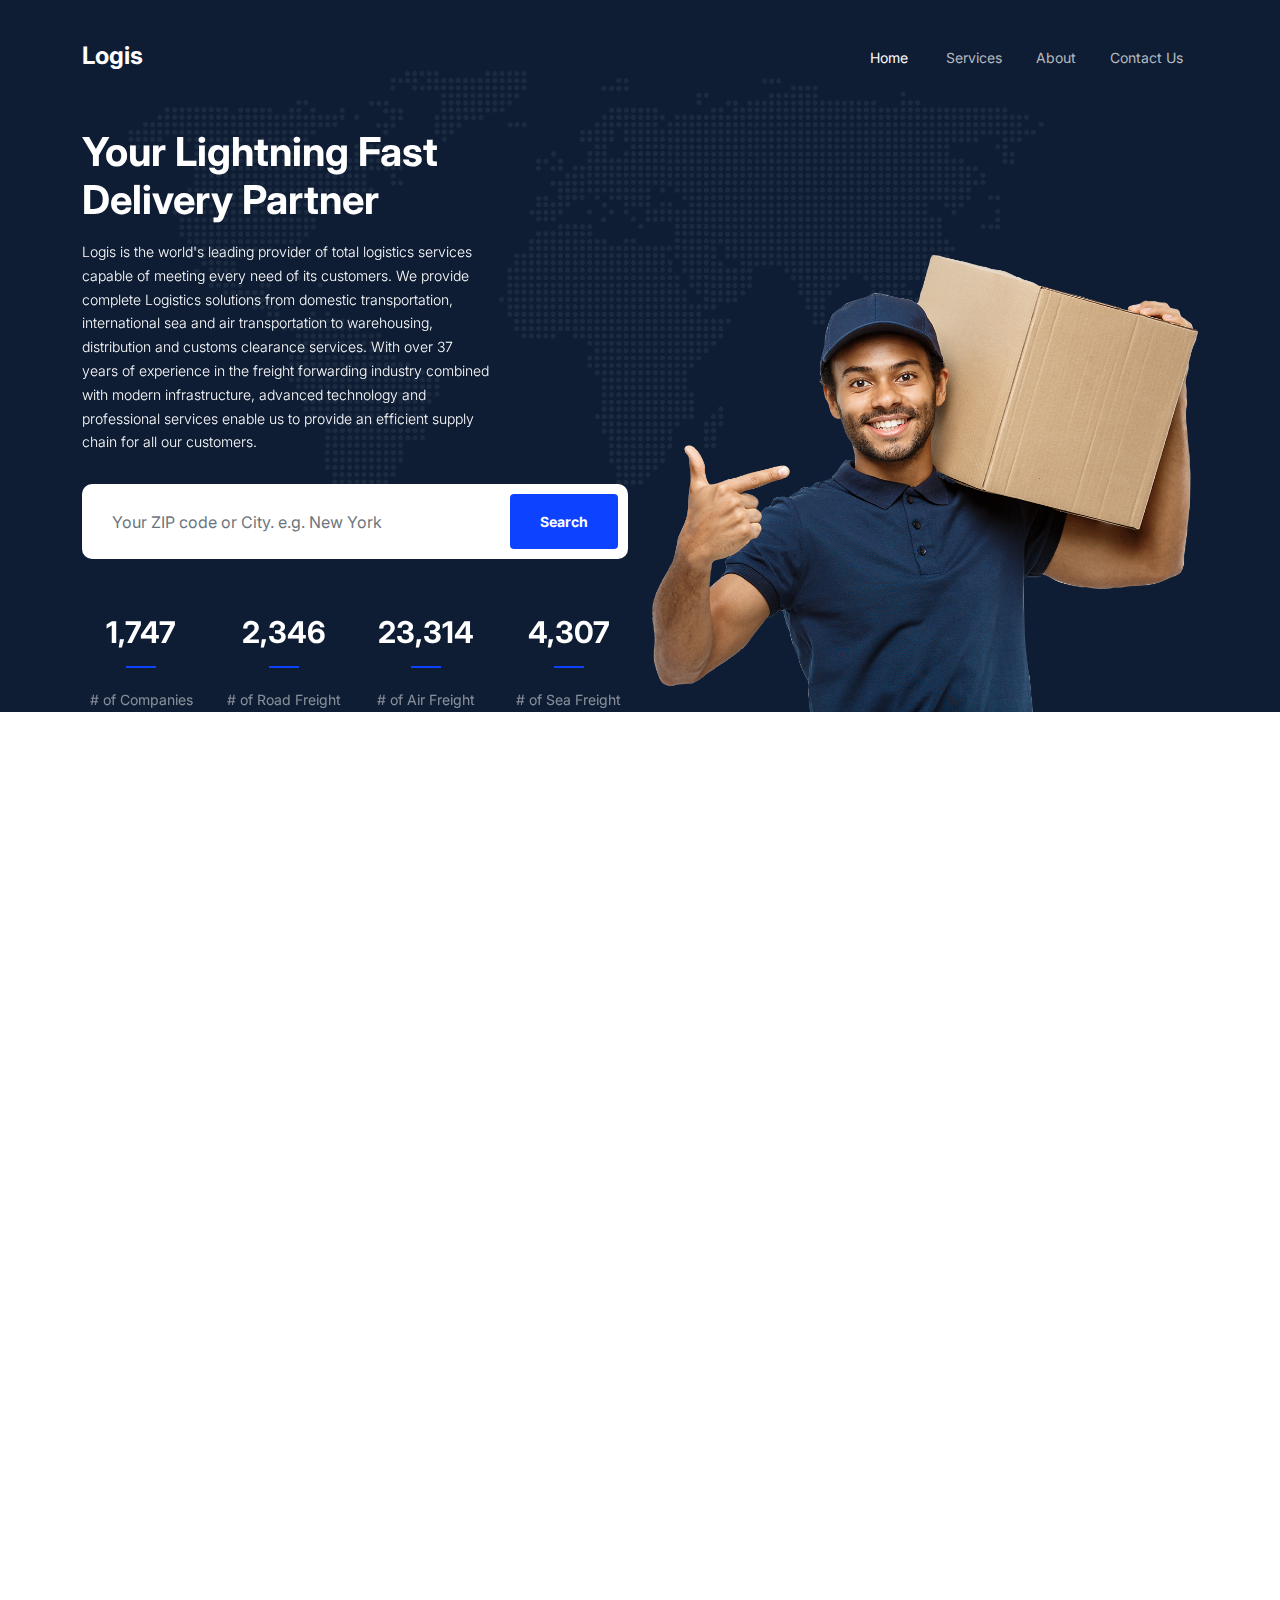
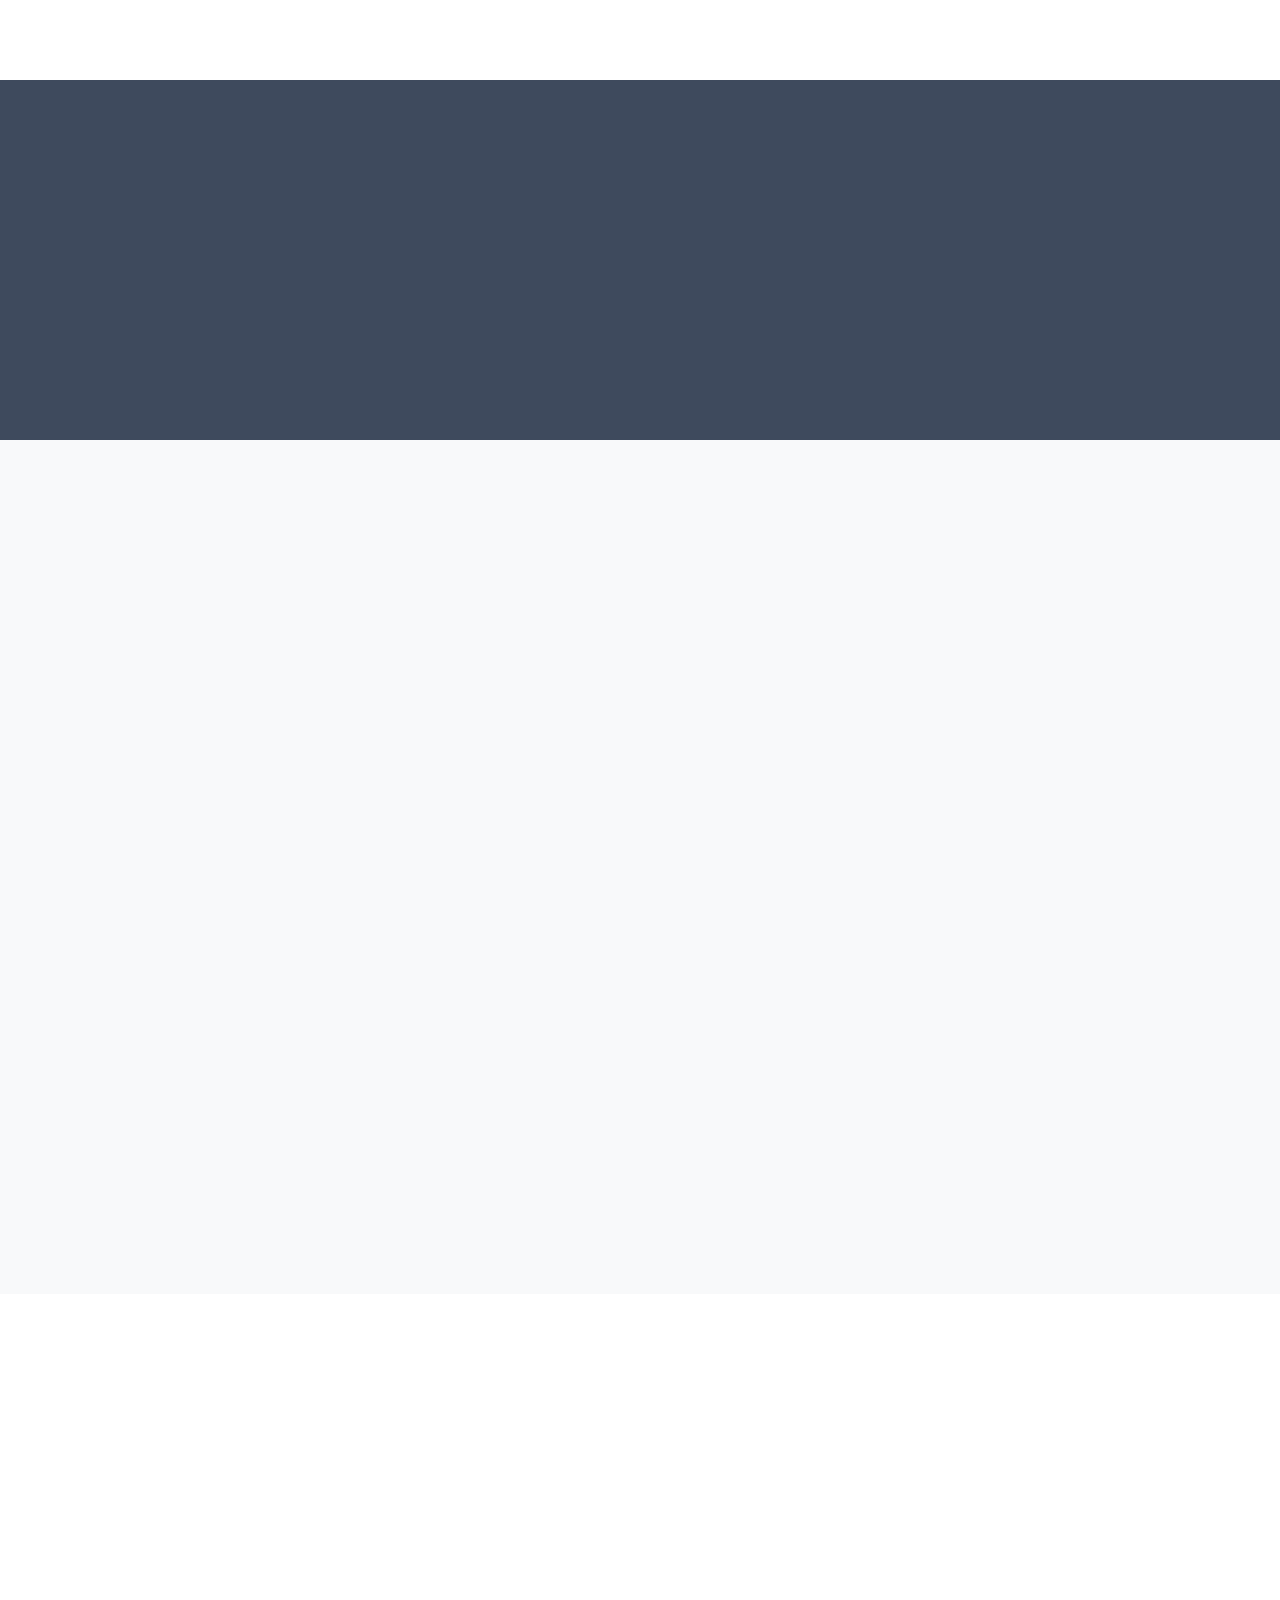
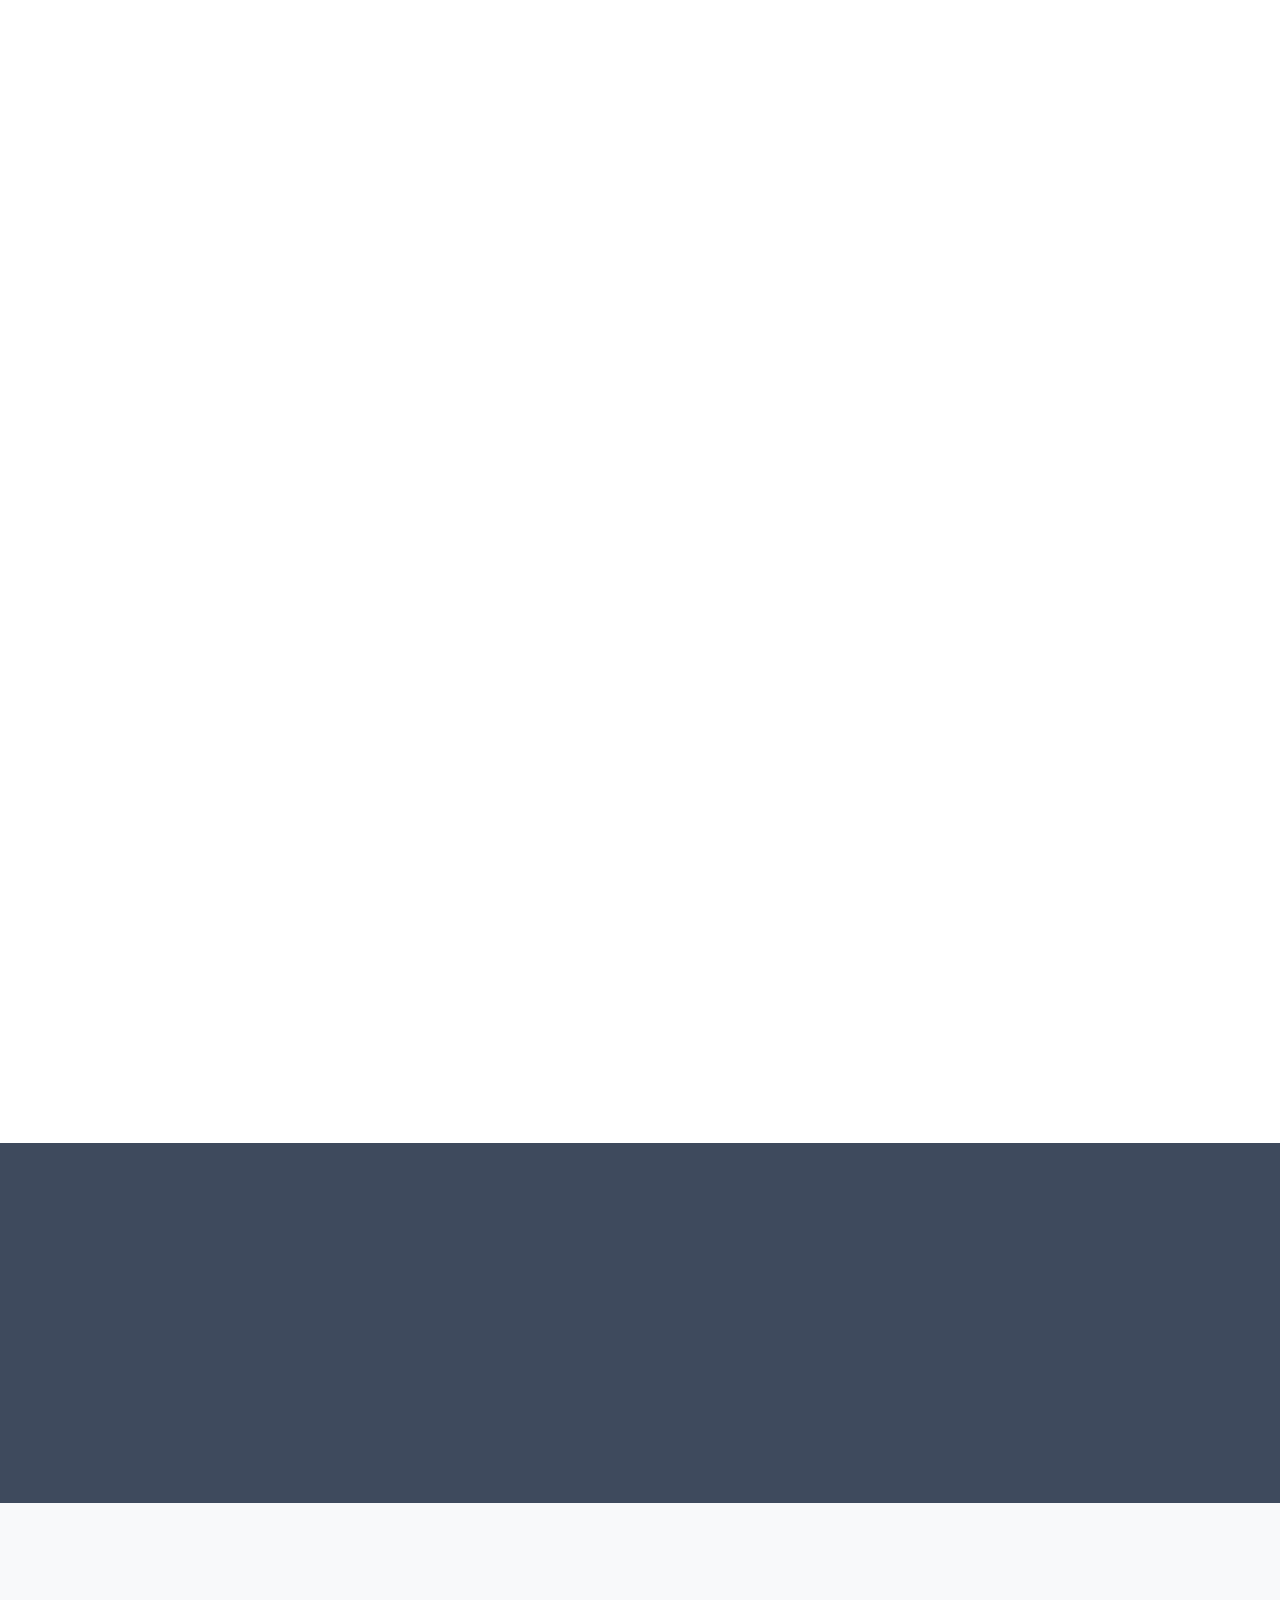
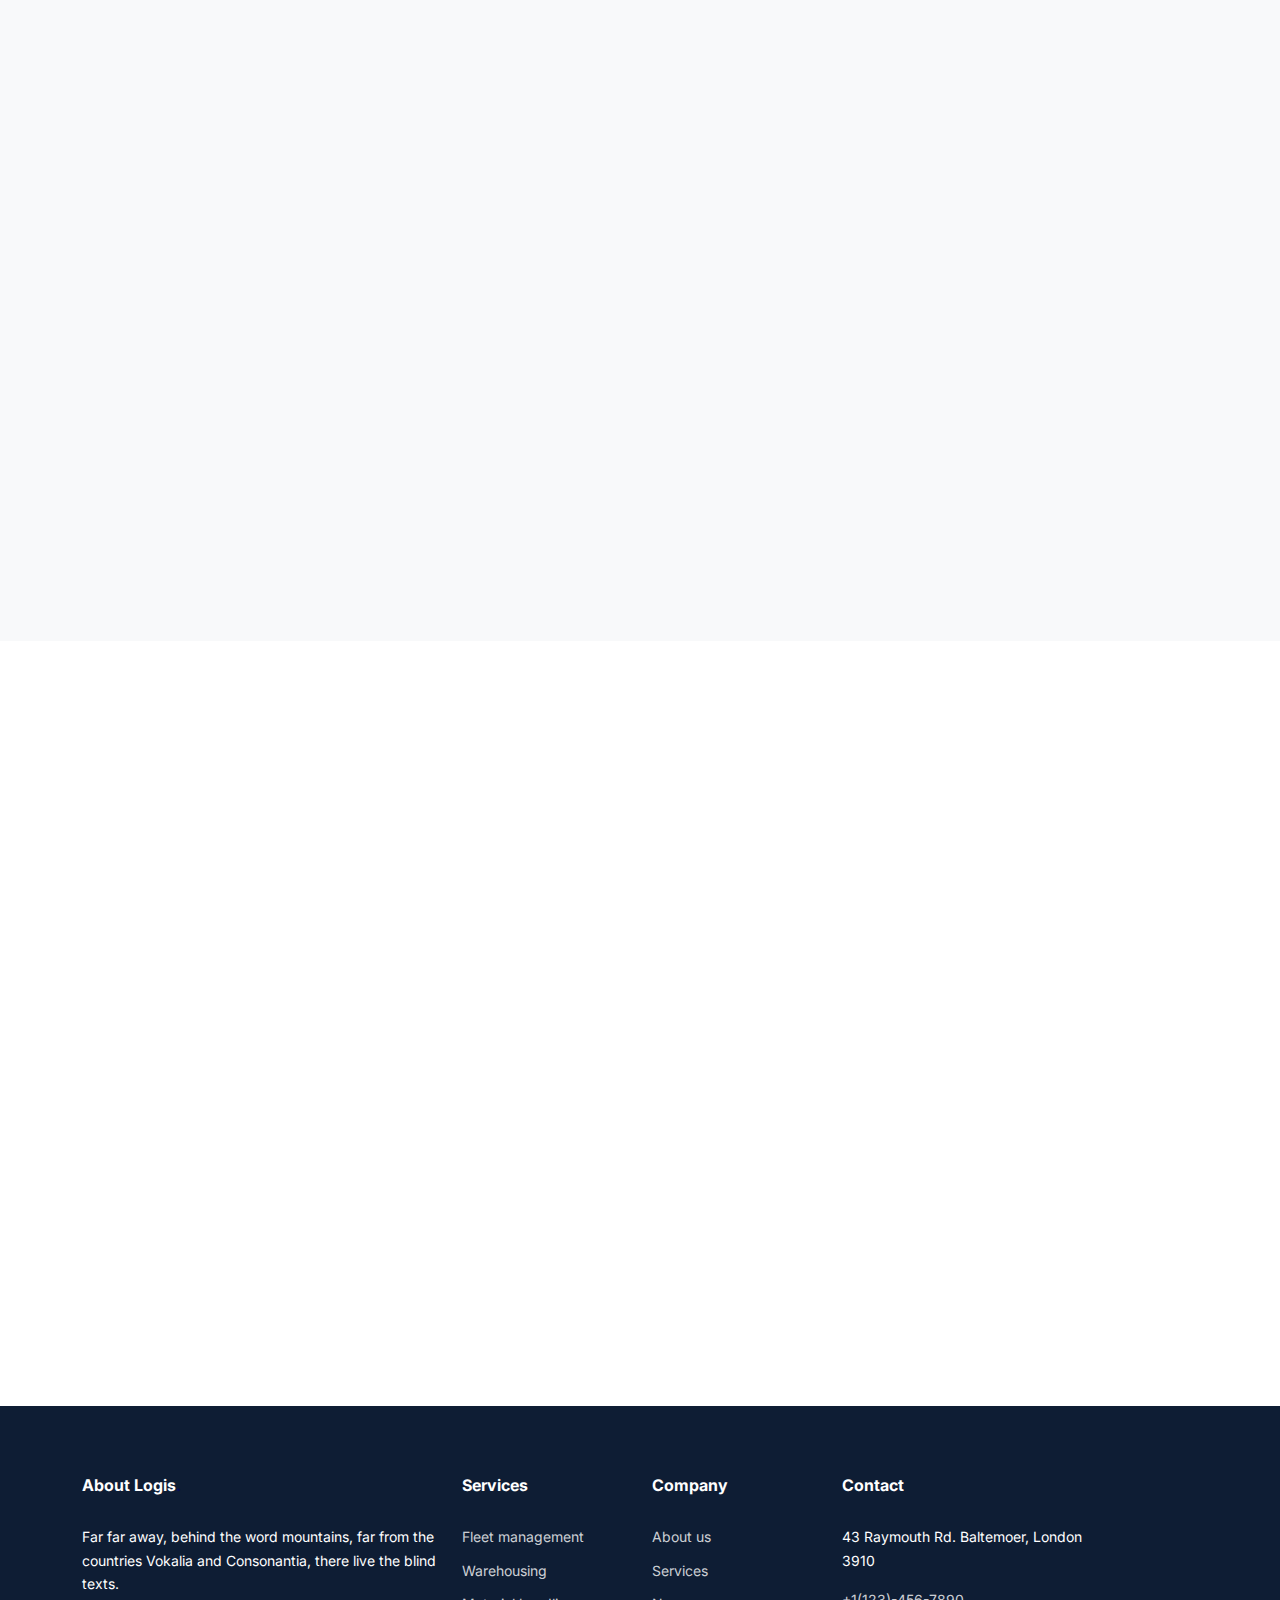
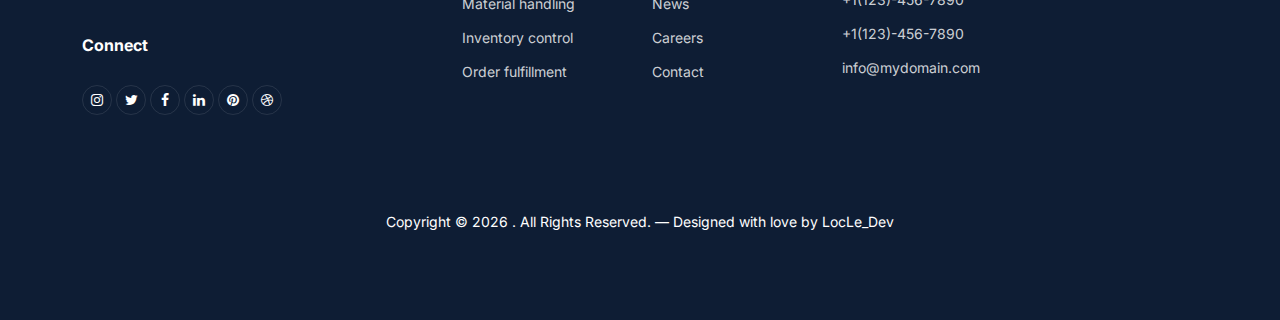
<file: index.html>
<!DOCTYPE html>
<html lang="en">
  <head>
    <meta charset="utf-8" />
    <meta
      name="viewport"
      content="width=device-width, initial-scale=1, shrink-to-fit=no"
    />
    <link rel="shortcut icon" href="favicon.png" />

    <meta name="description" content="" />
    <meta name="keywords" content="bootstrap, bootstrap5" />

    <link rel="preconnect" href="https://fonts.gstatic.com" />
    <link
      href="https://fonts.googleapis.com/css2?family=Inter:wght@300;400;500;600;700"
      rel="stylesheet"
    />

    <link rel="stylesheet" href="fonts/icomoon/style.css" />

    <link rel="stylesheet" href="css/tiny-slider.css" />
    <link rel="stylesheet" href="css/aos.css" />
    <link rel="stylesheet" href="css/glightbox.min.css" />
    <link rel="stylesheet" href="css/style.css" />

    <title>Logis &mdash; Bootstrap 5</title>
  </head>
  <body>
    <div class="site-mobile-menu site-navbar-target">
      <div class="site-mobile-menu-header">
        <div class="site-mobile-menu-close">
          <span class="icofont-close js-menu-toggle"></span>
        </div>
      </div>
      <div class="site-mobile-menu-body"></div>
    </div>

    <nav class="site-nav mt-3">
      <div class="container">
        <div class="site-navigation">
          <a href="index.html" class="logo m-0 float-start">Logis</a>

          <ul
            class="js-clone-nav d-none d-lg-inline-block text-left site-menu float-end"
          >
            <li class="active"><a href="index.html">Home</a></li>
            <li class="has-children"></li>
            <li><a href="services.html">Services</a></li>
            <li><a href="about.html">About</a></li>
            <li><a href="contact.html">Contact Us</a></li>
          </ul>

          <a
            href="#"
            class="burger ml-auto float-right site-menu-toggle js-menu-toggle d-inline-block d-lg-none light"
          >
            <span></span>
          </a>
        </div>
      </div>
    </nav>

    <div class="hero">
      <div class="map">
        <img src="images/world-dotted-map.png" alt="Image" class="img-fluid" />
      </div>
      <div class="container">
        <div class="row">
          <div class="col-lg-6 align-self-center">
            <div class="w-75">
              <h1 class="heading mb-3" data-aos="fade-up">
                Your Lightning Fast
                <span class="d-block">Delivery Partner</span>
              </h1>
              <p class="lead" data-aos="fade-up" data-aos-delay="100">
                Logis is the world's leading provider of total logistics services capable of meeting every need of its customers. We provide complete Logistics solutions from domestic transportation, international sea and air transportation to warehousing, distribution and customs clearance services. With over 37 years of experience in the freight forwarding industry combined with modern infrastructure, advanced technology and professional services enable us to provide an efficient supply chain for all our customers.
              </p>
            </div>
            <form
              action="#"
              class="form-search d-flex align-items-stretch mb-5"
              data-aos="fade-up"
              data-aos-delay="200"
            >
              <input
                type="text"
                class="form-control"
                placeholder="Your ZIP code or City. e.g. New York"
              />
              <button type="submit" class="btn btn-primary">Search</button>
            </form>

            <div class="row section-counter">
              <div
                class="col-6 col-sm-6 col-md-6 col-lg-3"
                data-aos="fade-up"
                data-aos-delay="300"
              >
                <div class="counter-wrap">
                  <span class="number"><span class="countup">2917</span></span>
                  <span class="caption"># of Companies</span>
                </div>
              </div>
              <div
                class="col-6 col-sm-6 col-md-6 col-lg-3"
                data-aos="fade-up"
                data-aos-delay="400"
              >
                <div class="counter-wrap">
                  <span class="number"><span class="countup">3918</span></span>
                  <span class="caption"># of Road Freight</span>
                </div>
              </div>
              <div
                class="col-6 col-sm-6 col-md-6 col-lg-3"
                data-aos="fade-up"
                data-aos-delay="500"
              >
                <div class="counter-wrap">
                  <span class="number"><span class="countup">38928</span></span>
                  <span class="caption"># of Air Freight</span>
                </div>
              </div>
              <div
                class="col-6 col-sm-6 col-md-6 col-lg-3"
                data-aos="fade-up"
                data-aos-delay="600"
              >
                <div class="counter-wrap">
                  <span class="number"><span class="countup">7192</span></span>
                  <span class="caption"># of Sea Freight</span>
                </div>
              </div>
            </div>
          </div>
          <div
            class="col-lg-6 align-self-end"
            data-aos="fade-in"
            data-aos-delay="200"
          >
            <img src="images/delivey-man.png" alt="Image" class="img-fluid" />
          </div>
        </div>
      </div>
    </div>

    <div class="section section-1">
      <div class="container">
        <div class="row">
          <div
            class="col-sm-6 col-md-6 col-lg-4"
            data-aos="fade-up"
            data-aos-delay="0"
          >
            <div class="feature d-flex">
              <div class="icon">
                <img src="images/svg/01.svg" alt="Image" class="img-fluid" />
              </div>
              <div class="text">
                <h3 class="heading">Trucking</h3>
                <p>
                  Far far away, behind the word mountains, far from the
                  countries Vokalia and Consonantia, there live the blind texts.
                </p>
                <p>
                  <a href="#" class="more active dark"
                    >Read more <span class="icon-arrow_forward"></span
                  ></a>
                </p>
              </div>
            </div>
          </div>
          <div
            class="col-sm-6 col-md-6 col-lg-4"
            data-aos="fade-up"
            data-aos-delay="100"
          >
            <div class="feature d-flex">
              <div class="icon">
                <img src="images/svg/02.svg" alt="Image" class="img-fluid" />
              </div>
              <div class="text">
                <h3 class="heading">Packaging</h3>
                <p>
                  Far far away, behind the word mountains, far from the
                  countries Vokalia and Consonantia, there live the blind texts.
                </p>
                <p>
                  <a href="#" class="more active dark"
                    >Read more <span class="icon-arrow_forward"></span
                  ></a>
                </p>
              </div>
            </div>
          </div>
          <div
            class="col-sm-6 col-md-6 col-lg-4"
            data-aos="fade-up"
            data-aos-delay="200"
          >
            <div class="feature d-flex">
              <div class="icon">
                <img src="images/svg/03.svg" alt="Image" class="img-fluid" />
              </div>
              <div class="text">
                <h3 class="heading">Warehousing</h3>
                <p>
                  Far far away, behind the word mountains, far from the
                  countries Vokalia and Consonantia, there live the blind texts.
                </p>
                <p>
                  <a href="#" class="more active dark"
                    >Read more <span class="icon-arrow_forward"></span
                  ></a>
                </p>
              </div>
            </div>
          </div>
        </div>
      </div>
    </div>

    <div class="section pt-0">
      <div class="container">
        <div class="row justify-content-between">
          <div class="col-lg-6 order-lg-2" data-aos="fade-left">
            <a href="https://vimeo.com/342333493" class="video-wrap glightbox">
              <span class="play-wrap"><span class="icon-play"></span></span>
              <img
                src="images/img_3.jpg"
                alt="Image"
                class="img-fluid rounded"
              />
            </a>
          </div>
          <div class="col-lg-5">
            <div class="">
              <span
                class="subheading d-block"
                data-aos="fade-up"
                data-aos-delay="0"
                >Mission</span
              >
              <h2
                class="heading text-black mb-4"
                data-aos="fade-up"
                data-aos-delay="0"
              >
                About Us
              </h2>
              <p class="mb-5" data-aos="fade-up" data-aos-delay="100">
                Far far away, behind the word mountains, far from the countries
                Vokalia and Consonantia, there live the blind texts. Separated
                they live in Bookmarksgrove right at the coast of the Semantics,
                a large language ocean.
              </p>

              <div
                class="feature d-flex mb-5"
                data-aos="fade-up"
                data-aos-delay="200"
              >
                <div class="icon">
                  <img src="images/svg/01.svg" alt="Image" class="img-fluid" />
                </div>
                <div class="text">
                  <h3 class="heading">Delivery</h3>
                  <p>
                    Far far away, behind the word mountains, far from the
                    countries Vokalia and Consonantia, there live the blind
                    texts.
                  </p>
                </div>
              </div>

              <div
                class="feature d-flex"
                data-aos="fade-up"
                data-aos-delay="300"
              >
                <div class="icon">
                  <img src="images/svg/02.svg" alt="Image" class="img-fluid" />
                </div>
                <div class="text">
                  <h3 class="heading">Safety Package</h3>
                  <p>
                    Far far away, behind the word mountains, far from the
                    countries Vokalia and Consonantia, there live the blind
                    texts.
                  </p>
                </div>
              </div>
            </div>
          </div>
        </div>
      </div>
    </div>

    <div
      class="section pt-0 bg-img py-5 overlay"
      style="background-image: url('images/img_4.jpg')"
    >
      <div class="container">
        <div class="row align-items-center justify-content-center text-center">
          <div class="col-lg-6">
            <h2 class="text-white mb-2" data-aos="fade-up" data-aos-delay="0">
              Take the hassle out of your delivery
            </h2>
            <p class="text-white mb-4" data-aos="fade-up" data-aos-delay="100">
              Far far away, behind the word mountains, far from the countries
              Vokalia and Consonantia, there live the blind texts.
            </p>
            <p>
              <a
                href="#"
                class="btn btn-secondary"
                data-aos="fade-up"
                data-aos-delay="200"
                >Get started</a
              >
            </p>
          </div>
        </div>
      </div>
    </div>
    <!-- /.untree_co-section -->

    <div class="section bg-light">
      <div class="container">
        <div class="row justify-content-center" data-aos="fade-up">
          <div class="col-lg-5 text-center heading-section mb-5">
            <h2 class="heading mb-2">Pricing Table</h2>
            <p>
              Far far away, behind the word mountains, far from the countries
              Vokalia and Consonantia, there live the blind texts.
            </p>
          </div>
        </div>
        <div class="row">
          <div
            class="col-12 col-sm-6 col-md-6 col-lg-4"
            data-aos="fade-up"
            data-aos-delay=""
          >
            <div class="pricing">
              <h3 class="text-center text-black">Basic</h3>
              <div class="price text-center mb-4">
                <span><span>$47</span> / year</span>
              </div>
              <ul class="list-unstyled mb-5">
                <li>Officia quaerat eaque neque</li>
                <li>Possimus aut consequuntur incidunt</li>
                <li class="remove">Lorem ipsum dolor sit amet</li>
                <li class="remove">Consectetur adipisicing elit</li>
                <li class="remove">Dolorum esse odio quas architecto sint</li>
              </ul>
              <p class="text-center">
                <a href="#" class="btn btn-block btn-primary">Buy Now</a>
              </p>
            </div>
          </div>
          <div
            class="col-12 col-sm-6 col-md-6 col-lg-4 pro"
            data-aos="fade-up"
            data-aos-delay="100"
          >
            <div class="pricing">
              <h3 class="text-center">Premium</h3>
              <div class="price text-center mb-4">
                <span><span>$250</span> / year</span>
              </div>
              <ul class="list-unstyled mb-5">
                <li>Officia quaerat eaque neque</li>
                <li>Possimus aut consequuntur incidunt</li>
                <li>Lorem ipsum dolor sit amet</li>
                <li>Consectetur adipisicing elit</li>
                <li class="remove">Dolorum esse odio quas architecto sint</li>
              </ul>
              <p class="text-center">
                <a href="#" class="btn btn-block btn-primary">Buy Now</a>
              </p>
            </div>
          </div>
          <div
            class="col-12 col-sm-6 col-md-6 col-lg-4"
            data-aos="fade-up"
            data-aos-delay="200"
          >
            <div class="pricing">
              <h3 class="text-center">Professional</h3>
              <div class="price text-center mb-4">
                <span><span>$850</span> / year</span>
              </div>
              <ul class="list-unstyled mb-5">
                <li>Officia quaerat eaque neque</li>
                <li>Possimus aut consequuntur incidunt</li>
                <li>Lorem ipsum dolor sit amet</li>
                <li>Consectetur adipisicing elit</li>
                <li>Dolorum esse odio quas architecto sint</li>
              </ul>
              <p class="text-center">
                <a href="#" class="btn btn-block btn-primary">Buy Now</a>
              </p>
            </div>
          </div>
        </div>
      </div>
    </div>

    <div class="section">
      <div class="container">
        <div class="row align-items-center justify-content-between mb-4">
          <div class="col-lg-6 mb-3" data-aos="fade-up">
            <img src="images/img_1.jpg" alt="Image" class="img-fluid rounded" />
          </div>
          <div class="col-lg-5" data-aos="fade-up" data-aos-delay="200">
            <h2 class="text-primary heading mb-4">
              Inbound and Outbound Transportation Management
            </h2>
            <p>
              Far far away, behind the word mountains, far from the countries
              Vokalia and Consonantia, there live the blind texts. Separated
              they live in Bookmarksgrove right at the coast of the Semantics, a
              large language ocean.
            </p>
            <ul class="mb-4 list-unstyled custom-ul">
              <li>Inbound and outbound transportation</li>
              <li>Fleet management</li>
              <li>Warehousing</li>
              <li>Materials handling</li>
            </ul>
            <p>
              <a
                href="#"
                class="btn btn-secondary"
                data-aos="fade-up"
                data-aos-delay="0"
                >Get started</a
              >
            </p>
          </div>
        </div>

        <div class="row align-items-center justify-content-between mb-4">
          <div
            class="col-lg-6 mb-3 order-lg-2"
            data-aos="fade-up"
            data-aos-delay="300"
          >
            <img src="images/img_2.jpg" alt="Image" class="img-fluid rounded" />
          </div>
          <div
            class="col-lg-5 order-lg-1"
            data-aos="fade-up"
            data-aos-delay="400"
          >
            <h2 class="text-primary heading mb-4">Materials Handling</h2>
            <p>
              Far far away, behind the word mountains, far from the countries
              Vokalia and Consonantia, there live the blind texts. Separated
              they live in Bookmarksgrove right at the coast of the Semantics, a
              large language ocean.
            </p>
            <ul class="mb-4 list-unstyled custom-ul">
              <li>Inbound and outbound transportation</li>
              <li>Fleet management</li>
              <li>Warehousing</li>
              <li>Materials handling</li>
            </ul>
            <p>
              <a
                href="#"
                class="btn btn-secondary"
                data-aos="fade-up"
                data-aos-delay="0"
                >Get started</a
              >
            </p>
          </div>
        </div>
        <div class="row align-items-center justify-content-between mb-4">
          <div class="col-lg-6 mb-3" data-aos="fade-up">
            <img src="images/img_3.jpg" alt="Image" class="img-fluid rounded" />
          </div>
          <div class="col-lg-5" data-aos="fade-up" data-aos-delay="200">
            <h2 class="text-primary heading mb-4">Inventory Control</h2>
            <p>
              Far far away, behind the word mountains, far from the countries
              Vokalia and Consonantia, there live the blind texts. Separated
              they live in Bookmarksgrove right at the coast of the Semantics, a
              large language ocean.
            </p>
            <ul class="mb-4 list-unstyled custom-ul">
              <li>Inbound and outbound transportation</li>
              <li>Fleet management</li>
              <li>Warehousing</li>
              <li>Materials handling</li>
            </ul>
            <p>
              <a
                href="#"
                class="btn btn-secondary"
                data-aos="fade-up"
                data-aos-delay="0"
                >Get started</a
              >
            </p>
          </div>
        </div>
      </div>
    </div>

    <div
      class="section pt-0 bg-img py-5 overlay"
      style="background-image: url('images/img_1.jpg')"
    >
      <div class="container">
        <div class="row align-items-center justify-content-center text-center">
          <div class="col-lg-6">
            <h2 class="text-white mb-2" data-aos="fade-up" data-aos-delay="0">
              Your trusted deliver partner
            </h2>
            <p class="text-white mb-4" data-aos="fade-up" data-aos-delay="100">
              Far far away, behind the word mountains, far from the countries
              Vokalia and Consonantia, there live the blind texts.
            </p>
            <p>
              <a
                href="#"
                class="btn btn-secondary"
                data-aos="fade-up"
                data-aos-delay="200"
                >Get started</a
              >
            </p>
          </div>
        </div>
      </div>
    </div>
    <!-- /.untree_co-section -->

    <div class="section bg-light">
      <div class="container">
        <div class="row justify-content-between">
          <div class="col-lg-5" data-aos="fade-up">
            <span class="subheading d-block">Testimonials</span>
            <h2 class="heading mb-5">Happy Customer</h2>

            <div class="testimonial-slide-wrap">
              <div class="testimonial-slide">
                <div class="item">
                  <blockquote class="block-testimonial">
                    <div class="author">
                      <img src="images/person_1.jpg" />
                      <h3>John Doe</h3>
                      <p class="position">CEO, Founder</p>
                    </div>
                    <p>
                      &ldquo;Far far away, behind the word mountains, far from
                      the countries Vokalia and Consonantia, there live the
                      blind texts. Separated they live in Bookmarksgrove right
                      at the coast of the Semantics, a large language
                      ocean.&rdquo;
                    </p>
                  </blockquote>
                </div>

                <div class="item">
                  <blockquote class="block-testimonial">
                    <div class="author">
                      <img src="images/person_2.jpg" />
                      <h3>James Woodland</h3>
                      <p class="position">Designer at Facebook</p>
                    </div>
                    <p>
                      &ldquo;When she reached the first hills of the Italic
                      Mountains, she had a last view back on the skyline of her
                      hometown Bookmarksgrove, the headline of Alphabet Village
                      and the subline of her own road, the Line Lane. Pityful a
                      rethoric question ran over her cheek, then she continued
                      her way.&rdquo;
                    </p>
                  </blockquote>
                </div>

                <div class="item">
                  <blockquote class="block-testimonial">
                    <div class="author">
                      <img src="images/person_3.jpg" />
                      <h3>Rob Smith</h3>
                      <p class="position">Product Designer at Twitter</p>
                    </div>
                    <p>
                      &ldquo;A small river named Duden flows by their place and
                      supplies it with the necessary regelialia. It is a
                      paradisematic country, in which roasted parts of sentences
                      fly into your mouth.&rdquo;
                    </p>
                  </blockquote>
                </div>
              </div>

              <div id="prevnext-testimonial">
                <span class="prev"
                  ><span class="icon-keyboard_arrow_left"></span
                ></span>
                <span class="next"
                  ><span class="icon-keyboard_arrow_right"></span
                ></span>
              </div>
            </div>
          </div>
          <div class="col-lg-6" data-aos="fade-up" data-aos-delay="100">
            <span class="subheading d-block">Why Us</span>
            <h2 class="heading mb-5">Why Choose Us</h2>

            <div class="custom-accordion" id="accordion_1">
              <div class="accordion-item">
                <h2 class="mb-0">
                  <button
                    class="btn btn-link"
                    type="button"
                    data-bs-toggle="collapse"
                    data-bs-target="#collapseOne"
                    aria-expanded="true"
                    aria-controls="collapseOne"
                  >
                    Easily Find Logistics
                  </button>
                </h2>

                <div
                  id="collapseOne"
                  class="collapse show"
                  aria-labelledby="headingOne"
                  data-bs-parent="#accordion_1"
                >
                  <div class="accordion-body">
                    <div class="d-flex">
                      <div>
                        <p>
                          Far far away, behind the word mountains, far from the
                          countries Vokalia and Consonantia, there live the
                          blind texts.
                        </p>
                        <p>
                          Separated they live in Bookmarksgrove right at the
                          coast of the Semantics, a large language ocean.
                        </p>
                      </div>
                    </div>
                  </div>
                </div>
              </div>
              <!-- .accordion-item -->

              <div class="accordion-item">
                <h2 class="mb-0">
                  <button
                    class="btn btn-link collapsed"
                    type="button"
                    data-bs-toggle="collapse"
                    data-bs-target="#collapseTwo"
                    aria-expanded="false"
                    aria-controls="collapseTwo"
                  >
                    Delivering Results for Industry Leaders
                  </button>
                </h2>
                <div
                  id="collapseTwo"
                  class="collapse"
                  aria-labelledby="headingTwo"
                  data-bs-parent="#accordion_1"
                >
                  <div class="accordion-body">
                    <div class="d-flex">
                      <div>
                        <p>
                          Far far away, behind the word mountains, far from the
                          countries Vokalia and Consonantia, there live the
                          blind texts.
                        </p>
                        <p>
                          Separated they live in Bookmarksgrove right at the
                          coast of the Semantics, a large language ocean.
                        </p>
                      </div>
                    </div>
                  </div>
                </div>
              </div>
              <!-- .accordion-item -->
              <div class="accordion-item">
                <h2 class="mb-0">
                  <button
                    class="btn btn-link collapsed"
                    type="button"
                    data-bs-toggle="collapse"
                    data-bs-target="#collapseThree"
                    aria-expanded="false"
                    aria-controls="collapseThree"
                  >
                    Fast and Secure Transportation
                  </button>
                </h2>

                <div
                  id="collapseThree"
                  class="collapse"
                  aria-labelledby="headingThree"
                  data-bs-parent="#accordion_1"
                >
                  <div class="accordion-body">
                    <div class="d-flex">
                      <div>
                        <p>
                          When she reached the first hills of the Italic
                          Mountains, she had a last view back on the skyline of
                          her hometown Bookmarksgrove, the headline of Alphabet
                          Village and the subline of her own road, the Line
                          Lane.
                        </p>
                        <p>
                          Pityful a rethoric question ran over her cheek, then
                          she continued her way.
                        </p>
                      </div>
                    </div>
                  </div>
                </div>
              </div>
              <!-- .accordion-item -->
            </div>
          </div>
        </div>
      </div>
    </div>

    <div class="section">
      <div class="container">
        <div class="row mb-5 text-center" data-aos="fade-up">
          <span class="subheading d-block">News</span>
          <h2 class="heading">Latest News</h2>
        </div>
        <div class="row">
          <div
            class="col-sm-6 col-md-6 col-lg-3 blog-entry"
            data-aos="fade-up"
            data-aos-delay="100"
          >
            <a href="#" class="media-thumb rounded">
              <img src="images/img_3.jpg" alt="Image" class="img-fluid" />
            </a>
            <h3 class="post-title mb-0">
              <a href="#">Far far away, behind the word mountains</a>
            </h3>
            <span class="meta d-block mb-3">Aug 20, 2020</span>

            <p class="text-black-50">
              When she reached the first hills of the Italic Mountains, she had
              a last view back on the skyline of her hometown Bookmarksgrove,
            </p>
            <p>
              <a href="#" class="more active dark"
                >Read more <span class="icon-arrow_forward"></span
              ></a>
            </p>
          </div>
          <div
            class="col-sm-6 col-md-6 col-lg-3 blog-entry"
            data-aos="fade-up"
            data-aos-delay="200"
          >
            <a href="#" class="media-thumb rounded">
              <img src="images/img_1.jpg" alt="Image" class="img-fluid" />
            </a>
            <h3 class="post-title mb-0">
              <a href="#">Far far away, behind the word mountains</a>
            </h3>
            <span class="meta d-block mb-3">Aug 20, 2020</span>

            <p class="text-black-50">
              When she reached the first hills of the Italic Mountains, she had
              a last view back on the skyline of her hometown Bookmarksgrove,
            </p>
            <p>
              <a href="#" class="more active dark"
                >Read more <span class="icon-arrow_forward"></span
              ></a>
            </p>
          </div>
          <div
            class="col-sm-6 col-md-6 col-lg-3 blog-entry"
            data-aos="fade-up"
            data-aos-delay="300"
          >
            <a href="#" class="media-thumb rounded">
              <img src="images/img_2.jpg" alt="Image" class="img-fluid" />
            </a>
            <h3 class="post-title mb-0">
              <a href="#">Far far away, behind the word mountains</a>
            </h3>
            <span class="meta d-block mb-3">Aug 20, 2020</span>

            <p class="text-black-50">
              When she reached the first hills of the Italic Mountains, she had
              a last view back on the skyline of her hometown Bookmarksgrove,
            </p>
            <p>
              <a href="#" class="more active dark"
                >Read more <span class="icon-arrow_forward"></span
              ></a>
            </p>
          </div>
          <div
            class="col-sm-6 col-md-6 col-lg-3 blog-entry"
            data-aos="fade-up"
            data-aos-delay="400"
          >
            <a href="#" class="media-thumb rounded">
              <img src="images/img_3.jpg" alt="Image" class="img-fluid" />
            </a>
            <h3 class="post-title mb-0">
              <a href="#">Far far away, behind the word mountains</a>
            </h3>
            <span class="meta d-block mb-3">Aug 20, 2020</span>

            <p class="text-black-50">
              When she reached the first hills of the Italic Mountains, she had
              a last view back on the skyline of her hometown Bookmarksgrove,
            </p>
            <p>
              <a href="#" class="more active dark"
                >Read more <span class="icon-arrow_forward"></span
              ></a>
            </p>
          </div>
        </div>
      </div>
    </div>

    <div class="site-footer">
      <div class="container">
        <div class="row">
          <div class="col-lg-4">
            <div class="widget">
              <h3>About Logis<span class="text-primary">.</span></h3>
              <p>
                Far far away, behind the word mountains, far from the countries
                Vokalia and Consonantia, there live the blind texts.
              </p>
            </div>
            <!-- /.widget -->
            <div class="widget">
              <h3>Connect</h3>
              <ul class="list-unstyled social">
                <li>
                  <a href="#"><span class="icon-instagram"></span></a>
                </li>
                <li>
                  <a href="#"><span class="icon-twitter"></span></a>
                </li>
                <li>
                  <a href="#"><span class="icon-facebook"></span></a>
                </li>
                <li>
                  <a href="#"><span class="icon-linkedin"></span></a>
                </li>
                <li>
                  <a href="#"><span class="icon-pinterest"></span></a>
                </li>
                <li>
                  <a href="#"><span class="icon-dribbble"></span></a>
                </li>
              </ul>
            </div>
            <!-- /.widget -->
          </div>
          <!-- /.col-lg-3 -->

          <div class="col-lg-2 ml-auto">
            <div class="widget">
              <h3>Services</h3>
              <ul class="list-unstyled float-left links">
                <li><a href="#">Fleet management</a></li>
                <li><a href="#">Warehousing</a></li>
                <li><a href="#">Material handling</a></li>
                <li><a href="#">Inventory control</a></li>
                <li><a href="#">Order fulfillment</a></li>
              </ul>
            </div>
            <!-- /.widget -->
          </div>
          <!-- /.col-lg-3 -->

          <div class="col-lg-2">
            <div class="widget">
              <h3>Company</h3>
              <ul class="list-unstyled float-left links">
                <li><a href="#">About us</a></li>
                <li><a href="#">Services</a></li>
                <li><a href="#">News</a></li>
                <li><a href="#">Careers</a></li>
                <li><a href="#">Contact</a></li>
              </ul>
            </div>
            <!-- /.widget -->
          </div>
          <!-- /.col-lg-3 -->

          <div class="col-lg-3">
            <div class="widget">
              <h3>Contact</h3>
              <address>43 Raymouth Rd. Baltemoer, London 3910</address>
              <ul class="list-unstyled links mb-4">
                <li><a href="tel://11234567890">+1(123)-456-7890</a></li>
                <li><a href="tel://11234567890">+1(123)-456-7890</a></li>
                <li>
                  <a href="mailto:info@mydomain.com">info@mydomain.com</a>
                </li>
              </ul>
            </div>
            <!-- /.widget -->
          </div>
          <!-- /.col-lg-3 -->
        </div>
        <!-- /.row -->

        <div class="row mt-5">
          <div class="col-12 text-center">
            <p class="copyright">
              Copyright &copy;
              <script>
                document.write(new Date().getFullYear());
              </script>
              . All Rights Reserved. &mdash; Designed with love by
              LocLe_Dev</a>
            </p>
          </div>
        </div>
      </div>
      <!-- /.container -->
    </div>
    <!-- /.site-footer -->

    <!-- Preloader -->
    <div id="overlayer"></div>
    <div class="loader">
      <div class="spinner-border text-primary" role="status">
        <span class="visually-hidden">Loading...</span>
      </div>
    </div>

    <script src="js/bootstrap.bundle.min.js"></script>
    <script src="js/tiny-slider.js"></script>
    <script src="js/aos.js"></script>
    <script src="js/glightbox.min.js"></script>
    <script src="js/navbar.js"></script>
    <script src="js/counter.js"></script>
    <script src="js/custom.js"></script>
  </body>
</html>
</file>
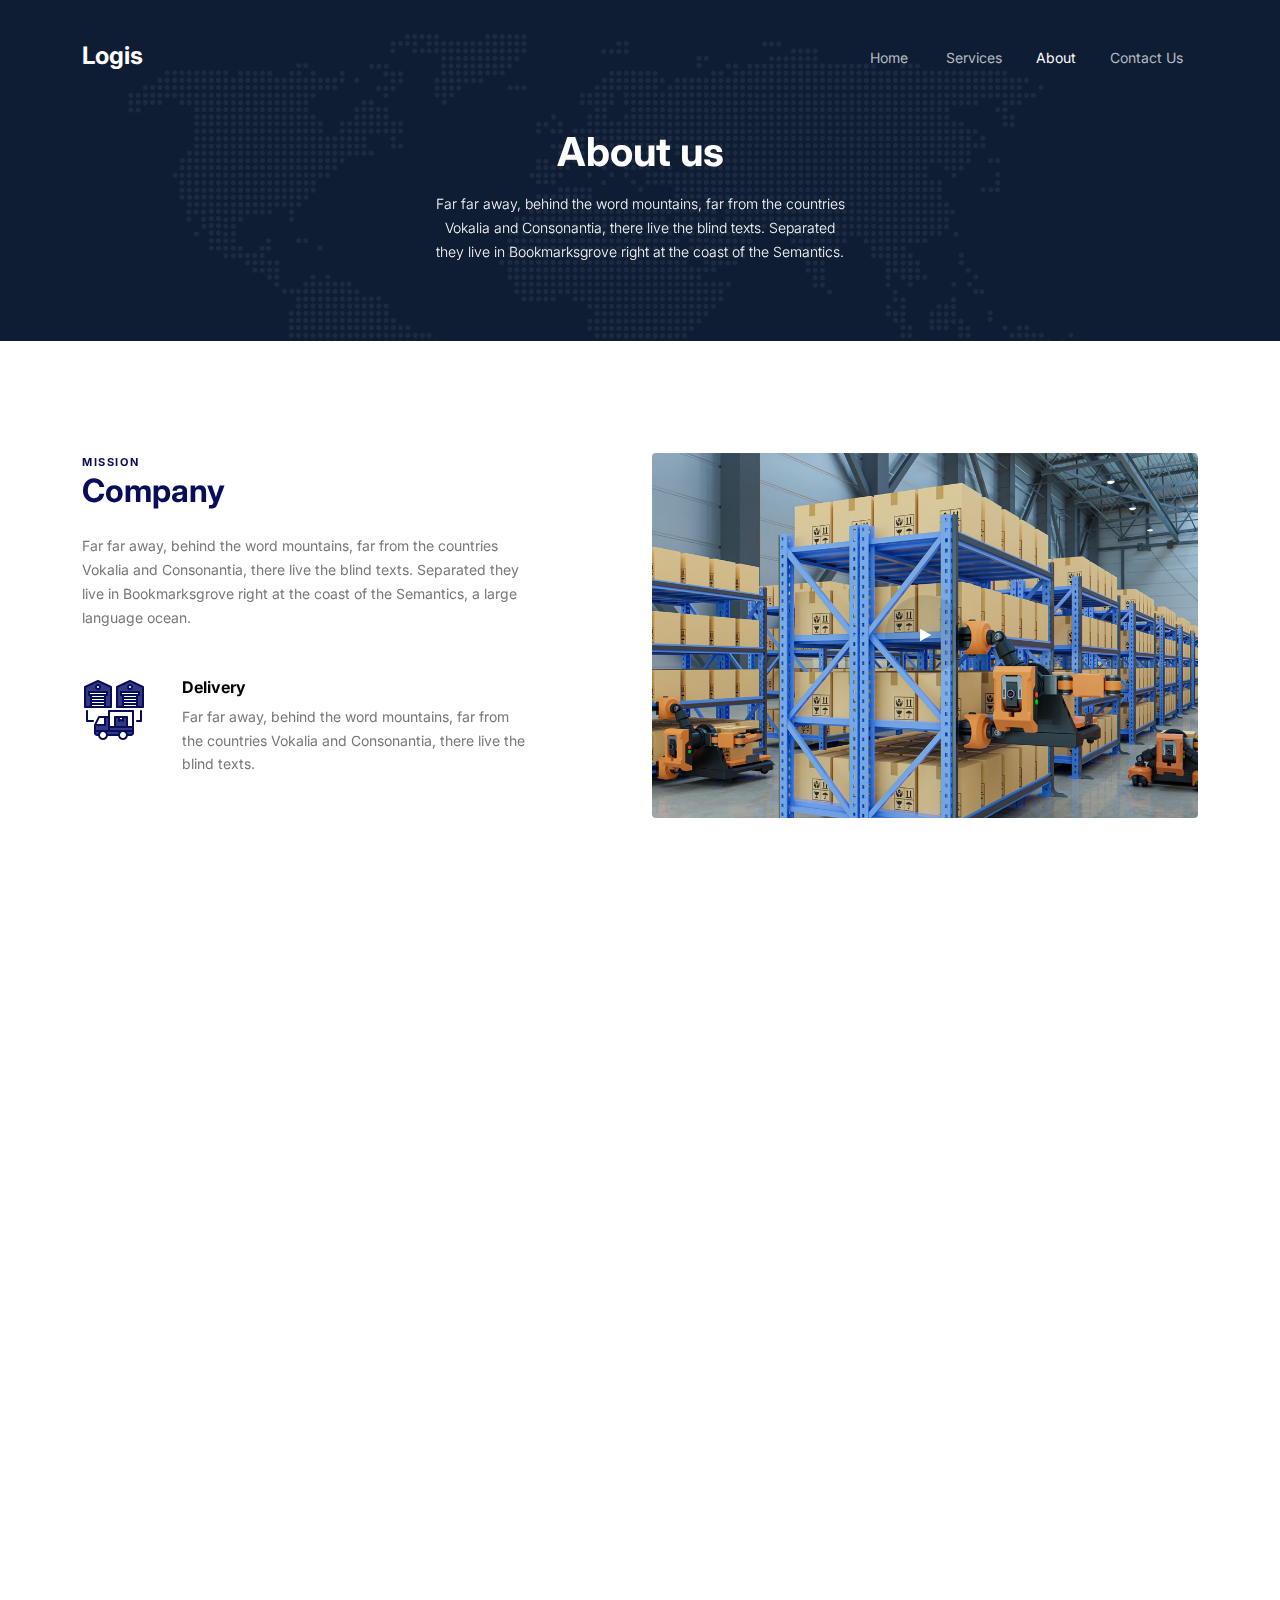
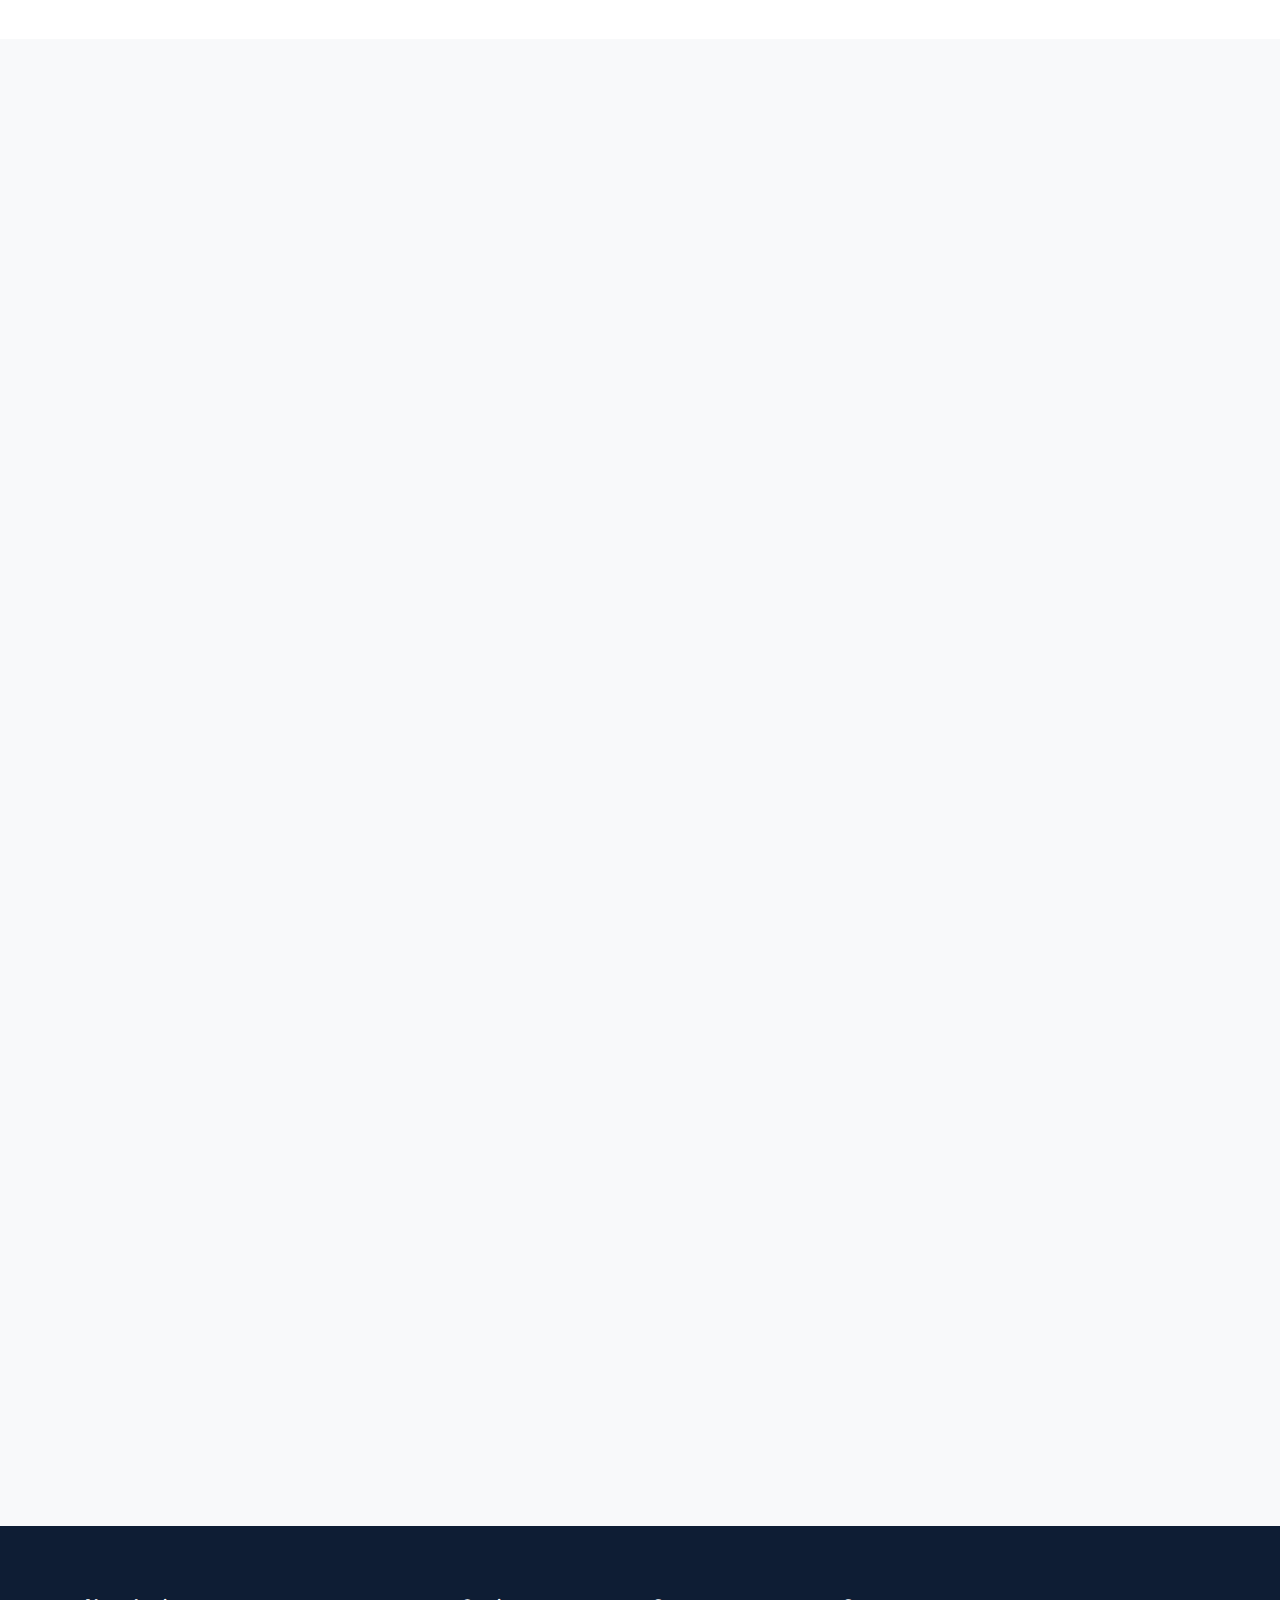
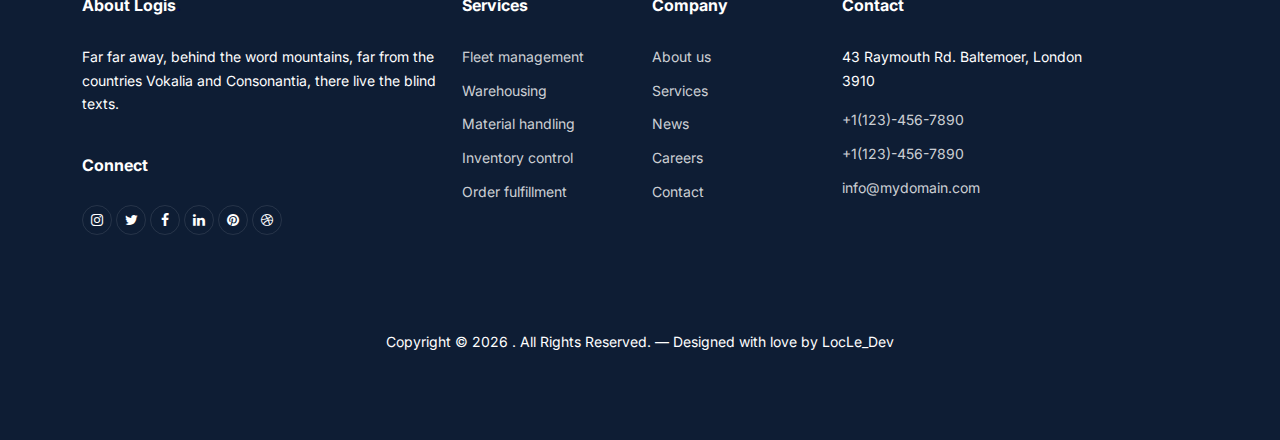
<file: about.html>
<!DOCTYPE html>
<html lang="en">
  <head>
    <meta charset="utf-8" />
    <meta
      name="viewport"
      content="width=device-width, initial-scale=1, shrink-to-fit=no"
    />
    <meta name="author" content="Untree.co" />
    <link rel="shortcut icon" href="favicon.png" />

    <meta name="description" content="" />
    <meta name="keywords" content="bootstrap, bootstrap5" />

    <link rel="preconnect" href="https://fonts.gstatic.com" />
    <link
      href="https://fonts.googleapis.com/css2?family=Inter:wght@300;400;500;600;700"
      rel="stylesheet"
    />

    <link rel="stylesheet" href="fonts/icomoon/style.css" />

    <link rel="stylesheet" href="css/tiny-slider.css" />
    <link rel="stylesheet" href="css/aos.css" />
    <link rel="stylesheet" href="css/glightbox.min.css" />
    <link rel="stylesheet" href="css/style.css" />

    <title>Logis &mdash;  Bootstrap 5 </title>
  </head>
  <body>
    <div class="site-mobile-menu site-navbar-target">
      <div class="site-mobile-menu-header">
        <div class="site-mobile-menu-close">
          <span class="icofont-close js-menu-toggle"></span>
        </div>
      </div>
      <div class="site-mobile-menu-body"></div>
    </div>

    <nav class="site-nav mt-3">
      <div class="container">
        <div class="site-navigation">
          <a href="index.html" class="logo m-0 float-start">Logis</a>

          <ul
            class="js-clone-nav d-none d-lg-inline-block text-left site-menu float-end"
          >
            <li><a href="index.html">Home</a></li>
            <li class="has-children"></li>
            <li><a href="services.html">Services</a></li>
            <li class="active"><a href="about.html">About</a></li>
            <li><a href="contact.html">Contact Us</a></li>
          </ul>

          <a
            href="#"
            class="burger ml-auto float-right site-menu-toggle js-menu-toggle d-inline-block d-lg-none light"
          >
            <span></span>
          </a>
        </div>
      </div>
    </nav>

    <div class="hero">
      <div class="map">
        <img src="images/world-dotted-map.png" alt="Image" class="img-fluid" />
      </div>
      <div class="container">
        <div class="row">
          <div class="col-lg-6 align-self-center mx-auto">
            <div class="w-75 mx-auto text-center pb-5">
              <h1 class="heading mb-3" data-aos="fade-up">About us</h1>
              <p class="lead" data-aos="fade-up" data-aos-delay="100">
                Far far away, behind the word mountains, far from the countries
                Vokalia and Consonantia, there live the blind texts. Separated
                they live in Bookmarksgrove right at the coast of the Semantics.
              </p>
            </div>
          </div>
        </div>
      </div>
    </div>

    <div class="section">
      <div class="container">
        <div class="row justify-content-between">
          <div class="col-lg-6 order-lg-2" data-aos="fade-left">
            <a href="https://vimeo.com/342333493" class="video-wrap glightbox">
              <span class="play-wrap"><span class="icon-play"></span></span>
              <img
                src="images/img_2.jpg"
                alt="Image"
                class="img-fluid rounded"
              />
            </a>
          </div>
          <div class="col-lg-5">
            <div class="">
              <span
                class="subheading d-block"
                data-aos="fade-right"
                data-aos-delay="0"
                >Mission</span
              >
              <h2
                class="heading text-black mb-4"
                data-aos="fade-right"
                data-aos-delay="0"
              >
                Company
              </h2>
              <p class="mb-5" data-aos="fade-right" data-aos-delay="100">
                Far far away, behind the word mountains, far from the countries
                Vokalia and Consonantia, there live the blind texts. Separated
                they live in Bookmarksgrove right at the coast of the Semantics,
                a large language ocean.
              </p>

              <div
                class="feature d-flex mb-5"
                data-aos="fade-right"
                data-aos-delay="200"
              >
                <div class="icon">
                  <img src="images/svg/01.svg" alt="Image" class="img-fluid" />
                </div>
                <div class="text">
                  <h3 class="heading">Delivery</h3>
                  <p>
                    Far far away, behind the word mountains, far from the
                    countries Vokalia and Consonantia, there live the blind
                    texts.
                  </p>
                </div>
              </div>

              <div
                class="feature d-flex"
                data-aos="fade-right"
                data-aos-delay="300"
              >
                <div class="icon">
                  <img src="images/svg/02.svg" alt="Image" class="img-fluid" />
                </div>
                <div class="text">
                  <h3 class="heading">Inventory Control</h3>
                  <p>
                    Far far away, behind the word mountains, far from the
                    countries Vokalia and Consonantia, there live the blind
                    texts.
                  </p>
                </div>
              </div>
            </div>
          </div>
        </div>
      </div>
    </div>

    <div class="section py-5 bg-light" data-aos="fade-up" data-aos-delay="0">
      <div class="container">
        <div class="row section-counter">
          <div
            class="col-6 col-sm-6 col-md-6 col-lg-3"
            data-aos="fade-up"
            data-aos-delay="300"
          >
            <div class="counter-wrap">
              <span class="number"><span class="countup">2917</span></span>
              <span class="caption"># of Companies</span>
            </div>
          </div>
          <div
            class="col-6 col-sm-6 col-md-6 col-lg-3"
            data-aos="fade-up"
            data-aos-delay="400"
          >
            <div class="counter-wrap">
              <span class="number"><span class="countup">3918</span></span>
              <span class="caption"># of Road Freight</span>
            </div>
          </div>
          <div
            class="col-6 col-sm-6 col-md-6 col-lg-3"
            data-aos="fade-up"
            data-aos-delay="500"
          >
            <div class="counter-wrap">
              <span class="number"><span class="countup">38928</span></span>
              <span class="caption"># of Air Freight</span>
            </div>
          </div>
          <div
            class="col-6 col-sm-6 col-md-6 col-lg-3"
            data-aos="fade-up"
            data-aos-delay="600"
          >
            <div class="counter-wrap">
              <span class="number"><span class="countup">7192</span></span>
              <span class="caption"># of Sea Freight</span>
            </div>
          </div>
        </div>
      </div>
    </div>

    <div class="section team-section">
      <div class="container">
        <div class="row mb-5 text-center" data-aos="fade-up">
          <span class="subheading d-block">Awesome Team</span>
          <h2 class="heading">Team</h2>
        </div>
        <div class="row">
          <div class="col-lg-12 mx-auto contents">
            <div class="row">
              <div
                class="col-6 col-sm-6 col-md-6 col-lg-4 mb-4"
                data-aos="fade-up"
                data-aos-delay="0"
                data-aos="fade-up"
                data-aos-delay="0"
              >
                <div class="team">
                  <img
                    src="images/person_1.jpg"
                    alt="Image"
                    class="img-fluid mb-4 team-img"
                  />
                  <h3><a href="#">Raymond Woodward</a></h3>
                  <span class="d-block mb-3">Delivery Manager</span>
                  <p>
                    Separated they live in. Separated they live in
                    Bookmarksgrove right at the coast of the Semantics.
                  </p>
                </div>
              </div>
              <div
                class="col-6 col-sm-6 col-md-6 col-lg-4 mb-4"
                data-aos="fade-up"
                data-aos-delay="100"
              >
                <div class="team">
                  <img
                    src="images/person_2.jpg"
                    alt="Image"
                    class="img-fluid mb-4 team-img"
                  />
                  <h3><a href="#">Edwin Snider</a></h3>
                  <span class="d-block mb-3">Delivery Manager</span>
                  <p>
                    Separated they live in. Separated they live in
                    Bookmarksgrove right at the coast of the Semantics.
                  </p>
                </div>
              </div>
              <div
                class="col-6 col-sm-6 col-md-6 col-lg-4 mb-4"
                data-aos="fade-up"
                data-aos-delay="200"
              >
                <div class="team">
                  <img
                    src="images/person_3.jpg"
                    alt="Image"
                    class="img-fluid mb-4 team-img"
                  />
                  <h3><a href="#">Cedric Davidson</a></h3>
                  <span class="d-block mb-3">Delivery Manager</span>
                  <p>
                    Separated they live in. Separated they live in
                    Bookmarksgrove right at the coast of the Semantics.
                  </p>
                </div>
              </div>

              <div
                class="col-6 col-sm-6 col-md-6 col-lg-4 mb-4"
                data-aos="fade-up"
                data-aos-delay="300"
              >
                <div class="team">
                  <img
                    src="images/person_3.jpg"
                    alt="Image"
                    class="img-fluid mb-4 team-img"
                  />
                  <h3><a href="#">Ulric Poole</a></h3>
                  <span class="d-block mb-3">Delivery Manager</span>
                  <p>
                    Separated they live in. Separated they live in
                    Bookmarksgrove right at the coast of the Semantics.
                  </p>
                </div>
              </div>
              <div
                class="col-6 col-sm-6 col-md-6 col-lg-4 mb-4"
                data-aos="fade-up"
                data-aos-delay="400"
              >
                <div class="team">
                  <img
                    src="images/person_2.jpg"
                    alt="Image"
                    class="img-fluid mb-4 team-img"
                  />
                  <h3><a href="#">Fred Collins</a></h3>
                  <span class="d-block mb-3">Delivery Manager</span>
                  <p>
                    Separated they live in. Separated they live in
                    Bookmarksgrove right at the coast of the Semantics.
                  </p>
                </div>
              </div>
              <div
                class="col-6 col-sm-6 col-md-6 col-lg-4 mb-4"
                data-aos="fade-up"
                data-aos-delay="500"
              >
                <div class="team">
                  <img
                    src="images/person_1.jpg"
                    alt="Image"
                    class="img-fluid mb-4 team-img"
                  />
                  <h3><a href="#">Teddy Motley</a></h3>
                  <span class="d-block mb-3">Delivery Manager</span>
                  <p>
                    Separated they live in. Separated they live in
                    Bookmarksgrove right at the coast of the Semantics.
                  </p>
                </div>
              </div>
            </div>
          </div>
        </div>
      </div>
    </div>

    <div class="section bg-light">
      <div class="container">
        <div class="row justify-content-between">
          <div class="col-lg-5" data-aos="fade-up">
            <span class="subheading d-block">Testimonials</span>
            <h2 class="heading mb-5">Happy Customer</h2>

            <div class="testimonial-slide-wrap">
              <div class="testimonial-slide">
                <div class="item">
                  <blockquote class="block-testimonial">
                    <div class="author">
                      <img src="images/person_1.jpg" />
                      <h3>John Doe</h3>
                      <p class="position">CEO, Founder</p>
                    </div>
                    <p>
                      &ldquo;Far far away, behind the word mountains, far from
                      the countries Vokalia and Consonantia, there live the
                      blind texts. Separated they live in Bookmarksgrove right
                      at the coast of the Semantics, a large language
                      ocean.&rdquo;
                    </p>
                  </blockquote>
                </div>

                <div class="item">
                  <blockquote class="block-testimonial">
                    <div class="author">
                      <img src="images/person_2.jpg" />
                      <h3>James Woodland</h3>
                      <p class="position">Designer at Facebook</p>
                    </div>
                    <p>
                      &ldquo;When she reached the first hills of the Italic
                      Mountains, she had a last view back on the skyline of her
                      hometown Bookmarksgrove, the headline of Alphabet Village
                      and the subline of her own road, the Line Lane. Pityful a
                      rethoric question ran over her cheek, then she continued
                      her way.&rdquo;
                    </p>
                  </blockquote>
                </div>

                <div class="item">
                  <blockquote class="block-testimonial">
                    <div class="author">
                      <img src="images/person_3.jpg" />
                      <h3>Rob Smith</h3>
                      <p class="position">Product Designer at Twitter</p>
                    </div>
                    <p>
                      &ldquo;A small river named Duden flows by their place and
                      supplies it with the necessary regelialia. It is a
                      paradisematic country, in which roasted parts of sentences
                      fly into your mouth.&rdquo;
                    </p>
                  </blockquote>
                </div>
              </div>

              <div id="prevnext-testimonial">
                <span class="prev"
                  ><span class="icon-keyboard_arrow_left"></span
                ></span>
                <span class="next"
                  ><span class="icon-keyboard_arrow_right"></span
                ></span>
              </div>
            </div>
          </div>
          <div class="col-lg-6" data-aos="fade-up" data-aos-delay="100">
            <span class="subheading d-block">Why Us</span>
            <h2 class="heading mb-5">Why Choose Us</h2>

            <div class="custom-accordion" id="accordion_1">
              <div class="accordion-item">
                <h2 class="mb-0">
                  <button
                    class="btn btn-link"
                    type="button"
                    data-bs-toggle="collapse"
                    data-bs-target="#collapseOne"
                    aria-expanded="true"
                    aria-controls="collapseOne"
                  >
                    Easily Find Logistics
                  </button>
                </h2>

                <div
                  id="collapseOne"
                  class="collapse show"
                  aria-labelledby="headingOne"
                  data-bs-parent="#accordion_1"
                >
                  <div class="accordion-body">
                    <div class="d-flex">
                      <div>
                        <p>
                          Far far away, behind the word mountains, far from the
                          countries Vokalia and Consonantia, there live the
                          blind texts.
                        </p>
                        <p>
                          Separated they live in Bookmarksgrove right at the
                          coast of the Semantics, a large language ocean.
                        </p>
                      </div>
                    </div>
                  </div>
                </div>
              </div>
              <!-- .accordion-item -->

              <div class="accordion-item">
                <h2 class="mb-0">
                  <button
                    class="btn btn-link collapsed"
                    type="button"
                    data-bs-toggle="collapse"
                    data-bs-target="#collapseTwo"
                    aria-expanded="false"
                    aria-controls="collapseTwo"
                  >
                    Delivering Results for Industry Leaders
                  </button>
                </h2>
                <div
                  id="collapseTwo"
                  class="collapse"
                  aria-labelledby="headingTwo"
                  data-bs-parent="#accordion_1"
                >
                  <div class="accordion-body">
                    <div class="d-flex">
                      <div>
                        <p>
                          Far far away, behind the word mountains, far from the
                          countries Vokalia and Consonantia, there live the
                          blind texts.
                        </p>
                        <p>
                          Separated they live in Bookmarksgrove right at the
                          coast of the Semantics, a large language ocean.
                        </p>
                      </div>
                    </div>
                  </div>
                </div>
              </div>
              <!-- .accordion-item -->
              <div class="accordion-item">
                <h2 class="mb-0">
                  <button
                    class="btn btn-link collapsed"
                    type="button"
                    data-bs-toggle="collapse"
                    data-bs-target="#collapseThree"
                    aria-expanded="false"
                    aria-controls="collapseThree"
                  >
                    Fast and Secure Transportation
                  </button>
                </h2>

                <div
                  id="collapseThree"
                  class="collapse"
                  aria-labelledby="headingThree"
                  data-bs-parent="#accordion_1"
                >
                  <div class="accordion-body">
                    <div class="d-flex">
                      <div>
                        <p>
                          When she reached the first hills of the Italic
                          Mountains, she had a last view back on the skyline of
                          her hometown Bookmarksgrove, the headline of Alphabet
                          Village and the subline of her own road, the Line
                          Lane.
                        </p>
                        <p>
                          Pityful a rethoric question ran over her cheek, then
                          she continued her way.
                        </p>
                      </div>
                    </div>
                  </div>
                </div>
              </div>
              <!-- .accordion-item -->
            </div>
          </div>
        </div>
      </div>
    </div>

    <div class="site-footer">
      <div class="container">
        <div class="row">
          <div class="col-lg-4">
            <div class="widget">
              <h3>About Logis<span class="text-primary">.</span></h3>
              <p>
                Far far away, behind the word mountains, far from the countries
                Vokalia and Consonantia, there live the blind texts.
              </p>
            </div>
            <!-- /.widget -->
            <div class="widget">
              <h3>Connect</h3>
              <ul class="list-unstyled social">
                <li>
                  <a href="#"><span class="icon-instagram"></span></a>
                </li>
                <li>
                  <a href="#"><span class="icon-twitter"></span></a>
                </li>
                <li>
                  <a href="#"><span class="icon-facebook"></span></a>
                </li>
                <li>
                  <a href="#"><span class="icon-linkedin"></span></a>
                </li>
                <li>
                  <a href="#"><span class="icon-pinterest"></span></a>
                </li>
                <li>
                  <a href="#"><span class="icon-dribbble"></span></a>
                </li>
              </ul>
            </div>
            <!-- /.widget -->
          </div>
          <!-- /.col-lg-3 -->

          <div class="col-lg-2 ml-auto">
            <div class="widget">
              <h3>Services</h3>
              <ul class="list-unstyled float-left links">
                <li><a href="#">Fleet management</a></li>
                <li><a href="#">Warehousing</a></li>
                <li><a href="#">Material handling</a></li>
                <li><a href="#">Inventory control</a></li>
                <li><a href="#">Order fulfillment</a></li>
              </ul>
            </div>
            <!-- /.widget -->
          </div>
          <!-- /.col-lg-3 -->

          <div class="col-lg-2">
            <div class="widget">
              <h3>Company</h3>
              <ul class="list-unstyled float-left links">
                <li><a href="#">About us</a></li>
                <li><a href="#">Services</a></li>
                <li><a href="#">News</a></li>
                <li><a href="#">Careers</a></li>
                <li><a href="#">Contact</a></li>
              </ul>
            </div>
            <!-- /.widget -->
          </div>
          <!-- /.col-lg-3 -->

          <div class="col-lg-3">
            <div class="widget">
              <h3>Contact</h3>
              <address>43 Raymouth Rd. Baltemoer, London 3910</address>
              <ul class="list-unstyled links mb-4">
                <li><a href="tel://11234567890">+1(123)-456-7890</a></li>
                <li><a href="tel://11234567890">+1(123)-456-7890</a></li>
                <li>
                  <a href="mailto:info@mydomain.com">info@mydomain.com</a>
                </li>
              </ul>
            </div>
            <!-- /.widget -->
          </div>
          <!-- /.col-lg-3 -->
        </div>
        <!-- /.row -->

        <div class="row mt-5">
          <div class="col-12 text-center">
            <p class="copyright">
              Copyright &copy;
              <script>
                document.write(new Date().getFullYear());
              </script>
              . All Rights Reserved. &mdash; Designed with love by
              LocLe_Dev</a>
            </p>
          </div>
        </div>
      </div>
      <!-- /.container -->
    </div>
    <!-- /.site-footer -->

    <!-- Preloader -->
    <div id="overlayer"></div>
    <div class="loader">
      <div class="spinner-border text-primary" role="status">
        <span class="visually-hidden">Loading...</span>
      </div>
    </div>

    <script src="js/bootstrap.bundle.min.js"></script>
    <script src="js/tiny-slider.js"></script>
    <script src="js/aos.js"></script>
    <script src="js/glightbox.min.js"></script>
    <script src="js/navbar.js"></script>
    <script src="js/counter.js"></script>
    <script src="js/custom.js"></script>
  </body>
</html>
</file>
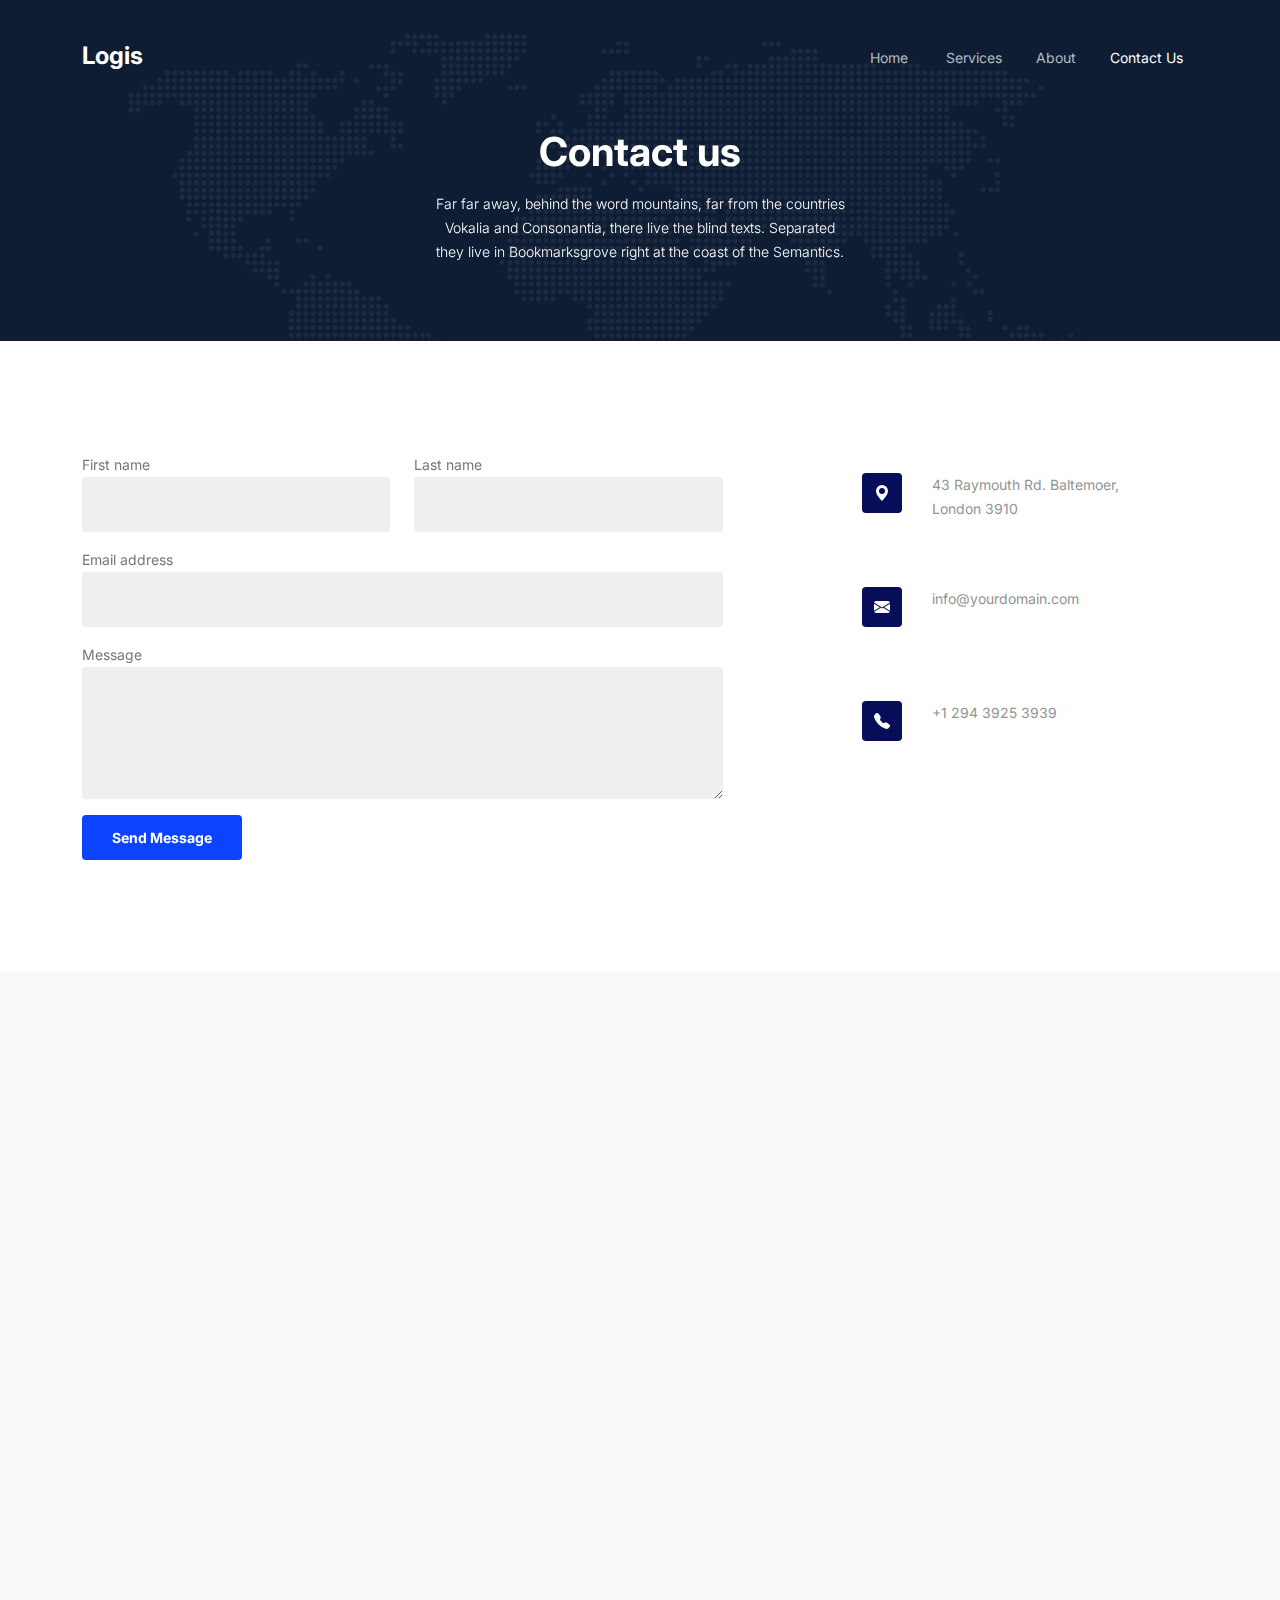
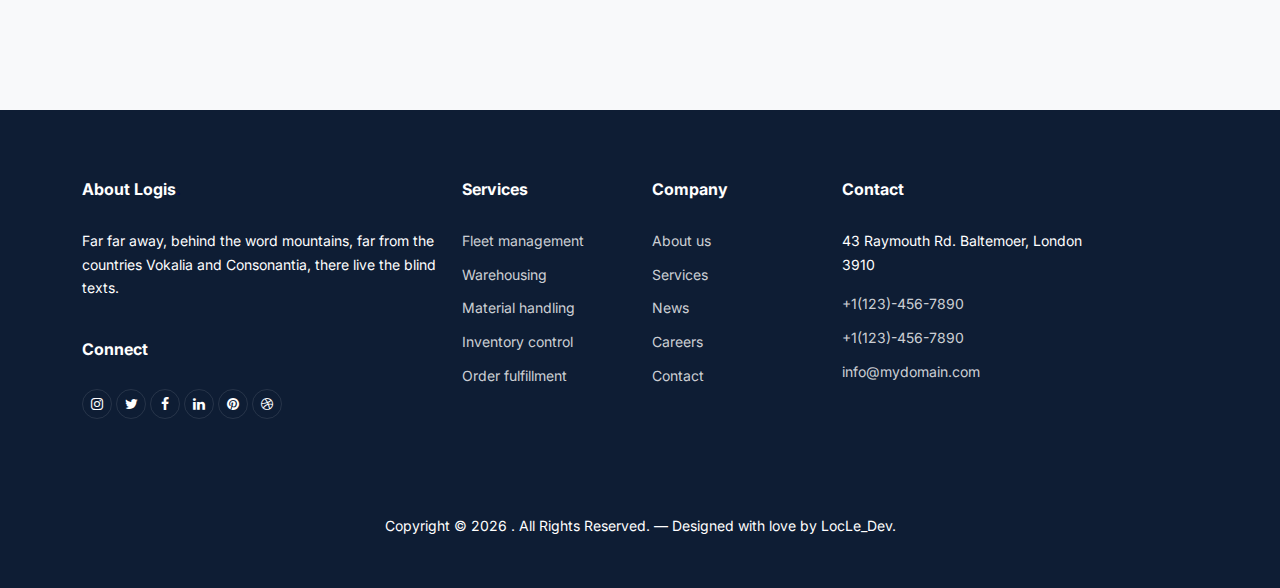
<file: contact.html>
<!DOCTYPE html>
<html lang="en">
  <head>
    <meta charset="utf-8" />
    <meta
      name="viewport"
      content="width=device-width, initial-scale=1, shrink-to-fit=no"
    />
    <meta name="author" content="Untree.co" />
    <link rel="shortcut icon" href="favicon.png" />

    <meta name="description" content="" />
    <meta name="keywords" content="bootstrap, bootstrap5" />

    <link rel="preconnect" href="https://fonts.gstatic.com" />
    <link
      href="https://fonts.googleapis.com/css2?family=Inter:wght@300;400;500;600;700"
      rel="stylesheet"
    />

    <link rel="stylesheet" href="fonts/icomoon/style.css" />

    <link rel="stylesheet" href="css/tiny-slider.css" />
    <link rel="stylesheet" href="css/aos.css" />
    <link rel="stylesheet" href="css/glightbox.min.css" />
    <link rel="stylesheet" href="css/style.css" />

    <title>Logis &mdash;  Bootstrap 5 </title>
  </head>
  <body>
    <div class="site-mobile-menu site-navbar-target">
      <div class="site-mobile-menu-header">
        <div class="site-mobile-menu-close">
          <span class="icofont-close js-menu-toggle"></span>
        </div>
      </div>
      <div class="site-mobile-menu-body"></div>
    </div>

    <nav class="site-nav mt-3">
      <div class="container">
        <div class="site-navigation">
          <a href="index.html" class="logo m-0 float-start">Logis</a>

          <ul
            class="js-clone-nav d-none d-lg-inline-block text-left site-menu float-end"
          >
            <li><a href="index.html">Home</a></li>
            <li class="has-children"></li>
            <li><a href="services.html">Services</a></li>
            <li><a href="about.html">About</a></li>
            <li class="active"><a href="contact.html">Contact Us</a></li>
          </ul>

          <a
            href="#"
            class="burger ml-auto float-right site-menu-toggle js-menu-toggle d-inline-block d-lg-none light"
          >
            <span></span>
          </a>
        </div>
      </div>
    </nav>

    <div class="hero">
      <div class="map">
        <img src="images/world-dotted-map.png" alt="Image" class="img-fluid" />
      </div>
      <div class="container">
        <div class="row">
          <div class="col-lg-6 align-self-center mx-auto">
            <div class="w-75 mx-auto text-center pb-5">
              <h1 class="heading mb-3" data-aos="fade-up">Contact us</h1>
              <p class="lead" data-aos="fade-up" data-aos-delay="100">
                Far far away, behind the word mountains, far from the countries
                Vokalia and Consonantia, there live the blind texts. Separated
                they live in Bookmarksgrove right at the coast of the Semantics.
              </p>
            </div>
          </div>
        </div>
      </div>
    </div>

    <div class="section">
      <div class="container">
        <div class="row">
          <div class="col-lg-12 mx-auto contents">
            <div class="row justify-content-between">
              <div class="col-lg-7">
                <form
                  class="contact-form"
                  data-aos="fade-up"
                  data-aos-delay="200"
                >
                  <div class="row">
                    <div class="col-6">
                      <div class="form-group mb-3">
                        <label class="" for="fname">First name</label>
                        <input type="text" class="form-control" id="fname" />
                      </div>
                    </div>
                    <div class="col-6">
                      <div class="form-group mb-3">
                        <label class="" for="lname">Last name</label>
                        <input type="text" class="form-control" id="lname" />
                      </div>
                    </div>
                  </div>
                  <div class="form-group mb-3">
                    <label class="" for="email">Email address</label>
                    <input type="email" class="form-control" id="email" />
                  </div>

                  <div class="form-group mb-3">
                    <label class="" for="message">Message</label>
                    <textarea
                      name=""
                      class="form-control"
                      id="message"
                      cols="30"
                      rows="5"
                    ></textarea>
                  </div>

                  <button type="submit" class="btn btn-primary">
                    Send Message
                  </button>
                </form>
              </div>
              <!-- /.col-lg-7 -->

              <div class="col-lg-4">
                <div class="row">
                  <div class="col-12">
                    <div
                      class="service-2 no-shadow link horizontal d-flex active"
                      data-aos="fade-left"
                      data-aos-delay="0"
                    >
                      <div class="service-icon color-1 mb-4">
                        <svg
                          xmlns="http://www.w3.org/2000/svg"
                          width="16"
                          height="16"
                          fill="currentColor"
                          class="bi bi-geo-alt-fill"
                          viewBox="0 0 16 16"
                        >
                          <path
                            d="M8 16s6-5.686 6-10A6 6 0 0 0 2 6c0 4.314 6 10 6 10zm0-7a3 3 0 1 1 0-6 3 3 0 0 1 0 6z"
                          />
                        </svg>
                      </div>
                      <!-- /.icon -->
                      <div class="service-contents">
                        <p>
                          43 Raymouth Rd. Baltemoer,
                          <span class="d-block">London 3910</span>
                        </p>
                      </div>
                      <!-- /.service-contents-->
                    </div>
                    <!-- /.service -->
                  </div>

                  <div class="col-12">
                    <div
                      class="service-2 no-shadow link horizontal d-flex active"
                      data-aos="fade-left"
                      data-aos-delay="0"
                    >
                      <div class="service-icon color-1 mb-4">
                        <svg
                          xmlns="http://www.w3.org/2000/svg"
                          width="16"
                          height="16"
                          fill="currentColor"
                          class="bi bi-envelope-fill"
                          viewBox="0 0 16 16"
                        >
                          <path
                            d="M.05 3.555A2 2 0 0 1 2 2h12a2 2 0 0 1 1.95 1.555L8 8.414.05 3.555zM0 4.697v7.104l5.803-3.558L0 4.697zM6.761 8.83l-6.57 4.027A2 2 0 0 0 2 14h12a2 2 0 0 0 1.808-1.144l-6.57-4.027L8 9.586l-1.239-.757zm3.436-.586L16 11.801V4.697l-5.803 3.546z"
                          />
                        </svg>
                      </div>
                      <!-- /.icon -->
                      <div class="service-contents">
                        <p>info@yourdomain.com</p>
                      </div>
                      <!-- /.service-contents-->
                    </div>
                    <!-- /.service -->
                  </div>

                  <div class="col-12">
                    <div
                      class="service-2 no-shadow link horizontal d-flex active"
                      data-aos="fade-left"
                      data-aos-delay="0"
                    >
                      <div class="service-icon color-1 mb-4">
                        <svg
                          xmlns="http://www.w3.org/2000/svg"
                          width="16"
                          height="16"
                          fill="currentColor"
                          class="bi bi-telephone-fill"
                          viewBox="0 0 16 16"
                        >
                          <path
                            fill-rule="evenodd"
                            d="M1.885.511a1.745 1.745 0 0 1 2.61.163L6.29 2.98c.329.423.445.974.315 1.494l-.547 2.19a.678.678 0 0 0 .178.643l2.457 2.457a.678.678 0 0 0 .644.178l2.189-.547a1.745 1.745 0 0 1 1.494.315l2.306 1.794c.829.645.905 1.87.163 2.611l-1.034 1.034c-.74.74-1.846 1.065-2.877.702a18.634 18.634 0 0 1-7.01-4.42 18.634 18.634 0 0 1-4.42-7.009c-.362-1.03-.037-2.137.703-2.877L1.885.511z"
                          />
                        </svg>
                      </div>
                      <!-- /.icon -->
                      <div class="service-contents">
                        <p>+1 294 3925 3939</p>
                      </div>
                      <!-- /.service-contents-->
                    </div>
                    <!-- /.service -->
                  </div>
                </div>
              </div>
            </div>
            <!-- /.row -->
          </div>
        </div>
      </div>
    </div>

    <div class="section bg-light">
      <div class="container">
        <div class="row justify-content-between">
          <div class="col-lg-5" data-aos="fade-up">
            <span class="subheading d-block">Testimonials</span>
            <h2 class="heading mb-5">Happy Customer</h2>

            <div class="testimonial-slide-wrap">
              <div class="testimonial-slide">
                <div class="item">
                  <blockquote class="block-testimonial">
                    <div class="author">
                      <img src="images/person_1.jpg" />
                      <h3>John Doe</h3>
                      <p class="position">CEO, Founder</p>
                    </div>
                    <p>
                      &ldquo;Far far away, behind the word mountains, far from
                      the countries Vokalia and Consonantia, there live the
                      blind texts. Separated they live in Bookmarksgrove right
                      at the coast of the Semantics, a large language
                      ocean.&rdquo;
                    </p>
                  </blockquote>
                </div>

                <div class="item">
                  <blockquote class="block-testimonial">
                    <div class="author">
                      <img src="images/person_2.jpg" />
                      <h3>James Woodland</h3>
                      <p class="position">Designer at Facebook</p>
                    </div>
                    <p>
                      &ldquo;When she reached the first hills of the Italic
                      Mountains, she had a last view back on the skyline of her
                      hometown Bookmarksgrove, the headline of Alphabet Village
                      and the subline of her own road, the Line Lane. Pityful a
                      rethoric question ran over her cheek, then she continued
                      her way.&rdquo;
                    </p>
                  </blockquote>
                </div>

                <div class="item">
                  <blockquote class="block-testimonial">
                    <div class="author">
                      <img src="images/person_3.jpg" />
                      <h3>Rob Smith</h3>
                      <p class="position">Product Designer at Twitter</p>
                    </div>
                    <p>
                      &ldquo;A small river named Duden flows by their place and
                      supplies it with the necessary regelialia. It is a
                      paradisematic country, in which roasted parts of sentences
                      fly into your mouth.&rdquo;
                    </p>
                  </blockquote>
                </div>
              </div>

              <div id="prevnext-testimonial">
                <span class="prev"
                  ><span class="icon-keyboard_arrow_left"></span
                ></span>
                <span class="next"
                  ><span class="icon-keyboard_arrow_right"></span
                ></span>
              </div>
            </div>
          </div>
          <div class="col-lg-6" data-aos="fade-up" data-aos-delay="100">
            <span class="subheading d-block">Why Us</span>
            <h2 class="heading mb-5">Why Choose Us</h2>

            <div class="custom-accordion" id="accordion_1">
              <div class="accordion-item">
                <h2 class="mb-0">
                  <button
                    class="btn btn-link"
                    type="button"
                    data-bs-toggle="collapse"
                    data-bs-target="#collapseOne"
                    aria-expanded="true"
                    aria-controls="collapseOne"
                  >
                    Easily Find Logistics
                  </button>
                </h2>

                <div
                  id="collapseOne"
                  class="collapse show"
                  aria-labelledby="headingOne"
                  data-bs-parent="#accordion_1"
                >
                  <div class="accordion-body">
                    <div class="d-flex">
                      <div>
                        <p>
                          Far far away, behind the word mountains, far from the
                          countries Vokalia and Consonantia, there live the
                          blind texts.
                        </p>
                        <p>
                          Separated they live in Bookmarksgrove right at the
                          coast of the Semantics, a large language ocean.
                        </p>
                      </div>
                    </div>
                  </div>
                </div>
              </div>
              <!-- .accordion-item -->

              <div class="accordion-item">
                <h2 class="mb-0">
                  <button
                    class="btn btn-link collapsed"
                    type="button"
                    data-bs-toggle="collapse"
                    data-bs-target="#collapseTwo"
                    aria-expanded="false"
                    aria-controls="collapseTwo"
                  >
                    Delivering Results for Industry Leaders
                  </button>
                </h2>
                <div
                  id="collapseTwo"
                  class="collapse"
                  aria-labelledby="headingTwo"
                  data-bs-parent="#accordion_1"
                >
                  <div class="accordion-body">
                    <div class="d-flex">
                      <div>
                        <p>
                          Far far away, behind the word mountains, far from the
                          countries Vokalia and Consonantia, there live the
                          blind texts.
                        </p>
                        <p>
                          Separated they live in Bookmarksgrove right at the
                          coast of the Semantics, a large language ocean.
                        </p>
                      </div>
                    </div>
                  </div>
                </div>
              </div>
              <!-- .accordion-item -->
              <div class="accordion-item">
                <h2 class="mb-0">
                  <button
                    class="btn btn-link collapsed"
                    type="button"
                    data-bs-toggle="collapse"
                    data-bs-target="#collapseThree"
                    aria-expanded="false"
                    aria-controls="collapseThree"
                  >
                    Fast and Secure Transportation
                  </button>
                </h2>

                <div
                  id="collapseThree"
                  class="collapse"
                  aria-labelledby="headingThree"
                  data-bs-parent="#accordion_1"
                >
                  <div class="accordion-body">
                    <div class="d-flex">
                      <div>
                        <p>
                          When she reached the first hills of the Italic
                          Mountains, she had a last view back on the skyline of
                          her hometown Bookmarksgrove, the headline of Alphabet
                          Village and the subline of her own road, the Line
                          Lane.
                        </p>
                        <p>
                          Pityful a rethoric question ran over her cheek, then
                          she continued her way.
                        </p>
                      </div>
                    </div>
                  </div>
                </div>
              </div>
              <!-- .accordion-item -->
            </div>
          </div>
        </div>
      </div>
    </div>

    <div class="site-footer">
      <div class="container">
        <div class="row">
          <div class="col-lg-4">
            <div class="widget">
              <h3>About Logis<span class="text-primary">.</span></h3>
              <p>
                Far far away, behind the word mountains, far from the countries
                Vokalia and Consonantia, there live the blind texts.
              </p>
            </div>
            <!-- /.widget -->
            <div class="widget">
              <h3>Connect</h3>
              <ul class="list-unstyled social">
                <li>
                  <a href="#"><span class="icon-instagram"></span></a>
                </li>
                <li>
                  <a href="#"><span class="icon-twitter"></span></a>
                </li>
                <li>
                  <a href="#"><span class="icon-facebook"></span></a>
                </li>
                <li>
                  <a href="#"><span class="icon-linkedin"></span></a>
                </li>
                <li>
                  <a href="#"><span class="icon-pinterest"></span></a>
                </li>
                <li>
                  <a href="#"><span class="icon-dribbble"></span></a>
                </li>
              </ul>
            </div>
            <!-- /.widget -->
          </div>
          <!-- /.col-lg-3 -->

          <div class="col-lg-2 ml-auto">
            <div class="widget">
              <h3>Services</h3>
              <ul class="list-unstyled float-left links">
                <li><a href="#">Fleet management</a></li>
                <li><a href="#">Warehousing</a></li>
                <li><a href="#">Material handling</a></li>
                <li><a href="#">Inventory control</a></li>
                <li><a href="#">Order fulfillment</a></li>
              </ul>
            </div>
            <!-- /.widget -->
          </div>
          <!-- /.col-lg-3 -->

          <div class="col-lg-2">
            <div class="widget">
              <h3>Company</h3>
              <ul class="list-unstyled float-left links">
                <li><a href="#">About us</a></li>
                <li><a href="#">Services</a></li>
                <li><a href="#">News</a></li>
                <li><a href="#">Careers</a></li>
                <li><a href="#">Contact</a></li>
              </ul>
            </div>
            <!-- /.widget -->
          </div>
          <!-- /.col-lg-3 -->

          <div class="col-lg-3">
            <div class="widget">
              <h3>Contact</h3>
              <address>43 Raymouth Rd. Baltemoer, London 3910</address>
              <ul class="list-unstyled links mb-4">
                <li><a href="tel://11234567890">+1(123)-456-7890</a></li>
                <li><a href="tel://11234567890">+1(123)-456-7890</a></li>
                <li>
                  <a href="mailto:info@mydomain.com">info@mydomain.com</a>
                </li>
              </ul>
            </div>
            <!-- /.widget -->
          </div>
          <!-- /.col-lg-3 -->
        </div>
        <!-- /.row -->

        <div class="row mt-5">
          <div class="col-12 text-center">
            <p class="copyright">
              Copyright &copy;
              <script>
                document.write(new Date().getFullYear());
              </script>
              . All Rights Reserved. &mdash; Designed with love by
              LocLe_Dev. </a>
            </p>
          </div>
        </div>
      </div>
      <!-- /.container -->
    </div>
    <!-- /.site-footer -->

    <!-- Preloader -->
    <div id="overlayer"></div>
    <div class="loader">
      <div class="spinner-border text-primary" role="status">
        <span class="visually-hidden">Loading...</span>
      </div>
    </div>

    <script src="js/bootstrap.bundle.min.js"></script>
    <script src="js/tiny-slider.js"></script>
    <script src="js/aos.js"></script>
    <script src="js/glightbox.min.js"></script>
    <script src="js/navbar.js"></script>
    <script src="js/counter.js"></script>
    <script src="js/custom.js"></script>
  </body>
</html>
</file>
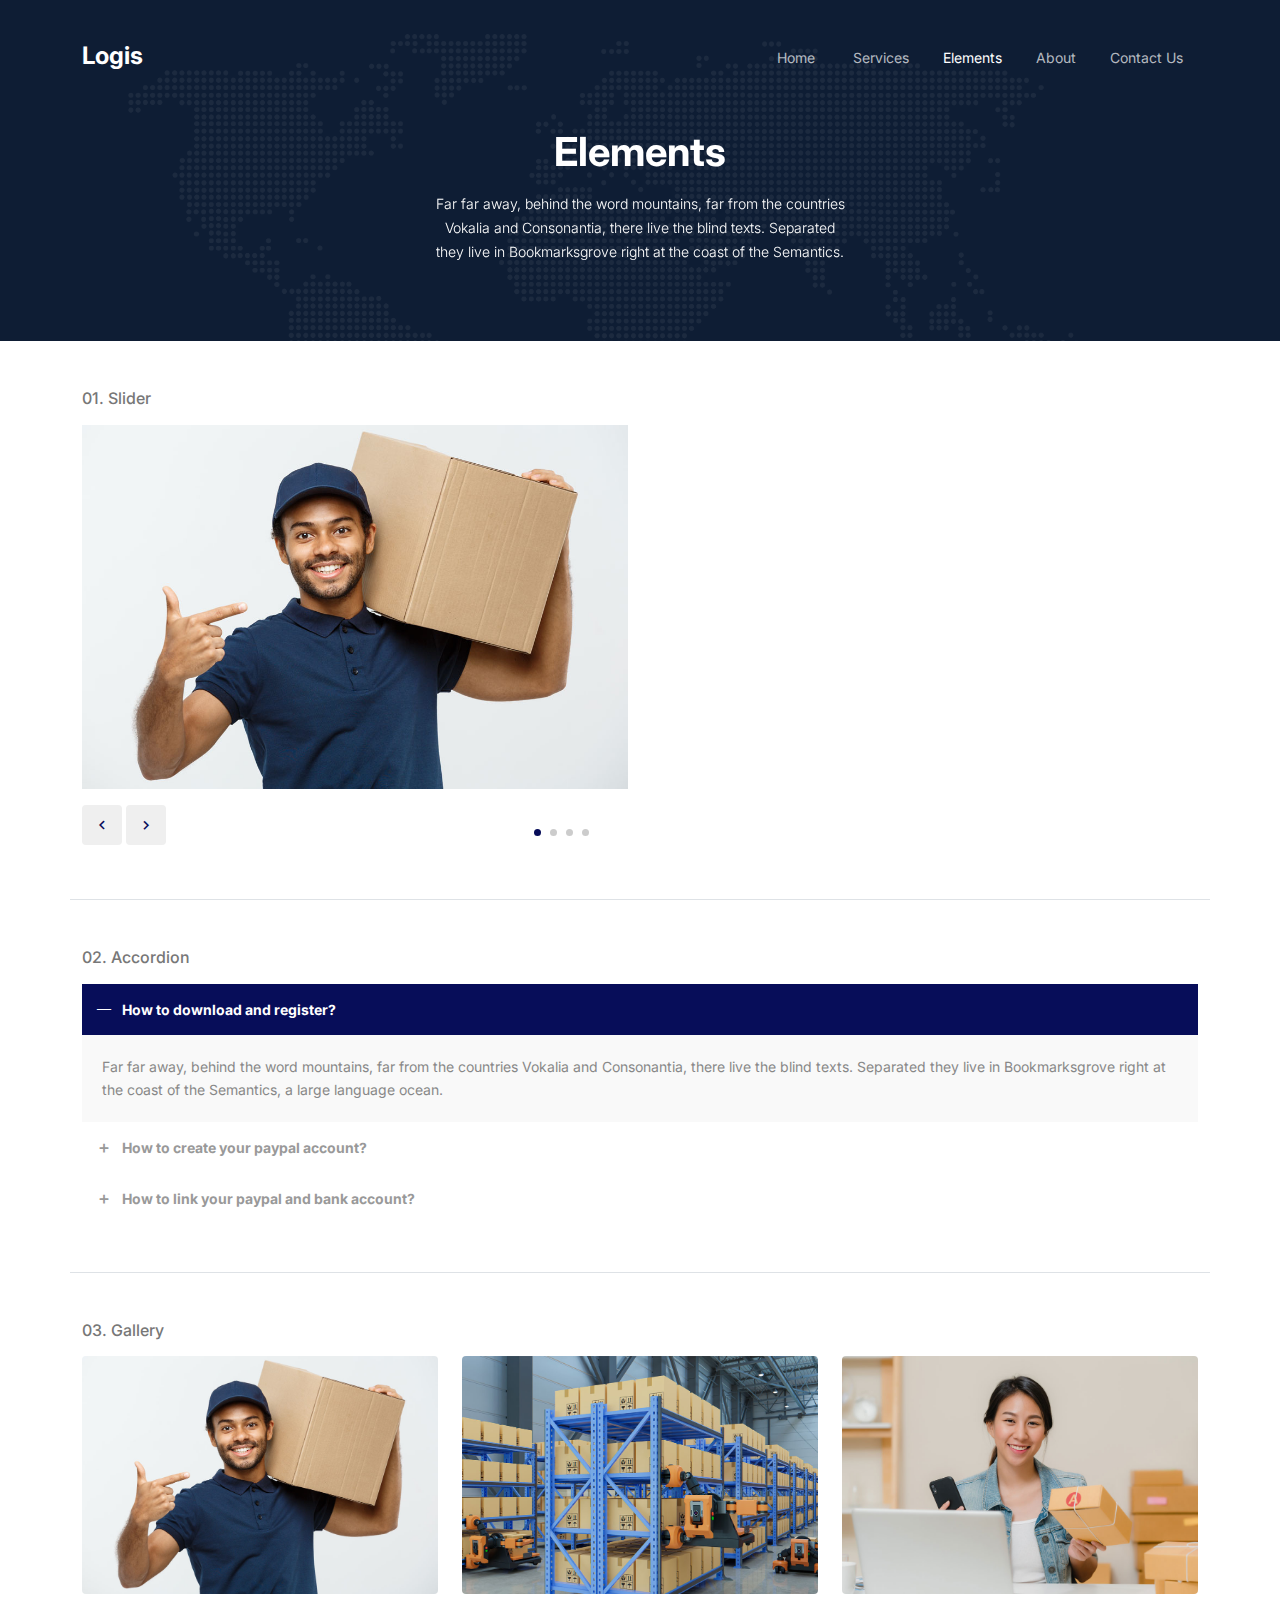
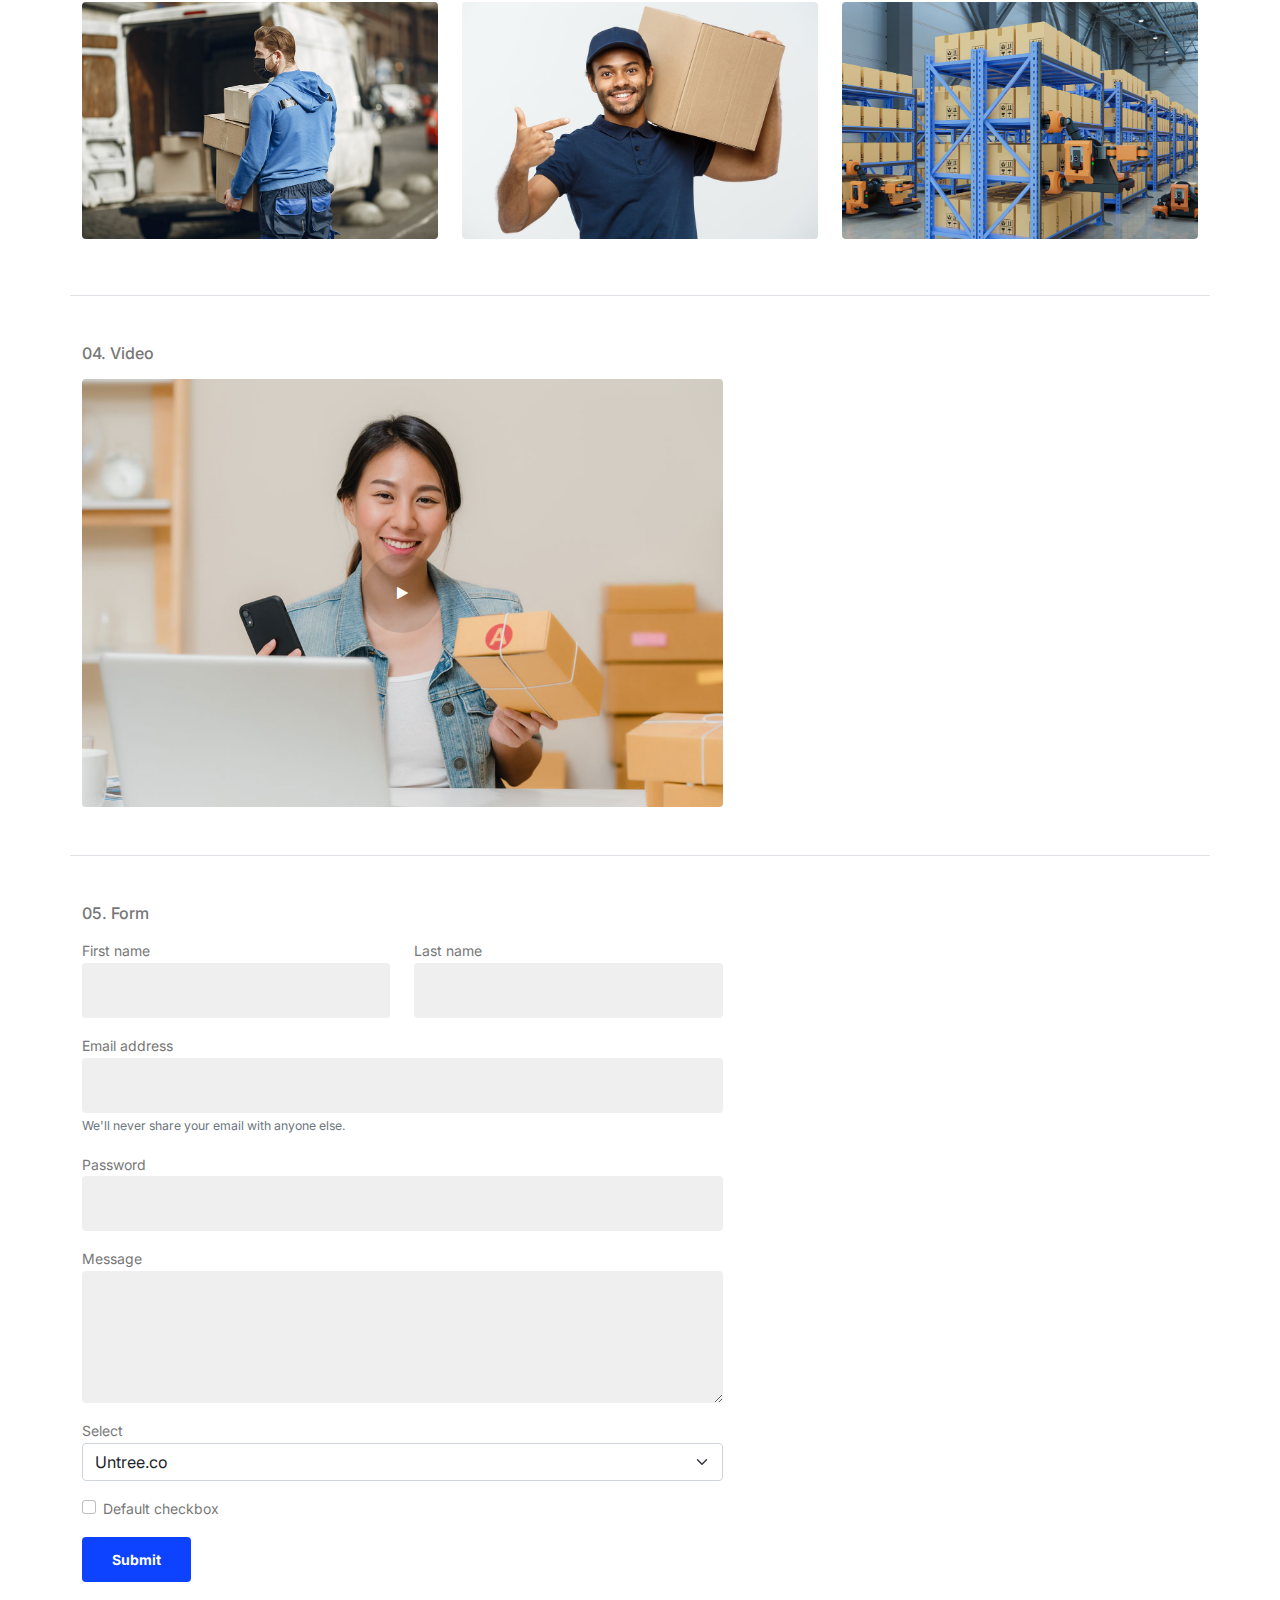
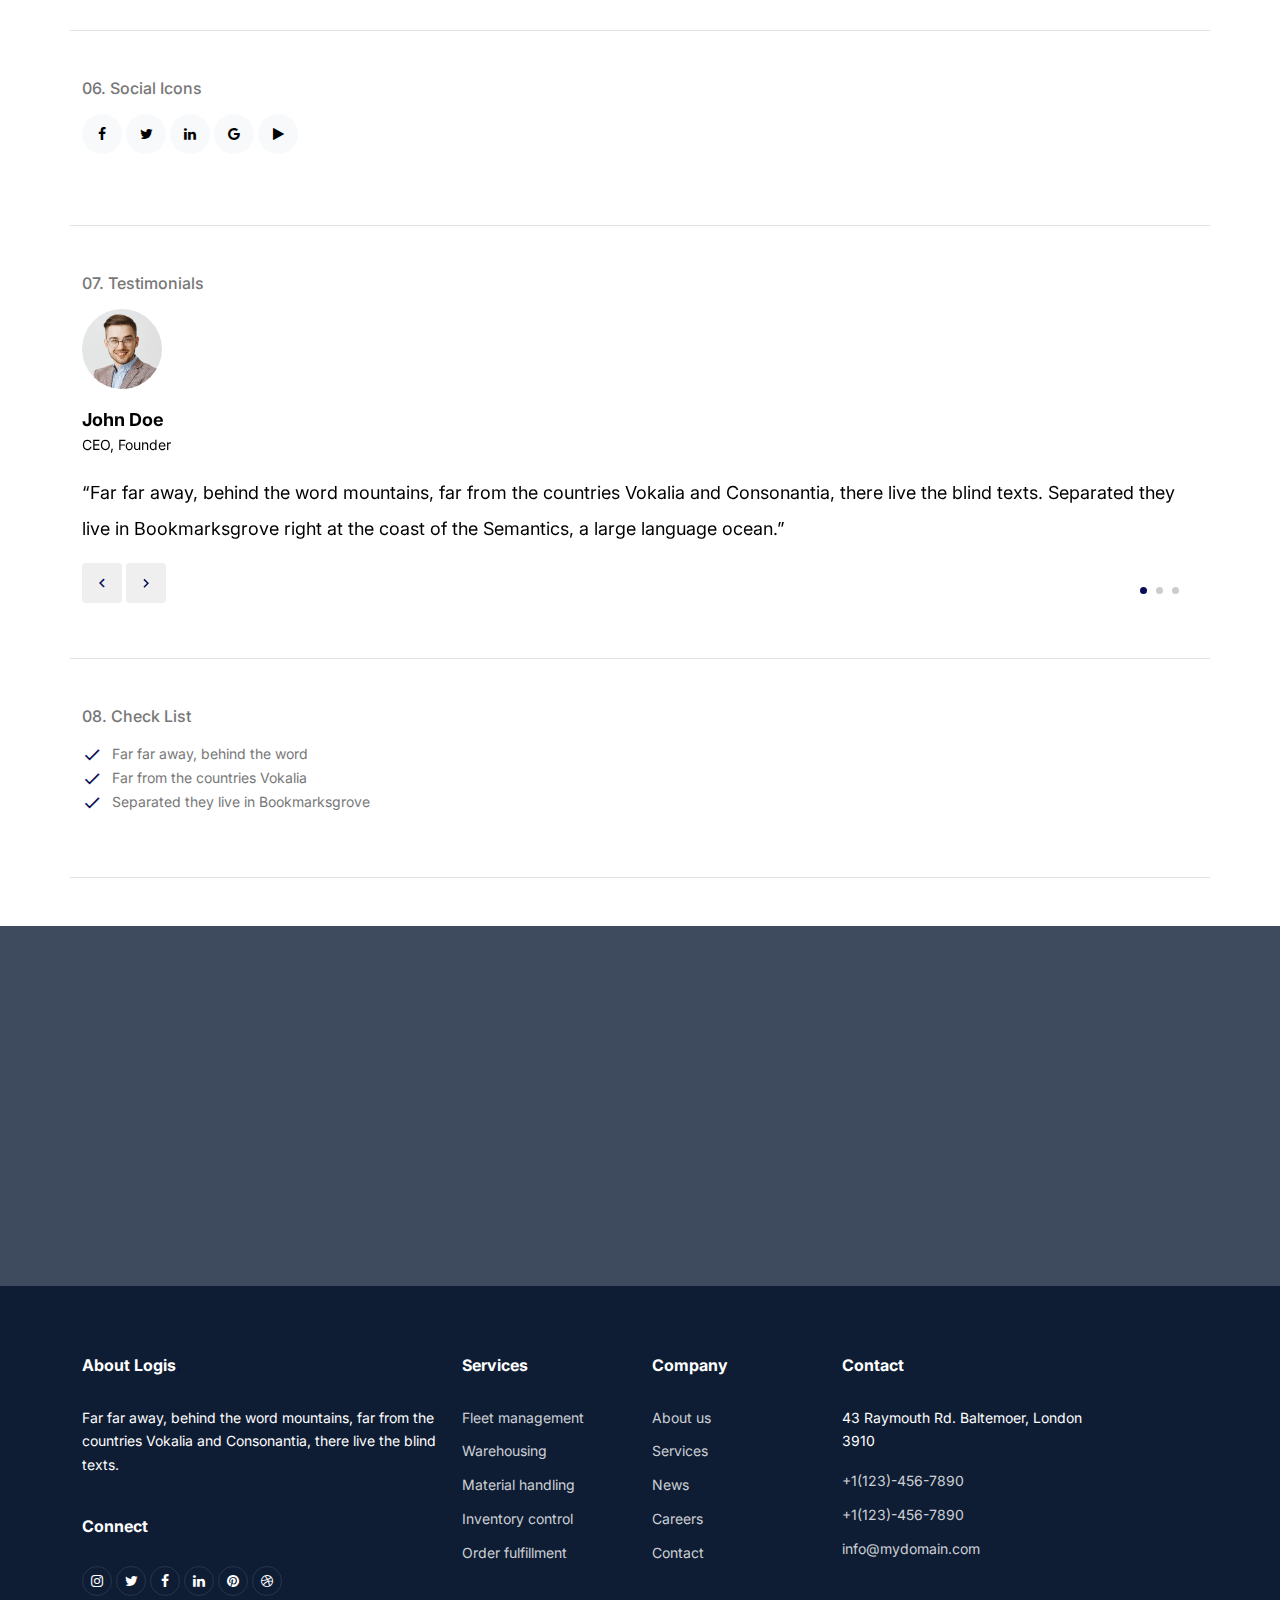
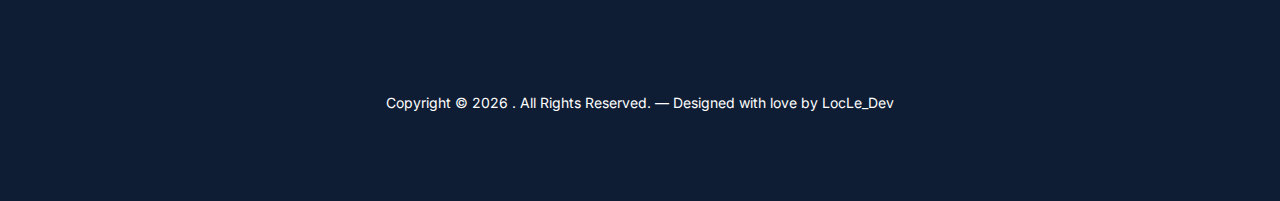
<file: elements.html>
<!DOCTYPE html>
<html lang="en">
  <head>
    <meta charset="utf-8" />
    <meta
      name="viewport"
      content="width=device-width, initial-scale=1, shrink-to-fit=no"
    />
    <meta name="author" content="Untree.co" />
    <link rel="shortcut icon" href="favicon.png" />

    <meta name="description" content="" />
    <meta name="keywords" content="bootstrap, bootstrap5" />

    <link rel="preconnect" href="https://fonts.gstatic.com" />
    <link
      href="https://fonts.googleapis.com/css2?family=Inter:wght@300;400;500;600;700"
      rel="stylesheet"
    />

    <link rel="stylesheet" href="fonts/icomoon/style.css" />

    <link rel="stylesheet" href="css/tiny-slider.css" />
    <link rel="stylesheet" href="css/aos.css" />
    <link rel="stylesheet" href="css/glightbox.min.css" />
    <link rel="stylesheet" href="css/style.css" />

    <title>Logis &mdash; Free Bootstrap 5 Website Template by Untree.co</title>
  </head>
  <body>
    <div class="site-mobile-menu site-navbar-target">
      <div class="site-mobile-menu-header">
        <div class="site-mobile-menu-close">
          <span class="icofont-close js-menu-toggle"></span>
        </div>
      </div>
      <div class="site-mobile-menu-body"></div>
    </div>

    <nav class="site-nav mt-3">
      <div class="container">
        <div class="site-navigation">
          <a href="index.html" class="logo m-0 float-start">Logis</a>

          <ul
            class="js-clone-nav d-none d-lg-inline-block text-left site-menu float-end"
          >
            <li><a href="index.html">Home</a></li>
            <li class="has-children"></li>
            <li><a href="services.html">Services</a></li>
            <li class="active"><a href="elements.html">Elements</a></li>
            <li><a href="about.html">About</a></li>
            <li><a href="contact.html">Contact Us</a></li>
          </ul>

          <a
            href="#"
            class="burger ml-auto float-right site-menu-toggle js-menu-toggle d-inline-block d-lg-none light"
          >
            <span></span>
          </a>
        </div>
      </div>
    </nav>

    <div class="hero">
      <div class="map">
        <img src="images/world-dotted-map.png" alt="Image" class="img-fluid" />
      </div>
      <div class="container">
        <div class="row">
          <div class="col-lg-6 align-self-center mx-auto">
            <div class="w-75 mx-auto text-center pb-5">
              <h1 class="heading mb-3" data-aos="fade-up">Elements</h1>
              <p class="lead" data-aos="fade-up" data-aos-delay="100">
                Far far away, behind the word mountains, far from the countries
                Vokalia and Consonantia, there live the blind texts. Separated
                they live in Bookmarksgrove right at the coast of the Semantics.
              </p>
            </div>
          </div>
        </div>
      </div>
    </div>

    <div class="container pt-5 pb-5 mb-5 border-bottom">
      <div class="row">
        <div class="col-lg-12">
          <h1 class="h6 mb-3 text-black">01. Slider</h1>
        </div>
        <div class="col-lg-6">
          <div class="image-slider-wrap">
            <div class="image-slider">
              <div class="item">
                <img src="images/img_1.jpg" alt="Image" class="img-fluid" />
              </div>

              <div class="item">
                <img src="images/img_2.jpg" alt="Image" class="img-fluid" />
              </div>

              <div class="item">
                <img src="images/img_3.jpg" alt="Image" class="img-fluid" />
              </div>
              <div class="item">
                <img src="images/img_4.jpg" alt="Image" class="img-fluid" />
              </div>
            </div>

            <div id="prevnext-image-slider" class="mt-3">
              <span class="prev"
                ><span class="icon-keyboard_arrow_left"></span
              ></span>
              <span class="next"
                ><span class="icon-keyboard_arrow_right"></span
              ></span>
            </div>
          </div>
        </div>
      </div>
    </div>

    <div class="container pb-5 mb-5 border-bottom">
      <div class="row">
        <div class="col-lg-12">
          <h1 class="h6 mb-3 text-black">02. Accordion</h1>
        </div>
        <div class="col-lg-12">
          <div class="custom-accordion" id="accordion_1">
            <div class="accordion-item">
              <h2 class="mb-0">
                <button
                  class="btn btn-link"
                  type="button"
                  data-bs-toggle="collapse"
                  data-bs-target="#collapseOne"
                  aria-expanded="true"
                  aria-controls="collapseOne"
                >
                  How to download and register?
                </button>
              </h2>

              <div
                id="collapseOne"
                class="collapse show"
                aria-labelledby="headingOne"
                data-bs-parent="#accordion_1"
              >
                <div class="accordion-body">
                  Far far away, behind the word mountains, far from the
                  countries Vokalia and Consonantia, there live the blind texts.
                  Separated they live in Bookmarksgrove right at the coast of
                  the Semantics, a large language ocean.
                </div>
              </div>
            </div>
            <!-- .accordion-item -->

            <div class="accordion-item">
              <h2 class="mb-0">
                <button
                  class="btn btn-link collapsed"
                  type="button"
                  data-bs-toggle="collapse"
                  data-bs-target="#collapseTwo"
                  aria-expanded="false"
                  aria-controls="collapseTwo"
                >
                  How to create your paypal account?
                </button>
              </h2>
              <div
                id="collapseTwo"
                class="collapse"
                aria-labelledby="headingTwo"
                data-bs-parent="#accordion_1"
              >
                <div class="accordion-body">
                  A small river named Duden flows by their place and supplies it
                  with the necessary regelialia. It is a paradisematic country,
                  in which roasted parts of sentences fly into your mouth.
                </div>
              </div>
            </div>
            <!-- .accordion-item -->
            <div class="accordion-item">
              <h2 class="mb-0">
                <button
                  class="btn btn-link collapsed"
                  type="button"
                  data-bs-toggle="collapse"
                  data-bs-target="#collapseThree"
                  aria-expanded="false"
                  aria-controls="collapseThree"
                >
                  How to link your paypal and bank account?
                </button>
              </h2>

              <div
                id="collapseThree"
                class="collapse"
                aria-labelledby="headingThree"
                data-bs-parent="#accordion_1"
              >
                <div class="accordion-body">
                  When she reached the first hills of the Italic Mountains, she
                  had a last view back on the skyline of her hometown
                  Bookmarksgrove, the headline of Alphabet Village and the
                  subline of her own road, the Line Lane. Pityful a rethoric
                  question ran over her cheek, then she continued her way.
                </div>
              </div>
            </div>
            <!-- .accordion-item -->
          </div>
        </div>
      </div>
    </div>

    <div class="container pb-5 mb-5 border-bottom">
      <div class="row">
        <div class="col-lg-12">
          <h1 class="h6 mb-3 text-black">03. Gallery</h1>
        </div>
        <div class="col-lg-12">
          <div class="row gutter-1 gallery">
            <div class="col-4">
              <a href="images/img_1.jpg" class="gal-item glightbox"
                ><img src="images/img_1.jpg" alt="Image" class="img-fluid"
              /></a>
            </div>
            <div class="col-4">
              <a href="images/img_2.jpg" class="gal-item glightbox"
                ><img src="images/img_2.jpg" alt="Image" class="img-fluid"
              /></a>
            </div>
            <div class="col-4">
              <a href="images/img_3.jpg" class="gal-item glightbox"
                ><img src="images/img_3.jpg" alt="Image" class="img-fluid"
              /></a>
            </div>
            <div class="col-4">
              <a href="images/img_4.jpg" class="gal-item glightbox"
                ><img src="images/img_4.jpg" alt="Image" class="img-fluid"
              /></a>
            </div>
            <div class="col-4">
              <a href="images/img_1.jpg" class="gal-item glightbox"
                ><img src="images/img_1.jpg" alt="Image" class="img-fluid"
              /></a>
            </div>
            <div class="col-4">
              <a href="images/img_2.jpg" class="gal-item glightbox"
                ><img src="images/img_2.jpg" alt="Image" class="img-fluid"
              /></a>
            </div>
          </div>
        </div>
      </div>
    </div>

    <div class="container pb-5 mb-5 border-bottom">
      <div class="row">
        <div class="col-lg-12">
          <h1 class="h6 mb-3 text-black">04. Video</h1>
        </div>
        <div class="col-lg-7">
          <a href="https://vimeo.com/342333493" class="video-wrap glightbox">
            <span class="play-wrap"><span class="icon-play"></span></span>
            <img src="images/img_3.jpg" alt="Image" class="img-fluid rounded" />
          </a>
        </div>
      </div>
    </div>

    <div class="container pb-5 mb-5 border-bottom">
      <div class="row">
        <div class="col-lg-12">
          <h1 class="h6 mb-3 text-black">05. Form</h1>
        </div>
        <div class="col-lg-7">
          <form>
            <div class="row">
              <div class="col-md-6">
                <div class="form-group mb-3">
                  <label class="text-black" for="fname">First name</label>
                  <input type="text" class="form-control" id="fname" />
                </div>
              </div>
              <div class="col-md-6">
                <div class="form-group mb-3">
                  <label class="text-black" for="lname">Last name</label>
                  <input type="text" class="form-control" id="lname" />
                </div>
              </div>
            </div>
            <div class="form-group mb-3">
              <label class="text-black" for="email">Email address</label>
              <input
                type="email"
                class="form-control"
                id="email"
                aria-describedby="emailHelp"
              />
              <small id="emailHelp" class="form-text text-muted"
                >We'll never share your email with anyone else.</small
              >
            </div>
            <div class="form-group mb-3">
              <label class="text-black" for="password">Password</label>
              <input type="password" class="form-control" id="password" />
            </div>
            <div class="form-group mb-3">
              <label class="text-black" for="message">Message</label>
              <textarea
                name=""
                class="form-control"
                id="message"
                cols="30"
                rows="5"
              ></textarea>
            </div>
            <div class="form-group mb-3">
              <label class="text-black" for="select">Select</label>

              <select
                class="form-select"
                aria-label="Default select example"
                id="select"
              >
                <option selected>Untree.co</option>
                <option value="2">Offers high quality free template</option>
              </select>
            </div>
            <div class="form-group mb-3">
              <div class="form-check">
                <input
                  class="form-check-input"
                  type="checkbox"
                  value=""
                  id="flexCheckDefault"
                />
                <label class="form-check-label" for="flexCheckDefault">
                  Default checkbox
                </label>
              </div>
            </div>
            <button type="submit" class="btn btn-primary">Submit</button>
          </form>
        </div>
      </div>
    </div>

    <div class="container pb-5 mb-5 border-bottom">
      <div class="row">
        <div class="col-lg-12">
          <h1 class="h6 mb-3 text-black">06. Social Icons</h1>
        </div>
        <div class="col-lg-7">
          <ul class="list-unstyled social-icons light">
            <li>
              <a href="#"><span class="icon-facebook"></span></a>
            </li>
            <li>
              <a href="#"><span class="icon-twitter"></span></a>
            </li>
            <li>
              <a href="#"><span class="icon-linkedin"></span></a>
            </li>
            <li>
              <a href="#"><span class="icon-google"></span></a>
            </li>
            <li>
              <a href="#"><span class="icon-play"></span></a>
            </li>
          </ul>
        </div>
      </div>
    </div>

    <div class="container pb-5 mb-5 border-bottom">
      <div class="row">
        <div class="col-lg-12">
          <h1 class="h6 mb-3 text-black">07. Testimonials</h1>
        </div>
        <div class="testimonial-slide-wrap">
          <div class="testimonial-slide">
            <div class="item">
              <blockquote class="block-testimonial">
                <div class="author">
                  <img src="images/person_1.jpg" />
                  <h3>John Doe</h3>
                  <p class="position">CEO, Founder</p>
                </div>
                <p>
                  &ldquo;Far far away, behind the word mountains, far from the
                  countries Vokalia and Consonantia, there live the blind texts.
                  Separated they live in Bookmarksgrove right at the coast of
                  the Semantics, a large language ocean.&rdquo;
                </p>
              </blockquote>
            </div>

            <div class="item">
              <blockquote class="block-testimonial">
                <div class="author">
                  <img src="images/person_2.jpg" />
                  <h3>James Woodland</h3>
                  <p class="position">Designer at Facebook</p>
                </div>
                <p>
                  &ldquo;When she reached the first hills of the Italic
                  Mountains, she had a last view back on the skyline of her
                  hometown Bookmarksgrove, the headline of Alphabet Village and
                  the subline of her own road, the Line Lane. Pityful a rethoric
                  question ran over her cheek, then she continued her
                  way.&rdquo;
                </p>
              </blockquote>
            </div>

            <div class="item">
              <blockquote class="block-testimonial">
                <div class="author">
                  <img src="images/person_3.jpg" />
                  <h3>Rob Smith</h3>
                  <p class="position">Product Designer at Twitter</p>
                </div>
                <p>
                  &ldquo;A small river named Duden flows by their place and
                  supplies it with the necessary regelialia. It is a
                  paradisematic country, in which roasted parts of sentences fly
                  into your mouth.&rdquo;
                </p>
              </blockquote>
            </div>
          </div>

          <div id="prevnext-testimonial">
            <span class="prev"
              ><span class="icon-keyboard_arrow_left"></span
            ></span>
            <span class="next"
              ><span class="icon-keyboard_arrow_right"></span
            ></span>
          </div>
        </div>
      </div>
    </div>

    <div class="container pb-5 mb-5 border-bottom">
      <div class="row">
        <div class="col-lg-12">
          <h1 class="h6 mb-3 text-black">08. Check List</h1>
        </div>
        <div class="col-lg-7">
          <ul class="list-unstyled list-check primary">
            <li>Far far away, behind the word</li>
            <li>Far from the countries Vokalia</li>
            <li>Separated they live in Bookmarksgrove</li>
          </ul>
        </div>
      </div>
    </div>

    <div
      class="section pt-0 bg-img py-5 overlay"
      style="background-image: url('images/img_4.jpg')"
    >
      <div class="container">
        <div class="row align-items-center justify-content-center text-center">
          <div class="col-lg-6">
            <h2 class="text-white mb-2" data-aos="fade-up" data-aos-delay="0">
              Take the hassle out of your delivery
            </h2>
            <p class="text-white mb-4" data-aos="fade-up" data-aos-delay="100">
              Far far away, behind the word mountains, far from the countries
              Vokalia and Consonantia, there live the blind texts.
            </p>
            <p>
              <a
                href="#"
                class="btn btn-secondary"
                data-aos="fade-up"
                data-aos-delay="200"
                >Get started</a
              >
            </p>
          </div>
        </div>
      </div>
    </div>
    <!-- /.untree_co-section -->

    <div class="site-footer">
      <div class="container">
        <div class="row">
          <div class="col-lg-4">
            <div class="widget">
              <h3>About Logis<span class="text-primary">.</span></h3>
              <p>
                Far far away, behind the word mountains, far from the countries
                Vokalia and Consonantia, there live the blind texts.
              </p>
            </div>
            <!-- /.widget -->
            <div class="widget">
              <h3>Connect</h3>
              <ul class="list-unstyled social">
                <li>
                  <a href="#"><span class="icon-instagram"></span></a>
                </li>
                <li>
                  <a href="#"><span class="icon-twitter"></span></a>
                </li>
                <li>
                  <a href="#"><span class="icon-facebook"></span></a>
                </li>
                <li>
                  <a href="#"><span class="icon-linkedin"></span></a>
                </li>
                <li>
                  <a href="#"><span class="icon-pinterest"></span></a>
                </li>
                <li>
                  <a href="#"><span class="icon-dribbble"></span></a>
                </li>
              </ul>
            </div>
            <!-- /.widget -->
          </div>
          <!-- /.col-lg-3 -->

          <div class="col-lg-2 ml-auto">
            <div class="widget">
              <h3>Services</h3>
              <ul class="list-unstyled float-left links">
                <li><a href="#">Fleet management</a></li>
                <li><a href="#">Warehousing</a></li>
                <li><a href="#">Material handling</a></li>
                <li><a href="#">Inventory control</a></li>
                <li><a href="#">Order fulfillment</a></li>
              </ul>
            </div>
            <!-- /.widget -->
          </div>
          <!-- /.col-lg-3 -->

          <div class="col-lg-2">
            <div class="widget">
              <h3>Company</h3>
              <ul class="list-unstyled float-left links">
                <li><a href="#">About us</a></li>
                <li><a href="#">Services</a></li>
                <li><a href="#">News</a></li>
                <li><a href="#">Careers</a></li>
                <li><a href="#">Contact</a></li>
              </ul>
            </div>
            <!-- /.widget -->
          </div>
          <!-- /.col-lg-3 -->

          <div class="col-lg-3">
            <div class="widget">
              <h3>Contact</h3>
              <address>43 Raymouth Rd. Baltemoer, London 3910</address>
              <ul class="list-unstyled links mb-4">
                <li><a href="tel://11234567890">+1(123)-456-7890</a></li>
                <li><a href="tel://11234567890">+1(123)-456-7890</a></li>
                <li>
                  <a href="mailto:info@mydomain.com">info@mydomain.com</a>
                </li>
              </ul>
            </div>
            <!-- /.widget -->
          </div>
          <!-- /.col-lg-3 -->
        </div>
        <!-- /.row -->

        <div class="row mt-5">
          <div class="col-12 text-center">
            <p class="copyright">
              Copyright &copy;
              <script>
                document.write(new Date().getFullYear());
              </script>
              . All Rights Reserved. &mdash; Designed with love by
              LocLe_Dev</a>
            </p>
          </div>
        </div>
      </div>
      <!-- /.container -->
    </div>
    <!-- /.site-footer -->

    <!-- Preloader -->
    <div id="overlayer"></div>
    <div class="loader">
      <div class="spinner-border text-primary" role="status">
        <span class="visually-hidden">Loading...</span>
      </div>
    </div>

    <script src="js/bootstrap.bundle.min.js"></script>
    <script src="js/tiny-slider.js"></script>
    <script src="js/aos.js"></script>
    <script src="js/glightbox.min.js"></script>
    <script src="js/navbar.js"></script>
    <script src="js/counter.js"></script>
    <script src="js/custom.js"></script>
  </body>
</html>
</file>
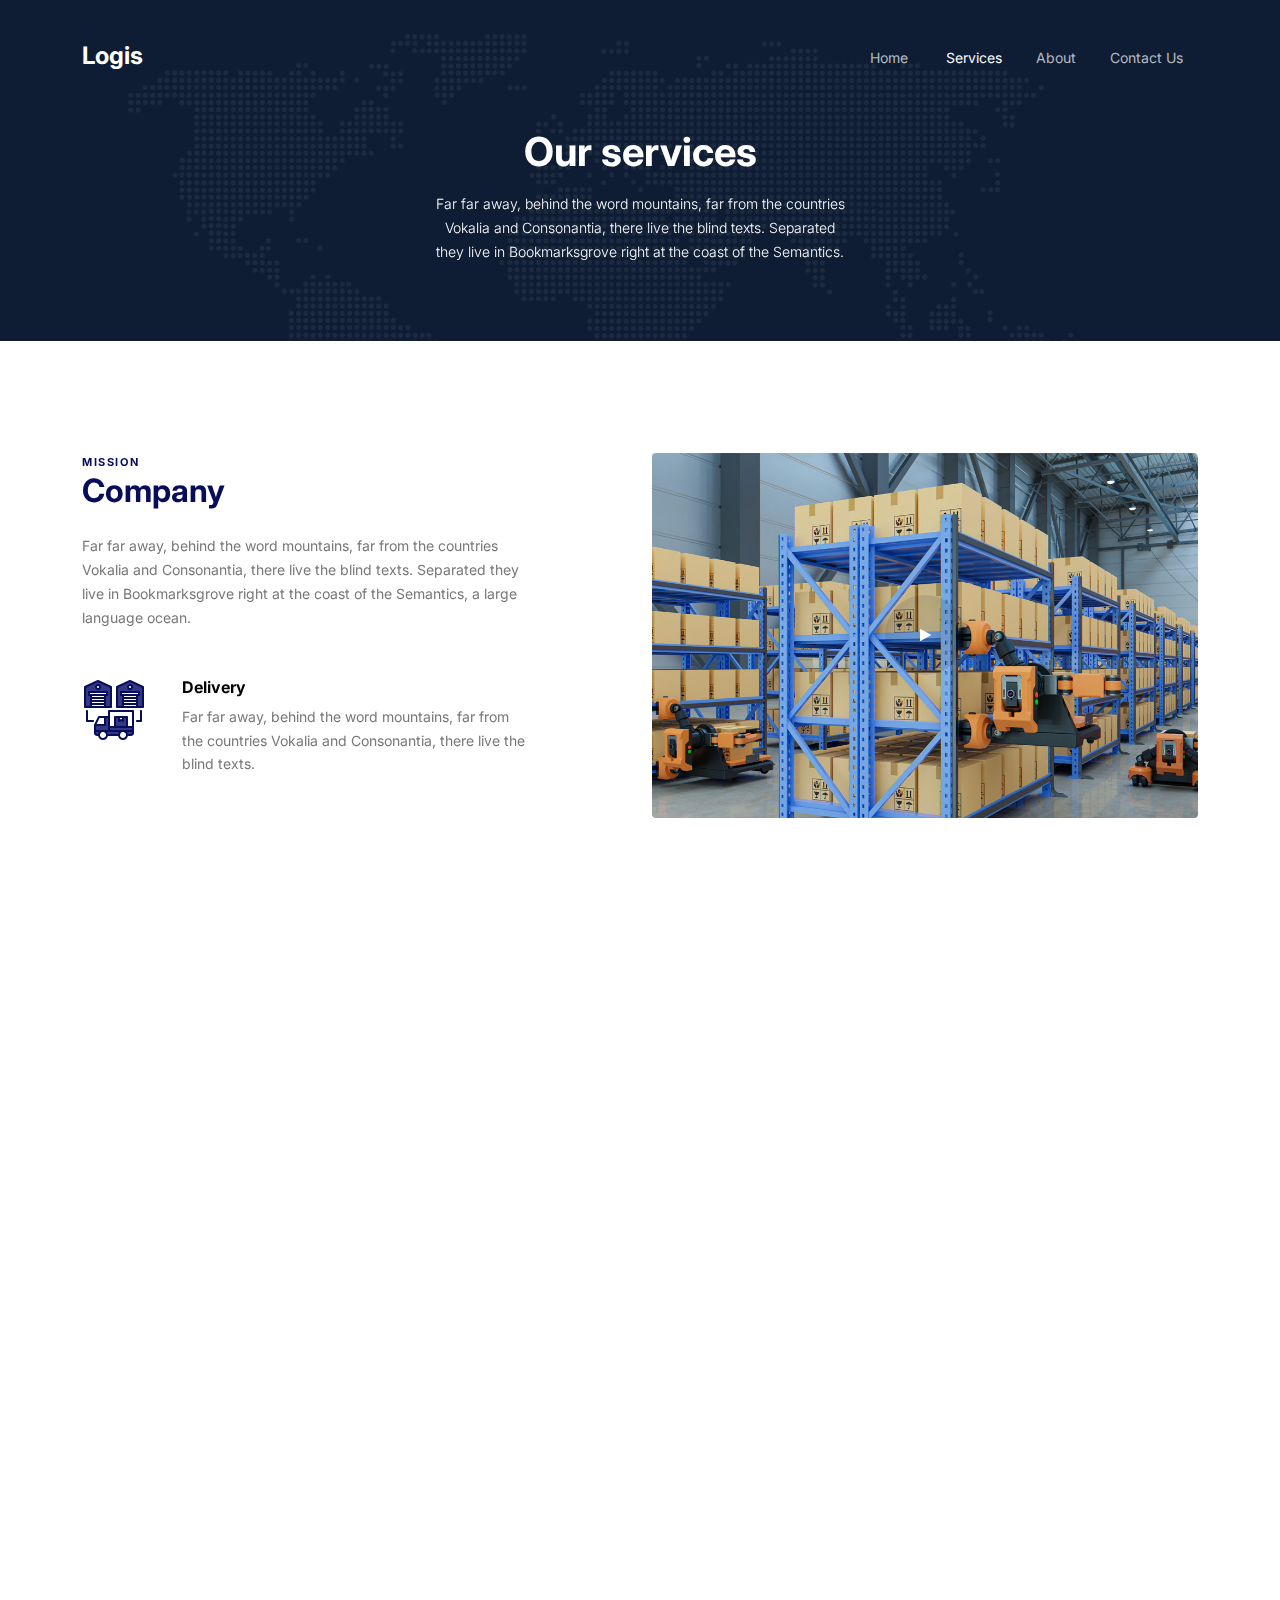
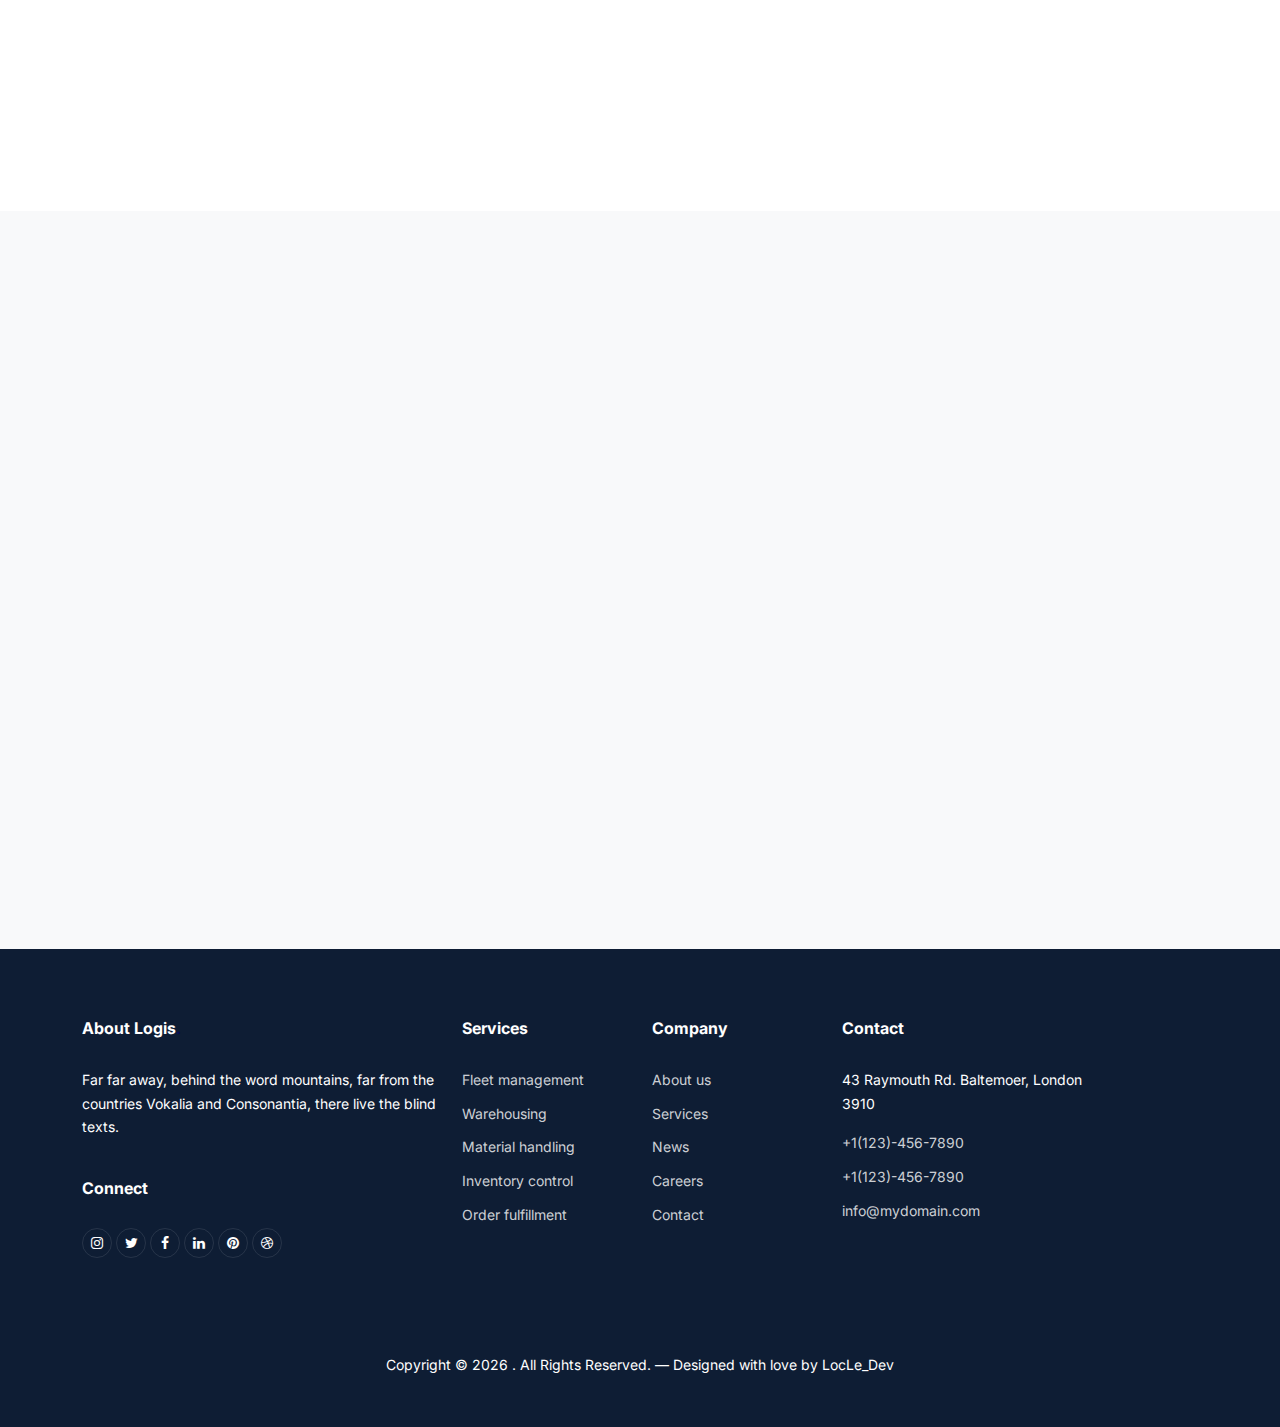
<file: services.html>
<!DOCTYPE html>
<html lang="en">
  <head>
    <meta charset="utf-8" />
    <meta
      name="viewport"
      content="width=device-width, initial-scale=1, shrink-to-fit=no"
    />
    <meta name="author" content="Untree.co" />
    <link rel="shortcut icon" href="favicon.png" />

    <meta name="description" content="" />
    <meta name="keywords" content="bootstrap, bootstrap5" />

    <link rel="preconnect" href="https://fonts.gstatic.com" />
    <link
      href="https://fonts.googleapis.com/css2?family=Inter:wght@300;400;500;600;700"
      rel="stylesheet"
    />

    <link rel="stylesheet" href="fonts/icomoon/style.css" />

    <link rel="stylesheet" href="css/tiny-slider.css" />
    <link rel="stylesheet" href="css/aos.css" />
    <link rel="stylesheet" href="css/glightbox.min.css" />
    <link rel="stylesheet" href="css/style.css" />

    <title>Logis &mdash; Bootstrap 5 </title>
  </head>
  <body>
    <div class="site-mobile-menu site-navbar-target">
      <div class="site-mobile-menu-header">
        <div class="site-mobile-menu-close">
          <span class="icofont-close js-menu-toggle"></span>
        </div>
      </div>
      <div class="site-mobile-menu-body"></div>
    </div>

    <nav class="site-nav mt-3">
      <div class="container">
        <div class="site-navigation">
          <a href="index.html" class="logo m-0 float-start">Logis</a>

          <ul
            class="js-clone-nav d-none d-lg-inline-block text-left site-menu float-end"
          >
            <li><a href="index.html">Home</a></li>
            <li class="has-children"></li>
            <li class="active"><a href="services.html">Services</a></li>
            <li><a href="about.html">About</a></li>
            <li><a href="contact.html">Contact Us</a></li>
          </ul>

          <a
            href="#"
            class="burger ml-auto float-right site-menu-toggle js-menu-toggle d-inline-block d-lg-none light"
          >
            <span></span>
          </a>
        </div>
      </div>
    </nav>

    <div class="hero">
      <div class="map">
        <img src="images/world-dotted-map.png" alt="Image" class="img-fluid" />
      </div>
      <div class="container">
        <div class="row">
          <div class="col-lg-6 align-self-center mx-auto">
            <div class="w-75 mx-auto text-center pb-5">
              <h1 class="heading mb-3" data-aos="fade-up">Our services</h1>
              <p class="lead" data-aos="fade-up" data-aos-delay="100">
                Far far away, behind the word mountains, far from the countries
                Vokalia and Consonantia, there live the blind texts. Separated
                they live in Bookmarksgrove right at the coast of the Semantics.
              </p>
            </div>
          </div>
        </div>
      </div>
    </div>

    <div class="section">
      <div class="container">
        <div class="row justify-content-between">
          <div class="col-lg-6 order-lg-2" data-aos="fade-left">
            <a href="https://vimeo.com/342333493" class="video-wrap glightbox">
              <span class="play-wrap"><span class="icon-play"></span></span>
              <img
                src="images/img_2.jpg"
                alt="Image"
                class="img-fluid rounded"
              />
            </a>
          </div>
          <div class="col-lg-5">
            <div class="">
              <span
                class="subheading d-block"
                data-aos="fade-right"
                data-aos-delay="0"
                >Mission</span
              >
              <h2
                class="heading text-black mb-4"
                data-aos="fade-right"
                data-aos-delay="0"
              >
                Company
              </h2>
              <p class="mb-5" data-aos="fade-right" data-aos-delay="100">
                Far far away, behind the word mountains, far from the countries
                Vokalia and Consonantia, there live the blind texts. Separated
                they live in Bookmarksgrove right at the coast of the Semantics,
                a large language ocean.
              </p>

              <div
                class="feature d-flex mb-5"
                data-aos="fade-right"
                data-aos-delay="200"
              >
                <div class="icon">
                  <img src="images/svg/01.svg" alt="Image" class="img-fluid" />
                </div>
                <div class="text">
                  <h3 class="heading">Delivery</h3>
                  <p>
                    Far far away, behind the word mountains, far from the
                    countries Vokalia and Consonantia, there live the blind
                    texts.
                  </p>
                </div>
              </div>

              <div
                class="feature d-flex"
                data-aos="fade-right"
                data-aos-delay="300"
              >
                <div class="icon">
                  <img src="images/svg/02.svg" alt="Image" class="img-fluid" />
                </div>
                <div class="text">
                  <h3 class="heading">Inventory Control</h3>
                  <p>
                    Far far away, behind the word mountains, far from the
                    countries Vokalia and Consonantia, there live the blind
                    texts.
                  </p>
                </div>
              </div>
            </div>
          </div>
        </div>
      </div>
    </div>

    <div class="section">
      <div class="container">
        <div class="row">
          <div
            class="col-md-6 col-lg-4"
            data-aos="fade-up"
            data-aos-delay="100"
          >
            <div class="feature box-shadow d-flex">
              <div class="icon">
                <img src="images/svg/01.svg" alt="Image" class="img-fluid" />
              </div>
              <div class="text">
                <h3 class="heading">Inventory control</h3>
                <p>
                  Far far away, behind the word mountains, far from the
                  countries Vokalia and Consonantia, there live the blind texts.
                </p>
                <p>
                  <a href="#" class="more active dark"
                    >Read more <span class="icon-arrow_forward"></span
                  ></a>
                </p>
              </div>
            </div>
          </div>

          <div
            class="col-md-6 col-lg-4"
            data-aos="fade-up"
            data-aos-delay="200"
          >
            <div class="feature box-shadow d-flex">
              <div class="icon">
                <img src="images/svg/02.svg" alt="Image" class="img-fluid" />
              </div>
              <div class="text">
                <h3 class="heading">Order fulfillment</h3>
                <p>
                  Far far away, behind the word mountains, far from the
                  countries Vokalia and Consonantia, there live the blind texts.
                </p>
                <p>
                  <a href="#" class="more active dark"
                    >Read more <span class="icon-arrow_forward"></span
                  ></a>
                </p>
              </div>
            </div>
          </div>

          <div
            class="col-md-6 col-lg-4"
            data-aos="fade-up"
            data-aos-delay="300"
          >
            <div class="feature box-shadow d-flex">
              <div class="icon">
                <img src="images/svg/03.svg" alt="Image" class="img-fluid" />
              </div>
              <div class="text">
                <h3 class="heading">Inbound transportation</h3>
                <p>
                  Far far away, behind the word mountains, far from the
                  countries Vokalia and Consonantia, there live the blind texts.
                </p>
                <p>
                  <a href="#" class="more active dark"
                    >Read more <span class="icon-arrow_forward"></span
                  ></a>
                </p>
              </div>
            </div>
          </div>

          <div
            class="col-md-6 col-lg-4"
            data-aos="fade-up"
            data-aos-delay="100"
          >
            <div class="feature box-shadow d-flex">
              <div class="icon">
                <img src="images/svg/01.svg" alt="Image" class="img-fluid" />
              </div>
              <div class="text">
                <h3 class="heading">Package Delivery</h3>
                <p>
                  Far far away, behind the word mountains, far from the
                  countries Vokalia and Consonantia, there live the blind texts.
                </p>
                <p>
                  <a href="#" class="more active dark"
                    >Read more <span class="icon-arrow_forward"></span
                  ></a>
                </p>
              </div>
            </div>
          </div>

          <div
            class="col-md-6 col-lg-4"
            data-aos="fade-up"
            data-aos-delay="200"
          >
            <div class="feature box-shadow d-flex">
              <div class="icon">
                <img src="images/svg/02.svg" alt="Image" class="img-fluid" />
              </div>
              <div class="text">
                <h3 class="heading">Tracking</h3>
                <p>
                  Far far away, behind the word mountains, far from the
                  countries Vokalia and Consonantia, there live the blind texts.
                </p>
                <p>
                  <a href="#" class="more active dark"
                    >Read more <span class="icon-arrow_forward"></span
                  ></a>
                </p>
              </div>
            </div>
          </div>

          <div
            class="col-md-6 col-lg-4"
            data-aos="fade-up"
            data-aos-delay="300"
          >
            <div class="feature box-shadow d-flex">
              <div class="icon">
                <img src="images/svg/03.svg" alt="Image" class="img-fluid" />
              </div>
              <div class="text">
                <h3 class="heading">Warehousing</h3>
                <p>
                  Far far away, behind the word mountains, far from the
                  countries Vokalia and Consonantia, there live the blind texts.
                </p>
                <p>
                  <a href="#" class="more active dark"
                    >Read more <span class="icon-arrow_forward"></span
                  ></a>
                </p>
              </div>
            </div>
          </div>
        </div>
      </div>
    </div>

    <div class="section bg-light">
      <div class="container">
        <div class="row justify-content-between">
          <div class="col-lg-5" data-aos="fade-up">
            <span class="subheading d-block">Testimonials</span>
            <h2 class="heading mb-5">Happy Customer</h2>

            <div class="testimonial-slide-wrap">
              <div class="testimonial-slide">
                <div class="item">
                  <blockquote class="block-testimonial">
                    <div class="author">
                      <img src="images/person_1.jpg" />
                      <h3>John Doe</h3>
                      <p class="position">CEO, Founder</p>
                    </div>
                    <p>
                      &ldquo;Far far away, behind the word mountains, far from
                      the countries Vokalia and Consonantia, there live the
                      blind texts. Separated they live in Bookmarksgrove right
                      at the coast of the Semantics, a large language
                      ocean.&rdquo;
                    </p>
                  </blockquote>
                </div>

                <div class="item">
                  <blockquote class="block-testimonial">
                    <div class="author">
                      <img src="images/person_2.jpg" />
                      <h3>James Woodland</h3>
                      <p class="position">Designer at Facebook</p>
                    </div>
                    <p>
                      &ldquo;When she reached the first hills of the Italic
                      Mountains, she had a last view back on the skyline of her
                      hometown Bookmarksgrove, the headline of Alphabet Village
                      and the subline of her own road, the Line Lane. Pityful a
                      rethoric question ran over her cheek, then she continued
                      her way.&rdquo;
                    </p>
                  </blockquote>
                </div>

                <div class="item">
                  <blockquote class="block-testimonial">
                    <div class="author">
                      <img src="images/person_3.jpg" />
                      <h3>Rob Smith</h3>
                      <p class="position">Product Designer at Twitter</p>
                    </div>
                    <p>
                      &ldquo;A small river named Duden flows by their place and
                      supplies it with the necessary regelialia. It is a
                      paradisematic country, in which roasted parts of sentences
                      fly into your mouth.&rdquo;
                    </p>
                  </blockquote>
                </div>
              </div>

              <div id="prevnext-testimonial">
                <span class="prev"
                  ><span class="icon-keyboard_arrow_left"></span
                ></span>
                <span class="next"
                  ><span class="icon-keyboard_arrow_right"></span
                ></span>
              </div>
            </div>
          </div>
          <div class="col-lg-6" data-aos="fade-up" data-aos-delay="100">
            <span class="subheading d-block">Why Us</span>
            <h2 class="heading mb-5">Why Choose Us</h2>

            <div class="custom-accordion" id="accordion_1">
              <div class="accordion-item">
                <h2 class="mb-0">
                  <button
                    class="btn btn-link"
                    type="button"
                    data-bs-toggle="collapse"
                    data-bs-target="#collapseOne"
                    aria-expanded="true"
                    aria-controls="collapseOne"
                  >
                    Easily Find Logistics
                  </button>
                </h2>

                <div
                  id="collapseOne"
                  class="collapse show"
                  aria-labelledby="headingOne"
                  data-bs-parent="#accordion_1"
                >
                  <div class="accordion-body">
                    <div class="d-flex">
                      <div>
                        <p>
                          Far far away, behind the word mountains, far from the
                          countries Vokalia and Consonantia, there live the
                          blind texts.
                        </p>
                        <p>
                          Separated they live in Bookmarksgrove right at the
                          coast of the Semantics, a large language ocean.
                        </p>
                      </div>
                    </div>
                  </div>
                </div>
              </div>
              <!-- .accordion-item -->

              <div class="accordion-item">
                <h2 class="mb-0">
                  <button
                    class="btn btn-link collapsed"
                    type="button"
                    data-bs-toggle="collapse"
                    data-bs-target="#collapseTwo"
                    aria-expanded="false"
                    aria-controls="collapseTwo"
                  >
                    Delivering Results for Industry Leaders
                  </button>
                </h2>
                <div
                  id="collapseTwo"
                  class="collapse"
                  aria-labelledby="headingTwo"
                  data-bs-parent="#accordion_1"
                >
                  <div class="accordion-body">
                    <div class="d-flex">
                      <div>
                        <p>
                          Far far away, behind the word mountains, far from the
                          countries Vokalia and Consonantia, there live the
                          blind texts.
                        </p>
                        <p>
                          Separated they live in Bookmarksgrove right at the
                          coast of the Semantics, a large language ocean.
                        </p>
                      </div>
                    </div>
                  </div>
                </div>
              </div>
              <!-- .accordion-item -->
              <div class="accordion-item">
                <h2 class="mb-0">
                  <button
                    class="btn btn-link collapsed"
                    type="button"
                    data-bs-toggle="collapse"
                    data-bs-target="#collapseThree"
                    aria-expanded="false"
                    aria-controls="collapseThree"
                  >
                    Fast and Secure Transportation
                  </button>
                </h2>

                <div
                  id="collapseThree"
                  class="collapse"
                  aria-labelledby="headingThree"
                  data-bs-parent="#accordion_1"
                >
                  <div class="accordion-body">
                    <div class="d-flex">
                      <div>
                        <p>
                          When she reached the first hills of the Italic
                          Mountains, she had a last view back on the skyline of
                          her hometown Bookmarksgrove, the headline of Alphabet
                          Village and the subline of her own road, the Line
                          Lane.
                        </p>
                        <p>
                          Pityful a rethoric question ran over her cheek, then
                          she continued her way.
                        </p>
                      </div>
                    </div>
                  </div>
                </div>
              </div>
              <!-- .accordion-item -->
            </div>
          </div>
        </div>
      </div>
    </div>

    <div class="site-footer">
      <div class="container">
        <div class="row">
          <div class="col-lg-4">
            <div class="widget">
              <h3>About Logis<span class="text-primary">.</span></h3>
              <p>
                Far far away, behind the word mountains, far from the countries
                Vokalia and Consonantia, there live the blind texts.
              </p>
            </div>
            <!-- /.widget -->
            <div class="widget">
              <h3>Connect</h3>
              <ul class="list-unstyled social">
                <li>
                  <a href="#"><span class="icon-instagram"></span></a>
                </li>
                <li>
                  <a href="#"><span class="icon-twitter"></span></a>
                </li>
                <li>
                  <a href="#"><span class="icon-facebook"></span></a>
                </li>
                <li>
                  <a href="#"><span class="icon-linkedin"></span></a>
                </li>
                <li>
                  <a href="#"><span class="icon-pinterest"></span></a>
                </li>
                <li>
                  <a href="#"><span class="icon-dribbble"></span></a>
                </li>
              </ul>
            </div>
            <!-- /.widget -->
          </div>
          <!-- /.col-lg-3 -->

          <div class="col-lg-2 ml-auto">
            <div class="widget">
              <h3>Services</h3>
              <ul class="list-unstyled float-left links">
                <li><a href="#">Fleet management</a></li>
                <li><a href="#">Warehousing</a></li>
                <li><a href="#">Material handling</a></li>
                <li><a href="#">Inventory control</a></li>
                <li><a href="#">Order fulfillment</a></li>
              </ul>
            </div>
            <!-- /.widget -->
          </div>
          <!-- /.col-lg-3 -->

          <div class="col-lg-2">
            <div class="widget">
              <h3>Company</h3>
              <ul class="list-unstyled float-left links">
                <li><a href="#">About us</a></li>
                <li><a href="#">Services</a></li>
                <li><a href="#">News</a></li>
                <li><a href="#">Careers</a></li>
                <li><a href="#">Contact</a></li>
              </ul>
            </div>
            <!-- /.widget -->
          </div>
          <!-- /.col-lg-3 -->

          <div class="col-lg-3">
            <div class="widget">
              <h3>Contact</h3>
              <address>43 Raymouth Rd. Baltemoer, London 3910</address>
              <ul class="list-unstyled links mb-4">
                <li><a href="tel://11234567890">+1(123)-456-7890</a></li>
                <li><a href="tel://11234567890">+1(123)-456-7890</a></li>
                <li>
                  <a href="mailto:info@mydomain.com">info@mydomain.com</a>
                </li>
              </ul>
            </div>
            <!-- /.widget -->
          </div>
          <!-- /.col-lg-3 -->
        </div>
        <!-- /.row -->

        <div class="row mt-5">
          <div class="col-12 text-center">
            <p class="copyright">
              Copyright &copy;
              <script>
                document.write(new Date().getFullYear());
              </script>
              . All Rights Reserved. &mdash; Designed with love by
              LocLe_Dev</a>
            </p>
          </div>
        </div>
      </div>
      <!-- /.container -->
    </div>
    <!-- /.site-footer -->

    <!-- Preloader -->
    <div id="overlayer"></div>
    <div class="loader">
      <div class="spinner-border text-primary" role="status">
        <span class="visually-hidden">Loading...</span>
      </div>
    </div>

    <script src="js/bootstrap.bundle.min.js"></script>
    <script src="js/tiny-slider.js"></script>
    <script src="js/aos.js"></script>
    <script src="js/glightbox.min.js"></script>
    <script src="js/navbar.js"></script>
    <script src="js/counter.js"></script>
    <script src="js/custom.js"></script>
  </body>
</html>
</file>
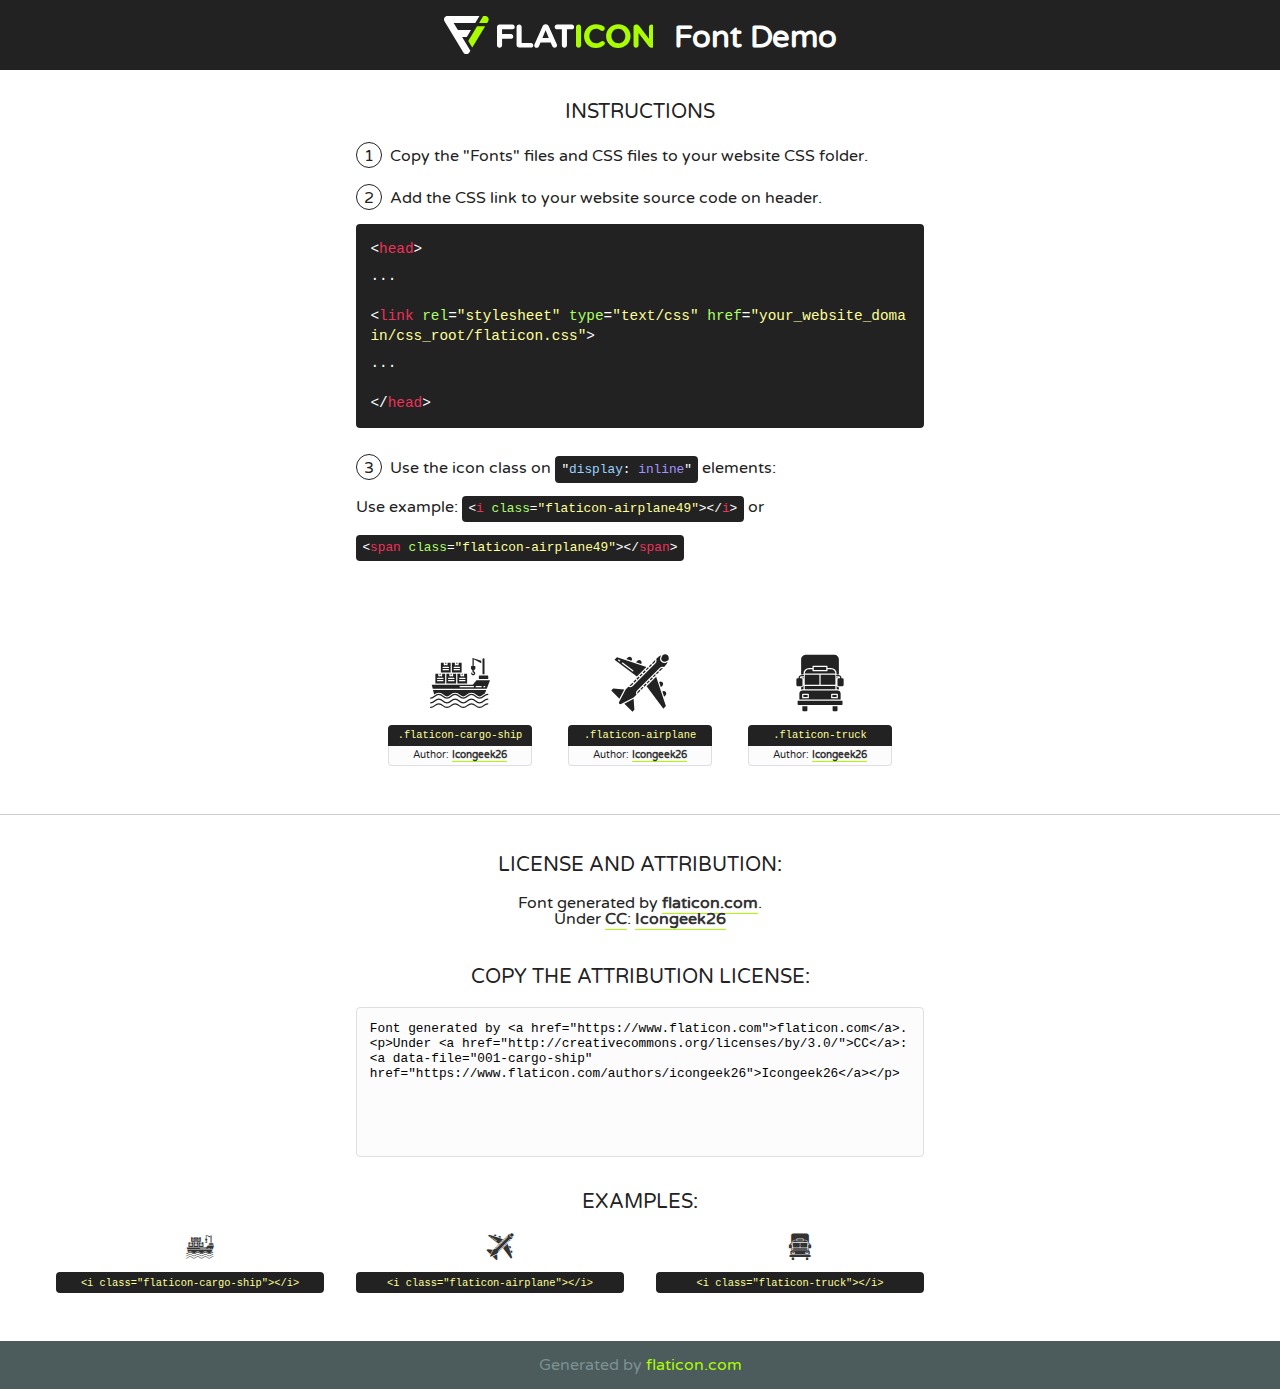
<file: fonts/flaticon/font/flaticon.html>
<!DOCTYPE html>
<!--
  Flaticon icon font: Flaticon
  Creation date: 30/11/2020 08:28
-->
<html>
<!DOCTYPE html>
<html>

<head>
    <title>Flaticon WebFont</title>
    <link href="http://fonts.googleapis.com/css?family=Varela+Round" rel="stylesheet" type="text/css" />
    <link rel="stylesheet" type="text/css" href="flaticon.css">
    <meta charset="UTF-8">
    <style>
    html, body, div, span, applet, object, iframe,
    h1, h2, h3, h4, h5, h6, p, blockquote, pre,
    a, abbr, acronym, address, big, cite, code,
    del, dfn, em, img, ins, kbd, q, s, samp,
    small, strike, strong, sub, sup, tt, var,
    b, u, i, center,
    dl, dt, dd, ol, ul, li,
    fieldset, form, label, legend,
    table, caption, tbody, tfoot, thead, tr, th, td,
    article, aside, canvas, details, embed, 
    figure, figcaption, footer, header, hgroup, 
    menu, nav, output, ruby, section, summary,
    time, mark, audio, video {
        margin: 0;
        padding: 0;
        border: 0;
        font-size: 100%;
        font: inherit;
        vertical-align: baseline;
    }
    /* HTML5 display-role reset for older browsers */
    article, aside, details, figcaption, figure, 
    footer, header, hgroup, menu, nav, section {
        display: block;
    }
    body {
        line-height: 1;
    }
    ol, ul {
        list-style: none;
    }
    blockquote, q {
        quotes: none;
    }
    blockquote:before, blockquote:after,
    q:before, q:after {
        content: '';
        content: none;
    }
    table {
        border-collapse: collapse;
        border-spacing: 0;
    }
    body {
        font-family: 'Varela Round', Helvetica, Arial, sans-serif;
        font-size: 16px;
        color: #222;
    }
    a {
        color: #333;
        border-bottom: 1px solid #a9fd00;
        font-weight: bold;
        text-decoration: none;
    }
    * {
        -moz-box-sizing: border-box;
        -webkit-box-sizing: border-box;
        box-sizing: border-box;
        margin: 0;
        padding: 0;
    }
    [class^="flaticon-"]:before, [class*=" flaticon-"]:before, [class^="flaticon-"]:after, [class*=" flaticon-"]:after {
        font-family: Flaticon;
        font-size: 30px;
        font-style: normal;
        margin-left: 20px;
        color: #333;
    }
    .wrapper {
        max-width: 600px;
        margin: auto;
        padding: 0 1em;
    }
    .title {
        font-size: 1.25em;
        text-align: center;
        margin-bottom: 1em;
        text-transform: uppercase;
    }
    header {
        text-align: center;
        background-color: #222;
        color: #fff;
        padding: 1em;
    }
    header .logo {
        width: 210px;
        height: 38px;
        display: inline-block;
        vertical-align: middle;
        margin-right: 1em;
        border: none;
    }
    header strong {
        font-size: 1.95em;
        font-weight: bold;
        vertical-align: middle;
        margin-top: 5px;
        display: inline-block;
    }
    .demo {
        margin: 2em auto;
        line-height: 1.25em;
    }
    .demo ul li {
        margin-bottom: 1em;
    }
    .demo ul li .num {
        color: #222;
        border-radius: 20px;
        display: inline-block;
        width: 26px;
        padding: 3px;
        height: 26px;
        text-align: center;
        margin-right: 0.5em;
        border: 1px solid #222;
    }
    .demo ul li code {
        background-color: #222;
        border-radius: 4px;
        padding: 0.25em 0.5em;
        display: inline-block;
        color: #fff;
        font-family: Consolas,Monaco,Lucida Console,Liberation Mono,DejaVu Sans Mono,Bitstream Vera Sans Mono,Courier New, monospace;
        font-weight: lighter;
        margin-top: 1em;
        font-size: 0.8em;
        word-break: break-all;
    }
    .demo ul li code.big {
        padding: 1em;
        font-size: 0.9em;
    }
    .demo ul li code .red {
        color: #EF3159;
    }
    .demo ul li code .green {
        color: #ACFF65;
    }
    .demo ul li code .yellow {
        color: #FFFF99;
    }
    .demo ul li code .blue {
        color: #99D3FF;
    }
    .demo ul li code .purple {
        color: #A295FF;
    }
    .demo ul li code .dots {
        margin-top: 0.5em;
        display: block;
    }
    #glyphs {
        border-bottom: 1px solid #ccc;
        padding: 2em 0;
        text-align: center;
    }
    .glyph {
        display: inline-block;
        width: 9em;
        margin: 1em;
        text-align: center;
        vertical-align: top;
        background: #FFF;
    }
    .glyph .glyph-icon {
        padding: 10px;
        display: block;
        font-family:"Flaticon";
        font-size: 64px;
        line-height: 1;
    }
    .glyph .glyph-icon:before {
        font-size: 64px;
        color: #222;
        margin-left: 0;
    }
    .class-name {
        font-size: 0.65em;
        background-color: #222;
        color: #fff;
        border-radius: 4px 4px 0 0;
        padding: 0.5em;
        color: #FFFF99;
        font-family: Consolas,Monaco,Lucida Console,Liberation Mono,DejaVu Sans Mono,Bitstream Vera Sans Mono,Courier New, monospace;
    }
    .author-name {
        font-size: 0.6em;
        background-color: #fcfcfd;
        border: 1px solid #DEDEE4;
        border-top: 0;
        border-radius: 0 0 4px 4px;
        padding: 0.5em;
    }
    .class-name:last-child {
        font-size: 10px;
        color:#888;
    }
    .class-name:last-child a {
        font-size: 10px;
        color:#555;
    }
    .class-name:last-child a:hover {
        color:#a9fd00;
    }
    .glyph > input {
        display: block;
        width: 100px;
        margin: 5px auto;
        text-align: center;
        font-size: 12px;
        cursor: text;
    }
    .glyph > input.icon-input {
        font-family:"Flaticon";
        font-size: 16px;
        margin-bottom: 10px;
    }
    .attribution .title {
        margin-top: 2em;
    }
    .attribution textarea {
        background-color: #fcfcfd;
        padding: 1em;
        border: none;
        box-shadow: none;
        border: 1px solid #DEDEE4;
        border-radius: 4px;
        resize: none;
        width: 100%;
        height: 150px;
        font-size: 0.8em;
        font-family: Consolas,Monaco,Lucida Console,Liberation Mono,DejaVu Sans Mono,Bitstream Vera Sans Mono,Courier New, monospace;
        -webkit-appearance: none;
    }
    .iconsuse {
        margin: 2em auto;
        text-align: center;
        max-width: 1200px;
    }
    .iconsuse:after {
        content: '';
        display: table;
        clear: both;
    }
    .iconsuse .image {
        float: left;
        width: 25%;
        padding: 0 1em;
    }
    .iconsuse .image p {
        margin-bottom: 1em;
    }
    .iconsuse .image span {
        display: block;
        font-size: 0.65em;
        background-color: #222;
        color: #fff;
        border-radius: 4px;
        padding: 0.5em;
        color: #FFFF99;
        margin-top: 1em;
        font-family: Consolas,Monaco,Lucida Console,Liberation Mono,DejaVu Sans Mono,Bitstream Vera Sans Mono,Courier New, monospace;
    }
    #footer {
        text-align: center;
        background-color: #4C5B5C;
        color: #7c9192;
        padding: 1em;
    }
    #footer a {
        border: none;
        color: #a9fd00;
        font-weight: normal;
    }
    @media (max-width: 960px) {
        .iconsuse .image {
            width: 50%;
        }
    }
    @media (max-width: 560px) {
        .iconsuse .image {
            width: 100%;
        }
    }
    </style>
</head>

<body class="characters-off">

    <header>
        <a href="https://www.flaticon.com" target="_blank" class="logo">
            <svg version="1.1" xmlns="http://www.w3.org/2000/svg" xmlns:xlink="http://www.w3.org/1999/xlink" xmlns:a="http://ns.adobe.com/AdobeSVGViewerExtensions/3.0/" viewBox="0 0 560.875 102.036" enable-background="new 0 0 560.875 102.036" xml:space="preserve">
                <defs>
                </defs>
                <g>
                    <g class="letters">
                        <path fill="#ffffff" d="M141.596,29.675c0-3.777,2.985-6.767,6.764-6.767h34.438c3.426,0,6.15,2.728,6.15,6.15
                        c0,3.43-2.724,6.149-6.15,6.149h-27.674v13.091h23.719c3.429,0,6.151,2.724,6.151,6.15c0,3.43-2.723,6.149-6.151,6.149h-23.719
                        v17.574c0,3.773-2.986,6.761-6.764,6.761c-3.779,0-6.764-2.989-6.764-6.761V29.675z"></path>
                        <path fill="#ffffff" d="M193.844,29.149c0-3.781,2.985-6.767,6.764-6.767c3.776,0,6.763,2.985,6.763,6.767v42.957h25.039
                        c3.426,0,6.149,2.726,6.149,6.153c0,3.425-2.723,6.15-6.149,6.15h-31.802c-3.779,0-6.764-2.986-6.764-6.768V29.149z"></path>
                        <path fill="#ffffff" d="M241.891,75.71l21.438-48.407c1.492-3.341,4.215-5.357,7.906-5.357h0.792
                        c3.686,0,6.323,2.017,7.815,5.357l21.439,48.407c0.436,0.967,0.701,1.845,0.701,2.723c0,3.602-2.809,6.501-6.414,6.501
                        c-3.161,0-5.269-1.845-6.499-4.655l-4.132-9.661h-27.059l-4.301,10.102c-1.144,2.631-3.426,4.214-6.237,4.214
                        c-3.517,0-6.24-2.81-6.24-6.325C241.1,77.64,241.451,76.677,241.891,75.71z M279.932,58.666l-8.521-20.297l-8.526,20.297H279.932
                        z"></path>
                        <path fill="#ffffff" d="M314.864,35.387H301.86c-3.429,0-6.239-2.813-6.239-6.238c0-3.429,2.811-6.24,6.239-6.24h39.533
                        c3.426,0,6.237,2.811,6.237,6.24c0,3.425-2.811,6.238-6.237,6.238h-13.001v42.785c0,3.773-2.99,6.761-6.764,6.761
                        c-3.779,0-6.764-2.989-6.764-6.761V35.387z"></path>
                        <path fill="#A9FD00" d="M352.615,29.149c0-3.781,2.985-6.767,6.767-6.767c3.774,0,6.761,2.985,6.761,6.767v49.024
                        c0,3.773-2.987,6.761-6.761,6.761c-3.781,0-6.767-2.989-6.767-6.761V29.149z"></path>
                        <path fill="#A9FD00" d="M374.132,53.836v-0.179c0-17.481,13.178-31.801,32.065-31.801c9.22,0,15.459,2.458,20.557,6.238
                        c1.402,1.054,2.637,2.985,2.637,5.357c0,3.692-2.985,6.59-6.681,6.59c-1.845,0-3.071-0.702-4.044-1.319
                        c-3.776-2.813-7.729-4.393-12.562-4.393c-10.364,0-17.831,8.611-17.831,19.154v0.173c0,10.542,7.291,19.329,17.831,19.329
                        c5.715,0,9.492-1.756,13.359-4.834c1.049-0.874,2.458-1.491,4.039-1.491c3.429,0,6.325,2.813,6.325,6.236
                        c0,2.106-1.056,3.78-2.282,4.834c-5.539,4.834-12.036,7.733-21.878,7.733C387.572,85.464,374.132,71.493,374.132,53.836z"></path>
                        <path fill="#A9FD00" d="M433.009,53.836v-0.179c0-17.481,13.79-31.801,32.766-31.801c18.981,0,32.592,14.143,32.592,31.628v0.173
                        c0,17.483-13.785,31.807-32.769,31.807C446.625,85.464,433.009,71.32,433.009,53.836z M484.224,53.836v-0.179
                        c0-10.539-7.725-19.326-18.626-19.326c-10.893,0-18.449,8.611-18.449,19.154v0.173c0,10.542,7.73,19.329,18.626,19.329
                        C476.676,72.986,484.224,64.378,484.224,53.836z"></path>
                        <path fill="#A9FD00" d="M506.233,29.321c0-3.774,2.99-6.763,6.767-6.763h1.401c3.252,0,5.183,1.583,7.029,3.953l26.093,34.265
                        V29.059c0-3.692,2.99-6.677,6.681-6.677c3.683,0,6.671,2.985,6.671,6.677v48.934c0,3.78-2.987,6.765-6.764,6.765h-0.436
                        c-3.257,0-5.188-1.581-7.034-3.953l-27.056-35.492v32.944c0,3.687-2.985,6.676-6.678,6.676c-3.683,0-6.673-2.989-6.673-6.676
                        V29.321z"></path>
                    </g>
                    <g class="insignia">
                        <path fill="#ffffff" d="M48.372,56.137h12.517l11.156-18.537H37.186L25.688,18.539h57.825L94.668,0H9.271
                        C5.925,0,2.842,1.801,1.198,4.716c-1.644,2.907-1.593,6.482,0.134,9.343l50.38,83.501c1.678,2.781,4.689,4.476,7.938,4.476
                        c3.246,0,6.257-1.695,7.935-4.476l2.898-4.804L48.372,56.137z"></path>
                        <g class="i">
                            <path fill="#A9FD00" d="M93.575,18.539h0.031v0.004l21.652,0.004l2.705-4.488c1.727-2.861,1.778-6.436,0.133-9.343
                            C116.454,1.801,113.371,0,110.026,0h-5.294L93.575,18.539z"></path>
                            <polygon fill="#A9FD00" points="88.291,27.356 64.725,66.486 75.519,84.404 109.942,27.356"></polygon>
                        </g>
                    </g>
                </g>
            </svg>
        </a>
        <strong>Font Demo</strong>
    </header>


    <section class="demo wrapper">

        <p class="title">Instructions</p>

        <ul>
            <li>
                <span class="num">1</span>Copy the "Fonts" files and CSS files to your website CSS folder.
            </li>
            <li>
                <span class="num">2</span>Add the CSS link to your website source code on header.
                <code class="big">
                    &lt;<span class="red">head</span>&gt;
                    <br/><span class="dots">...</span>
                    <br/>&lt;<span class="red">link</span> <span class="green">rel</span>=<span class="yellow">"stylesheet"</span> <span class="green">type</span>=<span class="yellow">"text/css"</span> <span class="green">href</span>=<span class="yellow">"your_website_domain/css_root/flaticon.css"</span>&gt;
                    <br/><span class="dots">...</span>
                    <br/>&lt;/<span class="red">head</span>&gt;
                </code>
            </li>

            <li>
                <p>
                    <span class="num">3</span>Use the icon class on <code>"<span class="blue">display</span>:<span class="purple"> inline</span>"</code> elements:
                    <br />
                    Use example: <code>&lt;<span class="red">i</span> <span class="green">class</span>=<span class="yellow">&quot;flaticon-airplane49&quot;</span>&gt;&lt;/<span class="red">i</span>&gt;</code> or <code>&lt;<span class="red">span</span> <span class="green">class</span>=<span class="yellow">&quot;flaticon-airplane49&quot;</span>&gt;&lt;/<span class="red">span</span>&gt;</code>
            </li>
        </ul>

    </section>




   <section id="glyphs">          
    
      
        <div class="glyph"><div class="glyph-icon flaticon-cargo-ship"></div>
            <div class="class-name">.flaticon-cargo-ship</div>
            <div class="author-name">Author: <a data-file="001-cargo-ship" href="https://www.flaticon.com/authors/icongeek26">Icongeek26</a> </div> 
        </div>        
        
        <div class="glyph"><div class="glyph-icon flaticon-airplane"></div>
            <div class="class-name">.flaticon-airplane</div>
            <div class="author-name">Author: <a data-file="002-airplane" href="https://www.flaticon.com/authors/icongeek26">Icongeek26</a> </div> 
        </div>        
        
        <div class="glyph"><div class="glyph-icon flaticon-truck"></div>
            <div class="class-name">.flaticon-truck</div>
            <div class="author-name">Author: <a data-file="003-truck" href="https://www.flaticon.com/authors/icongeek26">Icongeek26</a> </div> 
        </div>        
        

    </section>



    <section class="attribution wrapper"   style="text-align:center;">

      <div class="title">License and attribution:</div><div class="attrDiv">Font generated by <a href="https://www.flaticon.com">flaticon.com</a>. <div><p>Under <a href="http://creativecommons.org/licenses/by/3.0/">CC</a>: <a data-file="001-cargo-ship" href="https://www.flaticon.com/authors/icongeek26">Icongeek26</a></p>  </div>
      </div>
      <div class="title">Copy the Attribution License:</div>

    <textarea onclick="this.focus();this.select();">Font generated by &lt;a href=&quot;https://www.flaticon.com&quot;&gt;flaticon.com&lt;/a&gt;. <p>Under <a href="http://creativecommons.org/licenses/by/3.0/">CC</a>: <a data-file="001-cargo-ship" href="https://www.flaticon.com/authors/icongeek26">Icongeek26</a></p>  
     </textarea>

    </section>

    <section class="iconsuse">

          <div class="title">Examples:</div>            
             
            <div class="image">
                <p>
                    <i class="glyph-icon flaticon-cargo-ship"></i> 
                    <span>&lt;i class=&quot;flaticon-cargo-ship&quot;&gt;&lt;/i&gt;</span>
                </p>
            </div>
            
            <div class="image">
                <p>
                    <i class="glyph-icon flaticon-airplane"></i> 
                    <span>&lt;i class=&quot;flaticon-airplane&quot;&gt;&lt;/i&gt;</span>
                </p>
            </div>
            
            <div class="image">
                <p>
                    <i class="glyph-icon flaticon-truck"></i> 
                    <span>&lt;i class=&quot;flaticon-truck&quot;&gt;&lt;/i&gt;</span>
                </p>
            </div>
                       
        </div>
                            
    </section>

<div id="footer">
    <div>Generated by <a href="https://www.flaticon.com">flaticon.com</a>
    </div>
</div>



</body>
</html>
</file>
<file: fonts/icomoon/style.css>
@font-face {
  font-family: 'icomoon';
  src:  url('fonts/icomoon.eot?10si43');
  src:  url('fonts/icomoon.eot?10si43#iefix') format('embedded-opentype'),
    url('fonts/icomoon.ttf?10si43') format('truetype'),
    url('fonts/icomoon.woff?10si43') format('woff'),
    url('fonts/icomoon.svg?10si43#icomoon') format('svg');
  font-weight: normal;
  font-style: normal;
}

[class^="icon-"], [class*=" icon-"] {
  /* use !important to prevent issues with browser extensions that change fonts */
  font-family: 'icomoon' !important;
  speak: none;
  font-style: normal;
  font-weight: normal;
  font-variant: normal;
  text-transform: none;
  line-height: 1;

  /* Better Font Rendering =========== */
  -webkit-font-smoothing: antialiased;
  -moz-osx-font-smoothing: grayscale;
}

.icon-asterisk:before {
  content: "\f069";
}
.icon-plus:before {
  content: "\f067";
}
.icon-question:before {
  content: "\f128";
}
.icon-minus:before {
  content: "\f068";
}
.icon-glass:before {
  content: "\f000";
}
.icon-music:before {
  content: "\f001";
}
.icon-search:before {
  content: "\f002";
}
.icon-envelope-o:before {
  content: "\f003";
}
.icon-heart:before {
  content: "\f004";
}
.icon-star:before {
  content: "\f005";
}
.icon-star-o:before {
  content: "\f006";
}
.icon-user:before {
  content: "\f007";
}
.icon-film:before {
  content: "\f008";
}
.icon-th-large:before {
  content: "\f009";
}
.icon-th:before {
  content: "\f00a";
}
.icon-th-list:before {
  content: "\f00b";
}
.icon-check:before {
  content: "\f00c";
}
.icon-close:before {
  content: "\f00d";
}
.icon-remove:before {
  content: "\f00d";
}
.icon-times:before {
  content: "\f00d";
}
.icon-search-plus:before {
  content: "\f00e";
}
.icon-search-minus:before {
  content: "\f010";
}
.icon-power-off:before {
  content: "\f011";
}
.icon-signal:before {
  content: "\f012";
}
.icon-cog:before {
  content: "\f013";
}
.icon-gear:before {
  content: "\f013";
}
.icon-trash-o:before {
  content: "\f014";
}
.icon-home:before {
  content: "\f015";
}
.icon-file-o:before {
  content: "\f016";
}
.icon-clock-o:before {
  content: "\f017";
}
.icon-road:before {
  content: "\f018";
}
.icon-download:before {
  content: "\f019";
}
.icon-arrow-circle-o-down:before {
  content: "\f01a";
}
.icon-arrow-circle-o-up:before {
  content: "\f01b";
}
.icon-inbox:before {
  content: "\f01c";
}
.icon-play-circle-o:before {
  content: "\f01d";
}
.icon-repeat:before {
  content: "\f01e";
}
.icon-rotate-right:before {
  content: "\f01e";
}
.icon-refresh:before {
  content: "\f021";
}
.icon-list-alt:before {
  content: "\f022";
}
.icon-lock:before {
  content: "\f023";
}
.icon-flag:before {
  content: "\f024";
}
.icon-headphones:before {
  content: "\f025";
}
.icon-volume-off:before {
  content: "\f026";
}
.icon-volume-down:before {
  content: "\f027";
}
.icon-volume-up:before {
  content: "\f028";
}
.icon-qrcode:before {
  content: "\f029";
}
.icon-barcode:before {
  content: "\f02a";
}
.icon-tag:before {
  content: "\f02b";
}
.icon-tags:before {
  content: "\f02c";
}
.icon-book:before {
  content: "\f02d";
}
.icon-bookmark:before {
  content: "\f02e";
}
.icon-print:before {
  content: "\f02f";
}
.icon-camera:before {
  content: "\f030";
}
.icon-font:before {
  content: "\f031";
}
.icon-bold:before {
  content: "\f032";
}
.icon-italic:before {
  content: "\f033";
}
.icon-text-height:before {
  content: "\f034";
}
.icon-text-width:before {
  content: "\f035";
}
.icon-align-left:before {
  content: "\f036";
}
.icon-align-center:before {
  content: "\f037";
}
.icon-align-right:before {
  content: "\f038";
}
.icon-align-justify:before {
  content: "\f039";
}
.icon-list:before {
  content: "\f03a";
}
.icon-dedent:before {
  content: "\f03b";
}
.icon-outdent:before {
  content: "\f03b";
}
.icon-indent:before {
  content: "\f03c";
}
.icon-video-camera:before {
  content: "\f03d";
}
.icon-image:before {
  content: "\f03e";
}
.icon-photo:before {
  content: "\f03e";
}
.icon-picture-o:before {
  content: "\f03e";
}
.icon-pencil:before {
  content: "\f040";
}
.icon-map-marker:before {
  content: "\f041";
}
.icon-adjust:before {
  content: "\f042";
}
.icon-tint:before {
  content: "\f043";
}
.icon-edit:before {
  content: "\f044";
}
.icon-pencil-square-o:before {
  content: "\f044";
}
.icon-share-square-o:before {
  content: "\f045";
}
.icon-check-square-o:before {
  content: "\f046";
}
.icon-arrows:before {
  content: "\f047";
}
.icon-step-backward:before {
  content: "\f048";
}
.icon-fast-backward:before {
  content: "\f049";
}
.icon-backward:before {
  content: "\f04a";
}
.icon-play:before {
  content: "\f04b";
}
.icon-pause:before {
  content: "\f04c";
}
.icon-stop:before {
  content: "\f04d";
}
.icon-forward:before {
  content: "\f04e";
}
.icon-fast-forward:before {
  content: "\f050";
}
.icon-step-forward:before {
  content: "\f051";
}
.icon-eject:before {
  content: "\f052";
}
.icon-chevron-left:before {
  content: "\f053";
}
.icon-chevron-right:before {
  content: "\f054";
}
.icon-plus-circle:before {
  content: "\f055";
}
.icon-minus-circle:before {
  content: "\f056";
}
.icon-times-circle:before {
  content: "\f057";
}
.icon-check-circle:before {
  content: "\f058";
}
.icon-question-circle:before {
  content: "\f059";
}
.icon-info-circle:before {
  content: "\f05a";
}
.icon-crosshairs:before {
  content: "\f05b";
}
.icon-times-circle-o:before {
  content: "\f05c";
}
.icon-check-circle-o:before {
  content: "\f05d";
}
.icon-ban:before {
  content: "\f05e";
}
.icon-arrow-left:before {
  content: "\f060";
}
.icon-arrow-right:before {
  content: "\f061";
}
.icon-arrow-up:before {
  content: "\f062";
}
.icon-arrow-down:before {
  content: "\f063";
}
.icon-mail-forward:before {
  content: "\f064";
}
.icon-share:before {
  content: "\f064";
}
.icon-expand:before {
  content: "\f065";
}
.icon-compress:before {
  content: "\f066";
}
.icon-exclamation-circle:before {
  content: "\f06a";
}
.icon-gift:before {
  content: "\f06b";
}
.icon-leaf:before {
  content: "\f06c";
}
.icon-fire:before {
  content: "\f06d";
}
.icon-eye:before {
  content: "\f06e";
}
.icon-eye-slash:before {
  content: "\f070";
}
.icon-exclamation-triangle:before {
  content: "\f071";
}
.icon-warning:before {
  content: "\f071";
}
.icon-plane:before {
  content: "\f072";
}
.icon-calendar:before {
  content: "\f073";
}
.icon-random:before {
  content: "\f074";
}
.icon-comment:before {
  content: "\f075";
}
.icon-magnet:before {
  content: "\f076";
}
.icon-chevron-up:before {
  content: "\f077";
}
.icon-chevron-down:before {
  content: "\f078";
}
.icon-retweet:before {
  content: "\f079";
}
.icon-shopping-cart:before {
  content: "\f07a";
}
.icon-folder:before {
  content: "\f07b";
}
.icon-folder-open:before {
  content: "\f07c";
}
.icon-arrows-v:before {
  content: "\f07d";
}
.icon-arrows-h:before {
  content: "\f07e";
}
.icon-bar-chart:before {
  content: "\f080";
}
.icon-bar-chart-o:before {
  content: "\f080";
}
.icon-twitter-square:before {
  content: "\f081";
}
.icon-facebook-square:before {
  content: "\f082";
}
.icon-camera-retro:before {
  content: "\f083";
}
.icon-key:before {
  content: "\f084";
}
.icon-cogs:before {
  content: "\f085";
}
.icon-gears:before {
  content: "\f085";
}
.icon-comments:before {
  content: "\f086";
}
.icon-thumbs-o-up:before {
  content: "\f087";
}
.icon-thumbs-o-down:before {
  content: "\f088";
}
.icon-star-half:before {
  content: "\f089";
}
.icon-heart-o:before {
  content: "\f08a";
}
.icon-sign-out:before {
  content: "\f08b";
}
.icon-linkedin-square:before {
  content: "\f08c";
}
.icon-thumb-tack:before {
  content: "\f08d";
}
.icon-external-link:before {
  content: "\f08e";
}
.icon-sign-in:before {
  content: "\f090";
}
.icon-trophy:before {
  content: "\f091";
}
.icon-github-square:before {
  content: "\f092";
}
.icon-upload:before {
  content: "\f093";
}
.icon-lemon-o:before {
  content: "\f094";
}
.icon-phone:before {
  content: "\f095";
}
.icon-square-o:before {
  content: "\f096";
}
.icon-bookmark-o:before {
  content: "\f097";
}
.icon-phone-square:before {
  content: "\f098";
}
.icon-twitter:before {
  content: "\f099";
}
.icon-facebook:before {
  content: "\f09a";
}
.icon-facebook-f:before {
  content: "\f09a";
}
.icon-github:before {
  content: "\f09b";
}
.icon-unlock:before {
  content: "\f09c";
}
.icon-credit-card:before {
  content: "\f09d";
}
.icon-feed:before {
  content: "\f09e";
}
.icon-rss:before {
  content: "\f09e";
}
.icon-hdd-o:before {
  content: "\f0a0";
}
.icon-bullhorn:before {
  content: "\f0a1";
}
.icon-bell-o:before {
  content: "\f0a2";
}
.icon-certificate:before {
  content: "\f0a3";
}
.icon-hand-o-right:before {
  content: "\f0a4";
}
.icon-hand-o-left:before {
  content: "\f0a5";
}
.icon-hand-o-up:before {
  content: "\f0a6";
}
.icon-hand-o-down:before {
  content: "\f0a7";
}
.icon-arrow-circle-left:before {
  content: "\f0a8";
}
.icon-arrow-circle-right:before {
  content: "\f0a9";
}
.icon-arrow-circle-up:before {
  content: "\f0aa";
}
.icon-arrow-circle-down:before {
  content: "\f0ab";
}
.icon-globe:before {
  content: "\f0ac";
}
.icon-wrench:before {
  content: "\f0ad";
}
.icon-tasks:before {
  content: "\f0ae";
}
.icon-filter:before {
  content: "\f0b0";
}
.icon-briefcase:before {
  content: "\f0b1";
}
.icon-arrows-alt:before {
  content: "\f0b2";
}
.icon-group:before {
  content: "\f0c0";
}
.icon-users:before {
  content: "\f0c0";
}
.icon-chain:before {
  content: "\f0c1";
}
.icon-link:before {
  content: "\f0c1";
}
.icon-cloud:before {
  content: "\f0c2";
}
.icon-flask:before {
  content: "\f0c3";
}
.icon-cut:before {
  content: "\f0c4";
}
.icon-scissors:before {
  content: "\f0c4";
}
.icon-copy:before {
  content: "\f0c5";
}
.icon-files-o:before {
  content: "\f0c5";
}
.icon-paperclip:before {
  content: "\f0c6";
}
.icon-floppy-o:before {
  content: "\f0c7";
}
.icon-save:before {
  content: "\f0c7";
}
.icon-square:before {
  content: "\f0c8";
}
.icon-bars:before {
  content: "\f0c9";
}
.icon-navicon:before {
  content: "\f0c9";
}
.icon-reorder:before {
  content: "\f0c9";
}
.icon-list-ul:before {
  content: "\f0ca";
}
.icon-list-ol:before {
  content: "\f0cb";
}
.icon-strikethrough:before {
  content: "\f0cc";
}
.icon-underline:before {
  content: "\f0cd";
}
.icon-table:before {
  content: "\f0ce";
}
.icon-magic:before {
  content: "\f0d0";
}
.icon-truck:before {
  content: "\f0d1";
}
.icon-pinterest:before {
  content: "\f0d2";
}
.icon-pinterest-square:before {
  content: "\f0d3";
}
.icon-google-plus-square:before {
  content: "\f0d4";
}
.icon-google-plus:before {
  content: "\f0d5";
}
.icon-money:before {
  content: "\f0d6";
}
.icon-caret-down:before {
  content: "\f0d7";
}
.icon-caret-up:before {
  content: "\f0d8";
}
.icon-caret-left:before {
  content: "\f0d9";
}
.icon-caret-right:before {
  content: "\f0da";
}
.icon-columns:before {
  content: "\f0db";
}
.icon-sort:before {
  content: "\f0dc";
}
.icon-unsorted:before {
  content: "\f0dc";
}
.icon-sort-desc:before {
  content: "\f0dd";
}
.icon-sort-down:before {
  content: "\f0dd";
}
.icon-sort-asc:before {
  content: "\f0de";
}
.icon-sort-up:before {
  content: "\f0de";
}
.icon-envelope:before {
  content: "\f0e0";
}
.icon-linkedin:before {
  content: "\f0e1";
}
.icon-rotate-left:before {
  content: "\f0e2";
}
.icon-undo:before {
  content: "\f0e2";
}
.icon-gavel:before {
  content: "\f0e3";
}
.icon-legal:before {
  content: "\f0e3";
}
.icon-dashboard:before {
  content: "\f0e4";
}
.icon-tachometer:before {
  content: "\f0e4";
}
.icon-comment-o:before {
  content: "\f0e5";
}
.icon-comments-o:before {
  content: "\f0e6";
}
.icon-bolt:before {
  content: "\f0e7";
}
.icon-flash:before {
  content: "\f0e7";
}
.icon-sitemap:before {
  content: "\f0e8";
}
.icon-umbrella:before {
  content: "\f0e9";
}
.icon-clipboard:before {
  content: "\f0ea";
}
.icon-paste:before {
  content: "\f0ea";
}
.icon-lightbulb-o:before {
  content: "\f0eb";
}
.icon-exchange:before {
  content: "\f0ec";
}
.icon-cloud-download:before {
  content: "\f0ed";
}
.icon-cloud-upload:before {
  content: "\f0ee";
}
.icon-user-md:before {
  content: "\f0f0";
}
.icon-stethoscope:before {
  content: "\f0f1";
}
.icon-suitcase:before {
  content: "\f0f2";
}
.icon-bell:before {
  content: "\f0f3";
}
.icon-coffee:before {
  content: "\f0f4";
}
.icon-cutlery:before {
  content: "\f0f5";
}
.icon-file-text-o:before {
  content: "\f0f6";
}
.icon-building-o:before {
  content: "\f0f7";
}
.icon-hospital-o:before {
  content: "\f0f8";
}
.icon-ambulance:before {
  content: "\f0f9";
}
.icon-medkit:before {
  content: "\f0fa";
}
.icon-fighter-jet:before {
  content: "\f0fb";
}
.icon-beer:before {
  content: "\f0fc";
}
.icon-h-square:before {
  content: "\f0fd";
}
.icon-plus-square:before {
  content: "\f0fe";
}
.icon-angle-double-left:before {
  content: "\f100";
}
.icon-angle-double-right:before {
  content: "\f101";
}
.icon-angle-double-up:before {
  content: "\f102";
}
.icon-angle-double-down:before {
  content: "\f103";
}
.icon-angle-left:before {
  content: "\f104";
}
.icon-angle-right:before {
  content: "\f105";
}
.icon-angle-up:before {
  content: "\f106";
}
.icon-angle-down:before {
  content: "\f107";
}
.icon-desktop:before {
  content: "\f108";
}
.icon-laptop:before {
  content: "\f109";
}
.icon-tablet:before {
  content: "\f10a";
}
.icon-mobile:before {
  content: "\f10b";
}
.icon-mobile-phone:before {
  content: "\f10b";
}
.icon-circle-o:before {
  content: "\f10c";
}
.icon-quote-left:before {
  content: "\f10d";
}
.icon-quote-right:before {
  content: "\f10e";
}
.icon-spinner:before {
  content: "\f110";
}
.icon-circle:before {
  content: "\f111";
}
.icon-mail-reply:before {
  content: "\f112";
}
.icon-reply:before {
  content: "\f112";
}
.icon-github-alt:before {
  content: "\f113";
}
.icon-folder-o:before {
  content: "\f114";
}
.icon-folder-open-o:before {
  content: "\f115";
}
.icon-smile-o:before {
  content: "\f118";
}
.icon-frown-o:before {
  content: "\f119";
}
.icon-meh-o:before {
  content: "\f11a";
}
.icon-gamepad:before {
  content: "\f11b";
}
.icon-keyboard-o:before {
  content: "\f11c";
}
.icon-flag-o:before {
  content: "\f11d";
}
.icon-flag-checkered:before {
  content: "\f11e";
}
.icon-terminal:before {
  content: "\f120";
}
.icon-code:before {
  content: "\f121";
}
.icon-mail-reply-all:before {
  content: "\f122";
}
.icon-reply-all:before {
  content: "\f122";
}
.icon-star-half-empty:before {
  content: "\f123";
}
.icon-star-half-full:before {
  content: "\f123";
}
.icon-star-half-o:before {
  content: "\f123";
}
.icon-location-arrow:before {
  content: "\f124";
}
.icon-crop:before {
  content: "\f125";
}
.icon-code-fork:before {
  content: "\f126";
}
.icon-chain-broken:before {
  content: "\f127";
}
.icon-unlink:before {
  content: "\f127";
}
.icon-info:before {
  content: "\f129";
}
.icon-exclamation:before {
  content: "\f12a";
}
.icon-superscript:before {
  content: "\f12b";
}
.icon-subscript:before {
  content: "\f12c";
}
.icon-eraser:before {
  content: "\f12d";
}
.icon-puzzle-piece:before {
  content: "\f12e";
}
.icon-microphone:before {
  content: "\f130";
}
.icon-microphone-slash:before {
  content: "\f131";
}
.icon-shield:before {
  content: "\f132";
}
.icon-calendar-o:before {
  content: "\f133";
}
.icon-fire-extinguisher:before {
  content: "\f134";
}
.icon-rocket:before {
  content: "\f135";
}
.icon-maxcdn:before {
  content: "\f136";
}
.icon-chevron-circle-left:before {
  content: "\f137";
}
.icon-chevron-circle-right:before {
  content: "\f138";
}
.icon-chevron-circle-up:before {
  content: "\f139";
}
.icon-chevron-circle-down:before {
  content: "\f13a";
}
.icon-html5:before {
  content: "\f13b";
}
.icon-css3:before {
  content: "\f13c";
}
.icon-anchor:before {
  content: "\f13d";
}
.icon-unlock-alt:before {
  content: "\f13e";
}
.icon-bullseye:before {
  content: "\f140";
}
.icon-ellipsis-h:before {
  content: "\f141";
}
.icon-ellipsis-v:before {
  content: "\f142";
}
.icon-rss-square:before {
  content: "\f143";
}
.icon-play-circle:before {
  content: "\f144";
}
.icon-ticket:before {
  content: "\f145";
}
.icon-minus-square:before {
  content: "\f146";
}
.icon-minus-square-o:before {
  content: "\f147";
}
.icon-level-up:before {
  content: "\f148";
}
.icon-level-down:before {
  content: "\f149";
}
.icon-check-square:before {
  content: "\f14a";
}
.icon-pencil-square:before {
  content: "\f14b";
}
.icon-external-link-square:before {
  content: "\f14c";
}
.icon-share-square:before {
  content: "\f14d";
}
.icon-compass:before {
  content: "\f14e";
}
.icon-caret-square-o-down:before {
  content: "\f150";
}
.icon-toggle-down:before {
  content: "\f150";
}
.icon-caret-square-o-up:before {
  content: "\f151";
}
.icon-toggle-up:before {
  content: "\f151";
}
.icon-caret-square-o-right:before {
  content: "\f152";
}
.icon-toggle-right:before {
  content: "\f152";
}
.icon-eur:before {
  content: "\f153";
}
.icon-euro:before {
  content: "\f153";
}
.icon-gbp:before {
  content: "\f154";
}
.icon-dollar:before {
  content: "\f155";
}
.icon-usd:before {
  content: "\f155";
}
.icon-inr:before {
  content: "\f156";
}
.icon-rupee:before {
  content: "\f156";
}
.icon-cny:before {
  content: "\f157";
}
.icon-jpy:before {
  content: "\f157";
}
.icon-rmb:before {
  content: "\f157";
}
.icon-yen:before {
  content: "\f157";
}
.icon-rouble:before {
  content: "\f158";
}
.icon-rub:before {
  content: "\f158";
}
.icon-ruble:before {
  content: "\f158";
}
.icon-krw:before {
  content: "\f159";
}
.icon-won:before {
  content: "\f159";
}
.icon-bitcoin:before {
  content: "\f15a";
}
.icon-btc:before {
  content: "\f15a";
}
.icon-file:before {
  content: "\f15b";
}
.icon-file-text:before {
  content: "\f15c";
}
.icon-sort-alpha-asc:before {
  content: "\f15d";
}
.icon-sort-alpha-desc:before {
  content: "\f15e";
}
.icon-sort-amount-asc:before {
  content: "\f160";
}
.icon-sort-amount-desc:before {
  content: "\f161";
}
.icon-sort-numeric-asc:before {
  content: "\f162";
}
.icon-sort-numeric-desc:before {
  content: "\f163";
}
.icon-thumbs-up:before {
  content: "\f164";
}
.icon-thumbs-down:before {
  content: "\f165";
}
.icon-youtube-square:before {
  content: "\f166";
}
.icon-youtube:before {
  content: "\f167";
}
.icon-xing:before {
  content: "\f168";
}
.icon-xing-square:before {
  content: "\f169";
}
.icon-youtube-play:before {
  content: "\f16a";
}
.icon-dropbox:before {
  content: "\f16b";
}
.icon-stack-overflow:before {
  content: "\f16c";
}
.icon-instagram:before {
  content: "\f16d";
}
.icon-flickr:before {
  content: "\f16e";
}
.icon-adn:before {
  content: "\f170";
}
.icon-bitbucket:before {
  content: "\f171";
}
.icon-bitbucket-square:before {
  content: "\f172";
}
.icon-tumblr:before {
  content: "\f173";
}
.icon-tumblr-square:before {
  content: "\f174";
}
.icon-long-arrow-down:before {
  content: "\f175";
}
.icon-long-arrow-up:before {
  content: "\f176";
}
.icon-long-arrow-left:before {
  content: "\f177";
}
.icon-long-arrow-right:before {
  content: "\f178";
}
.icon-apple:before {
  content: "\f179";
}
.icon-windows:before {
  content: "\f17a";
}
.icon-android:before {
  content: "\f17b";
}
.icon-linux:before {
  content: "\f17c";
}
.icon-dribbble:before {
  content: "\f17d";
}
.icon-skype:before {
  content: "\f17e";
}
.icon-foursquare:before {
  content: "\f180";
}
.icon-trello:before {
  content: "\f181";
}
.icon-female:before {
  content: "\f182";
}
.icon-male:before {
  content: "\f183";
}
.icon-gittip:before {
  content: "\f184";
}
.icon-gratipay:before {
  content: "\f184";
}
.icon-sun-o:before {
  content: "\f185";
}
.icon-moon-o:before {
  content: "\f186";
}
.icon-archive:before {
  content: "\f187";
}
.icon-bug:before {
  content: "\f188";
}
.icon-vk:before {
  content: "\f189";
}
.icon-weibo:before {
  content: "\f18a";
}
.icon-renren:before {
  content: "\f18b";
}
.icon-pagelines:before {
  content: "\f18c";
}
.icon-stack-exchange:before {
  content: "\f18d";
}
.icon-arrow-circle-o-right:before {
  content: "\f18e";
}
.icon-arrow-circle-o-left:before {
  content: "\f190";
}
.icon-caret-square-o-left:before {
  content: "\f191";
}
.icon-toggle-left:before {
  content: "\f191";
}
.icon-dot-circle-o:before {
  content: "\f192";
}
.icon-wheelchair:before {
  content: "\f193";
}
.icon-vimeo-square:before {
  content: "\f194";
}
.icon-try:before {
  content: "\f195";
}
.icon-turkish-lira:before {
  content: "\f195";
}
.icon-plus-square-o:before {
  content: "\f196";
}
.icon-space-shuttle:before {
  content: "\f197";
}
.icon-slack:before {
  content: "\f198";
}
.icon-envelope-square:before {
  content: "\f199";
}
.icon-wordpress:before {
  content: "\f19a";
}
.icon-openid:before {
  content: "\f19b";
}
.icon-bank:before {
  content: "\f19c";
}
.icon-institution:before {
  content: "\f19c";
}
.icon-university:before {
  content: "\f19c";
}
.icon-graduation-cap:before {
  content: "\f19d";
}
.icon-mortar-board:before {
  content: "\f19d";
}
.icon-yahoo:before {
  content: "\f19e";
}
.icon-google:before {
  content: "\f1a0";
}
.icon-reddit:before {
  content: "\f1a1";
}
.icon-reddit-square:before {
  content: "\f1a2";
}
.icon-stumbleupon-circle:before {
  content: "\f1a3";
}
.icon-stumbleupon:before {
  content: "\f1a4";
}
.icon-delicious:before {
  content: "\f1a5";
}
.icon-digg:before {
  content: "\f1a6";
}
.icon-pied-piper-pp:before {
  content: "\f1a7";
}
.icon-pied-piper-alt:before {
  content: "\f1a8";
}
.icon-drupal:before {
  content: "\f1a9";
}
.icon-joomla:before {
  content: "\f1aa";
}
.icon-language:before {
  content: "\f1ab";
}
.icon-fax:before {
  content: "\f1ac";
}
.icon-building:before {
  content: "\f1ad";
}
.icon-child:before {
  content: "\f1ae";
}
.icon-paw:before {
  content: "\f1b0";
}
.icon-spoon:before {
  content: "\f1b1";
}
.icon-cube:before {
  content: "\f1b2";
}
.icon-cubes:before {
  content: "\f1b3";
}
.icon-behance:before {
  content: "\f1b4";
}
.icon-behance-square:before {
  content: "\f1b5";
}
.icon-steam:before {
  content: "\f1b6";
}
.icon-steam-square:before {
  content: "\f1b7";
}
.icon-recycle:before {
  content: "\f1b8";
}
.icon-automobile:before {
  content: "\f1b9";
}
.icon-car:before {
  content: "\f1b9";
}
.icon-cab:before {
  content: "\f1ba";
}
.icon-taxi:before {
  content: "\f1ba";
}
.icon-tree:before {
  content: "\f1bb";
}
.icon-spotify:before {
  content: "\f1bc";
}
.icon-deviantart:before {
  content: "\f1bd";
}
.icon-soundcloud:before {
  content: "\f1be";
}
.icon-database:before {
  content: "\f1c0";
}
.icon-file-pdf-o:before {
  content: "\f1c1";
}
.icon-file-word-o:before {
  content: "\f1c2";
}
.icon-file-excel-o:before {
  content: "\f1c3";
}
.icon-file-powerpoint-o:before {
  content: "\f1c4";
}
.icon-file-image-o:before {
  content: "\f1c5";
}
.icon-file-photo-o:before {
  content: "\f1c5";
}
.icon-file-picture-o:before {
  content: "\f1c5";
}
.icon-file-archive-o:before {
  content: "\f1c6";
}
.icon-file-zip-o:before {
  content: "\f1c6";
}
.icon-file-audio-o:before {
  content: "\f1c7";
}
.icon-file-sound-o:before {
  content: "\f1c7";
}
.icon-file-movie-o:before {
  content: "\f1c8";
}
.icon-file-video-o:before {
  content: "\f1c8";
}
.icon-file-code-o:before {
  content: "\f1c9";
}
.icon-vine:before {
  content: "\f1ca";
}
.icon-codepen:before {
  content: "\f1cb";
}
.icon-jsfiddle:before {
  content: "\f1cc";
}
.icon-life-bouy:before {
  content: "\f1cd";
}
.icon-life-buoy:before {
  content: "\f1cd";
}
.icon-life-ring:before {
  content: "\f1cd";
}
.icon-life-saver:before {
  content: "\f1cd";
}
.icon-support:before {
  content: "\f1cd";
}
.icon-circle-o-notch:before {
  content: "\f1ce";
}
.icon-ra:before {
  content: "\f1d0";
}
.icon-rebel:before {
  content: "\f1d0";
}
.icon-resistance:before {
  content: "\f1d0";
}
.icon-empire:before {
  content: "\f1d1";
}
.icon-ge:before {
  content: "\f1d1";
}
.icon-git-square:before {
  content: "\f1d2";
}
.icon-git:before {
  content: "\f1d3";
}
.icon-hacker-news:before {
  content: "\f1d4";
}
.icon-y-combinator-square:before {
  content: "\f1d4";
}
.icon-yc-square:before {
  content: "\f1d4";
}
.icon-tencent-weibo:before {
  content: "\f1d5";
}
.icon-qq:before {
  content: "\f1d6";
}
.icon-wechat:before {
  content: "\f1d7";
}
.icon-weixin:before {
  content: "\f1d7";
}
.icon-paper-plane:before {
  content: "\f1d8";
}
.icon-send:before {
  content: "\f1d8";
}
.icon-paper-plane-o:before {
  content: "\f1d9";
}
.icon-send-o:before {
  content: "\f1d9";
}
.icon-history:before {
  content: "\f1da";
}
.icon-circle-thin:before {
  content: "\f1db";
}
.icon-header:before {
  content: "\f1dc";
}
.icon-paragraph:before {
  content: "\f1dd";
}
.icon-sliders:before {
  content: "\f1de";
}
.icon-share-alt:before {
  content: "\f1e0";
}
.icon-share-alt-square:before {
  content: "\f1e1";
}
.icon-bomb:before {
  content: "\f1e2";
}
.icon-futbol-o:before {
  content: "\f1e3";
}
.icon-soccer-ball-o:before {
  content: "\f1e3";
}
.icon-tty:before {
  content: "\f1e4";
}
.icon-binoculars:before {
  content: "\f1e5";
}
.icon-plug:before {
  content: "\f1e6";
}
.icon-slideshare:before {
  content: "\f1e7";
}
.icon-twitch:before {
  content: "\f1e8";
}
.icon-yelp:before {
  content: "\f1e9";
}
.icon-newspaper-o:before {
  content: "\f1ea";
}
.icon-wifi:before {
  content: "\f1eb";
}
.icon-calculator:before {
  content: "\f1ec";
}
.icon-paypal:before {
  content: "\f1ed";
}
.icon-google-wallet:before {
  content: "\f1ee";
}
.icon-cc-visa:before {
  content: "\f1f0";
}
.icon-cc-mastercard:before {
  content: "\f1f1";
}
.icon-cc-discover:before {
  content: "\f1f2";
}
.icon-cc-amex:before {
  content: "\f1f3";
}
.icon-cc-paypal:before {
  content: "\f1f4";
}
.icon-cc-stripe:before {
  content: "\f1f5";
}
.icon-bell-slash:before {
  content: "\f1f6";
}
.icon-bell-slash-o:before {
  content: "\f1f7";
}
.icon-trash:before {
  content: "\f1f8";
}
.icon-copyright:before {
  content: "\f1f9";
}
.icon-at:before {
  content: "\f1fa";
}
.icon-eyedropper:before {
  content: "\f1fb";
}
.icon-paint-brush:before {
  content: "\f1fc";
}
.icon-birthday-cake:before {
  content: "\f1fd";
}
.icon-area-chart:before {
  content: "\f1fe";
}
.icon-pie-chart:before {
  content: "\f200";
}
.icon-line-chart:before {
  content: "\f201";
}
.icon-lastfm:before {
  content: "\f202";
}
.icon-lastfm-square:before {
  content: "\f203";
}
.icon-toggle-off:before {
  content: "\f204";
}
.icon-toggle-on:before {
  content: "\f205";
}
.icon-bicycle:before {
  content: "\f206";
}
.icon-bus:before {
  content: "\f207";
}
.icon-ioxhost:before {
  content: "\f208";
}
.icon-angellist:before {
  content: "\f209";
}
.icon-cc:before {
  content: "\f20a";
}
.icon-ils:before {
  content: "\f20b";
}
.icon-shekel:before {
  content: "\f20b";
}
.icon-sheqel:before {
  content: "\f20b";
}
.icon-meanpath:before {
  content: "\f20c";
}
.icon-buysellads:before {
  content: "\f20d";
}
.icon-connectdevelop:before {
  content: "\f20e";
}
.icon-dashcube:before {
  content: "\f210";
}
.icon-forumbee:before {
  content: "\f211";
}
.icon-leanpub:before {
  content: "\f212";
}
.icon-sellsy:before {
  content: "\f213";
}
.icon-shirtsinbulk:before {
  content: "\f214";
}
.icon-simplybuilt:before {
  content: "\f215";
}
.icon-skyatlas:before {
  content: "\f216";
}
.icon-cart-plus:before {
  content: "\f217";
}
.icon-cart-arrow-down:before {
  content: "\f218";
}
.icon-diamond:before {
  content: "\f219";
}
.icon-ship:before {
  content: "\f21a";
}
.icon-user-secret:before {
  content: "\f21b";
}
.icon-motorcycle:before {
  content: "\f21c";
}
.icon-street-view:before {
  content: "\f21d";
}
.icon-heartbeat:before {
  content: "\f21e";
}
.icon-venus:before {
  content: "\f221";
}
.icon-mars:before {
  content: "\f222";
}
.icon-mercury:before {
  content: "\f223";
}
.icon-intersex:before {
  content: "\f224";
}
.icon-transgender:before {
  content: "\f224";
}
.icon-transgender-alt:before {
  content: "\f225";
}
.icon-venus-double:before {
  content: "\f226";
}
.icon-mars-double:before {
  content: "\f227";
}
.icon-venus-mars:before {
  content: "\f228";
}
.icon-mars-stroke:before {
  content: "\f229";
}
.icon-mars-stroke-v:before {
  content: "\f22a";
}
.icon-mars-stroke-h:before {
  content: "\f22b";
}
.icon-neuter:before {
  content: "\f22c";
}
.icon-genderless:before {
  content: "\f22d";
}
.icon-facebook-official:before {
  content: "\f230";
}
.icon-pinterest-p:before {
  content: "\f231";
}
.icon-whatsapp:before {
  content: "\f232";
}
.icon-server:before {
  content: "\f233";
}
.icon-user-plus:before {
  content: "\f234";
}
.icon-user-times:before {
  content: "\f235";
}
.icon-bed:before {
  content: "\f236";
}
.icon-hotel:before {
  content: "\f236";
}
.icon-viacoin:before {
  content: "\f237";
}
.icon-train:before {
  content: "\f238";
}
.icon-subway:before {
  content: "\f239";
}
.icon-medium:before {
  content: "\f23a";
}
.icon-y-combinator:before {
  content: "\f23b";
}
.icon-yc:before {
  content: "\f23b";
}
.icon-optin-monster:before {
  content: "\f23c";
}
.icon-opencart:before {
  content: "\f23d";
}
.icon-expeditedssl:before {
  content: "\f23e";
}
.icon-battery:before {
  content: "\f240";
}
.icon-battery-4:before {
  content: "\f240";
}
.icon-battery-full:before {
  content: "\f240";
}
.icon-battery-3:before {
  content: "\f241";
}
.icon-battery-three-quarters:before {
  content: "\f241";
}
.icon-battery-2:before {
  content: "\f242";
}
.icon-battery-half:before {
  content: "\f242";
}
.icon-battery-1:before {
  content: "\f243";
}
.icon-battery-quarter:before {
  content: "\f243";
}
.icon-battery-0:before {
  content: "\f244";
}
.icon-battery-empty:before {
  content: "\f244";
}
.icon-mouse-pointer:before {
  content: "\f245";
}
.icon-i-cursor:before {
  content: "\f246";
}
.icon-object-group:before {
  content: "\f247";
}
.icon-object-ungroup:before {
  content: "\f248";
}
.icon-sticky-note:before {
  content: "\f249";
}
.icon-sticky-note-o:before {
  content: "\f24a";
}
.icon-cc-jcb:before {
  content: "\f24b";
}
.icon-cc-diners-club:before {
  content: "\f24c";
}
.icon-clone:before {
  content: "\f24d";
}
.icon-balance-scale:before {
  content: "\f24e";
}
.icon-hourglass-o:before {
  content: "\f250";
}
.icon-hourglass-1:before {
  content: "\f251";
}
.icon-hourglass-start:before {
  content: "\f251";
}
.icon-hourglass-2:before {
  content: "\f252";
}
.icon-hourglass-half:before {
  content: "\f252";
}
.icon-hourglass-3:before {
  content: "\f253";
}
.icon-hourglass-end:before {
  content: "\f253";
}
.icon-hourglass:before {
  content: "\f254";
}
.icon-hand-grab-o:before {
  content: "\f255";
}
.icon-hand-rock-o:before {
  content: "\f255";
}
.icon-hand-paper-o:before {
  content: "\f256";
}
.icon-hand-stop-o:before {
  content: "\f256";
}
.icon-hand-scissors-o:before {
  content: "\f257";
}
.icon-hand-lizard-o:before {
  content: "\f258";
}
.icon-hand-spock-o:before {
  content: "\f259";
}
.icon-hand-pointer-o:before {
  content: "\f25a";
}
.icon-hand-peace-o:before {
  content: "\f25b";
}
.icon-trademark:before {
  content: "\f25c";
}
.icon-registered:before {
  content: "\f25d";
}
.icon-creative-commons:before {
  content: "\f25e";
}
.icon-gg:before {
  content: "\f260";
}
.icon-gg-circle:before {
  content: "\f261";
}
.icon-tripadvisor:before {
  content: "\f262";
}
.icon-odnoklassniki:before {
  content: "\f263";
}
.icon-odnoklassniki-square:before {
  content: "\f264";
}
.icon-get-pocket:before {
  content: "\f265";
}
.icon-wikipedia-w:before {
  content: "\f266";
}
.icon-safari:before {
  content: "\f267";
}
.icon-chrome:before {
  content: "\f268";
}
.icon-firefox:before {
  content: "\f269";
}
.icon-opera:before {
  content: "\f26a";
}
.icon-internet-explorer:before {
  content: "\f26b";
}
.icon-television:before {
  content: "\f26c";
}
.icon-tv:before {
  content: "\f26c";
}
.icon-contao:before {
  content: "\f26d";
}
.icon-500px:before {
  content: "\f26e";
}
.icon-amazon:before {
  content: "\f270";
}
.icon-calendar-plus-o:before {
  content: "\f271";
}
.icon-calendar-minus-o:before {
  content: "\f272";
}
.icon-calendar-times-o:before {
  content: "\f273";
}
.icon-calendar-check-o:before {
  content: "\f274";
}
.icon-industry:before {
  content: "\f275";
}
.icon-map-pin:before {
  content: "\f276";
}
.icon-map-signs:before {
  content: "\f277";
}
.icon-map-o:before {
  content: "\f278";
}
.icon-map:before {
  content: "\f279";
}
.icon-commenting:before {
  content: "\f27a";
}
.icon-commenting-o:before {
  content: "\f27b";
}
.icon-houzz:before {
  content: "\f27c";
}
.icon-vimeo:before {
  content: "\f27d";
}
.icon-black-tie:before {
  content: "\f27e";
}
.icon-fonticons:before {
  content: "\f280";
}
.icon-reddit-alien:before {
  content: "\f281";
}
.icon-edge:before {
  content: "\f282";
}
.icon-credit-card-alt:before {
  content: "\f283";
}
.icon-codiepie:before {
  content: "\f284";
}
.icon-modx:before {
  content: "\f285";
}
.icon-fort-awesome:before {
  content: "\f286";
}
.icon-usb:before {
  content: "\f287";
}
.icon-product-hunt:before {
  content: "\f288";
}
.icon-mixcloud:before {
  content: "\f289";
}
.icon-scribd:before {
  content: "\f28a";
}
.icon-pause-circle:before {
  content: "\f28b";
}
.icon-pause-circle-o:before {
  content: "\f28c";
}
.icon-stop-circle:before {
  content: "\f28d";
}
.icon-stop-circle-o:before {
  content: "\f28e";
}
.icon-shopping-bag:before {
  content: "\f290";
}
.icon-shopping-basket:before {
  content: "\f291";
}
.icon-hashtag:before {
  content: "\f292";
}
.icon-bluetooth:before {
  content: "\f293";
}
.icon-bluetooth-b:before {
  content: "\f294";
}
.icon-percent:before {
  content: "\f295";
}
.icon-gitlab:before {
  content: "\f296";
}
.icon-wpbeginner:before {
  content: "\f297";
}
.icon-wpforms:before {
  content: "\f298";
}
.icon-envira:before {
  content: "\f299";
}
.icon-universal-access:before {
  content: "\f29a";
}
.icon-wheelchair-alt:before {
  content: "\f29b";
}
.icon-question-circle-o:before {
  content: "\f29c";
}
.icon-blind:before {
  content: "\f29d";
}
.icon-audio-description:before {
  content: "\f29e";
}
.icon-volume-control-phone:before {
  content: "\f2a0";
}
.icon-braille:before {
  content: "\f2a1";
}
.icon-assistive-listening-systems:before {
  content: "\f2a2";
}
.icon-american-sign-language-interpreting:before {
  content: "\f2a3";
}
.icon-asl-interpreting:before {
  content: "\f2a3";
}
.icon-deaf:before {
  content: "\f2a4";
}
.icon-deafness:before {
  content: "\f2a4";
}
.icon-hard-of-hearing:before {
  content: "\f2a4";
}
.icon-glide:before {
  content: "\f2a5";
}
.icon-glide-g:before {
  content: "\f2a6";
}
.icon-sign-language:before {
  content: "\f2a7";
}
.icon-signing:before {
  content: "\f2a7";
}
.icon-low-vision:before {
  content: "\f2a8";
}
.icon-viadeo:before {
  content: "\f2a9";
}
.icon-viadeo-square:before {
  content: "\f2aa";
}
.icon-snapchat:before {
  content: "\f2ab";
}
.icon-snapchat-ghost:before {
  content: "\f2ac";
}
.icon-snapchat-square:before {
  content: "\f2ad";
}
.icon-pied-piper:before {
  content: "\f2ae";
}
.icon-first-order:before {
  content: "\f2b0";
}
.icon-yoast:before {
  content: "\f2b1";
}
.icon-themeisle:before {
  content: "\f2b2";
}
.icon-google-plus-circle:before {
  content: "\f2b3";
}
.icon-google-plus-official:before {
  content: "\f2b3";
}
.icon-fa:before {
  content: "\f2b4";
}
.icon-font-awesome:before {
  content: "\f2b4";
}
.icon-handshake-o:before {
  content: "\f2b5";
}
.icon-envelope-open:before {
  content: "\f2b6";
}
.icon-envelope-open-o:before {
  content: "\f2b7";
}
.icon-linode:before {
  content: "\f2b8";
}
.icon-address-book:before {
  content: "\f2b9";
}
.icon-address-book-o:before {
  content: "\f2ba";
}
.icon-address-card:before {
  content: "\f2bb";
}
.icon-vcard:before {
  content: "\f2bb";
}
.icon-address-card-o:before {
  content: "\f2bc";
}
.icon-vcard-o:before {
  content: "\f2bc";
}
.icon-user-circle:before {
  content: "\f2bd";
}
.icon-user-circle-o:before {
  content: "\f2be";
}
.icon-user-o:before {
  content: "\f2c0";
}
.icon-id-badge:before {
  content: "\f2c1";
}
.icon-drivers-license:before {
  content: "\f2c2";
}
.icon-id-card:before {
  content: "\f2c2";
}
.icon-drivers-license-o:before {
  content: "\f2c3";
}
.icon-id-card-o:before {
  content: "\f2c3";
}
.icon-quora:before {
  content: "\f2c4";
}
.icon-free-code-camp:before {
  content: "\f2c5";
}
.icon-telegram:before {
  content: "\f2c6";
}
.icon-thermometer:before {
  content: "\f2c7";
}
.icon-thermometer-4:before {
  content: "\f2c7";
}
.icon-thermometer-full:before {
  content: "\f2c7";
}
.icon-thermometer-3:before {
  content: "\f2c8";
}
.icon-thermometer-three-quarters:before {
  content: "\f2c8";
}
.icon-thermometer-2:before {
  content: "\f2c9";
}
.icon-thermometer-half:before {
  content: "\f2c9";
}
.icon-thermometer-1:before {
  content: "\f2ca";
}
.icon-thermometer-quarter:before {
  content: "\f2ca";
}
.icon-thermometer-0:before {
  content: "\f2cb";
}
.icon-thermometer-empty:before {
  content: "\f2cb";
}
.icon-shower:before {
  content: "\f2cc";
}
.icon-bath:before {
  content: "\f2cd";
}
.icon-bathtub:before {
  content: "\f2cd";
}
.icon-s15:before {
  content: "\f2cd";
}
.icon-podcast:before {
  content: "\f2ce";
}
.icon-window-maximize:before {
  content: "\f2d0";
}
.icon-window-minimize:before {
  content: "\f2d1";
}
.icon-window-restore:before {
  content: "\f2d2";
}
.icon-times-rectangle:before {
  content: "\f2d3";
}
.icon-window-close:before {
  content: "\f2d3";
}
.icon-times-rectangle-o:before {
  content: "\f2d4";
}
.icon-window-close-o:before {
  content: "\f2d4";
}
.icon-bandcamp:before {
  content: "\f2d5";
}
.icon-grav:before {
  content: "\f2d6";
}
.icon-etsy:before {
  content: "\f2d7";
}
.icon-imdb:before {
  content: "\f2d8";
}
.icon-ravelry:before {
  content: "\f2d9";
}
.icon-eercast:before {
  content: "\f2da";
}
.icon-microchip:before {
  content: "\f2db";
}
.icon-snowflake-o:before {
  content: "\f2dc";
}
.icon-superpowers:before {
  content: "\f2dd";
}
.icon-wpexplorer:before {
  content: "\f2de";
}
.icon-meetup:before {
  content: "\f2e0";
}
.icon-3d_rotation:before {
  content: "\e84d";
}
.icon-ac_unit:before {
  content: "\eb3b";
}
.icon-alarm:before {
  content: "\e855";
}
.icon-access_alarms:before {
  content: "\e191";
}
.icon-schedule:before {
  content: "\e8b5";
}
.icon-accessibility:before {
  content: "\e84e";
}
.icon-accessible:before {
  content: "\e914";
}
.icon-account_balance:before {
  content: "\e84f";
}
.icon-account_balance_wallet:before {
  content: "\e850";
}
.icon-account_box:before {
  content: "\e851";
}
.icon-account_circle:before {
  content: "\e853";
}
.icon-adb:before {
  content: "\e60e";
}
.icon-add:before {
  content: "\e145";
}
.icon-add_a_photo:before {
  content: "\e439";
}
.icon-alarm_add:before {
  content: "\e856";
}
.icon-add_alert:before {
  content: "\e003";
}
.icon-add_box:before {
  content: "\e146";
}
.icon-add_circle:before {
  content: "\e147";
}
.icon-control_point:before {
  content: "\e3ba";
}
.icon-add_location:before {
  content: "\e567";
}
.icon-add_shopping_cart:before {
  content: "\e854";
}
.icon-queue:before {
  content: "\e03c";
}
.icon-add_to_queue:before {
  content: "\e05c";
}
.icon-adjust2:before {
  content: "\e39e";
}
.icon-airline_seat_flat:before {
  content: "\e630";
}
.icon-airline_seat_flat_angled:before {
  content: "\e631";
}
.icon-airline_seat_individual_suite:before {
  content: "\e632";
}
.icon-airline_seat_legroom_extra:before {
  content: "\e633";
}
.icon-airline_seat_legroom_normal:before {
  content: "\e634";
}
.icon-airline_seat_legroom_reduced:before {
  content: "\e635";
}
.icon-airline_seat_recline_extra:before {
  content: "\e636";
}
.icon-airline_seat_recline_normal:before {
  content: "\e637";
}
.icon-flight:before {
  content: "\e539";
}
.icon-airplanemode_inactive:before {
  content: "\e194";
}
.icon-airplay:before {
  content: "\e055";
}
.icon-airport_shuttle:before {
  content: "\eb3c";
}
.icon-alarm_off:before {
  content: "\e857";
}
.icon-alarm_on:before {
  content: "\e858";
}
.icon-album:before {
  content: "\e019";
}
.icon-all_inclusive:before {
  content: "\eb3d";
}
.icon-all_out:before {
  content: "\e90b";
}
.icon-android2:before {
  content: "\e859";
}
.icon-announcement:before {
  content: "\e85a";
}
.icon-apps:before {
  content: "\e5c3";
}
.icon-archive2:before {
  content: "\e149";
}
.icon-arrow_back:before {
  content: "\e5c4";
}
.icon-arrow_downward:before {
  content: "\e5db";
}
.icon-arrow_drop_down:before {
  content: "\e5c5";
}
.icon-arrow_drop_down_circle:before {
  content: "\e5c6";
}
.icon-arrow_drop_up:before {
  content: "\e5c7";
}
.icon-arrow_forward:before {
  content: "\e5c8";
}
.icon-arrow_upward:before {
  content: "\e5d8";
}
.icon-art_track:before {
  content: "\e060";
}
.icon-aspect_ratio:before {
  content: "\e85b";
}
.icon-poll:before {
  content: "\e801";
}
.icon-assignment:before {
  content: "\e85d";
}
.icon-assignment_ind:before {
  content: "\e85e";
}
.icon-assignment_late:before {
  content: "\e85f";
}
.icon-assignment_return:before {
  content: "\e860";
}
.icon-assignment_returned:before {
  content: "\e861";
}
.icon-assignment_turned_in:before {
  content: "\e862";
}
.icon-assistant:before {
  content: "\e39f";
}
.icon-flag2:before {
  content: "\e153";
}
.icon-attach_file:before {
  content: "\e226";
}
.icon-attach_money:before {
  content: "\e227";
}
.icon-attachment:before {
  content: "\e2bc";
}
.icon-audiotrack:before {
  content: "\e3a1";
}
.icon-autorenew:before {
  content: "\e863";
}
.icon-av_timer:before {
  content: "\e01b";
}
.icon-backspace:before {
  content: "\e14a";
}
.icon-cloud_upload:before {
  content: "\e2c3";
}
.icon-battery_alert:before {
  content: "\e19c";
}
.icon-battery_charging_full:before {
  content: "\e1a3";
}
.icon-battery_std:before {
  content: "\e1a5";
}
.icon-battery_unknown:before {
  content: "\e1a6";
}
.icon-beach_access:before {
  content: "\eb3e";
}
.icon-beenhere:before {
  content: "\e52d";
}
.icon-block:before {
  content: "\e14b";
}
.icon-bluetooth2:before {
  content: "\e1a7";
}
.icon-bluetooth_searching:before {
  content: "\e1aa";
}
.icon-bluetooth_connected:before {
  content: "\e1a8";
}
.icon-bluetooth_disabled:before {
  content: "\e1a9";
}
.icon-blur_circular:before {
  content: "\e3a2";
}
.icon-blur_linear:before {
  content: "\e3a3";
}
.icon-blur_off:before {
  content: "\e3a4";
}
.icon-blur_on:before {
  content: "\e3a5";
}
.icon-class:before {
  content: "\e86e";
}
.icon-turned_in:before {
  content: "\e8e6";
}
.icon-turned_in_not:before {
  content: "\e8e7";
}
.icon-border_all:before {
  content: "\e228";
}
.icon-border_bottom:before {
  content: "\e229";
}
.icon-border_clear:before {
  content: "\e22a";
}
.icon-border_color:before {
  content: "\e22b";
}
.icon-border_horizontal:before {
  content: "\e22c";
}
.icon-border_inner:before {
  content: "\e22d";
}
.icon-border_left:before {
  content: "\e22e";
}
.icon-border_outer:before {
  content: "\e22f";
}
.icon-border_right:before {
  content: "\e230";
}
.icon-border_style:before {
  content: "\e231";
}
.icon-border_top:before {
  content: "\e232";
}
.icon-border_vertical:before {
  content: "\e233";
}
.icon-branding_watermark:before {
  content: "\e06b";
}
.icon-brightness_1:before {
  content: "\e3a6";
}
.icon-brightness_2:before {
  content: "\e3a7";
}
.icon-brightness_3:before {
  content: "\e3a8";
}
.icon-brightness_4:before {
  content: "\e3a9";
}
.icon-brightness_low:before {
  content: "\e1ad";
}
.icon-brightness_medium:before {
  content: "\e1ae";
}
.icon-brightness_high:before {
  content: "\e1ac";
}
.icon-brightness_auto:before {
  content: "\e1ab";
}
.icon-broken_image:before {
  content: "\e3ad";
}
.icon-brush:before {
  content: "\e3ae";
}
.icon-bubble_chart:before {
  content: "\e6dd";
}
.icon-bug_report:before {
  content: "\e868";
}
.icon-build:before {
  content: "\e869";
}
.icon-burst_mode:before {
  content: "\e43c";
}
.icon-domain:before {
  content: "\e7ee";
}
.icon-business_center:before {
  content: "\eb3f";
}
.icon-cached:before {
  content: "\e86a";
}
.icon-cake:before {
  content: "\e7e9";
}
.icon-phone2:before {
  content: "\e0cd";
}
.icon-call_end:before {
  content: "\e0b1";
}
.icon-call_made:before {
  content: "\e0b2";
}
.icon-merge_type:before {
  content: "\e252";
}
.icon-call_missed:before {
  content: "\e0b4";
}
.icon-call_missed_outgoing:before {
  content: "\e0e4";
}
.icon-call_received:before {
  content: "\e0b5";
}
.icon-call_split:before {
  content: "\e0b6";
}
.icon-call_to_action:before {
  content: "\e06c";
}
.icon-camera2:before {
  content: "\e3af";
}
.icon-photo_camera:before {
  content: "\e412";
}
.icon-camera_enhance:before {
  content: "\e8fc";
}
.icon-camera_front:before {
  content: "\e3b1";
}
.icon-camera_rear:before {
  content: "\e3b2";
}
.icon-camera_roll:before {
  content: "\e3b3";
}
.icon-cancel:before {
  content: "\e5c9";
}
.icon-redeem:before {
  content: "\e8b1";
}
.icon-card_membership:before {
  content: "\e8f7";
}
.icon-card_travel:before {
  content: "\e8f8";
}
.icon-casino:before {
  content: "\eb40";
}
.icon-cast:before {
  content: "\e307";
}
.icon-cast_connected:before {
  content: "\e308";
}
.icon-center_focus_strong:before {
  content: "\e3b4";
}
.icon-center_focus_weak:before {
  content: "\e3b5";
}
.icon-change_history:before {
  content: "\e86b";
}
.icon-chat:before {
  content: "\e0b7";
}
.icon-chat_bubble:before {
  content: "\e0ca";
}
.icon-chat_bubble_outline:before {
  content: "\e0cb";
}
.icon-check2:before {
  content: "\e5ca";
}
.icon-check_box:before {
  content: "\e834";
}
.icon-check_box_outline_blank:before {
  content: "\e835";
}
.icon-check_circle:before {
  content: "\e86c";
}
.icon-navigate_before:before {
  content: "\e408";
}
.icon-navigate_next:before {
  content: "\e409";
}
.icon-child_care:before {
  content: "\eb41";
}
.icon-child_friendly:before {
  content: "\eb42";
}
.icon-chrome_reader_mode:before {
  content: "\e86d";
}
.icon-close2:before {
  content: "\e5cd";
}
.icon-clear_all:before {
  content: "\e0b8";
}
.icon-closed_caption:before {
  content: "\e01c";
}
.icon-wb_cloudy:before {
  content: "\e42d";
}
.icon-cloud_circle:before {
  content: "\e2be";
}
.icon-cloud_done:before {
  content: "\e2bf";
}
.icon-cloud_download:before {
  content: "\e2c0";
}
.icon-cloud_off:before {
  content: "\e2c1";
}
.icon-cloud_queue:before {
  content: "\e2c2";
}
.icon-code2:before {
  content: "\e86f";
}
.icon-photo_library:before {
  content: "\e413";
}
.icon-collections_bookmark:before {
  content: "\e431";
}
.icon-palette:before {
  content: "\e40a";
}
.icon-colorize:before {
  content: "\e3b8";
}
.icon-comment2:before {
  content: "\e0b9";
}
.icon-compare:before {
  content: "\e3b9";
}
.icon-compare_arrows:before {
  content: "\e915";
}
.icon-laptop2:before {
  content: "\e31e";
}
.icon-confirmation_number:before {
  content: "\e638";
}
.icon-contact_mail:before {
  content: "\e0d0";
}
.icon-contact_phone:before {
  content: "\e0cf";
}
.icon-contacts:before {
  content: "\e0ba";
}
.icon-content_copy:before {
  content: "\e14d";
}
.icon-content_cut:before {
  content: "\e14e";
}
.icon-content_paste:before {
  content: "\e14f";
}
.icon-control_point_duplicate:before {
  content: "\e3bb";
}
.icon-copyright2:before {
  content: "\e90c";
}
.icon-mode_edit:before {
  content: "\e254";
}
.icon-create_new_folder:before {
  content: "\e2cc";
}
.icon-payment:before {
  content: "\e8a1";
}
.icon-crop2:before {
  content: "\e3be";
}
.icon-crop_16_9:before {
  content: "\e3bc";
}
.icon-crop_3_2:before {
  content: "\e3bd";
}
.icon-crop_landscape:before {
  content: "\e3c3";
}
.icon-crop_7_5:before {
  content: "\e3c0";
}
.icon-crop_din:before {
  content: "\e3c1";
}
.icon-crop_free:before {
  content: "\e3c2";
}
.icon-crop_original:before {
  content: "\e3c4";
}
.icon-crop_portrait:before {
  content: "\e3c5";
}
.icon-crop_rotate:before {
  content: "\e437";
}
.icon-crop_square:before {
  content: "\e3c6";
}
.icon-dashboard2:before {
  content: "\e871";
}
.icon-data_usage:before {
  content: "\e1af";
}
.icon-date_range:before {
  content: "\e916";
}
.icon-dehaze:before {
  content: "\e3c7";
}
.icon-delete:before {
  content: "\e872";
}
.icon-delete_forever:before {
  content: "\e92b";
}
.icon-delete_sweep:before {
  content: "\e16c";
}
.icon-description:before {
  content: "\e873";
}
.icon-desktop_mac:before {
  content: "\e30b";
}
.icon-desktop_windows:before {
  content: "\e30c";
}
.icon-details:before {
  content: "\e3c8";
}
.icon-developer_board:before {
  content: "\e30d";
}
.icon-developer_mode:before {
  content: "\e1b0";
}
.icon-device_hub:before {
  content: "\e335";
}
.icon-phonelink:before {
  content: "\e326";
}
.icon-devices_other:before {
  content: "\e337";
}
.icon-dialer_sip:before {
  content: "\e0bb";
}
.icon-dialpad:before {
  content: "\e0bc";
}
.icon-directions:before {
  content: "\e52e";
}
.icon-directions_bike:before {
  content: "\e52f";
}
.icon-directions_boat:before {
  content: "\e532";
}
.icon-directions_bus:before {
  content: "\e530";
}
.icon-directions_car:before {
  content: "\e531";
}
.icon-directions_railway:before {
  content: "\e534";
}
.icon-directions_run:before {
  content: "\e566";
}
.icon-directions_transit:before {
  content: "\e535";
}
.icon-directions_walk:before {
  content: "\e536";
}
.icon-disc_full:before {
  content: "\e610";
}
.icon-dns:before {
  content: "\e875";
}
.icon-not_interested:before {
  content: "\e033";
}
.icon-do_not_disturb_alt:before {
  content: "\e611";
}
.icon-do_not_disturb_off:before {
  content: "\e643";
}
.icon-remove_circle:before {
  content: "\e15c";
}
.icon-dock:before {
  content: "\e30e";
}
.icon-done:before {
  content: "\e876";
}
.icon-done_all:before {
  content: "\e877";
}
.icon-donut_large:before {
  content: "\e917";
}
.icon-donut_small:before {
  content: "\e918";
}
.icon-drafts:before {
  content: "\e151";
}
.icon-drag_handle:before {
  content: "\e25d";
}
.icon-time_to_leave:before {
  content: "\e62c";
}
.icon-dvr:before {
  content: "\e1b2";
}
.icon-edit_location:before {
  content: "\e568";
}
.icon-eject2:before {
  content: "\e8fb";
}
.icon-markunread:before {
  content: "\e159";
}
.icon-enhanced_encryption:before {
  content: "\e63f";
}
.icon-equalizer:before {
  content: "\e01d";
}
.icon-error:before {
  content: "\e000";
}
.icon-error_outline:before {
  content: "\e001";
}
.icon-euro_symbol:before {
  content: "\e926";
}
.icon-ev_station:before {
  content: "\e56d";
}
.icon-insert_invitation:before {
  content: "\e24f";
}
.icon-event_available:before {
  content: "\e614";
}
.icon-event_busy:before {
  content: "\e615";
}
.icon-event_note:before {
  content: "\e616";
}
.icon-event_seat:before {
  content: "\e903";
}
.icon-exit_to_app:before {
  content: "\e879";
}
.icon-expand_less:before {
  content: "\e5ce";
}
.icon-expand_more:before {
  content: "\e5cf";
}
.icon-explicit:before {
  content: "\e01e";
}
.icon-explore:before {
  content: "\e87a";
}
.icon-exposure:before {
  content: "\e3ca";
}
.icon-exposure_neg_1:before {
  content: "\e3cb";
}
.icon-exposure_neg_2:before {
  content: "\e3cc";
}
.icon-exposure_plus_1:before {
  content: "\e3cd";
}
.icon-exposure_plus_2:before {
  content: "\e3ce";
}
.icon-exposure_zero:before {
  content: "\e3cf";
}
.icon-extension:before {
  content: "\e87b";
}
.icon-face:before {
  content: "\e87c";
}
.icon-fast_forward:before {
  content: "\e01f";
}
.icon-fast_rewind:before {
  content: "\e020";
}
.icon-favorite:before {
  content: "\e87d";
}
.icon-favorite_border:before {
  content: "\e87e";
}
.icon-featured_play_list:before {
  content: "\e06d";
}
.icon-featured_video:before {
  content: "\e06e";
}
.icon-sms_failed:before {
  content: "\e626";
}
.icon-fiber_dvr:before {
  content: "\e05d";
}
.icon-fiber_manual_record:before {
  content: "\e061";
}
.icon-fiber_new:before {
  content: "\e05e";
}
.icon-fiber_pin:before {
  content: "\e06a";
}
.icon-fiber_smart_record:before {
  content: "\e062";
}
.icon-get_app:before {
  content: "\e884";
}
.icon-file_upload:before {
  content: "\e2c6";
}
.icon-filter2:before {
  content: "\e3d3";
}
.icon-filter_1:before {
  content: "\e3d0";
}
.icon-filter_2:before {
  content: "\e3d1";
}
.icon-filter_3:before {
  content: "\e3d2";
}
.icon-filter_4:before {
  content: "\e3d4";
}
.icon-filter_5:before {
  content: "\e3d5";
}
.icon-filter_6:before {
  content: "\e3d6";
}
.icon-filter_7:before {
  content: "\e3d7";
}
.icon-filter_8:before {
  content: "\e3d8";
}
.icon-filter_9:before {
  content: "\e3d9";
}
.icon-filter_9_plus:before {
  content: "\e3da";
}
.icon-filter_b_and_w:before {
  content: "\e3db";
}
.icon-filter_center_focus:before {
  content: "\e3dc";
}
.icon-filter_drama:before {
  content: "\e3dd";
}
.icon-filter_frames:before {
  content: "\e3de";
}
.icon-terrain:before {
  content: "\e564";
}
.icon-filter_list:before {
  content: "\e152";
}
.icon-filter_none:before {
  content: "\e3e0";
}
.icon-filter_tilt_shift:before {
  content: "\e3e2";
}
.icon-filter_vintage:before {
  content: "\e3e3";
}
.icon-find_in_page:before {
  content: "\e880";
}
.icon-find_replace:before {
  content: "\e881";
}
.icon-fingerprint:before {
  content: "\e90d";
}
.icon-first_page:before {
  content: "\e5dc";
}
.icon-fitness_center:before {
  content: "\eb43";
}
.icon-flare:before {
  content: "\e3e4";
}
.icon-flash_auto:before {
  content: "\e3e5";
}
.icon-flash_off:before {
  content: "\e3e6";
}
.icon-flash_on:before {
  content: "\e3e7";
}
.icon-flight_land:before {
  content: "\e904";
}
.icon-flight_takeoff:before {
  content: "\e905";
}
.icon-flip:before {
  content: "\e3e8";
}
.icon-flip_to_back:before {
  content: "\e882";
}
.icon-flip_to_front:before {
  content: "\e883";
}
.icon-folder2:before {
  content: "\e2c7";
}
.icon-folder_open:before {
  content: "\e2c8";
}
.icon-folder_shared:before {
  content: "\e2c9";
}
.icon-folder_special:before {
  content: "\e617";
}
.icon-font_download:before {
  content: "\e167";
}
.icon-format_align_center:before {
  content: "\e234";
}
.icon-format_align_justify:before {
  content: "\e235";
}
.icon-format_align_left:before {
  content: "\e236";
}
.icon-format_align_right:before {
  content: "\e237";
}
.icon-format_bold:before {
  content: "\e238";
}
.icon-format_clear:before {
  content: "\e239";
}
.icon-format_color_fill:before {
  content: "\e23a";
}
.icon-format_color_reset:before {
  content: "\e23b";
}
.icon-format_color_text:before {
  content: "\e23c";
}
.icon-format_indent_decrease:before {
  content: "\e23d";
}
.icon-format_indent_increase:before {
  content: "\e23e";
}
.icon-format_italic:before {
  content: "\e23f";
}
.icon-format_line_spacing:before {
  content: "\e240";
}
.icon-format_list_bulleted:before {
  content: "\e241";
}
.icon-format_list_numbered:before {
  content: "\e242";
}
.icon-format_paint:before {
  content: "\e243";
}
.icon-format_quote:before {
  content: "\e244";
}
.icon-format_shapes:before {
  content: "\e25e";
}
.icon-format_size:before {
  content: "\e245";
}
.icon-format_strikethrough:before {
  content: "\e246";
}
.icon-format_textdirection_l_to_r:before {
  content: "\e247";
}
.icon-format_textdirection_r_to_l:before {
  content: "\e248";
}
.icon-format_underlined:before {
  content: "\e249";
}
.icon-question_answer:before {
  content: "\e8af";
}
.icon-forward2:before {
  content: "\e154";
}
.icon-forward_10:before {
  content: "\e056";
}
.icon-forward_30:before {
  content: "\e057";
}
.icon-forward_5:before {
  content: "\e058";
}
.icon-free_breakfast:before {
  content: "\eb44";
}
.icon-fullscreen:before {
  content: "\e5d0";
}
.icon-fullscreen_exit:before {
  content: "\e5d1";
}
.icon-functions:before {
  content: "\e24a";
}
.icon-g_translate:before {
  content: "\e927";
}
.icon-games:before {
  content: "\e021";
}
.icon-gavel2:before {
  content: "\e90e";
}
.icon-gesture:before {
  content: "\e155";
}
.icon-gif:before {
  content: "\e908";
}
.icon-goat:before {
  content: "\e900";
}
.icon-golf_course:before {
  content: "\eb45";
}
.icon-my_location:before {
  content: "\e55c";
}
.icon-location_searching:before {
  content: "\e1b7";
}
.icon-location_disabled:before {
  content: "\e1b6";
}
.icon-star2:before {
  content: "\e838";
}
.icon-gradient:before {
  content: "\e3e9";
}
.icon-grain:before {
  content: "\e3ea";
}
.icon-graphic_eq:before {
  content: "\e1b8";
}
.icon-grid_off:before {
  content: "\e3eb";
}
.icon-grid_on:before {
  content: "\e3ec";
}
.icon-people:before {
  content: "\e7fb";
}
.icon-group_add:before {
  content: "\e7f0";
}
.icon-group_work:before {
  content: "\e886";
}
.icon-hd:before {
  content: "\e052";
}
.icon-hdr_off:before {
  content: "\e3ed";
}
.icon-hdr_on:before {
  content: "\e3ee";
}
.icon-hdr_strong:before {
  content: "\e3f1";
}
.icon-hdr_weak:before {
  content: "\e3f2";
}
.icon-headset:before {
  content: "\e310";
}
.icon-headset_mic:before {
  content: "\e311";
}
.icon-healing:before {
  content: "\e3f3";
}
.icon-hearing:before {
  content: "\e023";
}
.icon-help:before {
  content: "\e887";
}
.icon-help_outline:before {
  content: "\e8fd";
}
.icon-high_quality:before {
  content: "\e024";
}
.icon-highlight:before {
  content: "\e25f";
}
.icon-highlight_off:before {
  content: "\e888";
}
.icon-restore:before {
  content: "\e8b3";
}
.icon-home2:before {
  content: "\e88a";
}
.icon-hot_tub:before {
  content: "\eb46";
}
.icon-local_hotel:before {
  content: "\e549";
}
.icon-hourglass_empty:before {
  content: "\e88b";
}
.icon-hourglass_full:before {
  content: "\e88c";
}
.icon-http:before {
  content: "\e902";
}
.icon-lock2:before {
  content: "\e897";
}
.icon-photo2:before {
  content: "\e410";
}
.icon-image_aspect_ratio:before {
  content: "\e3f5";
}
.icon-import_contacts:before {
  content: "\e0e0";
}
.icon-import_export:before {
  content: "\e0c3";
}
.icon-important_devices:before {
  content: "\e912";
}
.icon-inbox2:before {
  content: "\e156";
}
.icon-indeterminate_check_box:before {
  content: "\e909";
}
.icon-info2:before {
  content: "\e88e";
}
.icon-info_outline:before {
  content: "\e88f";
}
.icon-input:before {
  content: "\e890";
}
.icon-insert_comment:before {
  content: "\e24c";
}
.icon-insert_drive_file:before {
  content: "\e24d";
}
.icon-tag_faces:before {
  content: "\e420";
}
.icon-link2:before {
  content: "\e157";
}
.icon-invert_colors:before {
  content: "\e891";
}
.icon-invert_colors_off:before {
  content: "\e0c4";
}
.icon-iso:before {
  content: "\e3f6";
}
.icon-keyboard:before {
  content: "\e312";
}
.icon-keyboard_arrow_down:before {
  content: "\e313";
}
.icon-keyboard_arrow_left:before {
  content: "\e314";
}
.icon-keyboard_arrow_right:before {
  content: "\e315";
}
.icon-keyboard_arrow_up:before {
  content: "\e316";
}
.icon-keyboard_backspace:before {
  content: "\e317";
}
.icon-keyboard_capslock:before {
  content: "\e318";
}
.icon-keyboard_hide:before {
  content: "\e31a";
}
.icon-keyboard_return:before {
  content: "\e31b";
}
.icon-keyboard_tab:before {
  content: "\e31c";
}
.icon-keyboard_voice:before {
  content: "\e31d";
}
.icon-kitchen:before {
  content: "\eb47";
}
.icon-label:before {
  content: "\e892";
}
.icon-label_outline:before {
  content: "\e893";
}
.icon-language2:before {
  content: "\e894";
}
.icon-laptop_chromebook:before {
  content: "\e31f";
}
.icon-laptop_mac:before {
  content: "\e320";
}
.icon-laptop_windows:before {
  content: "\e321";
}
.icon-last_page:before {
  content: "\e5dd";
}
.icon-open_in_new:before {
  content: "\e89e";
}
.icon-layers:before {
  content: "\e53b";
}
.icon-layers_clear:before {
  content: "\e53c";
}
.icon-leak_add:before {
  content: "\e3f8";
}
.icon-leak_remove:before {
  content: "\e3f9";
}
.icon-lens:before {
  content: "\e3fa";
}
.icon-library_books:before {
  content: "\e02f";
}
.icon-library_music:before {
  content: "\e030";
}
.icon-lightbulb_outline:before {
  content: "\e90f";
}
.icon-line_style:before {
  content: "\e919";
}
.icon-line_weight:before {
  content: "\e91a";
}
.icon-linear_scale:before {
  content: "\e260";
}
.icon-linked_camera:before {
  content: "\e438";
}
.icon-list2:before {
  content: "\e896";
}
.icon-live_help:before {
  content: "\e0c6";
}
.icon-live_tv:before {
  content: "\e639";
}
.icon-local_play:before {
  content: "\e553";
}
.icon-local_airport:before {
  content: "\e53d";
}
.icon-local_atm:before {
  content: "\e53e";
}
.icon-local_bar:before {
  content: "\e540";
}
.icon-local_cafe:before {
  content: "\e541";
}
.icon-local_car_wash:before {
  content: "\e542";
}
.icon-local_convenience_store:before {
  content: "\e543";
}
.icon-restaurant_menu:before {
  content: "\e561";
}
.icon-local_drink:before {
  content: "\e544";
}
.icon-local_florist:before {
  content: "\e545";
}
.icon-local_gas_station:before {
  content: "\e546";
}
.icon-shopping_cart:before {
  content: "\e8cc";
}
.icon-local_hospital:before {
  content: "\e548";
}
.icon-local_laundry_service:before {
  content: "\e54a";
}
.icon-local_library:before {
  content: "\e54b";
}
.icon-local_mall:before {
  content: "\e54c";
}
.icon-theaters:before {
  content: "\e8da";
}
.icon-local_offer:before {
  content: "\e54e";
}
.icon-local_parking:before {
  content: "\e54f";
}
.icon-local_pharmacy:before {
  content: "\e550";
}
.icon-local_pizza:before {
  content: "\e552";
}
.icon-print2:before {
  content: "\e8ad";
}
.icon-local_shipping:before {
  content: "\e558";
}
.icon-local_taxi:before {
  content: "\e559";
}
.icon-location_city:before {
  content: "\e7f1";
}
.icon-location_off:before {
  content: "\e0c7";
}
.icon-room:before {
  content: "\e8b4";
}
.icon-lock_open:before {
  content: "\e898";
}
.icon-lock_outline:before {
  content: "\e899";
}
.icon-looks:before {
  content: "\e3fc";
}
.icon-looks_3:before {
  content: "\e3fb";
}
.icon-looks_4:before {
  content: "\e3fd";
}
.icon-looks_5:before {
  content: "\e3fe";
}
.icon-looks_6:before {
  content: "\e3ff";
}
.icon-looks_one:before {
  content: "\e400";
}
.icon-looks_two:before {
  content: "\e401";
}
.icon-sync:before {
  content: "\e627";
}
.icon-loupe:before {
  content: "\e402";
}
.icon-low_priority:before {
  content: "\e16d";
}
.icon-loyalty:before {
  content: "\e89a";
}
.icon-mail_outline:before {
  content: "\e0e1";
}
.icon-map2:before {
  content: "\e55b";
}
.icon-markunread_mailbox:before {
  content: "\e89b";
}
.icon-memory:before {
  content: "\e322";
}
.icon-menu:before {
  content: "\e5d2";
}
.icon-message:before {
  content: "\e0c9";
}
.icon-mic:before {
  content: "\e029";
}
.icon-mic_none:before {
  content: "\e02a";
}
.icon-mic_off:before {
  content: "\e02b";
}
.icon-mms:before {
  content: "\e618";
}
.icon-mode_comment:before {
  content: "\e253";
}
.icon-monetization_on:before {
  content: "\e263";
}
.icon-money_off:before {
  content: "\e25c";
}
.icon-monochrome_photos:before {
  content: "\e403";
}
.icon-mood_bad:before {
  content: "\e7f3";
}
.icon-more:before {
  content: "\e619";
}
.icon-more_horiz:before {
  content: "\e5d3";
}
.icon-more_vert:before {
  content: "\e5d4";
}
.icon-motorcycle2:before {
  content: "\e91b";
}
.icon-mouse:before {
  content: "\e323";
}
.icon-move_to_inbox:before {
  content: "\e168";
}
.icon-movie_creation:before {
  content: "\e404";
}
.icon-movie_filter:before {
  content: "\e43a";
}
.icon-multiline_chart:before {
  content: "\e6df";
}
.icon-music_note:before {
  content: "\e405";
}
.icon-music_video:before {
  content: "\e063";
}
.icon-nature:before {
  content: "\e406";
}
.icon-nature_people:before {
  content: "\e407";
}
.icon-navigation:before {
  content: "\e55d";
}
.icon-near_me:before {
  content: "\e569";
}
.icon-network_cell:before {
  content: "\e1b9";
}
.icon-network_check:before {
  content: "\e640";
}
.icon-network_locked:before {
  content: "\e61a";
}
.icon-network_wifi:before {
  content: "\e1ba";
}
.icon-new_releases:before {
  content: "\e031";
}
.icon-next_week:before {
  content: "\e16a";
}
.icon-nfc:before {
  content: "\e1bb";
}
.icon-no_encryption:before {
  content: "\e641";
}
.icon-signal_cellular_no_sim:before {
  content: "\e1ce";
}
.icon-note:before {
  content: "\e06f";
}
.icon-note_add:before {
  content: "\e89c";
}
.icon-notifications:before {
  content: "\e7f4";
}
.icon-notifications_active:before {
  content: "\e7f7";
}
.icon-notifications_none:before {
  content: "\e7f5";
}
.icon-notifications_off:before {
  content: "\e7f6";
}
.icon-notifications_paused:before {
  content: "\e7f8";
}
.icon-offline_pin:before {
  content: "\e90a";
}
.icon-ondemand_video:before {
  content: "\e63a";
}
.icon-opacity:before {
  content: "\e91c";
}
.icon-open_in_browser:before {
  content: "\e89d";
}
.icon-open_with:before {
  content: "\e89f";
}
.icon-pages:before {
  content: "\e7f9";
}
.icon-pageview:before {
  content: "\e8a0";
}
.icon-pan_tool:before {
  content: "\e925";
}
.icon-panorama:before {
  content: "\e40b";
}
.icon-radio_button_unchecked:before {
  content: "\e836";
}
.icon-panorama_horizontal:before {
  content: "\e40d";
}
.icon-panorama_vertical:before {
  content: "\e40e";
}
.icon-panorama_wide_angle:before {
  content: "\e40f";
}
.icon-party_mode:before {
  content: "\e7fa";
}
.icon-pause2:before {
  content: "\e034";
}
.icon-pause_circle_filled:before {
  content: "\e035";
}
.icon-pause_circle_outline:before {
  content: "\e036";
}
.icon-people_outline:before {
  content: "\e7fc";
}
.icon-perm_camera_mic:before {
  content: "\e8a2";
}
.icon-perm_contact_calendar:before {
  content: "\e8a3";
}
.icon-perm_data_setting:before {
  content: "\e8a4";
}
.icon-perm_device_information:before {
  content: "\e8a5";
}
.icon-person_outline:before {
  content: "\e7ff";
}
.icon-perm_media:before {
  content: "\e8a7";
}
.icon-perm_phone_msg:before {
  content: "\e8a8";
}
.icon-perm_scan_wifi:before {
  content: "\e8a9";
}
.icon-person:before {
  content: "\e7fd";
}
.icon-person_add:before {
  content: "\e7fe";
}
.icon-person_pin:before {
  content: "\e55a";
}
.icon-person_pin_circle:before {
  content: "\e56a";
}
.icon-personal_video:before {
  content: "\e63b";
}
.icon-pets:before {
  content: "\e91d";
}
.icon-phone_android:before {
  content: "\e324";
}
.icon-phone_bluetooth_speaker:before {
  content: "\e61b";
}
.icon-phone_forwarded:before {
  content: "\e61c";
}
.icon-phone_in_talk:before {
  content: "\e61d";
}
.icon-phone_iphone:before {
  content: "\e325";
}
.icon-phone_locked:before {
  content: "\e61e";
}
.icon-phone_missed:before {
  content: "\e61f";
}
.icon-phone_paused:before {
  content: "\e620";
}
.icon-phonelink_erase:before {
  content: "\e0db";
}
.icon-phonelink_lock:before {
  content: "\e0dc";
}
.icon-phonelink_off:before {
  content: "\e327";
}
.icon-phonelink_ring:before {
  content: "\e0dd";
}
.icon-phonelink_setup:before {
  content: "\e0de";
}
.icon-photo_album:before {
  content: "\e411";
}
.icon-photo_filter:before {
  content: "\e43b";
}
.icon-photo_size_select_actual:before {
  content: "\e432";
}
.icon-photo_size_select_large:before {
  content: "\e433";
}
.icon-photo_size_select_small:before {
  content: "\e434";
}
.icon-picture_as_pdf:before {
  content: "\e415";
}
.icon-picture_in_picture:before {
  content: "\e8aa";
}
.icon-picture_in_picture_alt:before {
  content: "\e911";
}
.icon-pie_chart:before {
  content: "\e6c4";
}
.icon-pie_chart_outlined:before {
  content: "\e6c5";
}
.icon-pin_drop:before {
  content: "\e55e";
}
.icon-play_arrow:before {
  content: "\e037";
}
.icon-play_circle_filled:before {
  content: "\e038";
}
.icon-play_circle_outline:before {
  content: "\e039";
}
.icon-play_for_work:before {
  content: "\e906";
}
.icon-playlist_add:before {
  content: "\e03b";
}
.icon-playlist_add_check:before {
  content: "\e065";
}
.icon-playlist_play:before {
  content: "\e05f";
}
.icon-plus_one:before {
  content: "\e800";
}
.icon-polymer:before {
  content: "\e8ab";
}
.icon-pool:before {
  content: "\eb48";
}
.icon-portable_wifi_off:before {
  content: "\e0ce";
}
.icon-portrait:before {
  content: "\e416";
}
.icon-power:before {
  content: "\e63c";
}
.icon-power_input:before {
  content: "\e336";
}
.icon-power_settings_new:before {
  content: "\e8ac";
}
.icon-pregnant_woman:before {
  content: "\e91e";
}
.icon-present_to_all:before {
  content: "\e0df";
}
.icon-priority_high:before {
  content: "\e645";
}
.icon-public:before {
  content: "\e80b";
}
.icon-publish:before {
  content: "\e255";
}
.icon-queue_music:before {
  content: "\e03d";
}
.icon-queue_play_next:before {
  content: "\e066";
}
.icon-radio:before {
  content: "\e03e";
}
.icon-radio_button_checked:before {
  content: "\e837";
}
.icon-rate_review:before {
  content: "\e560";
}
.icon-receipt:before {
  content: "\e8b0";
}
.icon-recent_actors:before {
  content: "\e03f";
}
.icon-record_voice_over:before {
  content: "\e91f";
}
.icon-redo:before {
  content: "\e15a";
}
.icon-refresh2:before {
  content: "\e5d5";
}
.icon-remove2:before {
  content: "\e15b";
}
.icon-remove_circle_outline:before {
  content: "\e15d";
}
.icon-remove_from_queue:before {
  content: "\e067";
}
.icon-visibility:before {
  content: "\e8f4";
}
.icon-remove_shopping_cart:before {
  content: "\e928";
}
.icon-reorder2:before {
  content: "\e8fe";
}
.icon-repeat2:before {
  content: "\e040";
}
.icon-repeat_one:before {
  content: "\e041";
}
.icon-replay:before {
  content: "\e042";
}
.icon-replay_10:before {
  content: "\e059";
}
.icon-replay_30:before {
  content: "\e05a";
}
.icon-replay_5:before {
  content: "\e05b";
}
.icon-reply2:before {
  content: "\e15e";
}
.icon-reply_all:before {
  content: "\e15f";
}
.icon-report:before {
  content: "\e160";
}
.icon-warning2:before {
  content: "\e002";
}
.icon-restaurant:before {
  content: "\e56c";
}
.icon-restore_page:before {
  content: "\e929";
}
.icon-ring_volume:before {
  content: "\e0d1";
}
.icon-room_service:before {
  content: "\eb49";
}
.icon-rotate_90_degrees_ccw:before {
  content: "\e418";
}
.icon-rotate_left:before {
  content: "\e419";
}
.icon-rotate_right:before {
  content: "\e41a";
}
.icon-rounded_corner:before {
  content: "\e920";
}
.icon-router:before {
  content: "\e328";
}
.icon-rowing:before {
  content: "\e921";
}
.icon-rss_feed:before {
  content: "\e0e5";
}
.icon-rv_hookup:before {
  content: "\e642";
}
.icon-satellite:before {
  content: "\e562";
}
.icon-save2:before {
  content: "\e161";
}
.icon-scanner:before {
  content: "\e329";
}
.icon-school:before {
  content: "\e80c";
}
.icon-screen_lock_landscape:before {
  content: "\e1be";
}
.icon-screen_lock_portrait:before {
  content: "\e1bf";
}
.icon-screen_lock_rotation:before {
  content: "\e1c0";
}
.icon-screen_rotation:before {
  content: "\e1c1";
}
.icon-screen_share:before {
  content: "\e0e2";
}
.icon-sd_storage:before {
  content: "\e1c2";
}
.icon-search2:before {
  content: "\e8b6";
}
.icon-security:before {
  content: "\e32a";
}
.icon-select_all:before {
  content: "\e162";
}
.icon-send2:before {
  content: "\e163";
}
.icon-sentiment_dissatisfied:before {
  content: "\e811";
}
.icon-sentiment_neutral:before {
  content: "\e812";
}
.icon-sentiment_satisfied:before {
  content: "\e813";
}
.icon-sentiment_very_dissatisfied:before {
  content: "\e814";
}
.icon-sentiment_very_satisfied:before {
  content: "\e815";
}
.icon-settings:before {
  content: "\e8b8";
}
.icon-settings_applications:before {
  content: "\e8b9";
}
.icon-settings_backup_restore:before {
  content: "\e8ba";
}
.icon-settings_bluetooth:before {
  content: "\e8bb";
}
.icon-settings_brightness:before {
  content: "\e8bd";
}
.icon-settings_cell:before {
  content: "\e8bc";
}
.icon-settings_ethernet:before {
  content: "\e8be";
}
.icon-settings_input_antenna:before {
  content: "\e8bf";
}
.icon-settings_input_composite:before {
  content: "\e8c1";
}
.icon-settings_input_hdmi:before {
  content: "\e8c2";
}
.icon-settings_input_svideo:before {
  content: "\e8c3";
}
.icon-settings_overscan:before {
  content: "\e8c4";
}
.icon-settings_phone:before {
  content: "\e8c5";
}
.icon-settings_power:before {
  content: "\e8c6";
}
.icon-settings_remote:before {
  content: "\e8c7";
}
.icon-settings_system_daydream:before {
  content: "\e1c3";
}
.icon-settings_voice:before {
  content: "\e8c8";
}
.icon-share2:before {
  content: "\e80d";
}
.icon-shop:before {
  content: "\e8c9";
}
.icon-shop_two:before {
  content: "\e8ca";
}
.icon-shopping_basket:before {
  content: "\e8cb";
}
.icon-short_text:before {
  content: "\e261";
}
.icon-show_chart:before {
  content: "\e6e1";
}
.icon-shuffle:before {
  content: "\e043";
}
.icon-signal_cellular_4_bar:before {
  content: "\e1c8";
}
.icon-signal_cellular_connected_no_internet_4_bar:before {
  content: "\e1cd";
}
.icon-signal_cellular_null:before {
  content: "\e1cf";
}
.icon-signal_cellular_off:before {
  content: "\e1d0";
}
.icon-signal_wifi_4_bar:before {
  content: "\e1d8";
}
.icon-signal_wifi_4_bar_lock:before {
  content: "\e1d9";
}
.icon-signal_wifi_off:before {
  content: "\e1da";
}
.icon-sim_card:before {
  content: "\e32b";
}
.icon-sim_card_alert:before {
  content: "\e624";
}
.icon-skip_next:before {
  content: "\e044";
}
.icon-skip_previous:before {
  content: "\e045";
}
.icon-slideshow:before {
  content: "\e41b";
}
.icon-slow_motion_video:before {
  content: "\e068";
}
.icon-stay_primary_portrait:before {
  content: "\e0d6";
}
.icon-smoke_free:before {
  content: "\eb4a";
}
.icon-smoking_rooms:before {
  content: "\eb4b";
}
.icon-textsms:before {
  content: "\e0d8";
}
.icon-snooze:before {
  content: "\e046";
}
.icon-sort2:before {
  content: "\e164";
}
.icon-sort_by_alpha:before {
  content: "\e053";
}
.icon-spa:before {
  content: "\eb4c";
}
.icon-space_bar:before {
  content: "\e256";
}
.icon-speaker:before {
  content: "\e32d";
}
.icon-speaker_group:before {
  content: "\e32e";
}
.icon-speaker_notes:before {
  content: "\e8cd";
}
.icon-speaker_notes_off:before {
  content: "\e92a";
}
.icon-speaker_phone:before {
  content: "\e0d2";
}
.icon-spellcheck:before {
  content: "\e8ce";
}
.icon-star_border:before {
  content: "\e83a";
}
.icon-star_half:before {
  content: "\e839";
}
.icon-stars:before {
  content: "\e8d0";
}
.icon-stay_primary_landscape:before {
  content: "\e0d5";
}
.icon-stop2:before {
  content: "\e047";
}
.icon-stop_screen_share:before {
  content: "\e0e3";
}
.icon-storage:before {
  content: "\e1db";
}
.icon-store_mall_directory:before {
  content: "\e563";
}
.icon-straighten:before {
  content: "\e41c";
}
.icon-streetview:before {
  content: "\e56e";
}
.icon-strikethrough_s:before {
  content: "\e257";
}
.icon-style:before {
  content: "\e41d";
}
.icon-subdirectory_arrow_left:before {
  content: "\e5d9";
}
.icon-subdirectory_arrow_right:before {
  content: "\e5da";
}
.icon-subject:before {
  content: "\e8d2";
}
.icon-subscriptions:before {
  content: "\e064";
}
.icon-subtitles:before {
  content: "\e048";
}
.icon-subway2:before {
  content: "\e56f";
}
.icon-supervisor_account:before {
  content: "\e8d3";
}
.icon-surround_sound:before {
  content: "\e049";
}
.icon-swap_calls:before {
  content: "\e0d7";
}
.icon-swap_horiz:before {
  content: "\e8d4";
}
.icon-swap_vert:before {
  content: "\e8d5";
}
.icon-swap_vertical_circle:before {
  content: "\e8d6";
}
.icon-switch_camera:before {
  content: "\e41e";
}
.icon-switch_video:before {
  content: "\e41f";
}
.icon-sync_disabled:before {
  content: "\e628";
}
.icon-sync_problem:before {
  content: "\e629";
}
.icon-system_update:before {
  content: "\e62a";
}
.icon-system_update_alt:before {
  content: "\e8d7";
}
.icon-tab:before {
  content: "\e8d8";
}
.icon-tab_unselected:before {
  content: "\e8d9";
}
.icon-tablet2:before {
  content: "\e32f";
}
.icon-tablet_android:before {
  content: "\e330";
}
.icon-tablet_mac:before {
  content: "\e331";
}
.icon-tap_and_play:before {
  content: "\e62b";
}
.icon-text_fields:before {
  content: "\e262";
}
.icon-text_format:before {
  content: "\e165";
}
.icon-texture:before {
  content: "\e421";
}
.icon-thumb_down:before {
  content: "\e8db";
}
.icon-thumb_up:before {
  content: "\e8dc";
}
.icon-thumbs_up_down:before {
  content: "\e8dd";
}
.icon-timelapse:before {
  content: "\e422";
}
.icon-timeline:before {
  content: "\e922";
}
.icon-timer:before {
  content: "\e425";
}
.icon-timer_10:before {
  content: "\e423";
}
.icon-timer_3:before {
  content: "\e424";
}
.icon-timer_off:before {
  content: "\e426";
}
.icon-title:before {
  content: "\e264";
}
.icon-toc:before {
  content: "\e8de";
}
.icon-today:before {
  content: "\e8df";
}
.icon-toll:before {
  content: "\e8e0";
}
.icon-tonality:before {
  content: "\e427";
}
.icon-touch_app:before {
  content: "\e913";
}
.icon-toys:before {
  content: "\e332";
}
.icon-track_changes:before {
  content: "\e8e1";
}
.icon-traffic:before {
  content: "\e565";
}
.icon-train2:before {
  content: "\e570";
}
.icon-tram:before {
  content: "\e571";
}
.icon-transfer_within_a_station:before {
  content: "\e572";
}
.icon-transform:before {
  content: "\e428";
}
.icon-translate:before {
  content: "\e8e2";
}
.icon-trending_down:before {
  content: "\e8e3";
}
.icon-trending_flat:before {
  content: "\e8e4";
}
.icon-trending_up:before {
  content: "\e8e5";
}
.icon-tune:before {
  content: "\e429";
}
.icon-tv2:before {
  content: "\e333";
}
.icon-unarchive:before {
  content: "\e169";
}
.icon-undo2:before {
  content: "\e166";
}
.icon-unfold_less:before {
  content: "\e5d6";
}
.icon-unfold_more:before {
  content: "\e5d7";
}
.icon-update:before {
  content: "\e923";
}
.icon-usb2:before {
  content: "\e1e0";
}
.icon-verified_user:before {
  content: "\e8e8";
}
.icon-vertical_align_bottom:before {
  content: "\e258";
}
.icon-vertical_align_center:before {
  content: "\e259";
}
.icon-vertical_align_top:before {
  content: "\e25a";
}
.icon-vibration:before {
  content: "\e62d";
}
.icon-video_call:before {
  content: "\e070";
}
.icon-video_label:before {
  content: "\e071";
}
.icon-video_library:before {
  content: "\e04a";
}
.icon-videocam:before {
  content: "\e04b";
}
.icon-videocam_off:before {
  content: "\e04c";
}
.icon-videogame_asset:before {
  content: "\e338";
}
.icon-view_agenda:before {
  content: "\e8e9";
}
.icon-view_array:before {
  content: "\e8ea";
}
.icon-view_carousel:before {
  content: "\e8eb";
}
.icon-view_column:before {
  content: "\e8ec";
}
.icon-view_comfy:before {
  content: "\e42a";
}
.icon-view_compact:before {
  content: "\e42b";
}
.icon-view_day:before {
  content: "\e8ed";
}
.icon-view_headline:before {
  content: "\e8ee";
}
.icon-view_list:before {
  content: "\e8ef";
}
.icon-view_module:before {
  content: "\e8f0";
}
.icon-view_quilt:before {
  content: "\e8f1";
}
.icon-view_stream:before {
  content: "\e8f2";
}
.icon-view_week:before {
  content: "\e8f3";
}
.icon-vignette:before {
  content: "\e435";
}
.icon-visibility_off:before {
  content: "\e8f5";
}
.icon-voice_chat:before {
  content: "\e62e";
}
.icon-voicemail:before {
  content: "\e0d9";
}
.icon-volume_down:before {
  content: "\e04d";
}
.icon-volume_mute:before {
  content: "\e04e";
}
.icon-volume_off:before {
  content: "\e04f";
}
.icon-volume_up:before {
  content: "\e050";
}
.icon-vpn_key:before {
  content: "\e0da";
}
.icon-vpn_lock:before {
  content: "\e62f";
}
.icon-wallpaper:before {
  content: "\e1bc";
}
.icon-watch:before {
  content: "\e334";
}
.icon-watch_later:before {
  content: "\e924";
}
.icon-wb_auto:before {
  content: "\e42c";
}
.icon-wb_incandescent:before {
  content: "\e42e";
}
.icon-wb_iridescent:before {
  content: "\e436";
}
.icon-wb_sunny:before {
  content: "\e430";
}
.icon-wc:before {
  content: "\e63d";
}
.icon-web:before {
  content: "\e051";
}
.icon-web_asset:before {
  content: "\e069";
}
.icon-weekend:before {
  content: "\e16b";
}
.icon-whatshot:before {
  content: "\e80e";
}
.icon-widgets:before {
  content: "\e1bd";
}
.icon-wifi2:before {
  content: "\e63e";
}
.icon-wifi_lock:before {
  content: "\e1e1";
}
.icon-wifi_tethering:before {
  content: "\e1e2";
}
.icon-work:before {
  content: "\e8f9";
}
.icon-wrap_text:before {
  content: "\e25b";
}
.icon-youtube_searched_for:before {
  content: "\e8fa";
}
.icon-zoom_in:before {
  content: "\e8ff";
}
.icon-zoom_out:before {
  content: "\e901";
}
.icon-zoom_out_map:before {
  content: "\e56b";
}
</file>
<file: css/tiny-slider.css>
.tns-outer{padding:0 !important}.tns-outer [hidden]{display:none !important}.tns-outer [aria-controls],.tns-outer [data-action]{cursor:pointer}.tns-slider{-webkit-transition:all 0s;-moz-transition:all 0s;transition:all 0s}.tns-slider>.tns-item{-webkit-box-sizing:border-box;-moz-box-sizing:border-box;box-sizing:border-box}.tns-horizontal.tns-subpixel{white-space:nowrap}.tns-horizontal.tns-subpixel>.tns-item{display:inline-block;vertical-align:top;white-space:normal}.tns-horizontal.tns-no-subpixel:after{content:'';display:table;clear:both}.tns-horizontal.tns-no-subpixel>.tns-item{float:left}.tns-horizontal.tns-carousel.tns-no-subpixel>.tns-item{margin-right:-100%}.tns-no-calc{position:relative;left:0}.tns-gallery{position:relative;left:0;min-height:1px}.tns-gallery>.tns-item{position:absolute;left:-100%;-webkit-transition:transform 0s, opacity 0s;-moz-transition:transform 0s, opacity 0s;transition:transform 0s, opacity 0s}.tns-gallery>.tns-slide-active{position:relative;left:auto !important}.tns-gallery>.tns-moving{-webkit-transition:all 0.25s;-moz-transition:all 0.25s;transition:all 0.25s}.tns-autowidth{display:inline-block}.tns-lazy-img{-webkit-transition:opacity 0.6s;-moz-transition:opacity 0.6s;transition:opacity 0.6s;opacity:0.6}.tns-lazy-img.tns-complete{opacity:1}.tns-ah{-webkit-transition:height 0s;-moz-transition:height 0s;transition:height 0s}.tns-ovh{overflow:hidden}.tns-visually-hidden{position:absolute;left:-10000em}.tns-transparent{opacity:0;visibility:hidden}.tns-fadeIn{opacity:1;filter:alpha(opacity=100);z-index:0}.tns-normal,.tns-fadeOut{opacity:0;filter:alpha(opacity=0);z-index:-1}.tns-vpfix{white-space:nowrap}.tns-vpfix>div,.tns-vpfix>li{display:inline-block}.tns-t-subp2{margin:0 auto;width:310px;position:relative;height:10px;overflow:hidden}.tns-t-ct{width:2333.3333333%;width:-webkit-calc(100% * 70 / 3);width:-moz-calc(100% * 70 / 3);width:calc(100% * 70 / 3);position:absolute;right:0}.tns-t-ct:after{content:'';display:table;clear:both}.tns-t-ct>div{width:1.4285714%;width:-webkit-calc(100% / 70);width:-moz-calc(100% / 70);width:calc(100% / 70);height:10px;float:left}
</file>
<file: fonts/flaticon/font/flaticon.css>
/*
  	Flaticon icon font: Flaticon
  	Creation date: 30/11/2020 08:28
  	*/

@font-face {
  font-family: "Flaticon";
  src: url("./Flaticon.eot");
  src: url("./Flaticon.eot?#iefix") format("embedded-opentype"),
       url("./Flaticon.woff2") format("woff2"),
       url("./Flaticon.woff") format("woff"),
       url("./Flaticon.ttf") format("truetype"),
       url("./Flaticon.svg#Flaticon") format("svg");
  font-weight: normal;
  font-style: normal;
}

@media screen and (-webkit-min-device-pixel-ratio:0) {
  @font-face {
    font-family: "Flaticon";
    src: url("./Flaticon.svg#Flaticon") format("svg");
  }
}

[class^="flaticon-"]:before, [class*=" flaticon-"]:before,
[class^="flaticon-"]:after, [class*=" flaticon-"]:after {   
  font-family: Flaticon;
        font-size: 20px;
font-style: normal;
margin-left: 20px;
}

.flaticon-cargo-ship:before { content: "\f100"; }
.flaticon-airplane:before { content: "\f101"; }
.flaticon-truck:before { content: "\f102"; }
</file>
<file: css/style.css>
@charset "UTF-8";
*/
/*!
 * Bootstrap v5.0.0-beta1 (https://getbootstrap.com/)
 * Copyright 2011-2020 The Bootstrap Authors
 * Copyright 2011-2020 Twitter, Inc.
 * Licensed under MIT (https://github.com/twbs/bootstrap/blob/main/LICENSE)
 */
:root {
  --bs-blue: #0d6efd;
  --bs-indigo: #6610f2;
  --bs-purple: #6f42c1;
  --bs-pink: #d63384;
  --bs-red: #dc3545;
  --bs-orange: #fd7e14;
  --bs-yellow: #ffc107;
  --bs-green: #198754;
  --bs-teal: #20c997;
  --bs-cyan: #0dcaf0;
  --bs-white: #fff;
  --bs-gray: #6c757d;
  --bs-gray-dark: #343a40;
  --bs-primary: #070d59;
  --bs-secondary: #0D42FF;
  --bs-success: #198754;
  --bs-info: #0dcaf0;
  --bs-warning: #ffc107;
  --bs-danger: #dc3545;
  --bs-light: #f8f9fa;
  --bs-dark: #212529;
  --bs-font-sans-serif: "Inter", sans-serif;
  --bs-font-monospace: SFMono-Regular, Menlo, Monaco, Consolas, "Liberation Mono", "Courier New", monospace;
  --bs-gradient: linear-gradient(180deg, rgba(255, 255, 255, 0.15), rgba(255, 255, 255, 0)); }

*,
*::before,
*::after {
  -webkit-box-sizing: border-box;
  box-sizing: border-box; }

@media (prefers-reduced-motion: no-preference) {
  :root {
    scroll-behavior: smooth; } }

body {
  margin: 0;
  font-family: var(--bs-font-sans-serif);
  font-size: 1rem;
  font-weight: 400;
  line-height: 1.5;
  color: #212529;
  background-color: #fff;
  -webkit-text-size-adjust: 100%;
  -webkit-tap-highlight-color: rgba(0, 0, 0, 0); }

[tabindex="-1"]:focus:not(:focus-visible) {
  outline: 0 !important; }

hr {
  margin: 1rem 0;
  color: inherit;
  background-color: currentColor;
  border: 0;
  opacity: 0.25; }

hr:not([size]) {
  height: 1px; }

h1, .h1, h2, .h2, h3, .h3, h4, .h4, h5, .h5, h6, .h6 {
  margin-top: 0;
  margin-bottom: 0.5rem;
  font-weight: 500;
  line-height: 1.2; }

h1, .h1 {
  font-size: calc(1.375rem + 1.5vw); }
  @media (min-width: 1200px) {
    h1, .h1 {
      font-size: 2.5rem; } }

h2, .h2 {
  font-size: calc(1.325rem + 0.9vw); }
  @media (min-width: 1200px) {
    h2, .h2 {
      font-size: 2rem; } }

h3, .h3 {
  font-size: calc(1.3rem + 0.6vw); }
  @media (min-width: 1200px) {
    h3, .h3 {
      font-size: 1.75rem; } }

h4, .h4 {
  font-size: calc(1.275rem + 0.3vw); }
  @media (min-width: 1200px) {
    h4, .h4 {
      font-size: 1.5rem; } }

h5, .h5 {
  font-size: 1.25rem; }

h6, .h6 {
  font-size: 1rem; }

p {
  margin-top: 0;
  margin-bottom: 1rem; }

abbr[title],
abbr[data-bs-original-title] {
  text-decoration: underline;
  -webkit-text-decoration: underline dotted;
  text-decoration: underline dotted;
  cursor: help;
  text-decoration-skip-ink: none; }

address {
  margin-bottom: 1rem;
  font-style: normal;
  line-height: inherit; }

ol,
ul {
  padding-left: 2rem; }

ol,
ul,
dl {
  margin-top: 0;
  margin-bottom: 1rem; }

ol ol,
ul ul,
ol ul,
ul ol {
  margin-bottom: 0; }

dt {
  font-weight: 700; }

dd {
  margin-bottom: .5rem;
  margin-left: 0; }

blockquote {
  margin: 0 0 1rem; }

b,
strong {
  font-weight: bolder; }

small, .small {
  font-size: 0.875em; }

mark, .mark {
  padding: 0.2em;
  background-color: #fcf8e3; }

sub,
sup {
  position: relative;
  font-size: 0.75em;
  line-height: 0;
  vertical-align: baseline; }

sub {
  bottom: -.25em; }

sup {
  top: -.5em; }

a {
  color: #070d59;
  text-decoration: underline; }
  a:hover {
    color: #060a47; }

a:not([href]):not([class]), a:not([href]):not([class]):hover {
  color: inherit;
  text-decoration: none; }

pre,
code,
kbd,
samp {
  font-family: var(--bs-font-monospace);
  font-size: 1em;
  direction: ltr /* rtl:ignore */;
  unicode-bidi: bidi-override; }

pre {
  display: block;
  margin-top: 0;
  margin-bottom: 1rem;
  overflow: auto;
  font-size: 0.875em; }
  pre code {
    font-size: inherit;
    color: inherit;
    word-break: normal; }

code {
  font-size: 0.875em;
  color: #d63384;
  word-wrap: break-word; }
  a > code {
    color: inherit; }

kbd {
  padding: 0.2rem 0.4rem;
  font-size: 0.875em;
  color: #fff;
  background-color: #212529;
  border-radius: 0.2rem; }
  kbd kbd {
    padding: 0;
    font-size: 1em;
    font-weight: 700; }

figure {
  margin: 0 0 1rem; }

img,
svg {
  vertical-align: middle; }

table {
  caption-side: bottom;
  border-collapse: collapse; }

caption {
  padding-top: 0.5rem;
  padding-bottom: 0.5rem;
  color: #6c757d;
  text-align: left; }

th {
  text-align: inherit;
  text-align: -webkit-match-parent; }

thead,
tbody,
tfoot,
tr,
td,
th {
  border-color: inherit;
  border-style: solid;
  border-width: 0; }

label {
  display: inline-block; }

button {
  border-radius: 0; }

button:focus {
  outline: dotted 1px;
  outline: -webkit-focus-ring-color auto 5px; }

input,
button,
select,
optgroup,
textarea {
  margin: 0;
  font-family: inherit;
  font-size: inherit;
  line-height: inherit; }

button,
select {
  text-transform: none; }

[role="button"] {
  cursor: pointer; }

select {
  word-wrap: normal; }

[list]::-webkit-calendar-picker-indicator {
  display: none; }

button,
[type="button"],
[type="reset"],
[type="submit"] {
  -webkit-appearance: button; }
  button:not(:disabled),
  [type="button"]:not(:disabled),
  [type="reset"]:not(:disabled),
  [type="submit"]:not(:disabled) {
    cursor: pointer; }

::-moz-focus-inner {
  padding: 0;
  border-style: none; }

textarea {
  resize: vertical; }

fieldset {
  min-width: 0;
  padding: 0;
  margin: 0;
  border: 0; }

legend {
  float: left;
  width: 100%;
  padding: 0;
  margin-bottom: 0.5rem;
  font-size: calc(1.275rem + 0.3vw);
  line-height: inherit; }
  @media (min-width: 1200px) {
    legend {
      font-size: 1.5rem; } }
  legend + * {
    clear: left; }

::-webkit-datetime-edit-fields-wrapper,
::-webkit-datetime-edit-text,
::-webkit-datetime-edit-minute,
::-webkit-datetime-edit-hour-field,
::-webkit-datetime-edit-day-field,
::-webkit-datetime-edit-month-field,
::-webkit-datetime-edit-year-field {
  padding: 0; }

::-webkit-inner-spin-button {
  height: auto; }

[type="search"] {
  outline-offset: -2px;
  -webkit-appearance: textfield; }

/* rtl:raw:
[type="tel"],
[type="url"],
[type="email"],
[type="number"] {
  direction: ltr;
}
*/
::-webkit-search-decoration {
  -webkit-appearance: none; }

::-webkit-color-swatch-wrapper {
  padding: 0; }

::file-selector-button {
  font: inherit; }

::-webkit-file-upload-button {
  font: inherit;
  -webkit-appearance: button; }

output {
  display: inline-block; }

iframe {
  border: 0; }

summary {
  display: list-item;
  cursor: pointer; }

progress {
  vertical-align: baseline; }

[hidden] {
  display: none !important; }

.lead {
  font-size: 1.25rem;
  font-weight: 300; }

.display-1 {
  font-size: calc(1.625rem + 4.5vw);
  font-weight: 300;
  line-height: 1.2; }
  @media (min-width: 1200px) {
    .display-1 {
      font-size: 5rem; } }

.display-2 {
  font-size: calc(1.575rem + 3.9vw);
  font-weight: 300;
  line-height: 1.2; }
  @media (min-width: 1200px) {
    .display-2 {
      font-size: 4.5rem; } }

.display-3 {
  font-size: calc(1.525rem + 3.3vw);
  font-weight: 300;
  line-height: 1.2; }
  @media (min-width: 1200px) {
    .display-3 {
      font-size: 4rem; } }

.display-4 {
  font-size: calc(1.475rem + 2.7vw);
  font-weight: 300;
  line-height: 1.2; }
  @media (min-width: 1200px) {
    .display-4 {
      font-size: 3.5rem; } }

.display-5 {
  font-size: calc(1.425rem + 2.1vw);
  font-weight: 300;
  line-height: 1.2; }
  @media (min-width: 1200px) {
    .display-5 {
      font-size: 3rem; } }

.display-6 {
  font-size: calc(1.375rem + 1.5vw);
  font-weight: 300;
  line-height: 1.2; }
  @media (min-width: 1200px) {
    .display-6 {
      font-size: 2.5rem; } }

.list-unstyled {
  padding-left: 0;
  list-style: none; }

.list-inline {
  padding-left: 0;
  list-style: none; }

.list-inline-item {
  display: inline-block; }
  .list-inline-item:not(:last-child) {
    margin-right: 0.5rem; }

.initialism {
  font-size: 0.875em;
  text-transform: uppercase; }

.blockquote {
  margin-bottom: 1rem;
  font-size: 1.25rem; }
  .blockquote > :last-child {
    margin-bottom: 0; }

.blockquote-footer {
  margin-top: -1rem;
  margin-bottom: 1rem;
  font-size: 0.875em;
  color: #6c757d; }
  .blockquote-footer::before {
    content: "\2014\00A0"; }

.img-fluid {
  max-width: 100%;
  height: auto; }

.img-thumbnail {
  padding: 0.25rem;
  background-color: #fff;
  border: 1px solid #dee2e6;
  border-radius: 0.25rem;
  max-width: 100%;
  height: auto; }

.figure {
  display: inline-block; }

.figure-img {
  margin-bottom: 0.5rem;
  line-height: 1; }

.figure-caption {
  font-size: 0.875em;
  color: #6c757d; }

.container,
.container-fluid,
.container-sm,
.container-md,
.container-lg,
.container-xl,
.container-xxl {
  width: 100%;
  padding-right: var(--bs-gutter-x, 0.75rem);
  padding-left: var(--bs-gutter-x, 0.75rem);
  margin-right: auto;
  margin-left: auto; }

@media (min-width: 576px) {
  .container, .container-sm {
    max-width: 540px; } }

@media (min-width: 768px) {
  .container, .container-sm, .container-md {
    max-width: 720px; } }

@media (min-width: 992px) {
  .container, .container-sm, .container-md, .container-lg {
    max-width: 960px; } }

@media (min-width: 1200px) {
  .container, .container-sm, .container-md, .container-lg, .container-xl {
    max-width: 1140px; } }

@media (min-width: 1400px) {
  .container, .container-sm, .container-md, .container-lg, .container-xl, .container-xxl {
    max-width: 1320px; } }

.row {
  --bs-gutter-x: 1.5rem;
  --bs-gutter-y: 0;
  display: -webkit-box;
  display: -ms-flexbox;
  display: flex;
  -ms-flex-wrap: wrap;
  flex-wrap: wrap;
  margin-top: calc(var(--bs-gutter-y) * -1);
  margin-right: calc(var(--bs-gutter-x) / -2);
  margin-left: calc(var(--bs-gutter-x) / -2); }
  .row > * {
    -ms-flex-negative: 0;
    flex-shrink: 0;
    width: 100%;
    max-width: 100%;
    padding-right: calc(var(--bs-gutter-x) / 2);
    padding-left: calc(var(--bs-gutter-x) / 2);
    margin-top: var(--bs-gutter-y); }

.col {
  -webkit-box-flex: 1;
  -ms-flex: 1 0 0%;
  flex: 1 0 0%; }

.row-cols-auto > * {
  -webkit-box-flex: 0;
  -ms-flex: 0 0 auto;
  flex: 0 0 auto;
  width: auto; }

.row-cols-1 > * {
  -webkit-box-flex: 0;
  -ms-flex: 0 0 auto;
  flex: 0 0 auto;
  width: 100%; }

.row-cols-2 > * {
  -webkit-box-flex: 0;
  -ms-flex: 0 0 auto;
  flex: 0 0 auto;
  width: 50%; }

.row-cols-3 > * {
  -webkit-box-flex: 0;
  -ms-flex: 0 0 auto;
  flex: 0 0 auto;
  width: 33.33333%; }

.row-cols-4 > * {
  -webkit-box-flex: 0;
  -ms-flex: 0 0 auto;
  flex: 0 0 auto;
  width: 25%; }

.row-cols-5 > * {
  -webkit-box-flex: 0;
  -ms-flex: 0 0 auto;
  flex: 0 0 auto;
  width: 20%; }

.row-cols-6 > * {
  -webkit-box-flex: 0;
  -ms-flex: 0 0 auto;
  flex: 0 0 auto;
  width: 16.66667%; }

.col-auto {
  -webkit-box-flex: 0;
  -ms-flex: 0 0 auto;
  flex: 0 0 auto;
  width: auto; }

.col-1 {
  -webkit-box-flex: 0;
  -ms-flex: 0 0 auto;
  flex: 0 0 auto;
  width: 8.33333%; }

.col-2 {
  -webkit-box-flex: 0;
  -ms-flex: 0 0 auto;
  flex: 0 0 auto;
  width: 16.66667%; }

.col-3 {
  -webkit-box-flex: 0;
  -ms-flex: 0 0 auto;
  flex: 0 0 auto;
  width: 25%; }

.col-4 {
  -webkit-box-flex: 0;
  -ms-flex: 0 0 auto;
  flex: 0 0 auto;
  width: 33.33333%; }

.col-5 {
  -webkit-box-flex: 0;
  -ms-flex: 0 0 auto;
  flex: 0 0 auto;
  width: 41.66667%; }

.col-6 {
  -webkit-box-flex: 0;
  -ms-flex: 0 0 auto;
  flex: 0 0 auto;
  width: 50%; }

.col-7 {
  -webkit-box-flex: 0;
  -ms-flex: 0 0 auto;
  flex: 0 0 auto;
  width: 58.33333%; }

.col-8 {
  -webkit-box-flex: 0;
  -ms-flex: 0 0 auto;
  flex: 0 0 auto;
  width: 66.66667%; }

.col-9 {
  -webkit-box-flex: 0;
  -ms-flex: 0 0 auto;
  flex: 0 0 auto;
  width: 75%; }

.col-10 {
  -webkit-box-flex: 0;
  -ms-flex: 0 0 auto;
  flex: 0 0 auto;
  width: 83.33333%; }

.col-11 {
  -webkit-box-flex: 0;
  -ms-flex: 0 0 auto;
  flex: 0 0 auto;
  width: 91.66667%; }

.col-12 {
  -webkit-box-flex: 0;
  -ms-flex: 0 0 auto;
  flex: 0 0 auto;
  width: 100%; }

.offset-1 {
  margin-left: 8.33333%; }

.offset-2 {
  margin-left: 16.66667%; }

.offset-3 {
  margin-left: 25%; }

.offset-4 {
  margin-left: 33.33333%; }

.offset-5 {
  margin-left: 41.66667%; }

.offset-6 {
  margin-left: 50%; }

.offset-7 {
  margin-left: 58.33333%; }

.offset-8 {
  margin-left: 66.66667%; }

.offset-9 {
  margin-left: 75%; }

.offset-10 {
  margin-left: 83.33333%; }

.offset-11 {
  margin-left: 91.66667%; }

.g-0,
.gx-0 {
  --bs-gutter-x: 0; }

.g-0,
.gy-0 {
  --bs-gutter-y: 0; }

.g-1,
.gx-1 {
  --bs-gutter-x: 0.25rem; }

.g-1,
.gy-1 {
  --bs-gutter-y: 0.25rem; }

.g-2,
.gx-2 {
  --bs-gutter-x: 0.5rem; }

.g-2,
.gy-2 {
  --bs-gutter-y: 0.5rem; }

.g-3,
.gx-3 {
  --bs-gutter-x: 1rem; }

.g-3,
.gy-3 {
  --bs-gutter-y: 1rem; }

.g-4,
.gx-4 {
  --bs-gutter-x: 1.5rem; }

.g-4,
.gy-4 {
  --bs-gutter-y: 1.5rem; }

.g-5,
.gx-5 {
  --bs-gutter-x: 3rem; }

.g-5,
.gy-5 {
  --bs-gutter-y: 3rem; }

@media (min-width: 576px) {
  .col-sm {
    -webkit-box-flex: 1;
    -ms-flex: 1 0 0%;
    flex: 1 0 0%; }
  .row-cols-sm-auto > * {
    -webkit-box-flex: 0;
    -ms-flex: 0 0 auto;
    flex: 0 0 auto;
    width: auto; }
  .row-cols-sm-1 > * {
    -webkit-box-flex: 0;
    -ms-flex: 0 0 auto;
    flex: 0 0 auto;
    width: 100%; }
  .row-cols-sm-2 > * {
    -webkit-box-flex: 0;
    -ms-flex: 0 0 auto;
    flex: 0 0 auto;
    width: 50%; }
  .row-cols-sm-3 > * {
    -webkit-box-flex: 0;
    -ms-flex: 0 0 auto;
    flex: 0 0 auto;
    width: 33.33333%; }
  .row-cols-sm-4 > * {
    -webkit-box-flex: 0;
    -ms-flex: 0 0 auto;
    flex: 0 0 auto;
    width: 25%; }
  .row-cols-sm-5 > * {
    -webkit-box-flex: 0;
    -ms-flex: 0 0 auto;
    flex: 0 0 auto;
    width: 20%; }
  .row-cols-sm-6 > * {
    -webkit-box-flex: 0;
    -ms-flex: 0 0 auto;
    flex: 0 0 auto;
    width: 16.66667%; }
  .col-sm-auto {
    -webkit-box-flex: 0;
    -ms-flex: 0 0 auto;
    flex: 0 0 auto;
    width: auto; }
  .col-sm-1 {
    -webkit-box-flex: 0;
    -ms-flex: 0 0 auto;
    flex: 0 0 auto;
    width: 8.33333%; }
  .col-sm-2 {
    -webkit-box-flex: 0;
    -ms-flex: 0 0 auto;
    flex: 0 0 auto;
    width: 16.66667%; }
  .col-sm-3 {
    -webkit-box-flex: 0;
    -ms-flex: 0 0 auto;
    flex: 0 0 auto;
    width: 25%; }
  .col-sm-4 {
    -webkit-box-flex: 0;
    -ms-flex: 0 0 auto;
    flex: 0 0 auto;
    width: 33.33333%; }
  .col-sm-5 {
    -webkit-box-flex: 0;
    -ms-flex: 0 0 auto;
    flex: 0 0 auto;
    width: 41.66667%; }
  .col-sm-6 {
    -webkit-box-flex: 0;
    -ms-flex: 0 0 auto;
    flex: 0 0 auto;
    width: 50%; }
  .col-sm-7 {
    -webkit-box-flex: 0;
    -ms-flex: 0 0 auto;
    flex: 0 0 auto;
    width: 58.33333%; }
  .col-sm-8 {
    -webkit-box-flex: 0;
    -ms-flex: 0 0 auto;
    flex: 0 0 auto;
    width: 66.66667%; }
  .col-sm-9 {
    -webkit-box-flex: 0;
    -ms-flex: 0 0 auto;
    flex: 0 0 auto;
    width: 75%; }
  .col-sm-10 {
    -webkit-box-flex: 0;
    -ms-flex: 0 0 auto;
    flex: 0 0 auto;
    width: 83.33333%; }
  .col-sm-11 {
    -webkit-box-flex: 0;
    -ms-flex: 0 0 auto;
    flex: 0 0 auto;
    width: 91.66667%; }
  .col-sm-12 {
    -webkit-box-flex: 0;
    -ms-flex: 0 0 auto;
    flex: 0 0 auto;
    width: 100%; }
  .offset-sm-0 {
    margin-left: 0; }
  .offset-sm-1 {
    margin-left: 8.33333%; }
  .offset-sm-2 {
    margin-left: 16.66667%; }
  .offset-sm-3 {
    margin-left: 25%; }
  .offset-sm-4 {
    margin-left: 33.33333%; }
  .offset-sm-5 {
    margin-left: 41.66667%; }
  .offset-sm-6 {
    margin-left: 50%; }
  .offset-sm-7 {
    margin-left: 58.33333%; }
  .offset-sm-8 {
    margin-left: 66.66667%; }
  .offset-sm-9 {
    margin-left: 75%; }
  .offset-sm-10 {
    margin-left: 83.33333%; }
  .offset-sm-11 {
    margin-left: 91.66667%; }
  .g-sm-0,
  .gx-sm-0 {
    --bs-gutter-x: 0; }
  .g-sm-0,
  .gy-sm-0 {
    --bs-gutter-y: 0; }
  .g-sm-1,
  .gx-sm-1 {
    --bs-gutter-x: 0.25rem; }
  .g-sm-1,
  .gy-sm-1 {
    --bs-gutter-y: 0.25rem; }
  .g-sm-2,
  .gx-sm-2 {
    --bs-gutter-x: 0.5rem; }
  .g-sm-2,
  .gy-sm-2 {
    --bs-gutter-y: 0.5rem; }
  .g-sm-3,
  .gx-sm-3 {
    --bs-gutter-x: 1rem; }
  .g-sm-3,
  .gy-sm-3 {
    --bs-gutter-y: 1rem; }
  .g-sm-4,
  .gx-sm-4 {
    --bs-gutter-x: 1.5rem; }
  .g-sm-4,
  .gy-sm-4 {
    --bs-gutter-y: 1.5rem; }
  .g-sm-5,
  .gx-sm-5 {
    --bs-gutter-x: 3rem; }
  .g-sm-5,
  .gy-sm-5 {
    --bs-gutter-y: 3rem; } }

@media (min-width: 768px) {
  .col-md {
    -webkit-box-flex: 1;
    -ms-flex: 1 0 0%;
    flex: 1 0 0%; }
  .row-cols-md-auto > * {
    -webkit-box-flex: 0;
    -ms-flex: 0 0 auto;
    flex: 0 0 auto;
    width: auto; }
  .row-cols-md-1 > * {
    -webkit-box-flex: 0;
    -ms-flex: 0 0 auto;
    flex: 0 0 auto;
    width: 100%; }
  .row-cols-md-2 > * {
    -webkit-box-flex: 0;
    -ms-flex: 0 0 auto;
    flex: 0 0 auto;
    width: 50%; }
  .row-cols-md-3 > * {
    -webkit-box-flex: 0;
    -ms-flex: 0 0 auto;
    flex: 0 0 auto;
    width: 33.33333%; }
  .row-cols-md-4 > * {
    -webkit-box-flex: 0;
    -ms-flex: 0 0 auto;
    flex: 0 0 auto;
    width: 25%; }
  .row-cols-md-5 > * {
    -webkit-box-flex: 0;
    -ms-flex: 0 0 auto;
    flex: 0 0 auto;
    width: 20%; }
  .row-cols-md-6 > * {
    -webkit-box-flex: 0;
    -ms-flex: 0 0 auto;
    flex: 0 0 auto;
    width: 16.66667%; }
  .col-md-auto {
    -webkit-box-flex: 0;
    -ms-flex: 0 0 auto;
    flex: 0 0 auto;
    width: auto; }
  .col-md-1 {
    -webkit-box-flex: 0;
    -ms-flex: 0 0 auto;
    flex: 0 0 auto;
    width: 8.33333%; }
  .col-md-2 {
    -webkit-box-flex: 0;
    -ms-flex: 0 0 auto;
    flex: 0 0 auto;
    width: 16.66667%; }
  .col-md-3 {
    -webkit-box-flex: 0;
    -ms-flex: 0 0 auto;
    flex: 0 0 auto;
    width: 25%; }
  .col-md-4 {
    -webkit-box-flex: 0;
    -ms-flex: 0 0 auto;
    flex: 0 0 auto;
    width: 33.33333%; }
  .col-md-5 {
    -webkit-box-flex: 0;
    -ms-flex: 0 0 auto;
    flex: 0 0 auto;
    width: 41.66667%; }
  .col-md-6 {
    -webkit-box-flex: 0;
    -ms-flex: 0 0 auto;
    flex: 0 0 auto;
    width: 50%; }
  .col-md-7 {
    -webkit-box-flex: 0;
    -ms-flex: 0 0 auto;
    flex: 0 0 auto;
    width: 58.33333%; }
  .col-md-8 {
    -webkit-box-flex: 0;
    -ms-flex: 0 0 auto;
    flex: 0 0 auto;
    width: 66.66667%; }
  .col-md-9 {
    -webkit-box-flex: 0;
    -ms-flex: 0 0 auto;
    flex: 0 0 auto;
    width: 75%; }
  .col-md-10 {
    -webkit-box-flex: 0;
    -ms-flex: 0 0 auto;
    flex: 0 0 auto;
    width: 83.33333%; }
  .col-md-11 {
    -webkit-box-flex: 0;
    -ms-flex: 0 0 auto;
    flex: 0 0 auto;
    width: 91.66667%; }
  .col-md-12 {
    -webkit-box-flex: 0;
    -ms-flex: 0 0 auto;
    flex: 0 0 auto;
    width: 100%; }
  .offset-md-0 {
    margin-left: 0; }
  .offset-md-1 {
    margin-left: 8.33333%; }
  .offset-md-2 {
    margin-left: 16.66667%; }
  .offset-md-3 {
    margin-left: 25%; }
  .offset-md-4 {
    margin-left: 33.33333%; }
  .offset-md-5 {
    margin-left: 41.66667%; }
  .offset-md-6 {
    margin-left: 50%; }
  .offset-md-7 {
    margin-left: 58.33333%; }
  .offset-md-8 {
    margin-left: 66.66667%; }
  .offset-md-9 {
    margin-left: 75%; }
  .offset-md-10 {
    margin-left: 83.33333%; }
  .offset-md-11 {
    margin-left: 91.66667%; }
  .g-md-0,
  .gx-md-0 {
    --bs-gutter-x: 0; }
  .g-md-0,
  .gy-md-0 {
    --bs-gutter-y: 0; }
  .g-md-1,
  .gx-md-1 {
    --bs-gutter-x: 0.25rem; }
  .g-md-1,
  .gy-md-1 {
    --bs-gutter-y: 0.25rem; }
  .g-md-2,
  .gx-md-2 {
    --bs-gutter-x: 0.5rem; }
  .g-md-2,
  .gy-md-2 {
    --bs-gutter-y: 0.5rem; }
  .g-md-3,
  .gx-md-3 {
    --bs-gutter-x: 1rem; }
  .g-md-3,
  .gy-md-3 {
    --bs-gutter-y: 1rem; }
  .g-md-4,
  .gx-md-4 {
    --bs-gutter-x: 1.5rem; }
  .g-md-4,
  .gy-md-4 {
    --bs-gutter-y: 1.5rem; }
  .g-md-5,
  .gx-md-5 {
    --bs-gutter-x: 3rem; }
  .g-md-5,
  .gy-md-5 {
    --bs-gutter-y: 3rem; } }

@media (min-width: 992px) {
  .col-lg {
    -webkit-box-flex: 1;
    -ms-flex: 1 0 0%;
    flex: 1 0 0%; }
  .row-cols-lg-auto > * {
    -webkit-box-flex: 0;
    -ms-flex: 0 0 auto;
    flex: 0 0 auto;
    width: auto; }
  .row-cols-lg-1 > * {
    -webkit-box-flex: 0;
    -ms-flex: 0 0 auto;
    flex: 0 0 auto;
    width: 100%; }
  .row-cols-lg-2 > * {
    -webkit-box-flex: 0;
    -ms-flex: 0 0 auto;
    flex: 0 0 auto;
    width: 50%; }
  .row-cols-lg-3 > * {
    -webkit-box-flex: 0;
    -ms-flex: 0 0 auto;
    flex: 0 0 auto;
    width: 33.33333%; }
  .row-cols-lg-4 > * {
    -webkit-box-flex: 0;
    -ms-flex: 0 0 auto;
    flex: 0 0 auto;
    width: 25%; }
  .row-cols-lg-5 > * {
    -webkit-box-flex: 0;
    -ms-flex: 0 0 auto;
    flex: 0 0 auto;
    width: 20%; }
  .row-cols-lg-6 > * {
    -webkit-box-flex: 0;
    -ms-flex: 0 0 auto;
    flex: 0 0 auto;
    width: 16.66667%; }
  .col-lg-auto {
    -webkit-box-flex: 0;
    -ms-flex: 0 0 auto;
    flex: 0 0 auto;
    width: auto; }
  .col-lg-1 {
    -webkit-box-flex: 0;
    -ms-flex: 0 0 auto;
    flex: 0 0 auto;
    width: 8.33333%; }
  .col-lg-2 {
    -webkit-box-flex: 0;
    -ms-flex: 0 0 auto;
    flex: 0 0 auto;
    width: 16.66667%; }
  .col-lg-3 {
    -webkit-box-flex: 0;
    -ms-flex: 0 0 auto;
    flex: 0 0 auto;
    width: 25%; }
  .col-lg-4 {
    -webkit-box-flex: 0;
    -ms-flex: 0 0 auto;
    flex: 0 0 auto;
    width: 33.33333%; }
  .col-lg-5 {
    -webkit-box-flex: 0;
    -ms-flex: 0 0 auto;
    flex: 0 0 auto;
    width: 41.66667%; }
  .col-lg-6 {
    -webkit-box-flex: 0;
    -ms-flex: 0 0 auto;
    flex: 0 0 auto;
    width: 50%; }
  .col-lg-7 {
    -webkit-box-flex: 0;
    -ms-flex: 0 0 auto;
    flex: 0 0 auto;
    width: 58.33333%; }
  .col-lg-8 {
    -webkit-box-flex: 0;
    -ms-flex: 0 0 auto;
    flex: 0 0 auto;
    width: 66.66667%; }
  .col-lg-9 {
    -webkit-box-flex: 0;
    -ms-flex: 0 0 auto;
    flex: 0 0 auto;
    width: 75%; }
  .col-lg-10 {
    -webkit-box-flex: 0;
    -ms-flex: 0 0 auto;
    flex: 0 0 auto;
    width: 83.33333%; }
  .col-lg-11 {
    -webkit-box-flex: 0;
    -ms-flex: 0 0 auto;
    flex: 0 0 auto;
    width: 91.66667%; }
  .col-lg-12 {
    -webkit-box-flex: 0;
    -ms-flex: 0 0 auto;
    flex: 0 0 auto;
    width: 100%; }
  .offset-lg-0 {
    margin-left: 0; }
  .offset-lg-1 {
    margin-left: 8.33333%; }
  .offset-lg-2 {
    margin-left: 16.66667%; }
  .offset-lg-3 {
    margin-left: 25%; }
  .offset-lg-4 {
    margin-left: 33.33333%; }
  .offset-lg-5 {
    margin-left: 41.66667%; }
  .offset-lg-6 {
    margin-left: 50%; }
  .offset-lg-7 {
    margin-left: 58.33333%; }
  .offset-lg-8 {
    margin-left: 66.66667%; }
  .offset-lg-9 {
    margin-left: 75%; }
  .offset-lg-10 {
    margin-left: 83.33333%; }
  .offset-lg-11 {
    margin-left: 91.66667%; }
  .g-lg-0,
  .gx-lg-0 {
    --bs-gutter-x: 0; }
  .g-lg-0,
  .gy-lg-0 {
    --bs-gutter-y: 0; }
  .g-lg-1,
  .gx-lg-1 {
    --bs-gutter-x: 0.25rem; }
  .g-lg-1,
  .gy-lg-1 {
    --bs-gutter-y: 0.25rem; }
  .g-lg-2,
  .gx-lg-2 {
    --bs-gutter-x: 0.5rem; }
  .g-lg-2,
  .gy-lg-2 {
    --bs-gutter-y: 0.5rem; }
  .g-lg-3,
  .gx-lg-3 {
    --bs-gutter-x: 1rem; }
  .g-lg-3,
  .gy-lg-3 {
    --bs-gutter-y: 1rem; }
  .g-lg-4,
  .gx-lg-4 {
    --bs-gutter-x: 1.5rem; }
  .g-lg-4,
  .gy-lg-4 {
    --bs-gutter-y: 1.5rem; }
  .g-lg-5,
  .gx-lg-5 {
    --bs-gutter-x: 3rem; }
  .g-lg-5,
  .gy-lg-5 {
    --bs-gutter-y: 3rem; } }

@media (min-width: 1200px) {
  .col-xl {
    -webkit-box-flex: 1;
    -ms-flex: 1 0 0%;
    flex: 1 0 0%; }
  .row-cols-xl-auto > * {
    -webkit-box-flex: 0;
    -ms-flex: 0 0 auto;
    flex: 0 0 auto;
    width: auto; }
  .row-cols-xl-1 > * {
    -webkit-box-flex: 0;
    -ms-flex: 0 0 auto;
    flex: 0 0 auto;
    width: 100%; }
  .row-cols-xl-2 > * {
    -webkit-box-flex: 0;
    -ms-flex: 0 0 auto;
    flex: 0 0 auto;
    width: 50%; }
  .row-cols-xl-3 > * {
    -webkit-box-flex: 0;
    -ms-flex: 0 0 auto;
    flex: 0 0 auto;
    width: 33.33333%; }
  .row-cols-xl-4 > * {
    -webkit-box-flex: 0;
    -ms-flex: 0 0 auto;
    flex: 0 0 auto;
    width: 25%; }
  .row-cols-xl-5 > * {
    -webkit-box-flex: 0;
    -ms-flex: 0 0 auto;
    flex: 0 0 auto;
    width: 20%; }
  .row-cols-xl-6 > * {
    -webkit-box-flex: 0;
    -ms-flex: 0 0 auto;
    flex: 0 0 auto;
    width: 16.66667%; }
  .col-xl-auto {
    -webkit-box-flex: 0;
    -ms-flex: 0 0 auto;
    flex: 0 0 auto;
    width: auto; }
  .col-xl-1 {
    -webkit-box-flex: 0;
    -ms-flex: 0 0 auto;
    flex: 0 0 auto;
    width: 8.33333%; }
  .col-xl-2 {
    -webkit-box-flex: 0;
    -ms-flex: 0 0 auto;
    flex: 0 0 auto;
    width: 16.66667%; }
  .col-xl-3 {
    -webkit-box-flex: 0;
    -ms-flex: 0 0 auto;
    flex: 0 0 auto;
    width: 25%; }
  .col-xl-4 {
    -webkit-box-flex: 0;
    -ms-flex: 0 0 auto;
    flex: 0 0 auto;
    width: 33.33333%; }
  .col-xl-5 {
    -webkit-box-flex: 0;
    -ms-flex: 0 0 auto;
    flex: 0 0 auto;
    width: 41.66667%; }
  .col-xl-6 {
    -webkit-box-flex: 0;
    -ms-flex: 0 0 auto;
    flex: 0 0 auto;
    width: 50%; }
  .col-xl-7 {
    -webkit-box-flex: 0;
    -ms-flex: 0 0 auto;
    flex: 0 0 auto;
    width: 58.33333%; }
  .col-xl-8 {
    -webkit-box-flex: 0;
    -ms-flex: 0 0 auto;
    flex: 0 0 auto;
    width: 66.66667%; }
  .col-xl-9 {
    -webkit-box-flex: 0;
    -ms-flex: 0 0 auto;
    flex: 0 0 auto;
    width: 75%; }
  .col-xl-10 {
    -webkit-box-flex: 0;
    -ms-flex: 0 0 auto;
    flex: 0 0 auto;
    width: 83.33333%; }
  .col-xl-11 {
    -webkit-box-flex: 0;
    -ms-flex: 0 0 auto;
    flex: 0 0 auto;
    width: 91.66667%; }
  .col-xl-12 {
    -webkit-box-flex: 0;
    -ms-flex: 0 0 auto;
    flex: 0 0 auto;
    width: 100%; }
  .offset-xl-0 {
    margin-left: 0; }
  .offset-xl-1 {
    margin-left: 8.33333%; }
  .offset-xl-2 {
    margin-left: 16.66667%; }
  .offset-xl-3 {
    margin-left: 25%; }
  .offset-xl-4 {
    margin-left: 33.33333%; }
  .offset-xl-5 {
    margin-left: 41.66667%; }
  .offset-xl-6 {
    margin-left: 50%; }
  .offset-xl-7 {
    margin-left: 58.33333%; }
  .offset-xl-8 {
    margin-left: 66.66667%; }
  .offset-xl-9 {
    margin-left: 75%; }
  .offset-xl-10 {
    margin-left: 83.33333%; }
  .offset-xl-11 {
    margin-left: 91.66667%; }
  .g-xl-0,
  .gx-xl-0 {
    --bs-gutter-x: 0; }
  .g-xl-0,
  .gy-xl-0 {
    --bs-gutter-y: 0; }
  .g-xl-1,
  .gx-xl-1 {
    --bs-gutter-x: 0.25rem; }
  .g-xl-1,
  .gy-xl-1 {
    --bs-gutter-y: 0.25rem; }
  .g-xl-2,
  .gx-xl-2 {
    --bs-gutter-x: 0.5rem; }
  .g-xl-2,
  .gy-xl-2 {
    --bs-gutter-y: 0.5rem; }
  .g-xl-3,
  .gx-xl-3 {
    --bs-gutter-x: 1rem; }
  .g-xl-3,
  .gy-xl-3 {
    --bs-gutter-y: 1rem; }
  .g-xl-4,
  .gx-xl-4 {
    --bs-gutter-x: 1.5rem; }
  .g-xl-4,
  .gy-xl-4 {
    --bs-gutter-y: 1.5rem; }
  .g-xl-5,
  .gx-xl-5 {
    --bs-gutter-x: 3rem; }
  .g-xl-5,
  .gy-xl-5 {
    --bs-gutter-y: 3rem; } }

@media (min-width: 1400px) {
  .col-xxl {
    -webkit-box-flex: 1;
    -ms-flex: 1 0 0%;
    flex: 1 0 0%; }
  .row-cols-xxl-auto > * {
    -webkit-box-flex: 0;
    -ms-flex: 0 0 auto;
    flex: 0 0 auto;
    width: auto; }
  .row-cols-xxl-1 > * {
    -webkit-box-flex: 0;
    -ms-flex: 0 0 auto;
    flex: 0 0 auto;
    width: 100%; }
  .row-cols-xxl-2 > * {
    -webkit-box-flex: 0;
    -ms-flex: 0 0 auto;
    flex: 0 0 auto;
    width: 50%; }
  .row-cols-xxl-3 > * {
    -webkit-box-flex: 0;
    -ms-flex: 0 0 auto;
    flex: 0 0 auto;
    width: 33.33333%; }
  .row-cols-xxl-4 > * {
    -webkit-box-flex: 0;
    -ms-flex: 0 0 auto;
    flex: 0 0 auto;
    width: 25%; }
  .row-cols-xxl-5 > * {
    -webkit-box-flex: 0;
    -ms-flex: 0 0 auto;
    flex: 0 0 auto;
    width: 20%; }
  .row-cols-xxl-6 > * {
    -webkit-box-flex: 0;
    -ms-flex: 0 0 auto;
    flex: 0 0 auto;
    width: 16.66667%; }
  .col-xxl-auto {
    -webkit-box-flex: 0;
    -ms-flex: 0 0 auto;
    flex: 0 0 auto;
    width: auto; }
  .col-xxl-1 {
    -webkit-box-flex: 0;
    -ms-flex: 0 0 auto;
    flex: 0 0 auto;
    width: 8.33333%; }
  .col-xxl-2 {
    -webkit-box-flex: 0;
    -ms-flex: 0 0 auto;
    flex: 0 0 auto;
    width: 16.66667%; }
  .col-xxl-3 {
    -webkit-box-flex: 0;
    -ms-flex: 0 0 auto;
    flex: 0 0 auto;
    width: 25%; }
  .col-xxl-4 {
    -webkit-box-flex: 0;
    -ms-flex: 0 0 auto;
    flex: 0 0 auto;
    width: 33.33333%; }
  .col-xxl-5 {
    -webkit-box-flex: 0;
    -ms-flex: 0 0 auto;
    flex: 0 0 auto;
    width: 41.66667%; }
  .col-xxl-6 {
    -webkit-box-flex: 0;
    -ms-flex: 0 0 auto;
    flex: 0 0 auto;
    width: 50%; }
  .col-xxl-7 {
    -webkit-box-flex: 0;
    -ms-flex: 0 0 auto;
    flex: 0 0 auto;
    width: 58.33333%; }
  .col-xxl-8 {
    -webkit-box-flex: 0;
    -ms-flex: 0 0 auto;
    flex: 0 0 auto;
    width: 66.66667%; }
  .col-xxl-9 {
    -webkit-box-flex: 0;
    -ms-flex: 0 0 auto;
    flex: 0 0 auto;
    width: 75%; }
  .col-xxl-10 {
    -webkit-box-flex: 0;
    -ms-flex: 0 0 auto;
    flex: 0 0 auto;
    width: 83.33333%; }
  .col-xxl-11 {
    -webkit-box-flex: 0;
    -ms-flex: 0 0 auto;
    flex: 0 0 auto;
    width: 91.66667%; }
  .col-xxl-12 {
    -webkit-box-flex: 0;
    -ms-flex: 0 0 auto;
    flex: 0 0 auto;
    width: 100%; }
  .offset-xxl-0 {
    margin-left: 0; }
  .offset-xxl-1 {
    margin-left: 8.33333%; }
  .offset-xxl-2 {
    margin-left: 16.66667%; }
  .offset-xxl-3 {
    margin-left: 25%; }
  .offset-xxl-4 {
    margin-left: 33.33333%; }
  .offset-xxl-5 {
    margin-left: 41.66667%; }
  .offset-xxl-6 {
    margin-left: 50%; }
  .offset-xxl-7 {
    margin-left: 58.33333%; }
  .offset-xxl-8 {
    margin-left: 66.66667%; }
  .offset-xxl-9 {
    margin-left: 75%; }
  .offset-xxl-10 {
    margin-left: 83.33333%; }
  .offset-xxl-11 {
    margin-left: 91.66667%; }
  .g-xxl-0,
  .gx-xxl-0 {
    --bs-gutter-x: 0; }
  .g-xxl-0,
  .gy-xxl-0 {
    --bs-gutter-y: 0; }
  .g-xxl-1,
  .gx-xxl-1 {
    --bs-gutter-x: 0.25rem; }
  .g-xxl-1,
  .gy-xxl-1 {
    --bs-gutter-y: 0.25rem; }
  .g-xxl-2,
  .gx-xxl-2 {
    --bs-gutter-x: 0.5rem; }
  .g-xxl-2,
  .gy-xxl-2 {
    --bs-gutter-y: 0.5rem; }
  .g-xxl-3,
  .gx-xxl-3 {
    --bs-gutter-x: 1rem; }
  .g-xxl-3,
  .gy-xxl-3 {
    --bs-gutter-y: 1rem; }
  .g-xxl-4,
  .gx-xxl-4 {
    --bs-gutter-x: 1.5rem; }
  .g-xxl-4,
  .gy-xxl-4 {
    --bs-gutter-y: 1.5rem; }
  .g-xxl-5,
  .gx-xxl-5 {
    --bs-gutter-x: 3rem; }
  .g-xxl-5,
  .gy-xxl-5 {
    --bs-gutter-y: 3rem; } }

.table {
  --bs-table-bg: transparent;
  --bs-table-striped-color: #212529;
  --bs-table-striped-bg: rgba(0, 0, 0, 0.05);
  --bs-table-active-color: #212529;
  --bs-table-active-bg: rgba(0, 0, 0, 0.1);
  --bs-table-hover-color: #212529;
  --bs-table-hover-bg: rgba(0, 0, 0, 0.075);
  width: 100%;
  margin-bottom: 1rem;
  color: #212529;
  vertical-align: top;
  border-color: #dee2e6; }
  .table > :not(caption) > * > * {
    padding: 0.5rem 0.5rem;
    background-color: var(--bs-table-bg);
    background-image: -webkit-gradient(linear, left top, left bottom, from(var(--bs-table-accent-bg)), to(var(--bs-table-accent-bg)));
    background-image: -webkit-linear-gradient(var(--bs-table-accent-bg), var(--bs-table-accent-bg));
    background-image: -o-linear-gradient(var(--bs-table-accent-bg), var(--bs-table-accent-bg));
    background-image: linear-gradient(var(--bs-table-accent-bg), var(--bs-table-accent-bg));
    border-bottom-width: 1px; }
  .table > tbody {
    vertical-align: inherit; }
  .table > thead {
    vertical-align: bottom; }
  .table > :not(:last-child) > :last-child > * {
    border-bottom-color: currentColor; }

.caption-top {
  caption-side: top; }

.table-sm > :not(caption) > * > * {
  padding: 0.25rem 0.25rem; }

.table-bordered > :not(caption) > * {
  border-width: 1px 0; }
  .table-bordered > :not(caption) > * > * {
    border-width: 0 1px; }

.table-borderless > :not(caption) > * > * {
  border-bottom-width: 0; }

.table-striped > tbody > tr:nth-of-type(odd) {
  --bs-table-accent-bg: var(--bs-table-striped-bg);
  color: var(--bs-table-striped-color); }

.table-active {
  --bs-table-accent-bg: var(--bs-table-active-bg);
  color: var(--bs-table-active-color); }

.table-hover > tbody > tr:hover {
  --bs-table-accent-bg: var(--bs-table-hover-bg);
  color: var(--bs-table-hover-color); }

.table-primary {
  --bs-table-bg: #cdcfde;
  --bs-table-striped-bg: #c3c5d3;
  --bs-table-striped-color: #000;
  --bs-table-active-bg: #b9bac8;
  --bs-table-active-color: #000;
  --bs-table-hover-bg: #bebfcd;
  --bs-table-hover-color: #000;
  color: #000;
  border-color: #b9bac8; }

.table-secondary {
  --bs-table-bg: #cfd9ff;
  --bs-table-striped-bg: #c5cef2;
  --bs-table-striped-color: #000;
  --bs-table-active-bg: #bac3e6;
  --bs-table-active-color: #000;
  --bs-table-hover-bg: #bfc9ec;
  --bs-table-hover-color: #000;
  color: #000;
  border-color: #bac3e6; }

.table-success {
  --bs-table-bg: #d1e7dd;
  --bs-table-striped-bg: #c7dbd2;
  --bs-table-striped-color: #000;
  --bs-table-active-bg: #bcd0c7;
  --bs-table-active-color: #000;
  --bs-table-hover-bg: #c1d6cc;
  --bs-table-hover-color: #000;
  color: #000;
  border-color: #bcd0c7; }

.table-info {
  --bs-table-bg: #cff4fc;
  --bs-table-striped-bg: #c5e8ef;
  --bs-table-striped-color: #000;
  --bs-table-active-bg: #badce3;
  --bs-table-active-color: #000;
  --bs-table-hover-bg: #bfe2e9;
  --bs-table-hover-color: #000;
  color: #000;
  border-color: #badce3; }

.table-warning {
  --bs-table-bg: #fff3cd;
  --bs-table-striped-bg: #f2e7c3;
  --bs-table-striped-color: #000;
  --bs-table-active-bg: #e6dbb9;
  --bs-table-active-color: #000;
  --bs-table-hover-bg: #ece1be;
  --bs-table-hover-color: #000;
  color: #000;
  border-color: #e6dbb9; }

.table-danger {
  --bs-table-bg: #f8d7da;
  --bs-table-striped-bg: #eccccf;
  --bs-table-striped-color: #000;
  --bs-table-active-bg: #dfc2c4;
  --bs-table-active-color: #000;
  --bs-table-hover-bg: #e5c7ca;
  --bs-table-hover-color: #000;
  color: #000;
  border-color: #dfc2c4; }

.table-light {
  --bs-table-bg: #f8f9fa;
  --bs-table-striped-bg: #ecedee;
  --bs-table-striped-color: #000;
  --bs-table-active-bg: #dfe0e1;
  --bs-table-active-color: #000;
  --bs-table-hover-bg: #e5e6e7;
  --bs-table-hover-color: #000;
  color: #000;
  border-color: #dfe0e1; }

.table-dark {
  --bs-table-bg: #212529;
  --bs-table-striped-bg: #2c3034;
  --bs-table-striped-color: #fff;
  --bs-table-active-bg: #373b3e;
  --bs-table-active-color: #fff;
  --bs-table-hover-bg: #323539;
  --bs-table-hover-color: #fff;
  color: #fff;
  border-color: #373b3e; }

.table-responsive {
  overflow-x: auto;
  -webkit-overflow-scrolling: touch; }

@media (max-width: 575.98px) {
  .table-responsive-sm {
    overflow-x: auto;
    -webkit-overflow-scrolling: touch; } }

@media (max-width: 767.98px) {
  .table-responsive-md {
    overflow-x: auto;
    -webkit-overflow-scrolling: touch; } }

@media (max-width: 991.98px) {
  .table-responsive-lg {
    overflow-x: auto;
    -webkit-overflow-scrolling: touch; } }

@media (max-width: 1199.98px) {
  .table-responsive-xl {
    overflow-x: auto;
    -webkit-overflow-scrolling: touch; } }

@media (max-width: 1399.98px) {
  .table-responsive-xxl {
    overflow-x: auto;
    -webkit-overflow-scrolling: touch; } }

.form-label {
  margin-bottom: 0.5rem; }

.col-form-label {
  padding-top: calc(0.375rem + 1px);
  padding-bottom: calc(0.375rem + 1px);
  margin-bottom: 0;
  font-size: inherit;
  line-height: 1.5; }

.col-form-label-lg {
  padding-top: calc(0.5rem + 1px);
  padding-bottom: calc(0.5rem + 1px);
  font-size: 1.25rem; }

.col-form-label-sm {
  padding-top: calc(0.25rem + 1px);
  padding-bottom: calc(0.25rem + 1px);
  font-size: 0.875rem; }

.form-text {
  margin-top: 0.25rem;
  font-size: 0.875em;
  color: #6c757d; }

.form-control {
  display: block;
  width: 100%;
  padding: 0.375rem 0.75rem;
  font-size: 1rem;
  font-weight: 400;
  line-height: 1.5;
  color: #212529;
  background-color: #fff;
  background-clip: padding-box;
  border: 1px solid #ced4da;
  -webkit-appearance: none;
  -moz-appearance: none;
  appearance: none;
  border-radius: 0.25rem;
  -webkit-transition: border-color 0.15s ease-in-out, -webkit-box-shadow 0.15s ease-in-out;
  transition: border-color 0.15s ease-in-out, -webkit-box-shadow 0.15s ease-in-out;
  -o-transition: border-color 0.15s ease-in-out, box-shadow 0.15s ease-in-out;
  transition: border-color 0.15s ease-in-out, box-shadow 0.15s ease-in-out;
  transition: border-color 0.15s ease-in-out, box-shadow 0.15s ease-in-out, -webkit-box-shadow 0.15s ease-in-out; }
  @media (prefers-reduced-motion: reduce) {
    .form-control {
      -webkit-transition: none;
      -o-transition: none;
      transition: none; } }
  .form-control[type="file"] {
    overflow: hidden; }
    .form-control[type="file"]:not(:disabled):not([readonly]) {
      cursor: pointer; }
  .form-control:focus {
    color: #212529;
    background-color: #fff;
    border-color: #8386ac;
    outline: 0;
    -webkit-box-shadow: 0 0 0 0.25rem rgba(7, 13, 89, 0.25);
    box-shadow: 0 0 0 0.25rem rgba(7, 13, 89, 0.25); }
  .form-control::-webkit-date-and-time-value {
    height: 1.5em; }
  .form-control::-webkit-input-placeholder {
    color: #6c757d;
    opacity: 1; }
  .form-control:-ms-input-placeholder {
    color: #6c757d;
    opacity: 1; }
  .form-control::-ms-input-placeholder {
    color: #6c757d;
    opacity: 1; }
  .form-control::placeholder {
    color: #6c757d;
    opacity: 1; }
  .form-control:disabled, .form-control[readonly] {
    background-color: #e9ecef;
    opacity: 1; }
  .form-control::file-selector-button {
    padding: 0.375rem 0.75rem;
    margin: -0.375rem -0.75rem;
    -webkit-margin-end: 0.75rem;
    margin-inline-end: 0.75rem;
    color: #212529;
    background-color: #e9ecef;
    pointer-events: none;
    border-color: inherit;
    border-style: solid;
    border-width: 0;
    border-inline-end-width: 1px;
    border-radius: 0;
    -webkit-transition: color 0.15s ease-in-out, background-color 0.15s ease-in-out, border-color 0.15s ease-in-out, -webkit-box-shadow 0.15s ease-in-out;
    transition: color 0.15s ease-in-out, background-color 0.15s ease-in-out, border-color 0.15s ease-in-out, -webkit-box-shadow 0.15s ease-in-out;
    -o-transition: color 0.15s ease-in-out, background-color 0.15s ease-in-out, border-color 0.15s ease-in-out, box-shadow 0.15s ease-in-out;
    transition: color 0.15s ease-in-out, background-color 0.15s ease-in-out, border-color 0.15s ease-in-out, box-shadow 0.15s ease-in-out;
    transition: color 0.15s ease-in-out, background-color 0.15s ease-in-out, border-color 0.15s ease-in-out, box-shadow 0.15s ease-in-out, -webkit-box-shadow 0.15s ease-in-out; }
    @media (prefers-reduced-motion: reduce) {
      .form-control::file-selector-button {
        -webkit-transition: none;
        -o-transition: none;
        transition: none; } }
  .form-control:hover:not(:disabled):not([readonly])::file-selector-button {
    background-color: #dde0e3; }
  .form-control::-webkit-file-upload-button {
    padding: 0.375rem 0.75rem;
    margin: -0.375rem -0.75rem;
    -webkit-margin-end: 0.75rem;
    margin-inline-end: 0.75rem;
    color: #212529;
    background-color: #e9ecef;
    pointer-events: none;
    border-color: inherit;
    border-style: solid;
    border-width: 0;
    border-inline-end-width: 1px;
    border-radius: 0;
    -webkit-transition: color 0.15s ease-in-out, background-color 0.15s ease-in-out, border-color 0.15s ease-in-out, -webkit-box-shadow 0.15s ease-in-out;
    transition: color 0.15s ease-in-out, background-color 0.15s ease-in-out, border-color 0.15s ease-in-out, -webkit-box-shadow 0.15s ease-in-out;
    -o-transition: color 0.15s ease-in-out, background-color 0.15s ease-in-out, border-color 0.15s ease-in-out, box-shadow 0.15s ease-in-out;
    transition: color 0.15s ease-in-out, background-color 0.15s ease-in-out, border-color 0.15s ease-in-out, box-shadow 0.15s ease-in-out;
    transition: color 0.15s ease-in-out, background-color 0.15s ease-in-out, border-color 0.15s ease-in-out, box-shadow 0.15s ease-in-out, -webkit-box-shadow 0.15s ease-in-out; }
    @media (prefers-reduced-motion: reduce) {
      .form-control::-webkit-file-upload-button {
        -webkit-transition: none;
        -o-transition: none;
        transition: none; } }
  .form-control:hover:not(:disabled):not([readonly])::-webkit-file-upload-button {
    background-color: #dde0e3; }

.form-control-plaintext {
  display: block;
  width: 100%;
  padding: 0.375rem 0;
  margin-bottom: 0;
  line-height: 1.5;
  color: #212529;
  background-color: transparent;
  border: solid transparent;
  border-width: 1px 0; }
  .form-control-plaintext.form-control-sm, .form-control-plaintext.form-control-lg {
    padding-right: 0;
    padding-left: 0; }

.form-control-sm {
  min-height: calc(1.5em + 0.5rem + 2px);
  padding: 0.25rem 0.5rem;
  font-size: 0.875rem;
  border-radius: 0.2rem; }
  .form-control-sm::file-selector-button {
    padding: 0.25rem 0.5rem;
    margin: -0.25rem -0.5rem;
    -webkit-margin-end: 0.5rem;
    margin-inline-end: 0.5rem; }
  .form-control-sm::-webkit-file-upload-button {
    padding: 0.25rem 0.5rem;
    margin: -0.25rem -0.5rem;
    -webkit-margin-end: 0.5rem;
    margin-inline-end: 0.5rem; }

.form-control-lg {
  min-height: calc(1.5em + 1rem + 2px);
  padding: 0.5rem 1rem;
  font-size: 1.25rem;
  border-radius: 0.3rem; }
  .form-control-lg::file-selector-button {
    padding: 0.5rem 1rem;
    margin: -0.5rem -1rem;
    -webkit-margin-end: 1rem;
    margin-inline-end: 1rem; }
  .form-control-lg::-webkit-file-upload-button {
    padding: 0.5rem 1rem;
    margin: -0.5rem -1rem;
    -webkit-margin-end: 1rem;
    margin-inline-end: 1rem; }

textarea.form-control {
  min-height: calc(1.5em + 0.75rem + 2px); }

textarea.form-control-sm {
  min-height: calc(1.5em + 0.5rem + 2px); }

textarea.form-control-lg {
  min-height: calc(1.5em + 1rem + 2px); }

.form-control-color {
  max-width: 3rem;
  height: auto;
  padding: 0.375rem; }
  .form-control-color:not(:disabled):not([readonly]) {
    cursor: pointer; }
  .form-control-color::-moz-color-swatch {
    height: 1.5em;
    border-radius: 0.25rem; }
  .form-control-color::-webkit-color-swatch {
    height: 1.5em;
    border-radius: 0.25rem; }

.form-select {
  display: block;
  width: 100%;
  padding: 0.375rem 1.75rem 0.375rem 0.75rem;
  font-size: 1rem;
  font-weight: 400;
  line-height: 1.5;
  color: #212529;
  vertical-align: middle;
  background-color: #fff;
  background-image: url("data:image/svg+xml,%3csvg xmlns='http://www.w3.org/2000/svg' viewBox='0 0 16 16'%3e%3cpath fill='none' stroke='%23343a40' stroke-linecap='round' stroke-linejoin='round' stroke-width='2' d='M2 5l6 6 6-6'/%3e%3c/svg%3e");
  background-repeat: no-repeat;
  background-position: right 0.75rem center;
  background-size: 16px 12px;
  border: 1px solid #ced4da;
  border-radius: 0.25rem;
  -webkit-appearance: none;
  -moz-appearance: none;
  appearance: none; }
  .form-select:focus {
    border-color: #8386ac;
    outline: 0;
    -webkit-box-shadow: 0 0 0 0.25rem rgba(7, 13, 89, 0.25);
    box-shadow: 0 0 0 0.25rem rgba(7, 13, 89, 0.25); }
  .form-select[multiple], .form-select[size]:not([size="1"]) {
    padding-right: 0.75rem;
    background-image: none; }
  .form-select:disabled {
    color: #6c757d;
    background-color: #e9ecef; }
  .form-select:-moz-focusring {
    color: transparent;
    text-shadow: 0 0 0 #212529; }

.form-select-sm {
  padding-top: 0.25rem;
  padding-bottom: 0.25rem;
  padding-left: 0.5rem;
  font-size: 0.875rem; }

.form-select-lg {
  padding-top: 0.5rem;
  padding-bottom: 0.5rem;
  padding-left: 1rem;
  font-size: 1.25rem; }

.form-check {
  display: block;
  min-height: 1.5rem;
  padding-left: 1.5em;
  margin-bottom: 0.125rem; }
  .form-check .form-check-input {
    float: left;
    margin-left: -1.5em; }

.form-check-input {
  width: 1em;
  height: 1em;
  margin-top: 0.25em;
  vertical-align: top;
  background-color: #fff;
  background-repeat: no-repeat;
  background-position: center;
  background-size: contain;
  border: 1px solid rgba(0, 0, 0, 0.25);
  -webkit-appearance: none;
  -moz-appearance: none;
  appearance: none;
  -webkit-print-color-adjust: exact;
  color-adjust: exact;
  -webkit-transition: background-color 0.15s ease-in-out, background-position 0.15s ease-in-out, border-color 0.15s ease-in-out, -webkit-box-shadow 0.15s ease-in-out;
  transition: background-color 0.15s ease-in-out, background-position 0.15s ease-in-out, border-color 0.15s ease-in-out, -webkit-box-shadow 0.15s ease-in-out;
  -o-transition: background-color 0.15s ease-in-out, background-position 0.15s ease-in-out, border-color 0.15s ease-in-out, box-shadow 0.15s ease-in-out;
  transition: background-color 0.15s ease-in-out, background-position 0.15s ease-in-out, border-color 0.15s ease-in-out, box-shadow 0.15s ease-in-out;
  transition: background-color 0.15s ease-in-out, background-position 0.15s ease-in-out, border-color 0.15s ease-in-out, box-shadow 0.15s ease-in-out, -webkit-box-shadow 0.15s ease-in-out; }
  @media (prefers-reduced-motion: reduce) {
    .form-check-input {
      -webkit-transition: none;
      -o-transition: none;
      transition: none; } }
  .form-check-input[type="checkbox"] {
    border-radius: 0.25em; }
  .form-check-input[type="radio"] {
    border-radius: 50%; }
  .form-check-input:active {
    -webkit-filter: brightness(90%);
    filter: brightness(90%); }
  .form-check-input:focus {
    border-color: #8386ac;
    outline: 0;
    -webkit-box-shadow: 0 0 0 0.25rem rgba(7, 13, 89, 0.25);
    box-shadow: 0 0 0 0.25rem rgba(7, 13, 89, 0.25); }
  .form-check-input:checked {
    background-color: #070d59;
    border-color: #070d59; }
    .form-check-input:checked[type="checkbox"] {
      background-image: url("data:image/svg+xml,%3csvg xmlns='http://www.w3.org/2000/svg' viewBox='0 0 20 20'%3e%3cpath fill='none' stroke='%23fff' stroke-linecap='round' stroke-linejoin='round' stroke-width='3' d='M6 10l3 3l6-6'/%3e%3c/svg%3e"); }
    .form-check-input:checked[type="radio"] {
      background-image: url("data:image/svg+xml,%3csvg xmlns='http://www.w3.org/2000/svg' viewBox='-4 -4 8 8'%3e%3ccircle r='2' fill='%23fff'/%3e%3c/svg%3e"); }
  .form-check-input[type="checkbox"]:indeterminate {
    background-color: #070d59;
    border-color: #070d59;
    background-image: url("data:image/svg+xml,%3csvg xmlns='http://www.w3.org/2000/svg' viewBox='0 0 20 20'%3e%3cpath fill='none' stroke='%23fff' stroke-linecap='round' stroke-linejoin='round' stroke-width='3' d='M6 10h8'/%3e%3c/svg%3e"); }
  .form-check-input:disabled {
    pointer-events: none;
    -webkit-filter: none;
    filter: none;
    opacity: 0.5; }
  .form-check-input[disabled] ~ .form-check-label, .form-check-input:disabled ~ .form-check-label {
    opacity: 0.5; }

.form-switch {
  padding-left: 2.5em; }
  .form-switch .form-check-input {
    width: 2em;
    margin-left: -2.5em;
    background-image: url("data:image/svg+xml,%3csvg xmlns='http://www.w3.org/2000/svg' viewBox='-4 -4 8 8'%3e%3ccircle r='3' fill='rgba%280, 0, 0, 0.25%29'/%3e%3c/svg%3e");
    background-position: left center;
    border-radius: 2em; }
    .form-switch .form-check-input:focus {
      background-image: url("data:image/svg+xml,%3csvg xmlns='http://www.w3.org/2000/svg' viewBox='-4 -4 8 8'%3e%3ccircle r='3' fill='%238386ac'/%3e%3c/svg%3e"); }
    .form-switch .form-check-input:checked {
      background-position: right center;
      background-image: url("data:image/svg+xml,%3csvg xmlns='http://www.w3.org/2000/svg' viewBox='-4 -4 8 8'%3e%3ccircle r='3' fill='%23fff'/%3e%3c/svg%3e"); }

.form-check-inline {
  display: inline-block;
  margin-right: 1rem; }

.btn-check {
  position: absolute;
  clip: rect(0, 0, 0, 0);
  pointer-events: none; }
  .btn-check[disabled] + .btn, .btn-check:disabled + .btn {
    pointer-events: none;
    -webkit-filter: none;
    filter: none;
    opacity: 0.65; }

.form-range {
  width: 100%;
  height: 1.5rem;
  padding: 0;
  background-color: transparent;
  -webkit-appearance: none;
  -moz-appearance: none;
  appearance: none; }
  .form-range:focus {
    outline: none; }
    .form-range:focus::-webkit-slider-thumb {
      -webkit-box-shadow: 0 0 0 1px #fff, 0 0 0 0.25rem rgba(7, 13, 89, 0.25);
      box-shadow: 0 0 0 1px #fff, 0 0 0 0.25rem rgba(7, 13, 89, 0.25); }
    .form-range:focus::-moz-range-thumb {
      box-shadow: 0 0 0 1px #fff, 0 0 0 0.25rem rgba(7, 13, 89, 0.25); }
  .form-range::-moz-focus-outer {
    border: 0; }
  .form-range::-webkit-slider-thumb {
    width: 1rem;
    height: 1rem;
    margin-top: -0.25rem;
    background-color: #070d59;
    border: 0;
    border-radius: 1rem;
    -webkit-transition: background-color 0.15s ease-in-out, border-color 0.15s ease-in-out, -webkit-box-shadow 0.15s ease-in-out;
    transition: background-color 0.15s ease-in-out, border-color 0.15s ease-in-out, -webkit-box-shadow 0.15s ease-in-out;
    -o-transition: background-color 0.15s ease-in-out, border-color 0.15s ease-in-out, box-shadow 0.15s ease-in-out;
    transition: background-color 0.15s ease-in-out, border-color 0.15s ease-in-out, box-shadow 0.15s ease-in-out;
    transition: background-color 0.15s ease-in-out, border-color 0.15s ease-in-out, box-shadow 0.15s ease-in-out, -webkit-box-shadow 0.15s ease-in-out;
    -webkit-appearance: none;
    appearance: none; }
    @media (prefers-reduced-motion: reduce) {
      .form-range::-webkit-slider-thumb {
        -webkit-transition: none;
        -o-transition: none;
        transition: none; } }
    .form-range::-webkit-slider-thumb:active {
      background-color: #b5b6cd; }
  .form-range::-webkit-slider-runnable-track {
    width: 100%;
    height: 0.5rem;
    color: transparent;
    cursor: pointer;
    background-color: #dee2e6;
    border-color: transparent;
    border-radius: 1rem; }
  .form-range::-moz-range-thumb {
    width: 1rem;
    height: 1rem;
    background-color: #070d59;
    border: 0;
    border-radius: 1rem;
    -webkit-transition: background-color 0.15s ease-in-out, border-color 0.15s ease-in-out, -webkit-box-shadow 0.15s ease-in-out;
    transition: background-color 0.15s ease-in-out, border-color 0.15s ease-in-out, -webkit-box-shadow 0.15s ease-in-out;
    -o-transition: background-color 0.15s ease-in-out, border-color 0.15s ease-in-out, box-shadow 0.15s ease-in-out;
    transition: background-color 0.15s ease-in-out, border-color 0.15s ease-in-out, box-shadow 0.15s ease-in-out;
    transition: background-color 0.15s ease-in-out, border-color 0.15s ease-in-out, box-shadow 0.15s ease-in-out, -webkit-box-shadow 0.15s ease-in-out;
    -moz-appearance: none;
    appearance: none; }
    @media (prefers-reduced-motion: reduce) {
      .form-range::-moz-range-thumb {
        -webkit-transition: none;
        -o-transition: none;
        transition: none; } }
    .form-range::-moz-range-thumb:active {
      background-color: #b5b6cd; }
  .form-range::-moz-range-track {
    width: 100%;
    height: 0.5rem;
    color: transparent;
    cursor: pointer;
    background-color: #dee2e6;
    border-color: transparent;
    border-radius: 1rem; }
  .form-range:disabled {
    pointer-events: none; }
    .form-range:disabled::-webkit-slider-thumb {
      background-color: #adb5bd; }
    .form-range:disabled::-moz-range-thumb {
      background-color: #adb5bd; }

.form-floating {
  position: relative; }
  .form-floating > .form-control,
  .form-floating > .form-select {
    height: calc(3.5rem + 2px);
    padding: 1rem 0.75rem; }
  .form-floating > label {
    position: absolute;
    top: 0;
    left: 0;
    height: 100%;
    padding: 1rem 0.75rem;
    pointer-events: none;
    border: 1px solid transparent;
    -webkit-transform-origin: 0 0;
    -ms-transform-origin: 0 0;
    transform-origin: 0 0;
    -webkit-transition: opacity 0.1s ease-in-out, -webkit-transform 0.1s ease-in-out;
    transition: opacity 0.1s ease-in-out, -webkit-transform 0.1s ease-in-out;
    -o-transition: opacity 0.1s ease-in-out, transform 0.1s ease-in-out;
    transition: opacity 0.1s ease-in-out, transform 0.1s ease-in-out;
    transition: opacity 0.1s ease-in-out, transform 0.1s ease-in-out, -webkit-transform 0.1s ease-in-out; }
    @media (prefers-reduced-motion: reduce) {
      .form-floating > label {
        -webkit-transition: none;
        -o-transition: none;
        transition: none; } }
  .form-floating > .form-control::-webkit-input-placeholder {
    color: transparent; }
  .form-floating > .form-control:-ms-input-placeholder {
    color: transparent; }
  .form-floating > .form-control::-ms-input-placeholder {
    color: transparent; }
  .form-floating > .form-control::placeholder {
    color: transparent; }
  .form-floating > .form-control:focus, .form-floating > .form-control:not(:placeholder-shown) {
    padding-top: 1.625rem;
    padding-bottom: 0.625rem; }
  .form-floating > .form-control:-webkit-autofill {
    padding-top: 1.625rem;
    padding-bottom: 0.625rem; }
  .form-floating > .form-select {
    padding-top: 1.625rem;
    padding-bottom: 0.625rem; }
  .form-floating > .form-control:focus ~ label,
  .form-floating > .form-control:not(:placeholder-shown) ~ label,
  .form-floating > .form-select ~ label {
    opacity: 0.65;
    -webkit-transform: scale(0.85) translateY(-0.5rem) translateX(0.15rem);
    -ms-transform: scale(0.85) translateY(-0.5rem) translateX(0.15rem);
    transform: scale(0.85) translateY(-0.5rem) translateX(0.15rem); }
  .form-floating > .form-control:-webkit-autofill ~ label {
    opacity: 0.65;
    -webkit-transform: scale(0.85) translateY(-0.5rem) translateX(0.15rem);
    transform: scale(0.85) translateY(-0.5rem) translateX(0.15rem); }

.input-group {
  position: relative;
  display: -webkit-box;
  display: -ms-flexbox;
  display: flex;
  -ms-flex-wrap: wrap;
  flex-wrap: wrap;
  -webkit-box-align: stretch;
  -ms-flex-align: stretch;
  align-items: stretch;
  width: 100%; }
  .input-group > .form-control,
  .input-group > .form-select {
    position: relative;
    -webkit-box-flex: 1;
    -ms-flex: 1 1 auto;
    flex: 1 1 auto;
    width: 1%;
    min-width: 0; }
  .input-group > .form-control:focus,
  .input-group > .form-select:focus {
    z-index: 3; }
  .input-group .btn {
    position: relative;
    z-index: 2; }
    .input-group .btn:focus {
      z-index: 3; }

.input-group-text {
  display: -webkit-box;
  display: -ms-flexbox;
  display: flex;
  -webkit-box-align: center;
  -ms-flex-align: center;
  align-items: center;
  padding: 0.375rem 0.75rem;
  font-size: 1rem;
  font-weight: 400;
  line-height: 1.5;
  color: #212529;
  text-align: center;
  white-space: nowrap;
  background-color: #e9ecef;
  border: 1px solid #ced4da;
  border-radius: 0.25rem; }

.input-group-lg > .form-control,
.input-group-lg > .form-select,
.input-group-lg > .input-group-text,
.input-group-lg > .btn {
  padding: 0.5rem 1rem;
  font-size: 1.25rem;
  border-radius: 0.3rem; }

.input-group-sm > .form-control,
.input-group-sm > .form-select,
.input-group-sm > .input-group-text,
.input-group-sm > .btn {
  padding: 0.25rem 0.5rem;
  font-size: 0.875rem;
  border-radius: 0.2rem; }

.input-group-lg > .form-select,
.input-group-sm > .form-select {
  padding-right: 1.75rem; }

.input-group:not(.has-validation) > :not(:last-child):not(.dropdown-toggle):not(.dropdown-menu),
.input-group:not(.has-validation) > .dropdown-toggle:nth-last-child(n + 3) {
  border-top-right-radius: 0;
  border-bottom-right-radius: 0; }

.input-group.has-validation > :nth-last-child(n + 3):not(.dropdown-toggle):not(.dropdown-menu),
.input-group.has-validation > .dropdown-toggle:nth-last-child(n + 4) {
  border-top-right-radius: 0;
  border-bottom-right-radius: 0; }

.input-group > :not(:first-child):not(.dropdown-menu):not(.valid-tooltip):not(.valid-feedback):not(.invalid-tooltip):not(.invalid-feedback) {
  margin-left: -1px;
  border-top-left-radius: 0;
  border-bottom-left-radius: 0; }

.valid-feedback {
  display: none;
  width: 100%;
  margin-top: 0.25rem;
  font-size: 0.875em;
  color: #198754; }

.valid-tooltip {
  position: absolute;
  top: 100%;
  z-index: 5;
  display: none;
  max-width: 100%;
  padding: 0.25rem 0.5rem;
  margin-top: .1rem;
  font-size: 0.875rem;
  color: #fff;
  background-color: rgba(25, 135, 84, 0.9);
  border-radius: 0.25rem; }

.was-validated :valid ~ .valid-feedback,
.was-validated :valid ~ .valid-tooltip,
.is-valid ~ .valid-feedback,
.is-valid ~ .valid-tooltip {
  display: block; }

.was-validated .form-control:valid, .form-control.is-valid {
  border-color: #198754;
  padding-right: calc(1.5em + 0.75rem);
  background-image: url("data:image/svg+xml,%3csvg xmlns='http://www.w3.org/2000/svg' viewBox='0 0 8 8'%3e%3cpath fill='%23198754' d='M2.3 6.73L.6 4.53c-.4-1.04.46-1.4 1.1-.8l1.1 1.4 3.4-3.8c.6-.63 1.6-.27 1.2.7l-4 4.6c-.43.5-.8.4-1.1.1z'/%3e%3c/svg%3e");
  background-repeat: no-repeat;
  background-position: right calc(0.375em + 0.1875rem) center;
  background-size: calc(0.75em + 0.375rem) calc(0.75em + 0.375rem); }
  .was-validated .form-control:valid:focus, .form-control.is-valid:focus {
    border-color: #198754;
    -webkit-box-shadow: 0 0 0 0.25rem rgba(25, 135, 84, 0.25);
    box-shadow: 0 0 0 0.25rem rgba(25, 135, 84, 0.25); }

.was-validated textarea.form-control:valid, textarea.form-control.is-valid {
  padding-right: calc(1.5em + 0.75rem);
  background-position: top calc(0.375em + 0.1875rem) right calc(0.375em + 0.1875rem); }

.was-validated .form-select:valid, .form-select.is-valid {
  border-color: #198754;
  padding-right: calc(0.75em + 2.3125rem);
  background-image: url("data:image/svg+xml,%3csvg xmlns='http://www.w3.org/2000/svg' viewBox='0 0 16 16'%3e%3cpath fill='none' stroke='%23343a40' stroke-linecap='round' stroke-linejoin='round' stroke-width='2' d='M2 5l6 6 6-6'/%3e%3c/svg%3e"), url("data:image/svg+xml,%3csvg xmlns='http://www.w3.org/2000/svg' viewBox='0 0 8 8'%3e%3cpath fill='%23198754' d='M2.3 6.73L.6 4.53c-.4-1.04.46-1.4 1.1-.8l1.1 1.4 3.4-3.8c.6-.63 1.6-.27 1.2.7l-4 4.6c-.43.5-.8.4-1.1.1z'/%3e%3c/svg%3e");
  background-position: right 0.75rem center, center right 1.75rem;
  background-size: 16px 12px, calc(0.75em + 0.375rem) calc(0.75em + 0.375rem); }
  .was-validated .form-select:valid:focus, .form-select.is-valid:focus {
    border-color: #198754;
    -webkit-box-shadow: 0 0 0 0.25rem rgba(25, 135, 84, 0.25);
    box-shadow: 0 0 0 0.25rem rgba(25, 135, 84, 0.25); }

.was-validated .form-check-input:valid, .form-check-input.is-valid {
  border-color: #198754; }
  .was-validated .form-check-input:valid:checked, .form-check-input.is-valid:checked {
    background-color: #198754; }
  .was-validated .form-check-input:valid:focus, .form-check-input.is-valid:focus {
    -webkit-box-shadow: 0 0 0 0.25rem rgba(25, 135, 84, 0.25);
    box-shadow: 0 0 0 0.25rem rgba(25, 135, 84, 0.25); }
  .was-validated .form-check-input:valid ~ .form-check-label, .form-check-input.is-valid ~ .form-check-label {
    color: #198754; }

.form-check-inline .form-check-input ~ .valid-feedback {
  margin-left: .5em; }

.invalid-feedback {
  display: none;
  width: 100%;
  margin-top: 0.25rem;
  font-size: 0.875em;
  color: #dc3545; }

.invalid-tooltip {
  position: absolute;
  top: 100%;
  z-index: 5;
  display: none;
  max-width: 100%;
  padding: 0.25rem 0.5rem;
  margin-top: .1rem;
  font-size: 0.875rem;
  color: #fff;
  background-color: rgba(220, 53, 69, 0.9);
  border-radius: 0.25rem; }

.was-validated :invalid ~ .invalid-feedback,
.was-validated :invalid ~ .invalid-tooltip,
.is-invalid ~ .invalid-feedback,
.is-invalid ~ .invalid-tooltip {
  display: block; }

.was-validated .form-control:invalid, .form-control.is-invalid {
  border-color: #dc3545;
  padding-right: calc(1.5em + 0.75rem);
  background-image: url("data:image/svg+xml,%3csvg xmlns='http://www.w3.org/2000/svg' viewBox='0 0 12 12' width='12' height='12' fill='none' stroke='%23dc3545'%3e%3ccircle cx='6' cy='6' r='4.5'/%3e%3cpath stroke-linejoin='round' d='M5.8 3.6h.4L6 6.5z'/%3e%3ccircle cx='6' cy='8.2' r='.6' fill='%23dc3545' stroke='none'/%3e%3c/svg%3e");
  background-repeat: no-repeat;
  background-position: right calc(0.375em + 0.1875rem) center;
  background-size: calc(0.75em + 0.375rem) calc(0.75em + 0.375rem); }
  .was-validated .form-control:invalid:focus, .form-control.is-invalid:focus {
    border-color: #dc3545;
    -webkit-box-shadow: 0 0 0 0.25rem rgba(220, 53, 69, 0.25);
    box-shadow: 0 0 0 0.25rem rgba(220, 53, 69, 0.25); }

.was-validated textarea.form-control:invalid, textarea.form-control.is-invalid {
  padding-right: calc(1.5em + 0.75rem);
  background-position: top calc(0.375em + 0.1875rem) right calc(0.375em + 0.1875rem); }

.was-validated .form-select:invalid, .form-select.is-invalid {
  border-color: #dc3545;
  padding-right: calc(0.75em + 2.3125rem);
  background-image: url("data:image/svg+xml,%3csvg xmlns='http://www.w3.org/2000/svg' viewBox='0 0 16 16'%3e%3cpath fill='none' stroke='%23343a40' stroke-linecap='round' stroke-linejoin='round' stroke-width='2' d='M2 5l6 6 6-6'/%3e%3c/svg%3e"), url("data:image/svg+xml,%3csvg xmlns='http://www.w3.org/2000/svg' viewBox='0 0 12 12' width='12' height='12' fill='none' stroke='%23dc3545'%3e%3ccircle cx='6' cy='6' r='4.5'/%3e%3cpath stroke-linejoin='round' d='M5.8 3.6h.4L6 6.5z'/%3e%3ccircle cx='6' cy='8.2' r='.6' fill='%23dc3545' stroke='none'/%3e%3c/svg%3e");
  background-position: right 0.75rem center, center right 1.75rem;
  background-size: 16px 12px, calc(0.75em + 0.375rem) calc(0.75em + 0.375rem); }
  .was-validated .form-select:invalid:focus, .form-select.is-invalid:focus {
    border-color: #dc3545;
    -webkit-box-shadow: 0 0 0 0.25rem rgba(220, 53, 69, 0.25);
    box-shadow: 0 0 0 0.25rem rgba(220, 53, 69, 0.25); }

.was-validated .form-check-input:invalid, .form-check-input.is-invalid {
  border-color: #dc3545; }
  .was-validated .form-check-input:invalid:checked, .form-check-input.is-invalid:checked {
    background-color: #dc3545; }
  .was-validated .form-check-input:invalid:focus, .form-check-input.is-invalid:focus {
    -webkit-box-shadow: 0 0 0 0.25rem rgba(220, 53, 69, 0.25);
    box-shadow: 0 0 0 0.25rem rgba(220, 53, 69, 0.25); }
  .was-validated .form-check-input:invalid ~ .form-check-label, .form-check-input.is-invalid ~ .form-check-label {
    color: #dc3545; }

.form-check-inline .form-check-input ~ .invalid-feedback {
  margin-left: .5em; }

.btn {
  display: inline-block;
  font-weight: 400;
  line-height: 1.5;
  color: #212529;
  text-align: center;
  text-decoration: none;
  vertical-align: middle;
  cursor: pointer;
  -webkit-user-select: none;
  -moz-user-select: none;
  -ms-user-select: none;
  user-select: none;
  background-color: transparent;
  border: 1px solid transparent;
  padding: 0.375rem 0.75rem;
  font-size: 1rem;
  border-radius: 0.25rem;
  -webkit-transition: color 0.15s ease-in-out, background-color 0.15s ease-in-out, border-color 0.15s ease-in-out, -webkit-box-shadow 0.15s ease-in-out;
  transition: color 0.15s ease-in-out, background-color 0.15s ease-in-out, border-color 0.15s ease-in-out, -webkit-box-shadow 0.15s ease-in-out;
  -o-transition: color 0.15s ease-in-out, background-color 0.15s ease-in-out, border-color 0.15s ease-in-out, box-shadow 0.15s ease-in-out;
  transition: color 0.15s ease-in-out, background-color 0.15s ease-in-out, border-color 0.15s ease-in-out, box-shadow 0.15s ease-in-out;
  transition: color 0.15s ease-in-out, background-color 0.15s ease-in-out, border-color 0.15s ease-in-out, box-shadow 0.15s ease-in-out, -webkit-box-shadow 0.15s ease-in-out; }
  @media (prefers-reduced-motion: reduce) {
    .btn {
      -webkit-transition: none;
      -o-transition: none;
      transition: none; } }
  .btn:hover {
    color: #212529; }
  .btn-check:focus + .btn, .btn:focus {
    outline: 0;
    -webkit-box-shadow: 0 0 0 0.25rem rgba(7, 13, 89, 0.25);
    box-shadow: 0 0 0 0.25rem rgba(7, 13, 89, 0.25); }
  .btn:disabled, .btn.disabled,
  fieldset:disabled .btn {
    pointer-events: none;
    opacity: 0.65; }

.btn-primary {
  color: #fff;
  background-color: #070d59;
  border-color: #070d59; }
  .btn-primary:hover {
    color: #fff;
    background-color: #060b4c;
    border-color: #060a47; }
  .btn-check:focus + .btn-primary, .btn-primary:focus {
    color: #fff;
    background-color: #060b4c;
    border-color: #060a47;
    -webkit-box-shadow: 0 0 0 0.25rem rgba(44, 49, 114, 0.5);
    box-shadow: 0 0 0 0.25rem rgba(44, 49, 114, 0.5); }
  .btn-check:checked + .btn-primary,
  .btn-check:active + .btn-primary, .btn-primary:active, .btn-primary.active,
  .show > .btn-primary.dropdown-toggle {
    color: #fff;
    background-color: #060a47;
    border-color: #050a43; }
    .btn-check:checked + .btn-primary:focus,
    .btn-check:active + .btn-primary:focus, .btn-primary:active:focus, .btn-primary.active:focus,
    .show > .btn-primary.dropdown-toggle:focus {
      -webkit-box-shadow: 0 0 0 0.25rem rgba(44, 49, 114, 0.5);
      box-shadow: 0 0 0 0.25rem rgba(44, 49, 114, 0.5); }
  .btn-primary:disabled, .btn-primary.disabled {
    color: #fff;
    background-color: #070d59;
    border-color: #070d59; }

.btn-secondary {
  color: #fff;
  background-color: #0D42FF;
  border-color: #0D42FF; }
  .btn-secondary:hover {
    color: #fff;
    background-color: #0b38d9;
    border-color: #0a35cc; }
  .btn-check:focus + .btn-secondary, .btn-secondary:focus {
    color: #fff;
    background-color: #0b38d9;
    border-color: #0a35cc;
    -webkit-box-shadow: 0 0 0 0.25rem rgba(49, 94, 255, 0.5);
    box-shadow: 0 0 0 0.25rem rgba(49, 94, 255, 0.5); }
  .btn-check:checked + .btn-secondary,
  .btn-check:active + .btn-secondary, .btn-secondary:active, .btn-secondary.active,
  .show > .btn-secondary.dropdown-toggle {
    color: #fff;
    background-color: #0a35cc;
    border-color: #0a32bf; }
    .btn-check:checked + .btn-secondary:focus,
    .btn-check:active + .btn-secondary:focus, .btn-secondary:active:focus, .btn-secondary.active:focus,
    .show > .btn-secondary.dropdown-toggle:focus {
      -webkit-box-shadow: 0 0 0 0.25rem rgba(49, 94, 255, 0.5);
      box-shadow: 0 0 0 0.25rem rgba(49, 94, 255, 0.5); }
  .btn-secondary:disabled, .btn-secondary.disabled {
    color: #fff;
    background-color: #0D42FF;
    border-color: #0D42FF; }

.btn-success {
  color: #fff;
  background-color: #198754;
  border-color: #198754; }
  .btn-success:hover {
    color: #fff;
    background-color: #157347;
    border-color: #146c43; }
  .btn-check:focus + .btn-success, .btn-success:focus {
    color: #fff;
    background-color: #157347;
    border-color: #146c43;
    -webkit-box-shadow: 0 0 0 0.25rem rgba(60, 153, 110, 0.5);
    box-shadow: 0 0 0 0.25rem rgba(60, 153, 110, 0.5); }
  .btn-check:checked + .btn-success,
  .btn-check:active + .btn-success, .btn-success:active, .btn-success.active,
  .show > .btn-success.dropdown-toggle {
    color: #fff;
    background-color: #146c43;
    border-color: #13653f; }
    .btn-check:checked + .btn-success:focus,
    .btn-check:active + .btn-success:focus, .btn-success:active:focus, .btn-success.active:focus,
    .show > .btn-success.dropdown-toggle:focus {
      -webkit-box-shadow: 0 0 0 0.25rem rgba(60, 153, 110, 0.5);
      box-shadow: 0 0 0 0.25rem rgba(60, 153, 110, 0.5); }
  .btn-success:disabled, .btn-success.disabled {
    color: #fff;
    background-color: #198754;
    border-color: #198754; }

.btn-info {
  color: #000;
  background-color: #0dcaf0;
  border-color: #0dcaf0; }
  .btn-info:hover {
    color: #000;
    background-color: #31d2f2;
    border-color: #25cff2; }
  .btn-check:focus + .btn-info, .btn-info:focus {
    color: #000;
    background-color: #31d2f2;
    border-color: #25cff2;
    -webkit-box-shadow: 0 0 0 0.25rem rgba(11, 172, 204, 0.5);
    box-shadow: 0 0 0 0.25rem rgba(11, 172, 204, 0.5); }
  .btn-check:checked + .btn-info,
  .btn-check:active + .btn-info, .btn-info:active, .btn-info.active,
  .show > .btn-info.dropdown-toggle {
    color: #000;
    background-color: #3dd5f3;
    border-color: #25cff2; }
    .btn-check:checked + .btn-info:focus,
    .btn-check:active + .btn-info:focus, .btn-info:active:focus, .btn-info.active:focus,
    .show > .btn-info.dropdown-toggle:focus {
      -webkit-box-shadow: 0 0 0 0.25rem rgba(11, 172, 204, 0.5);
      box-shadow: 0 0 0 0.25rem rgba(11, 172, 204, 0.5); }
  .btn-info:disabled, .btn-info.disabled {
    color: #000;
    background-color: #0dcaf0;
    border-color: #0dcaf0; }

.btn-warning {
  color: #000;
  background-color: #ffc107;
  border-color: #ffc107; }
  .btn-warning:hover {
    color: #000;
    background-color: #ffca2c;
    border-color: #ffc720; }
  .btn-check:focus + .btn-warning, .btn-warning:focus {
    color: #000;
    background-color: #ffca2c;
    border-color: #ffc720;
    -webkit-box-shadow: 0 0 0 0.25rem rgba(217, 164, 6, 0.5);
    box-shadow: 0 0 0 0.25rem rgba(217, 164, 6, 0.5); }
  .btn-check:checked + .btn-warning,
  .btn-check:active + .btn-warning, .btn-warning:active, .btn-warning.active,
  .show > .btn-warning.dropdown-toggle {
    color: #000;
    background-color: #ffcd39;
    border-color: #ffc720; }
    .btn-check:checked + .btn-warning:focus,
    .btn-check:active + .btn-warning:focus, .btn-warning:active:focus, .btn-warning.active:focus,
    .show > .btn-warning.dropdown-toggle:focus {
      -webkit-box-shadow: 0 0 0 0.25rem rgba(217, 164, 6, 0.5);
      box-shadow: 0 0 0 0.25rem rgba(217, 164, 6, 0.5); }
  .btn-warning:disabled, .btn-warning.disabled {
    color: #000;
    background-color: #ffc107;
    border-color: #ffc107; }

.btn-danger {
  color: #fff;
  background-color: #dc3545;
  border-color: #dc3545; }
  .btn-danger:hover {
    color: #fff;
    background-color: #bb2d3b;
    border-color: #b02a37; }
  .btn-check:focus + .btn-danger, .btn-danger:focus {
    color: #fff;
    background-color: #bb2d3b;
    border-color: #b02a37;
    -webkit-box-shadow: 0 0 0 0.25rem rgba(225, 83, 97, 0.5);
    box-shadow: 0 0 0 0.25rem rgba(225, 83, 97, 0.5); }
  .btn-check:checked + .btn-danger,
  .btn-check:active + .btn-danger, .btn-danger:active, .btn-danger.active,
  .show > .btn-danger.dropdown-toggle {
    color: #fff;
    background-color: #b02a37;
    border-color: #a52834; }
    .btn-check:checked + .btn-danger:focus,
    .btn-check:active + .btn-danger:focus, .btn-danger:active:focus, .btn-danger.active:focus,
    .show > .btn-danger.dropdown-toggle:focus {
      -webkit-box-shadow: 0 0 0 0.25rem rgba(225, 83, 97, 0.5);
      box-shadow: 0 0 0 0.25rem rgba(225, 83, 97, 0.5); }
  .btn-danger:disabled, .btn-danger.disabled {
    color: #fff;
    background-color: #dc3545;
    border-color: #dc3545; }

.btn-light {
  color: #000;
  background-color: #f8f9fa;
  border-color: #f8f9fa; }
  .btn-light:hover {
    color: #000;
    background-color: #f9fafb;
    border-color: #f9fafb; }
  .btn-check:focus + .btn-light, .btn-light:focus {
    color: #000;
    background-color: #f9fafb;
    border-color: #f9fafb;
    -webkit-box-shadow: 0 0 0 0.25rem rgba(211, 212, 213, 0.5);
    box-shadow: 0 0 0 0.25rem rgba(211, 212, 213, 0.5); }
  .btn-check:checked + .btn-light,
  .btn-check:active + .btn-light, .btn-light:active, .btn-light.active,
  .show > .btn-light.dropdown-toggle {
    color: #000;
    background-color: #f9fafb;
    border-color: #f9fafb; }
    .btn-check:checked + .btn-light:focus,
    .btn-check:active + .btn-light:focus, .btn-light:active:focus, .btn-light.active:focus,
    .show > .btn-light.dropdown-toggle:focus {
      -webkit-box-shadow: 0 0 0 0.25rem rgba(211, 212, 213, 0.5);
      box-shadow: 0 0 0 0.25rem rgba(211, 212, 213, 0.5); }
  .btn-light:disabled, .btn-light.disabled {
    color: #000;
    background-color: #f8f9fa;
    border-color: #f8f9fa; }

.btn-dark {
  color: #fff;
  background-color: #212529;
  border-color: #212529; }
  .btn-dark:hover {
    color: #fff;
    background-color: #1c1f23;
    border-color: #1a1e21; }
  .btn-check:focus + .btn-dark, .btn-dark:focus {
    color: #fff;
    background-color: #1c1f23;
    border-color: #1a1e21;
    -webkit-box-shadow: 0 0 0 0.25rem rgba(66, 70, 73, 0.5);
    box-shadow: 0 0 0 0.25rem rgba(66, 70, 73, 0.5); }
  .btn-check:checked + .btn-dark,
  .btn-check:active + .btn-dark, .btn-dark:active, .btn-dark.active,
  .show > .btn-dark.dropdown-toggle {
    color: #fff;
    background-color: #1a1e21;
    border-color: #191c1f; }
    .btn-check:checked + .btn-dark:focus,
    .btn-check:active + .btn-dark:focus, .btn-dark:active:focus, .btn-dark.active:focus,
    .show > .btn-dark.dropdown-toggle:focus {
      -webkit-box-shadow: 0 0 0 0.25rem rgba(66, 70, 73, 0.5);
      box-shadow: 0 0 0 0.25rem rgba(66, 70, 73, 0.5); }
  .btn-dark:disabled, .btn-dark.disabled {
    color: #fff;
    background-color: #212529;
    border-color: #212529; }

.btn-outline-primary {
  color: #070d59;
  border-color: #070d59; }
  .btn-outline-primary:hover {
    color: #fff;
    background-color: #070d59;
    border-color: #070d59; }
  .btn-check:focus + .btn-outline-primary, .btn-outline-primary:focus {
    -webkit-box-shadow: 0 0 0 0.25rem rgba(7, 13, 89, 0.5);
    box-shadow: 0 0 0 0.25rem rgba(7, 13, 89, 0.5); }
  .btn-check:checked + .btn-outline-primary,
  .btn-check:active + .btn-outline-primary, .btn-outline-primary:active, .btn-outline-primary.active, .btn-outline-primary.dropdown-toggle.show {
    color: #fff;
    background-color: #070d59;
    border-color: #070d59; }
    .btn-check:checked + .btn-outline-primary:focus,
    .btn-check:active + .btn-outline-primary:focus, .btn-outline-primary:active:focus, .btn-outline-primary.active:focus, .btn-outline-primary.dropdown-toggle.show:focus {
      -webkit-box-shadow: 0 0 0 0.25rem rgba(7, 13, 89, 0.5);
      box-shadow: 0 0 0 0.25rem rgba(7, 13, 89, 0.5); }
  .btn-outline-primary:disabled, .btn-outline-primary.disabled {
    color: #070d59;
    background-color: transparent; }

.btn-outline-secondary {
  color: #0D42FF;
  border-color: #0D42FF; }
  .btn-outline-secondary:hover {
    color: #fff;
    background-color: #0D42FF;
    border-color: #0D42FF; }
  .btn-check:focus + .btn-outline-secondary, .btn-outline-secondary:focus {
    -webkit-box-shadow: 0 0 0 0.25rem rgba(13, 66, 255, 0.5);
    box-shadow: 0 0 0 0.25rem rgba(13, 66, 255, 0.5); }
  .btn-check:checked + .btn-outline-secondary,
  .btn-check:active + .btn-outline-secondary, .btn-outline-secondary:active, .btn-outline-secondary.active, .btn-outline-secondary.dropdown-toggle.show {
    color: #fff;
    background-color: #0D42FF;
    border-color: #0D42FF; }
    .btn-check:checked + .btn-outline-secondary:focus,
    .btn-check:active + .btn-outline-secondary:focus, .btn-outline-secondary:active:focus, .btn-outline-secondary.active:focus, .btn-outline-secondary.dropdown-toggle.show:focus {
      -webkit-box-shadow: 0 0 0 0.25rem rgba(13, 66, 255, 0.5);
      box-shadow: 0 0 0 0.25rem rgba(13, 66, 255, 0.5); }
  .btn-outline-secondary:disabled, .btn-outline-secondary.disabled {
    color: #0D42FF;
    background-color: transparent; }

.btn-outline-success {
  color: #198754;
  border-color: #198754; }
  .btn-outline-success:hover {
    color: #fff;
    background-color: #198754;
    border-color: #198754; }
  .btn-check:focus + .btn-outline-success, .btn-outline-success:focus {
    -webkit-box-shadow: 0 0 0 0.25rem rgba(25, 135, 84, 0.5);
    box-shadow: 0 0 0 0.25rem rgba(25, 135, 84, 0.5); }
  .btn-check:checked + .btn-outline-success,
  .btn-check:active + .btn-outline-success, .btn-outline-success:active, .btn-outline-success.active, .btn-outline-success.dropdown-toggle.show {
    color: #fff;
    background-color: #198754;
    border-color: #198754; }
    .btn-check:checked + .btn-outline-success:focus,
    .btn-check:active + .btn-outline-success:focus, .btn-outline-success:active:focus, .btn-outline-success.active:focus, .btn-outline-success.dropdown-toggle.show:focus {
      -webkit-box-shadow: 0 0 0 0.25rem rgba(25, 135, 84, 0.5);
      box-shadow: 0 0 0 0.25rem rgba(25, 135, 84, 0.5); }
  .btn-outline-success:disabled, .btn-outline-success.disabled {
    color: #198754;
    background-color: transparent; }

.btn-outline-info {
  color: #0dcaf0;
  border-color: #0dcaf0; }
  .btn-outline-info:hover {
    color: #000;
    background-color: #0dcaf0;
    border-color: #0dcaf0; }
  .btn-check:focus + .btn-outline-info, .btn-outline-info:focus {
    -webkit-box-shadow: 0 0 0 0.25rem rgba(13, 202, 240, 0.5);
    box-shadow: 0 0 0 0.25rem rgba(13, 202, 240, 0.5); }
  .btn-check:checked + .btn-outline-info,
  .btn-check:active + .btn-outline-info, .btn-outline-info:active, .btn-outline-info.active, .btn-outline-info.dropdown-toggle.show {
    color: #000;
    background-color: #0dcaf0;
    border-color: #0dcaf0; }
    .btn-check:checked + .btn-outline-info:focus,
    .btn-check:active + .btn-outline-info:focus, .btn-outline-info:active:focus, .btn-outline-info.active:focus, .btn-outline-info.dropdown-toggle.show:focus {
      -webkit-box-shadow: 0 0 0 0.25rem rgba(13, 202, 240, 0.5);
      box-shadow: 0 0 0 0.25rem rgba(13, 202, 240, 0.5); }
  .btn-outline-info:disabled, .btn-outline-info.disabled {
    color: #0dcaf0;
    background-color: transparent; }

.btn-outline-warning {
  color: #ffc107;
  border-color: #ffc107; }
  .btn-outline-warning:hover {
    color: #000;
    background-color: #ffc107;
    border-color: #ffc107; }
  .btn-check:focus + .btn-outline-warning, .btn-outline-warning:focus {
    -webkit-box-shadow: 0 0 0 0.25rem rgba(255, 193, 7, 0.5);
    box-shadow: 0 0 0 0.25rem rgba(255, 193, 7, 0.5); }
  .btn-check:checked + .btn-outline-warning,
  .btn-check:active + .btn-outline-warning, .btn-outline-warning:active, .btn-outline-warning.active, .btn-outline-warning.dropdown-toggle.show {
    color: #000;
    background-color: #ffc107;
    border-color: #ffc107; }
    .btn-check:checked + .btn-outline-warning:focus,
    .btn-check:active + .btn-outline-warning:focus, .btn-outline-warning:active:focus, .btn-outline-warning.active:focus, .btn-outline-warning.dropdown-toggle.show:focus {
      -webkit-box-shadow: 0 0 0 0.25rem rgba(255, 193, 7, 0.5);
      box-shadow: 0 0 0 0.25rem rgba(255, 193, 7, 0.5); }
  .btn-outline-warning:disabled, .btn-outline-warning.disabled {
    color: #ffc107;
    background-color: transparent; }

.btn-outline-danger {
  color: #dc3545;
  border-color: #dc3545; }
  .btn-outline-danger:hover {
    color: #fff;
    background-color: #dc3545;
    border-color: #dc3545; }
  .btn-check:focus + .btn-outline-danger, .btn-outline-danger:focus {
    -webkit-box-shadow: 0 0 0 0.25rem rgba(220, 53, 69, 0.5);
    box-shadow: 0 0 0 0.25rem rgba(220, 53, 69, 0.5); }
  .btn-check:checked + .btn-outline-danger,
  .btn-check:active + .btn-outline-danger, .btn-outline-danger:active, .btn-outline-danger.active, .btn-outline-danger.dropdown-toggle.show {
    color: #fff;
    background-color: #dc3545;
    border-color: #dc3545; }
    .btn-check:checked + .btn-outline-danger:focus,
    .btn-check:active + .btn-outline-danger:focus, .btn-outline-danger:active:focus, .btn-outline-danger.active:focus, .btn-outline-danger.dropdown-toggle.show:focus {
      -webkit-box-shadow: 0 0 0 0.25rem rgba(220, 53, 69, 0.5);
      box-shadow: 0 0 0 0.25rem rgba(220, 53, 69, 0.5); }
  .btn-outline-danger:disabled, .btn-outline-danger.disabled {
    color: #dc3545;
    background-color: transparent; }

.btn-outline-light {
  color: #f8f9fa;
  border-color: #f8f9fa; }
  .btn-outline-light:hover {
    color: #000;
    background-color: #f8f9fa;
    border-color: #f8f9fa; }
  .btn-check:focus + .btn-outline-light, .btn-outline-light:focus {
    -webkit-box-shadow: 0 0 0 0.25rem rgba(248, 249, 250, 0.5);
    box-shadow: 0 0 0 0.25rem rgba(248, 249, 250, 0.5); }
  .btn-check:checked + .btn-outline-light,
  .btn-check:active + .btn-outline-light, .btn-outline-light:active, .btn-outline-light.active, .btn-outline-light.dropdown-toggle.show {
    color: #000;
    background-color: #f8f9fa;
    border-color: #f8f9fa; }
    .btn-check:checked + .btn-outline-light:focus,
    .btn-check:active + .btn-outline-light:focus, .btn-outline-light:active:focus, .btn-outline-light.active:focus, .btn-outline-light.dropdown-toggle.show:focus {
      -webkit-box-shadow: 0 0 0 0.25rem rgba(248, 249, 250, 0.5);
      box-shadow: 0 0 0 0.25rem rgba(248, 249, 250, 0.5); }
  .btn-outline-light:disabled, .btn-outline-light.disabled {
    color: #f8f9fa;
    background-color: transparent; }

.btn-outline-dark {
  color: #212529;
  border-color: #212529; }
  .btn-outline-dark:hover {
    color: #fff;
    background-color: #212529;
    border-color: #212529; }
  .btn-check:focus + .btn-outline-dark, .btn-outline-dark:focus {
    -webkit-box-shadow: 0 0 0 0.25rem rgba(33, 37, 41, 0.5);
    box-shadow: 0 0 0 0.25rem rgba(33, 37, 41, 0.5); }
  .btn-check:checked + .btn-outline-dark,
  .btn-check:active + .btn-outline-dark, .btn-outline-dark:active, .btn-outline-dark.active, .btn-outline-dark.dropdown-toggle.show {
    color: #fff;
    background-color: #212529;
    border-color: #212529; }
    .btn-check:checked + .btn-outline-dark:focus,
    .btn-check:active + .btn-outline-dark:focus, .btn-outline-dark:active:focus, .btn-outline-dark.active:focus, .btn-outline-dark.dropdown-toggle.show:focus {
      -webkit-box-shadow: 0 0 0 0.25rem rgba(33, 37, 41, 0.5);
      box-shadow: 0 0 0 0.25rem rgba(33, 37, 41, 0.5); }
  .btn-outline-dark:disabled, .btn-outline-dark.disabled {
    color: #212529;
    background-color: transparent; }

.btn-link {
  font-weight: 400;
  color: #070d59;
  text-decoration: underline; }
  .btn-link:hover {
    color: #060a47; }
  .btn-link:disabled, .btn-link.disabled {
    color: #6c757d; }

.btn-lg, .btn-group-lg > .btn {
  padding: 0.5rem 1rem;
  font-size: 1.25rem;
  border-radius: 0.3rem; }

.btn-sm, .btn-group-sm > .btn {
  padding: 0.25rem 0.5rem;
  font-size: 0.875rem;
  border-radius: 0.2rem; }

.fade {
  -webkit-transition: opacity 0.15s linear;
  -o-transition: opacity 0.15s linear;
  transition: opacity 0.15s linear; }
  @media (prefers-reduced-motion: reduce) {
    .fade {
      -webkit-transition: none;
      -o-transition: none;
      transition: none; } }
  .fade:not(.show) {
    opacity: 0; }

.collapse:not(.show) {
  display: none; }

.collapsing {
  height: 0;
  overflow: hidden;
  -webkit-transition: height 0.35s ease;
  -o-transition: height 0.35s ease;
  transition: height 0.35s ease; }
  @media (prefers-reduced-motion: reduce) {
    .collapsing {
      -webkit-transition: none;
      -o-transition: none;
      transition: none; } }

.dropup,
.dropend,
.dropdown,
.dropstart {
  position: relative; }

.dropdown-toggle {
  white-space: nowrap; }
  .dropdown-toggle::after {
    display: inline-block;
    margin-left: 0.255em;
    vertical-align: 0.255em;
    content: "";
    border-top: 0.3em solid;
    border-right: 0.3em solid transparent;
    border-bottom: 0;
    border-left: 0.3em solid transparent; }
  .dropdown-toggle:empty::after {
    margin-left: 0; }

.dropdown-menu {
  position: absolute;
  top: 100%;
  left: 0;
  z-index: 1000;
  display: none;
  min-width: 10rem;
  padding: 0.5rem 0;
  margin: 0.125rem 0 0;
  font-size: 1rem;
  color: #212529;
  text-align: left;
  list-style: none;
  background-color: #fff;
  background-clip: padding-box;
  border: 1px solid rgba(0, 0, 0, 0.15);
  border-radius: 0.25rem; }
  .dropdown-menu[style] {
    right: auto !important; }

.dropdown-menu-start {
  --bs-position: start;
  right: auto /* rtl:ignore */;
  left: 0 /* rtl:ignore */; }

.dropdown-menu-end {
  --bs-position: end;
  right: 0 /* rtl:ignore */;
  left: auto /* rtl:ignore */; }

@media (min-width: 576px) {
  .dropdown-menu-sm-start {
    --bs-position: start;
    right: auto /* rtl:ignore */;
    left: 0 /* rtl:ignore */; }
  .dropdown-menu-sm-end {
    --bs-position: end;
    right: 0 /* rtl:ignore */;
    left: auto /* rtl:ignore */; } }

@media (min-width: 768px) {
  .dropdown-menu-md-start {
    --bs-position: start;
    right: auto /* rtl:ignore */;
    left: 0 /* rtl:ignore */; }
  .dropdown-menu-md-end {
    --bs-position: end;
    right: 0 /* rtl:ignore */;
    left: auto /* rtl:ignore */; } }

@media (min-width: 992px) {
  .dropdown-menu-lg-start {
    --bs-position: start;
    right: auto /* rtl:ignore */;
    left: 0 /* rtl:ignore */; }
  .dropdown-menu-lg-end {
    --bs-position: end;
    right: 0 /* rtl:ignore */;
    left: auto /* rtl:ignore */; } }

@media (min-width: 1200px) {
  .dropdown-menu-xl-start {
    --bs-position: start;
    right: auto /* rtl:ignore */;
    left: 0 /* rtl:ignore */; }
  .dropdown-menu-xl-end {
    --bs-position: end;
    right: 0 /* rtl:ignore */;
    left: auto /* rtl:ignore */; } }

@media (min-width: 1400px) {
  .dropdown-menu-xxl-start {
    --bs-position: start;
    right: auto /* rtl:ignore */;
    left: 0 /* rtl:ignore */; }
  .dropdown-menu-xxl-end {
    --bs-position: end;
    right: 0 /* rtl:ignore */;
    left: auto /* rtl:ignore */; } }

.dropup .dropdown-menu {
  top: auto;
  bottom: 100%;
  margin-top: 0;
  margin-bottom: 0.125rem; }

.dropup .dropdown-toggle::after {
  display: inline-block;
  margin-left: 0.255em;
  vertical-align: 0.255em;
  content: "";
  border-top: 0;
  border-right: 0.3em solid transparent;
  border-bottom: 0.3em solid;
  border-left: 0.3em solid transparent; }

.dropup .dropdown-toggle:empty::after {
  margin-left: 0; }

.dropend .dropdown-menu {
  top: 0;
  right: auto;
  left: 100%;
  margin-top: 0;
  margin-left: 0.125rem; }

.dropend .dropdown-toggle::after {
  display: inline-block;
  margin-left: 0.255em;
  vertical-align: 0.255em;
  content: "";
  border-top: 0.3em solid transparent;
  border-right: 0;
  border-bottom: 0.3em solid transparent;
  border-left: 0.3em solid; }

.dropend .dropdown-toggle:empty::after {
  margin-left: 0; }

.dropend .dropdown-toggle::after {
  vertical-align: 0; }

.dropstart .dropdown-menu {
  top: 0;
  right: 100%;
  left: auto;
  margin-top: 0;
  margin-right: 0.125rem; }

.dropstart .dropdown-toggle::after {
  display: inline-block;
  margin-left: 0.255em;
  vertical-align: 0.255em;
  content: ""; }

.dropstart .dropdown-toggle::after {
  display: none; }

.dropstart .dropdown-toggle::before {
  display: inline-block;
  margin-right: 0.255em;
  vertical-align: 0.255em;
  content: "";
  border-top: 0.3em solid transparent;
  border-right: 0.3em solid;
  border-bottom: 0.3em solid transparent; }

.dropstart .dropdown-toggle:empty::after {
  margin-left: 0; }

.dropstart .dropdown-toggle::before {
  vertical-align: 0; }

.dropdown-divider {
  height: 0;
  margin: 0.5rem 0;
  overflow: hidden;
  border-top: 1px solid rgba(0, 0, 0, 0.15); }

.dropdown-item {
  display: block;
  width: 100%;
  padding: 0.25rem 1rem;
  clear: both;
  font-weight: 400;
  color: #212529;
  text-align: inherit;
  text-decoration: none;
  white-space: nowrap;
  background-color: transparent;
  border: 0; }
  .dropdown-item:hover, .dropdown-item:focus {
    color: #1e2125;
    background-color: #f8f9fa; }
  .dropdown-item.active, .dropdown-item:active {
    color: #fff;
    text-decoration: none;
    background-color: #070d59; }
  .dropdown-item.disabled, .dropdown-item:disabled {
    color: #6c757d;
    pointer-events: none;
    background-color: transparent; }

.dropdown-menu.show {
  display: block; }

.dropdown-header {
  display: block;
  padding: 0.5rem 1rem;
  margin-bottom: 0;
  font-size: 0.875rem;
  color: #6c757d;
  white-space: nowrap; }

.dropdown-item-text {
  display: block;
  padding: 0.25rem 1rem;
  color: #212529; }

.dropdown-menu-dark {
  color: #dee2e6;
  background-color: #343a40;
  border-color: rgba(0, 0, 0, 0.15); }
  .dropdown-menu-dark .dropdown-item {
    color: #dee2e6; }
    .dropdown-menu-dark .dropdown-item:hover, .dropdown-menu-dark .dropdown-item:focus {
      color: #fff;
      background-color: rgba(255, 255, 255, 0.15); }
    .dropdown-menu-dark .dropdown-item.active, .dropdown-menu-dark .dropdown-item:active {
      color: #fff;
      background-color: #070d59; }
    .dropdown-menu-dark .dropdown-item.disabled, .dropdown-menu-dark .dropdown-item:disabled {
      color: #adb5bd; }
  .dropdown-menu-dark .dropdown-divider {
    border-color: rgba(0, 0, 0, 0.15); }
  .dropdown-menu-dark .dropdown-item-text {
    color: #dee2e6; }
  .dropdown-menu-dark .dropdown-header {
    color: #adb5bd; }

.btn-group,
.btn-group-vertical {
  position: relative;
  display: -webkit-inline-box;
  display: -ms-inline-flexbox;
  display: inline-flex;
  vertical-align: middle; }
  .btn-group > .btn,
  .btn-group-vertical > .btn {
    position: relative;
    -webkit-box-flex: 1;
    -ms-flex: 1 1 auto;
    flex: 1 1 auto; }
  .btn-group > .btn-check:checked + .btn,
  .btn-group > .btn-check:focus + .btn,
  .btn-group > .btn:hover,
  .btn-group > .btn:focus,
  .btn-group > .btn:active,
  .btn-group > .btn.active,
  .btn-group-vertical > .btn-check:checked + .btn,
  .btn-group-vertical > .btn-check:focus + .btn,
  .btn-group-vertical > .btn:hover,
  .btn-group-vertical > .btn:focus,
  .btn-group-vertical > .btn:active,
  .btn-group-vertical > .btn.active {
    z-index: 1; }

.btn-toolbar {
  display: -webkit-box;
  display: -ms-flexbox;
  display: flex;
  -ms-flex-wrap: wrap;
  flex-wrap: wrap;
  -webkit-box-pack: start;
  -ms-flex-pack: start;
  justify-content: flex-start; }
  .btn-toolbar .input-group {
    width: auto; }

.btn-group > .btn:not(:first-child),
.btn-group > .btn-group:not(:first-child) {
  margin-left: -1px; }

.btn-group > .btn:not(:last-child):not(.dropdown-toggle),
.btn-group > .btn-group:not(:last-child) > .btn {
  border-top-right-radius: 0;
  border-bottom-right-radius: 0; }

.btn-group > .btn:nth-child(n + 3),
.btn-group > :not(.btn-check) + .btn,
.btn-group > .btn-group:not(:first-child) > .btn {
  border-top-left-radius: 0;
  border-bottom-left-radius: 0; }

.dropdown-toggle-split {
  padding-right: 0.5625rem;
  padding-left: 0.5625rem; }
  .dropdown-toggle-split::after,
  .dropup .dropdown-toggle-split::after,
  .dropend .dropdown-toggle-split::after {
    margin-left: 0; }
  .dropstart .dropdown-toggle-split::before {
    margin-right: 0; }

.btn-sm + .dropdown-toggle-split, .btn-group-sm > .btn + .dropdown-toggle-split {
  padding-right: 0.375rem;
  padding-left: 0.375rem; }

.btn-lg + .dropdown-toggle-split, .btn-group-lg > .btn + .dropdown-toggle-split {
  padding-right: 0.75rem;
  padding-left: 0.75rem; }

.btn-group-vertical {
  -webkit-box-orient: vertical;
  -webkit-box-direction: normal;
  -ms-flex-direction: column;
  flex-direction: column;
  -webkit-box-align: start;
  -ms-flex-align: start;
  align-items: flex-start;
  -webkit-box-pack: center;
  -ms-flex-pack: center;
  justify-content: center; }
  .btn-group-vertical > .btn,
  .btn-group-vertical > .btn-group {
    width: 100%; }
  .btn-group-vertical > .btn:not(:first-child),
  .btn-group-vertical > .btn-group:not(:first-child) {
    margin-top: -1px; }
  .btn-group-vertical > .btn:not(:last-child):not(.dropdown-toggle),
  .btn-group-vertical > .btn-group:not(:last-child) > .btn {
    border-bottom-right-radius: 0;
    border-bottom-left-radius: 0; }
  .btn-group-vertical > .btn ~ .btn,
  .btn-group-vertical > .btn-group:not(:first-child) > .btn {
    border-top-left-radius: 0;
    border-top-right-radius: 0; }

.nav {
  display: -webkit-box;
  display: -ms-flexbox;
  display: flex;
  -ms-flex-wrap: wrap;
  flex-wrap: wrap;
  padding-left: 0;
  margin-bottom: 0;
  list-style: none; }

.nav-link {
  display: block;
  padding: 0.5rem 1rem;
  text-decoration: none;
  -webkit-transition: color 0.15s ease-in-out, background-color 0.15s ease-in-out, border-color 0.15s ease-in-out;
  -o-transition: color 0.15s ease-in-out, background-color 0.15s ease-in-out, border-color 0.15s ease-in-out;
  transition: color 0.15s ease-in-out, background-color 0.15s ease-in-out, border-color 0.15s ease-in-out; }
  @media (prefers-reduced-motion: reduce) {
    .nav-link {
      -webkit-transition: none;
      -o-transition: none;
      transition: none; } }
  .nav-link.disabled {
    color: #6c757d;
    pointer-events: none;
    cursor: default; }

.nav-tabs {
  border-bottom: 1px solid #dee2e6; }
  .nav-tabs .nav-link {
    margin-bottom: -1px;
    border: 1px solid transparent;
    border-top-left-radius: 0.25rem;
    border-top-right-radius: 0.25rem; }
    .nav-tabs .nav-link:hover, .nav-tabs .nav-link:focus {
      border-color: #e9ecef #e9ecef #dee2e6; }
    .nav-tabs .nav-link.disabled {
      color: #6c757d;
      background-color: transparent;
      border-color: transparent; }
  .nav-tabs .nav-link.active,
  .nav-tabs .nav-item.show .nav-link {
    color: #495057;
    background-color: #fff;
    border-color: #dee2e6 #dee2e6 #fff; }
  .nav-tabs .dropdown-menu {
    margin-top: -1px;
    border-top-left-radius: 0;
    border-top-right-radius: 0; }

.nav-pills .nav-link {
  border-radius: 0.25rem; }

.nav-pills .nav-link.active,
.nav-pills .show > .nav-link {
  color: #fff;
  background-color: #070d59; }

.nav-fill > .nav-link,
.nav-fill .nav-item {
  -webkit-box-flex: 1;
  -ms-flex: 1 1 auto;
  flex: 1 1 auto;
  text-align: center; }

.nav-justified > .nav-link,
.nav-justified .nav-item {
  -ms-flex-preferred-size: 0;
  flex-basis: 0;
  -webkit-box-flex: 1;
  -ms-flex-positive: 1;
  flex-grow: 1;
  text-align: center; }

.tab-content > .tab-pane {
  display: none; }

.tab-content > .active {
  display: block; }

.navbar {
  position: relative;
  display: -webkit-box;
  display: -ms-flexbox;
  display: flex;
  -ms-flex-wrap: wrap;
  flex-wrap: wrap;
  -webkit-box-align: center;
  -ms-flex-align: center;
  align-items: center;
  -webkit-box-pack: justify;
  -ms-flex-pack: justify;
  justify-content: space-between;
  padding-top: 0.5rem;
  padding-bottom: 0.5rem; }
  .navbar > .container,
  .navbar > .container-fluid, .navbar > .container-sm, .navbar > .container-md, .navbar > .container-lg, .navbar > .container-xl, .navbar > .container-xxl {
    display: -webkit-box;
    display: -ms-flexbox;
    display: flex;
    -ms-flex-wrap: inherit;
    flex-wrap: inherit;
    -webkit-box-align: center;
    -ms-flex-align: center;
    align-items: center;
    -webkit-box-pack: justify;
    -ms-flex-pack: justify;
    justify-content: space-between; }

.navbar-brand {
  padding-top: 0.3125rem;
  padding-bottom: 0.3125rem;
  margin-right: 1rem;
  font-size: 1.25rem;
  text-decoration: none;
  white-space: nowrap; }

.navbar-nav {
  display: -webkit-box;
  display: -ms-flexbox;
  display: flex;
  -webkit-box-orient: vertical;
  -webkit-box-direction: normal;
  -ms-flex-direction: column;
  flex-direction: column;
  padding-left: 0;
  margin-bottom: 0;
  list-style: none; }
  .navbar-nav .nav-link {
    padding-right: 0;
    padding-left: 0; }
  .navbar-nav .dropdown-menu {
    position: static; }

.navbar-text {
  padding-top: 0.5rem;
  padding-bottom: 0.5rem; }

.navbar-collapse {
  -webkit-box-align: center;
  -ms-flex-align: center;
  align-items: center;
  width: 100%; }

.navbar-toggler {
  padding: 0.25rem 0.75rem;
  font-size: 1.25rem;
  line-height: 1;
  background-color: transparent;
  border: 1px solid transparent;
  border-radius: 0.25rem;
  -webkit-transition: -webkit-box-shadow 0.15s ease-in-out;
  transition: -webkit-box-shadow 0.15s ease-in-out;
  -o-transition: box-shadow 0.15s ease-in-out;
  transition: box-shadow 0.15s ease-in-out;
  transition: box-shadow 0.15s ease-in-out, -webkit-box-shadow 0.15s ease-in-out; }
  @media (prefers-reduced-motion: reduce) {
    .navbar-toggler {
      -webkit-transition: none;
      -o-transition: none;
      transition: none; } }
  .navbar-toggler:hover {
    text-decoration: none; }
  .navbar-toggler:focus {
    text-decoration: none;
    outline: 0;
    -webkit-box-shadow: 0 0 0 0.25rem;
    box-shadow: 0 0 0 0.25rem; }

.navbar-toggler-icon {
  display: inline-block;
  width: 1.5em;
  height: 1.5em;
  vertical-align: middle;
  background-repeat: no-repeat;
  background-position: center;
  background-size: 100%; }

@media (min-width: 576px) {
  .navbar-expand-sm {
    -ms-flex-wrap: nowrap;
    flex-wrap: nowrap;
    -webkit-box-pack: start;
    -ms-flex-pack: start;
    justify-content: flex-start; }
    .navbar-expand-sm .navbar-nav {
      -webkit-box-orient: horizontal;
      -webkit-box-direction: normal;
      -ms-flex-direction: row;
      flex-direction: row; }
      .navbar-expand-sm .navbar-nav .dropdown-menu {
        position: absolute; }
      .navbar-expand-sm .navbar-nav .nav-link {
        padding-right: 0.5rem;
        padding-left: 0.5rem; }
    .navbar-expand-sm .navbar-collapse {
      display: -webkit-box !important;
      display: -ms-flexbox !important;
      display: flex !important; }
    .navbar-expand-sm .navbar-toggler {
      display: none; } }

@media (min-width: 768px) {
  .navbar-expand-md {
    -ms-flex-wrap: nowrap;
    flex-wrap: nowrap;
    -webkit-box-pack: start;
    -ms-flex-pack: start;
    justify-content: flex-start; }
    .navbar-expand-md .navbar-nav {
      -webkit-box-orient: horizontal;
      -webkit-box-direction: normal;
      -ms-flex-direction: row;
      flex-direction: row; }
      .navbar-expand-md .navbar-nav .dropdown-menu {
        position: absolute; }
      .navbar-expand-md .navbar-nav .nav-link {
        padding-right: 0.5rem;
        padding-left: 0.5rem; }
    .navbar-expand-md .navbar-collapse {
      display: -webkit-box !important;
      display: -ms-flexbox !important;
      display: flex !important; }
    .navbar-expand-md .navbar-toggler {
      display: none; } }

@media (min-width: 992px) {
  .navbar-expand-lg {
    -ms-flex-wrap: nowrap;
    flex-wrap: nowrap;
    -webkit-box-pack: start;
    -ms-flex-pack: start;
    justify-content: flex-start; }
    .navbar-expand-lg .navbar-nav {
      -webkit-box-orient: horizontal;
      -webkit-box-direction: normal;
      -ms-flex-direction: row;
      flex-direction: row; }
      .navbar-expand-lg .navbar-nav .dropdown-menu {
        position: absolute; }
      .navbar-expand-lg .navbar-nav .nav-link {
        padding-right: 0.5rem;
        padding-left: 0.5rem; }
    .navbar-expand-lg .navbar-collapse {
      display: -webkit-box !important;
      display: -ms-flexbox !important;
      display: flex !important; }
    .navbar-expand-lg .navbar-toggler {
      display: none; } }

@media (min-width: 1200px) {
  .navbar-expand-xl {
    -ms-flex-wrap: nowrap;
    flex-wrap: nowrap;
    -webkit-box-pack: start;
    -ms-flex-pack: start;
    justify-content: flex-start; }
    .navbar-expand-xl .navbar-nav {
      -webkit-box-orient: horizontal;
      -webkit-box-direction: normal;
      -ms-flex-direction: row;
      flex-direction: row; }
      .navbar-expand-xl .navbar-nav .dropdown-menu {
        position: absolute; }
      .navbar-expand-xl .navbar-nav .nav-link {
        padding-right: 0.5rem;
        padding-left: 0.5rem; }
    .navbar-expand-xl .navbar-collapse {
      display: -webkit-box !important;
      display: -ms-flexbox !important;
      display: flex !important; }
    .navbar-expand-xl .navbar-toggler {
      display: none; } }

@media (min-width: 1400px) {
  .navbar-expand-xxl {
    -ms-flex-wrap: nowrap;
    flex-wrap: nowrap;
    -webkit-box-pack: start;
    -ms-flex-pack: start;
    justify-content: flex-start; }
    .navbar-expand-xxl .navbar-nav {
      -webkit-box-orient: horizontal;
      -webkit-box-direction: normal;
      -ms-flex-direction: row;
      flex-direction: row; }
      .navbar-expand-xxl .navbar-nav .dropdown-menu {
        position: absolute; }
      .navbar-expand-xxl .navbar-nav .nav-link {
        padding-right: 0.5rem;
        padding-left: 0.5rem; }
    .navbar-expand-xxl .navbar-collapse {
      display: -webkit-box !important;
      display: -ms-flexbox !important;
      display: flex !important; }
    .navbar-expand-xxl .navbar-toggler {
      display: none; } }

.navbar-expand {
  -ms-flex-wrap: nowrap;
  flex-wrap: nowrap;
  -webkit-box-pack: start;
  -ms-flex-pack: start;
  justify-content: flex-start; }
  .navbar-expand .navbar-nav {
    -webkit-box-orient: horizontal;
    -webkit-box-direction: normal;
    -ms-flex-direction: row;
    flex-direction: row; }
    .navbar-expand .navbar-nav .dropdown-menu {
      position: absolute; }
    .navbar-expand .navbar-nav .nav-link {
      padding-right: 0.5rem;
      padding-left: 0.5rem; }
  .navbar-expand .navbar-collapse {
    display: -webkit-box !important;
    display: -ms-flexbox !important;
    display: flex !important; }
  .navbar-expand .navbar-toggler {
    display: none; }

.navbar-light .navbar-brand {
  color: rgba(0, 0, 0, 0.9); }
  .navbar-light .navbar-brand:hover, .navbar-light .navbar-brand:focus {
    color: rgba(0, 0, 0, 0.9); }

.navbar-light .navbar-nav .nav-link {
  color: rgba(0, 0, 0, 0.55); }
  .navbar-light .navbar-nav .nav-link:hover, .navbar-light .navbar-nav .nav-link:focus {
    color: rgba(0, 0, 0, 0.7); }
  .navbar-light .navbar-nav .nav-link.disabled {
    color: rgba(0, 0, 0, 0.3); }

.navbar-light .navbar-nav .show > .nav-link,
.navbar-light .navbar-nav .nav-link.active {
  color: rgba(0, 0, 0, 0.9); }

.navbar-light .navbar-toggler {
  color: rgba(0, 0, 0, 0.55);
  border-color: rgba(0, 0, 0, 0.1); }

.navbar-light .navbar-toggler-icon {
  background-image: url("data:image/svg+xml,%3csvg xmlns='http://www.w3.org/2000/svg' viewBox='0 0 30 30'%3e%3cpath stroke='rgba%280, 0, 0, 0.55%29' stroke-linecap='round' stroke-miterlimit='10' stroke-width='2' d='M4 7h22M4 15h22M4 23h22'/%3e%3c/svg%3e"); }

.navbar-light .navbar-text {
  color: rgba(0, 0, 0, 0.55); }
  .navbar-light .navbar-text a,
  .navbar-light .navbar-text a:hover,
  .navbar-light .navbar-text a:focus {
    color: rgba(0, 0, 0, 0.9); }

.navbar-dark .navbar-brand {
  color: #fff; }
  .navbar-dark .navbar-brand:hover, .navbar-dark .navbar-brand:focus {
    color: #fff; }

.navbar-dark .navbar-nav .nav-link {
  color: rgba(255, 255, 255, 0.55); }
  .navbar-dark .navbar-nav .nav-link:hover, .navbar-dark .navbar-nav .nav-link:focus {
    color: rgba(255, 255, 255, 0.75); }
  .navbar-dark .navbar-nav .nav-link.disabled {
    color: rgba(255, 255, 255, 0.25); }

.navbar-dark .navbar-nav .show > .nav-link,
.navbar-dark .navbar-nav .nav-link.active {
  color: #fff; }

.navbar-dark .navbar-toggler {
  color: rgba(255, 255, 255, 0.55);
  border-color: rgba(255, 255, 255, 0.1); }

.navbar-dark .navbar-toggler-icon {
  background-image: url("data:image/svg+xml,%3csvg xmlns='http://www.w3.org/2000/svg' viewBox='0 0 30 30'%3e%3cpath stroke='rgba%28255, 255, 255, 0.55%29' stroke-linecap='round' stroke-miterlimit='10' stroke-width='2' d='M4 7h22M4 15h22M4 23h22'/%3e%3c/svg%3e"); }

.navbar-dark .navbar-text {
  color: rgba(255, 255, 255, 0.55); }
  .navbar-dark .navbar-text a,
  .navbar-dark .navbar-text a:hover,
  .navbar-dark .navbar-text a:focus {
    color: #fff; }

.card {
  position: relative;
  display: -webkit-box;
  display: -ms-flexbox;
  display: flex;
  -webkit-box-orient: vertical;
  -webkit-box-direction: normal;
  -ms-flex-direction: column;
  flex-direction: column;
  min-width: 0;
  word-wrap: break-word;
  background-color: #fff;
  background-clip: border-box;
  border: 1px solid rgba(0, 0, 0, 0.125);
  border-radius: 0.25rem; }
  .card > hr {
    margin-right: 0;
    margin-left: 0; }
  .card > .list-group {
    border-top: inherit;
    border-bottom: inherit; }
    .card > .list-group:first-child {
      border-top-width: 0;
      border-top-left-radius: calc(0.25rem - 1px);
      border-top-right-radius: calc(0.25rem - 1px); }
    .card > .list-group:last-child {
      border-bottom-width: 0;
      border-bottom-right-radius: calc(0.25rem - 1px);
      border-bottom-left-radius: calc(0.25rem - 1px); }
  .card > .card-header + .list-group,
  .card > .list-group + .card-footer {
    border-top: 0; }

.card-body {
  -webkit-box-flex: 1;
  -ms-flex: 1 1 auto;
  flex: 1 1 auto;
  padding: 1rem 1rem; }

.card-title {
  margin-bottom: 0.5rem; }

.card-subtitle {
  margin-top: -0.25rem;
  margin-bottom: 0; }

.card-text:last-child {
  margin-bottom: 0; }

.card-link:hover {
  text-decoration: none; }

.card-link + .card-link {
  margin-left: 1rem /* rtl:ignore */; }

.card-header {
  padding: 0.5rem 1rem;
  margin-bottom: 0;
  background-color: rgba(0, 0, 0, 0.03);
  border-bottom: 1px solid rgba(0, 0, 0, 0.125); }
  .card-header:first-child {
    border-radius: calc(0.25rem - 1px) calc(0.25rem - 1px) 0 0; }

.card-footer {
  padding: 0.5rem 1rem;
  background-color: rgba(0, 0, 0, 0.03);
  border-top: 1px solid rgba(0, 0, 0, 0.125); }
  .card-footer:last-child {
    border-radius: 0 0 calc(0.25rem - 1px) calc(0.25rem - 1px); }

.card-header-tabs {
  margin-right: -0.5rem;
  margin-bottom: -0.5rem;
  margin-left: -0.5rem;
  border-bottom: 0; }

.card-header-pills {
  margin-right: -0.5rem;
  margin-left: -0.5rem; }

.card-img-overlay {
  position: absolute;
  top: 0;
  right: 0;
  bottom: 0;
  left: 0;
  padding: 1rem;
  border-radius: calc(0.25rem - 1px); }

.card-img,
.card-img-top,
.card-img-bottom {
  width: 100%; }

.card-img,
.card-img-top {
  border-top-left-radius: calc(0.25rem - 1px);
  border-top-right-radius: calc(0.25rem - 1px); }

.card-img,
.card-img-bottom {
  border-bottom-right-radius: calc(0.25rem - 1px);
  border-bottom-left-radius: calc(0.25rem - 1px); }

.card-group > .card {
  margin-bottom: 0.75rem; }

@media (min-width: 576px) {
  .card-group {
    display: -webkit-box;
    display: -ms-flexbox;
    display: flex;
    -webkit-box-orient: horizontal;
    -webkit-box-direction: normal;
    -ms-flex-flow: row wrap;
    flex-flow: row wrap; }
    .card-group > .card {
      -webkit-box-flex: 1;
      -ms-flex: 1 0 0%;
      flex: 1 0 0%;
      margin-bottom: 0; }
      .card-group > .card + .card {
        margin-left: 0;
        border-left: 0; }
      .card-group > .card:not(:last-child) {
        border-top-right-radius: 0;
        border-bottom-right-radius: 0; }
        .card-group > .card:not(:last-child) .card-img-top,
        .card-group > .card:not(:last-child) .card-header {
          border-top-right-radius: 0; }
        .card-group > .card:not(:last-child) .card-img-bottom,
        .card-group > .card:not(:last-child) .card-footer {
          border-bottom-right-radius: 0; }
      .card-group > .card:not(:first-child) {
        border-top-left-radius: 0;
        border-bottom-left-radius: 0; }
        .card-group > .card:not(:first-child) .card-img-top,
        .card-group > .card:not(:first-child) .card-header {
          border-top-left-radius: 0; }
        .card-group > .card:not(:first-child) .card-img-bottom,
        .card-group > .card:not(:first-child) .card-footer {
          border-bottom-left-radius: 0; } }

.accordion-button {
  position: relative;
  display: -webkit-box;
  display: -ms-flexbox;
  display: flex;
  -webkit-box-align: center;
  -ms-flex-align: center;
  align-items: center;
  width: 100%;
  padding: 1rem 1.25rem;
  font-size: 1rem;
  color: #212529;
  background-color: transparent;
  border: 1px solid rgba(0, 0, 0, 0.125);
  border-radius: 0;
  overflow-anchor: none;
  -webkit-transition: color 0.15s ease-in-out, background-color 0.15s ease-in-out, border-color 0.15s ease-in-out, border-radius 0.15s ease, -webkit-box-shadow 0.15s ease-in-out;
  transition: color 0.15s ease-in-out, background-color 0.15s ease-in-out, border-color 0.15s ease-in-out, border-radius 0.15s ease, -webkit-box-shadow 0.15s ease-in-out;
  -o-transition: color 0.15s ease-in-out, background-color 0.15s ease-in-out, border-color 0.15s ease-in-out, box-shadow 0.15s ease-in-out, border-radius 0.15s ease;
  transition: color 0.15s ease-in-out, background-color 0.15s ease-in-out, border-color 0.15s ease-in-out, box-shadow 0.15s ease-in-out, border-radius 0.15s ease;
  transition: color 0.15s ease-in-out, background-color 0.15s ease-in-out, border-color 0.15s ease-in-out, box-shadow 0.15s ease-in-out, border-radius 0.15s ease, -webkit-box-shadow 0.15s ease-in-out; }
  @media (prefers-reduced-motion: reduce) {
    .accordion-button {
      -webkit-transition: none;
      -o-transition: none;
      transition: none; } }
  .accordion-button.collapsed {
    border-bottom-width: 0; }
  .accordion-button:not(.collapsed) {
    color: #060c50;
    background-color: #e6e7ee; }
    .accordion-button:not(.collapsed)::after {
      background-image: url("data:image/svg+xml,%3csvg xmlns='http://www.w3.org/2000/svg' viewBox='0 0 16 16' fill='%23060c50'%3e%3cpath fill-rule='evenodd' d='M1.646 4.646a.5.5 0 0 1 .708 0L8 10.293l5.646-5.647a.5.5 0 0 1 .708.708l-6 6a.5.5 0 0 1-.708 0l-6-6a.5.5 0 0 1 0-.708z'/%3e%3c/svg%3e");
      -webkit-transform: rotate(180deg);
      -ms-transform: rotate(180deg);
      transform: rotate(180deg); }
  .accordion-button::after {
    -ms-flex-negative: 0;
    flex-shrink: 0;
    width: 1.25rem;
    height: 1.25rem;
    margin-left: auto;
    content: "";
    background-image: url("data:image/svg+xml,%3csvg xmlns='http://www.w3.org/2000/svg' viewBox='0 0 16 16' fill='%23212529'%3e%3cpath fill-rule='evenodd' d='M1.646 4.646a.5.5 0 0 1 .708 0L8 10.293l5.646-5.647a.5.5 0 0 1 .708.708l-6 6a.5.5 0 0 1-.708 0l-6-6a.5.5 0 0 1 0-.708z'/%3e%3c/svg%3e");
    background-repeat: no-repeat;
    background-size: 1.25rem;
    -webkit-transition: -webkit-transform 0.2s ease-in-out;
    transition: -webkit-transform 0.2s ease-in-out;
    -o-transition: transform 0.2s ease-in-out;
    transition: transform 0.2s ease-in-out;
    transition: transform 0.2s ease-in-out, -webkit-transform 0.2s ease-in-out; }
    @media (prefers-reduced-motion: reduce) {
      .accordion-button::after {
        -webkit-transition: none;
        -o-transition: none;
        transition: none; } }
  .accordion-button:hover {
    z-index: 2; }
  .accordion-button:focus {
    z-index: 3;
    border-color: #8386ac;
    outline: 0;
    -webkit-box-shadow: 0 0 0 0.25rem rgba(7, 13, 89, 0.25);
    box-shadow: 0 0 0 0.25rem rgba(7, 13, 89, 0.25); }

.accordion-header {
  margin-bottom: 0; }

.accordion-item:first-of-type .accordion-button {
  border-top-left-radius: 0.25rem;
  border-top-right-radius: 0.25rem; }

.accordion-item:last-of-type .accordion-button.collapsed {
  border-bottom-width: 1px;
  border-bottom-right-radius: 0.25rem;
  border-bottom-left-radius: 0.25rem; }

.accordion-item:last-of-type .accordion-collapse {
  border-bottom-width: 1px;
  border-bottom-right-radius: 0.25rem;
  border-bottom-left-radius: 0.25rem; }

.accordion-collapse {
  border: solid rgba(0, 0, 0, 0.125);
  border-width: 0 1px; }

.accordion-body {
  padding: 1rem 1.25rem; }

.accordion-flush .accordion-button {
  border-right: 0;
  border-left: 0;
  border-radius: 0; }

.accordion-flush .accordion-collapse {
  border-width: 0; }

.accordion-flush .accordion-item:first-of-type .accordion-button {
  border-top-width: 0;
  border-top-left-radius: 0;
  border-top-right-radius: 0; }

.accordion-flush .accordion-item:last-of-type .accordion-button.collapsed {
  border-bottom-width: 0;
  border-bottom-right-radius: 0;
  border-bottom-left-radius: 0; }

.breadcrumb {
  display: -webkit-box;
  display: -ms-flexbox;
  display: flex;
  -ms-flex-wrap: wrap;
  flex-wrap: wrap;
  padding: 0 0;
  margin-bottom: 1rem;
  list-style: none; }

.breadcrumb-item + .breadcrumb-item {
  padding-left: 0.5rem; }
  .breadcrumb-item + .breadcrumb-item::before {
    float: left;
    padding-right: 0.5rem;
    color: #6c757d;
    content: var(--bs-breadcrumb-divider, "/") /* rtl: var(--bs-breadcrumb-divider, "/") */; }

.breadcrumb-item.active {
  color: #6c757d; }

.pagination {
  display: -webkit-box;
  display: -ms-flexbox;
  display: flex;
  padding-left: 0;
  list-style: none; }

.page-link {
  position: relative;
  display: block;
  color: #070d59;
  text-decoration: none;
  background-color: #fff;
  border: 1px solid #dee2e6;
  -webkit-transition: color 0.15s ease-in-out, background-color 0.15s ease-in-out, border-color 0.15s ease-in-out, -webkit-box-shadow 0.15s ease-in-out;
  transition: color 0.15s ease-in-out, background-color 0.15s ease-in-out, border-color 0.15s ease-in-out, -webkit-box-shadow 0.15s ease-in-out;
  -o-transition: color 0.15s ease-in-out, background-color 0.15s ease-in-out, border-color 0.15s ease-in-out, box-shadow 0.15s ease-in-out;
  transition: color 0.15s ease-in-out, background-color 0.15s ease-in-out, border-color 0.15s ease-in-out, box-shadow 0.15s ease-in-out;
  transition: color 0.15s ease-in-out, background-color 0.15s ease-in-out, border-color 0.15s ease-in-out, box-shadow 0.15s ease-in-out, -webkit-box-shadow 0.15s ease-in-out; }
  @media (prefers-reduced-motion: reduce) {
    .page-link {
      -webkit-transition: none;
      -o-transition: none;
      transition: none; } }
  .page-link:hover {
    z-index: 2;
    color: #060a47;
    background-color: #e9ecef;
    border-color: #dee2e6; }
  .page-link:focus {
    z-index: 3;
    color: #060a47;
    background-color: #e9ecef;
    outline: 0;
    -webkit-box-shadow: 0 0 0 0.25rem rgba(7, 13, 89, 0.25);
    box-shadow: 0 0 0 0.25rem rgba(7, 13, 89, 0.25); }

.page-item:not(:first-child) .page-link {
  margin-left: -1px; }

.page-item.active .page-link {
  z-index: 3;
  color: #fff;
  background-color: #070d59;
  border-color: #070d59; }

.page-item.disabled .page-link {
  color: #6c757d;
  pointer-events: none;
  background-color: #fff;
  border-color: #dee2e6; }

.page-link {
  padding: 0.375rem 0.75rem; }

.page-item:first-child .page-link {
  border-top-left-radius: 0.25rem;
  border-bottom-left-radius: 0.25rem; }

.page-item:last-child .page-link {
  border-top-right-radius: 0.25rem;
  border-bottom-right-radius: 0.25rem; }

.pagination-lg .page-link {
  padding: 0.75rem 1.5rem;
  font-size: 1.25rem; }

.pagination-lg .page-item:first-child .page-link {
  border-top-left-radius: 0.3rem;
  border-bottom-left-radius: 0.3rem; }

.pagination-lg .page-item:last-child .page-link {
  border-top-right-radius: 0.3rem;
  border-bottom-right-radius: 0.3rem; }

.pagination-sm .page-link {
  padding: 0.25rem 0.5rem;
  font-size: 0.875rem; }

.pagination-sm .page-item:first-child .page-link {
  border-top-left-radius: 0.2rem;
  border-bottom-left-radius: 0.2rem; }

.pagination-sm .page-item:last-child .page-link {
  border-top-right-radius: 0.2rem;
  border-bottom-right-radius: 0.2rem; }

.badge {
  display: inline-block;
  padding: 0.35em 0.65em;
  font-size: 0.75em;
  font-weight: 700;
  line-height: 1;
  color: #fff;
  text-align: center;
  white-space: nowrap;
  vertical-align: baseline;
  border-radius: 0.25rem; }
  .badge:empty {
    display: none; }

.btn .badge {
  position: relative;
  top: -1px; }

.alert {
  position: relative;
  padding: 1rem 1rem;
  margin-bottom: 1rem;
  border: 1px solid transparent;
  border-radius: 0.25rem; }

.alert-heading {
  color: inherit; }

.alert-link {
  font-weight: 700; }

.alert-dismissible {
  padding-right: 3rem; }
  .alert-dismissible .btn-close {
    position: absolute;
    top: 0;
    right: 0;
    z-index: 2;
    padding: 1.25rem 1rem; }

.alert-primary {
  color: #040835;
  background-color: #cdcfde;
  border-color: #b5b6cd; }
  .alert-primary .alert-link {
    color: #03062a; }

.alert-secondary {
  color: #082899;
  background-color: #cfd9ff;
  border-color: #b6c6ff; }
  .alert-secondary .alert-link {
    color: #06207a; }

.alert-success {
  color: #0f5132;
  background-color: #d1e7dd;
  border-color: #badbcc; }
  .alert-success .alert-link {
    color: #0c4128; }

.alert-info {
  color: #055160;
  background-color: #cff4fc;
  border-color: #b6effb; }
  .alert-info .alert-link {
    color: #04414d; }

.alert-warning {
  color: #664d03;
  background-color: #fff3cd;
  border-color: #ffecb5; }
  .alert-warning .alert-link {
    color: #523e02; }

.alert-danger {
  color: #842029;
  background-color: #f8d7da;
  border-color: #f5c2c7; }
  .alert-danger .alert-link {
    color: #6a1a21; }

.alert-light {
  color: #636464;
  background-color: #fefefe;
  border-color: #fdfdfe; }
  .alert-light .alert-link {
    color: #4f5050; }

.alert-dark {
  color: #141619;
  background-color: #d3d3d4;
  border-color: #bcbebf; }
  .alert-dark .alert-link {
    color: #101214; }

@-webkit-keyframes progress-bar-stripes {
  0% {
    background-position-x: 1rem; } }

@keyframes progress-bar-stripes {
  0% {
    background-position-x: 1rem; } }

.progress {
  display: -webkit-box;
  display: -ms-flexbox;
  display: flex;
  height: 1rem;
  overflow: hidden;
  font-size: 0.75rem;
  background-color: #e9ecef;
  border-radius: 0.25rem; }

.progress-bar {
  display: -webkit-box;
  display: -ms-flexbox;
  display: flex;
  -webkit-box-orient: vertical;
  -webkit-box-direction: normal;
  -ms-flex-direction: column;
  flex-direction: column;
  -webkit-box-pack: center;
  -ms-flex-pack: center;
  justify-content: center;
  overflow: hidden;
  color: #fff;
  text-align: center;
  white-space: nowrap;
  background-color: #070d59;
  -webkit-transition: width 0.6s ease;
  -o-transition: width 0.6s ease;
  transition: width 0.6s ease; }
  @media (prefers-reduced-motion: reduce) {
    .progress-bar {
      -webkit-transition: none;
      -o-transition: none;
      transition: none; } }

.progress-bar-striped {
  background-image: -webkit-linear-gradient(45deg, rgba(255, 255, 255, 0.15) 25%, transparent 25%, transparent 50%, rgba(255, 255, 255, 0.15) 50%, rgba(255, 255, 255, 0.15) 75%, transparent 75%, transparent);
  background-image: -o-linear-gradient(45deg, rgba(255, 255, 255, 0.15) 25%, transparent 25%, transparent 50%, rgba(255, 255, 255, 0.15) 50%, rgba(255, 255, 255, 0.15) 75%, transparent 75%, transparent);
  background-image: linear-gradient(45deg, rgba(255, 255, 255, 0.15) 25%, transparent 25%, transparent 50%, rgba(255, 255, 255, 0.15) 50%, rgba(255, 255, 255, 0.15) 75%, transparent 75%, transparent);
  background-size: 1rem 1rem; }

.progress-bar-animated {
  -webkit-animation: 1s linear infinite progress-bar-stripes;
  animation: 1s linear infinite progress-bar-stripes; }
  @media (prefers-reduced-motion: reduce) {
    .progress-bar-animated {
      -webkit-animation: none;
      animation: none; } }

.list-group {
  display: -webkit-box;
  display: -ms-flexbox;
  display: flex;
  -webkit-box-orient: vertical;
  -webkit-box-direction: normal;
  -ms-flex-direction: column;
  flex-direction: column;
  padding-left: 0;
  margin-bottom: 0;
  border-radius: 0.25rem; }

.list-group-item-action {
  width: 100%;
  color: #495057;
  text-align: inherit; }
  .list-group-item-action:hover, .list-group-item-action:focus {
    z-index: 1;
    color: #495057;
    text-decoration: none;
    background-color: #f8f9fa; }
  .list-group-item-action:active {
    color: #212529;
    background-color: #e9ecef; }

.list-group-item {
  position: relative;
  display: block;
  padding: 0.5rem 1rem;
  text-decoration: none;
  background-color: #fff;
  border: 1px solid rgba(0, 0, 0, 0.125); }
  .list-group-item:first-child {
    border-top-left-radius: inherit;
    border-top-right-radius: inherit; }
  .list-group-item:last-child {
    border-bottom-right-radius: inherit;
    border-bottom-left-radius: inherit; }
  .list-group-item.disabled, .list-group-item:disabled {
    color: #6c757d;
    pointer-events: none;
    background-color: #fff; }
  .list-group-item.active {
    z-index: 2;
    color: #fff;
    background-color: #070d59;
    border-color: #070d59; }
  .list-group-item + .list-group-item {
    border-top-width: 0; }
    .list-group-item + .list-group-item.active {
      margin-top: -1px;
      border-top-width: 1px; }

.list-group-horizontal {
  -webkit-box-orient: horizontal;
  -webkit-box-direction: normal;
  -ms-flex-direction: row;
  flex-direction: row; }
  .list-group-horizontal > .list-group-item:first-child {
    border-bottom-left-radius: 0.25rem;
    border-top-right-radius: 0; }
  .list-group-horizontal > .list-group-item:last-child {
    border-top-right-radius: 0.25rem;
    border-bottom-left-radius: 0; }
  .list-group-horizontal > .list-group-item.active {
    margin-top: 0; }
  .list-group-horizontal > .list-group-item + .list-group-item {
    border-top-width: 1px;
    border-left-width: 0; }
    .list-group-horizontal > .list-group-item + .list-group-item.active {
      margin-left: -1px;
      border-left-width: 1px; }

@media (min-width: 576px) {
  .list-group-horizontal-sm {
    -webkit-box-orient: horizontal;
    -webkit-box-direction: normal;
    -ms-flex-direction: row;
    flex-direction: row; }
    .list-group-horizontal-sm > .list-group-item:first-child {
      border-bottom-left-radius: 0.25rem;
      border-top-right-radius: 0; }
    .list-group-horizontal-sm > .list-group-item:last-child {
      border-top-right-radius: 0.25rem;
      border-bottom-left-radius: 0; }
    .list-group-horizontal-sm > .list-group-item.active {
      margin-top: 0; }
    .list-group-horizontal-sm > .list-group-item + .list-group-item {
      border-top-width: 1px;
      border-left-width: 0; }
      .list-group-horizontal-sm > .list-group-item + .list-group-item.active {
        margin-left: -1px;
        border-left-width: 1px; } }

@media (min-width: 768px) {
  .list-group-horizontal-md {
    -webkit-box-orient: horizontal;
    -webkit-box-direction: normal;
    -ms-flex-direction: row;
    flex-direction: row; }
    .list-group-horizontal-md > .list-group-item:first-child {
      border-bottom-left-radius: 0.25rem;
      border-top-right-radius: 0; }
    .list-group-horizontal-md > .list-group-item:last-child {
      border-top-right-radius: 0.25rem;
      border-bottom-left-radius: 0; }
    .list-group-horizontal-md > .list-group-item.active {
      margin-top: 0; }
    .list-group-horizontal-md > .list-group-item + .list-group-item {
      border-top-width: 1px;
      border-left-width: 0; }
      .list-group-horizontal-md > .list-group-item + .list-group-item.active {
        margin-left: -1px;
        border-left-width: 1px; } }

@media (min-width: 992px) {
  .list-group-horizontal-lg {
    -webkit-box-orient: horizontal;
    -webkit-box-direction: normal;
    -ms-flex-direction: row;
    flex-direction: row; }
    .list-group-horizontal-lg > .list-group-item:first-child {
      border-bottom-left-radius: 0.25rem;
      border-top-right-radius: 0; }
    .list-group-horizontal-lg > .list-group-item:last-child {
      border-top-right-radius: 0.25rem;
      border-bottom-left-radius: 0; }
    .list-group-horizontal-lg > .list-group-item.active {
      margin-top: 0; }
    .list-group-horizontal-lg > .list-group-item + .list-group-item {
      border-top-width: 1px;
      border-left-width: 0; }
      .list-group-horizontal-lg > .list-group-item + .list-group-item.active {
        margin-left: -1px;
        border-left-width: 1px; } }

@media (min-width: 1200px) {
  .list-group-horizontal-xl {
    -webkit-box-orient: horizontal;
    -webkit-box-direction: normal;
    -ms-flex-direction: row;
    flex-direction: row; }
    .list-group-horizontal-xl > .list-group-item:first-child {
      border-bottom-left-radius: 0.25rem;
      border-top-right-radius: 0; }
    .list-group-horizontal-xl > .list-group-item:last-child {
      border-top-right-radius: 0.25rem;
      border-bottom-left-radius: 0; }
    .list-group-horizontal-xl > .list-group-item.active {
      margin-top: 0; }
    .list-group-horizontal-xl > .list-group-item + .list-group-item {
      border-top-width: 1px;
      border-left-width: 0; }
      .list-group-horizontal-xl > .list-group-item + .list-group-item.active {
        margin-left: -1px;
        border-left-width: 1px; } }

@media (min-width: 1400px) {
  .list-group-horizontal-xxl {
    -webkit-box-orient: horizontal;
    -webkit-box-direction: normal;
    -ms-flex-direction: row;
    flex-direction: row; }
    .list-group-horizontal-xxl > .list-group-item:first-child {
      border-bottom-left-radius: 0.25rem;
      border-top-right-radius: 0; }
    .list-group-horizontal-xxl > .list-group-item:last-child {
      border-top-right-radius: 0.25rem;
      border-bottom-left-radius: 0; }
    .list-group-horizontal-xxl > .list-group-item.active {
      margin-top: 0; }
    .list-group-horizontal-xxl > .list-group-item + .list-group-item {
      border-top-width: 1px;
      border-left-width: 0; }
      .list-group-horizontal-xxl > .list-group-item + .list-group-item.active {
        margin-left: -1px;
        border-left-width: 1px; } }

.list-group-flush {
  border-radius: 0; }
  .list-group-flush > .list-group-item {
    border-width: 0 0 1px; }
    .list-group-flush > .list-group-item:last-child {
      border-bottom-width: 0; }

.list-group-item-primary {
  color: #040835;
  background-color: #cdcfde; }
  .list-group-item-primary.list-group-item-action:hover, .list-group-item-primary.list-group-item-action:focus {
    color: #040835;
    background-color: #b9bac8; }
  .list-group-item-primary.list-group-item-action.active {
    color: #fff;
    background-color: #040835;
    border-color: #040835; }

.list-group-item-secondary {
  color: #082899;
  background-color: #cfd9ff; }
  .list-group-item-secondary.list-group-item-action:hover, .list-group-item-secondary.list-group-item-action:focus {
    color: #082899;
    background-color: #bac3e6; }
  .list-group-item-secondary.list-group-item-action.active {
    color: #fff;
    background-color: #082899;
    border-color: #082899; }

.list-group-item-success {
  color: #0f5132;
  background-color: #d1e7dd; }
  .list-group-item-success.list-group-item-action:hover, .list-group-item-success.list-group-item-action:focus {
    color: #0f5132;
    background-color: #bcd0c7; }
  .list-group-item-success.list-group-item-action.active {
    color: #fff;
    background-color: #0f5132;
    border-color: #0f5132; }

.list-group-item-info {
  color: #055160;
  background-color: #cff4fc; }
  .list-group-item-info.list-group-item-action:hover, .list-group-item-info.list-group-item-action:focus {
    color: #055160;
    background-color: #badce3; }
  .list-group-item-info.list-group-item-action.active {
    color: #fff;
    background-color: #055160;
    border-color: #055160; }

.list-group-item-warning {
  color: #664d03;
  background-color: #fff3cd; }
  .list-group-item-warning.list-group-item-action:hover, .list-group-item-warning.list-group-item-action:focus {
    color: #664d03;
    background-color: #e6dbb9; }
  .list-group-item-warning.list-group-item-action.active {
    color: #fff;
    background-color: #664d03;
    border-color: #664d03; }

.list-group-item-danger {
  color: #842029;
  background-color: #f8d7da; }
  .list-group-item-danger.list-group-item-action:hover, .list-group-item-danger.list-group-item-action:focus {
    color: #842029;
    background-color: #dfc2c4; }
  .list-group-item-danger.list-group-item-action.active {
    color: #fff;
    background-color: #842029;
    border-color: #842029; }

.list-group-item-light {
  color: #636464;
  background-color: #fefefe; }
  .list-group-item-light.list-group-item-action:hover, .list-group-item-light.list-group-item-action:focus {
    color: #636464;
    background-color: #e5e5e5; }
  .list-group-item-light.list-group-item-action.active {
    color: #fff;
    background-color: #636464;
    border-color: #636464; }

.list-group-item-dark {
  color: #141619;
  background-color: #d3d3d4; }
  .list-group-item-dark.list-group-item-action:hover, .list-group-item-dark.list-group-item-action:focus {
    color: #141619;
    background-color: #bebebf; }
  .list-group-item-dark.list-group-item-action.active {
    color: #fff;
    background-color: #141619;
    border-color: #141619; }

.btn-close {
  -webkit-box-sizing: content-box;
  box-sizing: content-box;
  width: 1em;
  height: 1em;
  padding: 0.25em 0.25em;
  color: #000;
  background: transparent url("data:image/svg+xml,%3csvg xmlns='http://www.w3.org/2000/svg' viewBox='0 0 16 16' fill='%23000'%3e%3cpath d='M.293.293a1 1 0 011.414 0L8 6.586 14.293.293a1 1 0 111.414 1.414L9.414 8l6.293 6.293a1 1 0 01-1.414 1.414L8 9.414l-6.293 6.293a1 1 0 01-1.414-1.414L6.586 8 .293 1.707a1 1 0 010-1.414z'/%3e%3c/svg%3e") center/1em auto no-repeat;
  border: 0;
  border-radius: 0.25rem;
  opacity: 0.5; }
  .btn-close:hover {
    color: #000;
    text-decoration: none;
    opacity: 0.75; }
  .btn-close:focus {
    outline: none;
    -webkit-box-shadow: 0 0 0 0.25rem rgba(7, 13, 89, 0.25);
    box-shadow: 0 0 0 0.25rem rgba(7, 13, 89, 0.25);
    opacity: 1; }
  .btn-close:disabled, .btn-close.disabled {
    pointer-events: none;
    -webkit-user-select: none;
    -moz-user-select: none;
    -ms-user-select: none;
    user-select: none;
    opacity: 0.25; }

.btn-close-white {
  -webkit-filter: invert(1) grayscale(100%) brightness(200%);
  filter: invert(1) grayscale(100%) brightness(200%); }

.toast {
  width: 350px;
  max-width: 100%;
  font-size: 0.875rem;
  pointer-events: auto;
  background-color: rgba(255, 255, 255, 0.85);
  background-clip: padding-box;
  border: 1px solid rgba(0, 0, 0, 0.1);
  -webkit-box-shadow: 0 0.5rem 1rem rgba(0, 0, 0, 0.15);
  box-shadow: 0 0.5rem 1rem rgba(0, 0, 0, 0.15);
  border-radius: 0.25rem; }
  .toast:not(.showing):not(.show) {
    opacity: 0; }
  .toast.hide {
    display: none; }

.toast-container {
  width: -webkit-max-content;
  width: -moz-max-content;
  width: max-content;
  max-width: 100%;
  pointer-events: none; }
  .toast-container > :not(:last-child) {
    margin-bottom: 0.75rem; }

.toast-header {
  display: -webkit-box;
  display: -ms-flexbox;
  display: flex;
  -webkit-box-align: center;
  -ms-flex-align: center;
  align-items: center;
  padding: 0.5rem 0.75rem;
  color: #6c757d;
  background-color: rgba(255, 255, 255, 0.85);
  background-clip: padding-box;
  border-bottom: 1px solid rgba(0, 0, 0, 0.05);
  border-top-left-radius: calc(0.25rem - 1px);
  border-top-right-radius: calc(0.25rem - 1px); }
  .toast-header .btn-close {
    margin-right: -0.375rem;
    margin-left: 0.75rem; }

.toast-body {
  padding: 0.75rem; }

.modal-open {
  overflow: hidden; }
  .modal-open .modal {
    overflow-x: hidden;
    overflow-y: auto; }

.modal {
  position: fixed;
  top: 0;
  left: 0;
  z-index: 1050;
  display: none;
  width: 100%;
  height: 100%;
  overflow: hidden;
  outline: 0; }

.modal-dialog {
  position: relative;
  width: auto;
  margin: 0.5rem;
  pointer-events: none; }
  .modal.fade .modal-dialog {
    -webkit-transition: -webkit-transform 0.3s ease-out;
    transition: -webkit-transform 0.3s ease-out;
    -o-transition: transform 0.3s ease-out;
    transition: transform 0.3s ease-out;
    transition: transform 0.3s ease-out, -webkit-transform 0.3s ease-out;
    -webkit-transform: translate(0, -50px);
    -ms-transform: translate(0, -50px);
    transform: translate(0, -50px); }
    @media (prefers-reduced-motion: reduce) {
      .modal.fade .modal-dialog {
        -webkit-transition: none;
        -o-transition: none;
        transition: none; } }
  .modal.show .modal-dialog {
    -webkit-transform: none;
    -ms-transform: none;
    transform: none; }
  .modal.modal-static .modal-dialog {
    -webkit-transform: scale(1.02);
    -ms-transform: scale(1.02);
    transform: scale(1.02); }

.modal-dialog-scrollable {
  height: calc(100% - 1rem); }
  .modal-dialog-scrollable .modal-content {
    max-height: 100%;
    overflow: hidden; }
  .modal-dialog-scrollable .modal-body {
    overflow-y: auto; }

.modal-dialog-centered {
  display: -webkit-box;
  display: -ms-flexbox;
  display: flex;
  -webkit-box-align: center;
  -ms-flex-align: center;
  align-items: center;
  min-height: calc(100% - 1rem); }

.modal-content {
  position: relative;
  display: -webkit-box;
  display: -ms-flexbox;
  display: flex;
  -webkit-box-orient: vertical;
  -webkit-box-direction: normal;
  -ms-flex-direction: column;
  flex-direction: column;
  width: 100%;
  pointer-events: auto;
  background-color: #fff;
  background-clip: padding-box;
  border: 1px solid rgba(0, 0, 0, 0.2);
  border-radius: 0.3rem;
  outline: 0; }

.modal-backdrop {
  position: fixed;
  top: 0;
  left: 0;
  z-index: 1040;
  width: 100vw;
  height: 100vh;
  background-color: #000; }
  .modal-backdrop.fade {
    opacity: 0; }
  .modal-backdrop.show {
    opacity: 0.5; }

.modal-header {
  display: -webkit-box;
  display: -ms-flexbox;
  display: flex;
  -ms-flex-negative: 0;
  flex-shrink: 0;
  -webkit-box-align: center;
  -ms-flex-align: center;
  align-items: center;
  -webkit-box-pack: justify;
  -ms-flex-pack: justify;
  justify-content: space-between;
  padding: 1rem 1rem;
  border-bottom: 1px solid #dee2e6;
  border-top-left-radius: calc(0.3rem - 1px);
  border-top-right-radius: calc(0.3rem - 1px); }
  .modal-header .btn-close {
    padding: 0.5rem 0.5rem;
    margin: -0.5rem -0.5rem -0.5rem auto; }

.modal-title {
  margin-bottom: 0;
  line-height: 1.5; }

.modal-body {
  position: relative;
  -webkit-box-flex: 1;
  -ms-flex: 1 1 auto;
  flex: 1 1 auto;
  padding: 1rem; }

.modal-footer {
  display: -webkit-box;
  display: -ms-flexbox;
  display: flex;
  -ms-flex-wrap: wrap;
  flex-wrap: wrap;
  -ms-flex-negative: 0;
  flex-shrink: 0;
  -webkit-box-align: center;
  -ms-flex-align: center;
  align-items: center;
  -webkit-box-pack: end;
  -ms-flex-pack: end;
  justify-content: flex-end;
  padding: 0.75rem;
  border-top: 1px solid #dee2e6;
  border-bottom-right-radius: calc(0.3rem - 1px);
  border-bottom-left-radius: calc(0.3rem - 1px); }
  .modal-footer > * {
    margin: 0.25rem; }

.modal-scrollbar-measure {
  position: absolute;
  top: -9999px;
  width: 50px;
  height: 50px;
  overflow: scroll; }

@media (min-width: 576px) {
  .modal-dialog {
    max-width: 500px;
    margin: 1.75rem auto; }
  .modal-dialog-scrollable {
    height: calc(100% - 3.5rem); }
  .modal-dialog-centered {
    min-height: calc(100% - 3.5rem); }
  .modal-sm {
    max-width: 300px; } }

@media (min-width: 992px) {
  .modal-lg,
  .modal-xl {
    max-width: 800px; } }

@media (min-width: 1200px) {
  .modal-xl {
    max-width: 1140px; } }

.modal-fullscreen {
  width: 100vw;
  max-width: none;
  height: 100%;
  margin: 0; }
  .modal-fullscreen .modal-content {
    height: 100%;
    border: 0;
    border-radius: 0; }
  .modal-fullscreen .modal-header {
    border-radius: 0; }
  .modal-fullscreen .modal-body {
    overflow-y: auto; }
  .modal-fullscreen .modal-footer {
    border-radius: 0; }

@media (max-width: 575.98px) {
  .modal-fullscreen-sm-down {
    width: 100vw;
    max-width: none;
    height: 100%;
    margin: 0; }
    .modal-fullscreen-sm-down .modal-content {
      height: 100%;
      border: 0;
      border-radius: 0; }
    .modal-fullscreen-sm-down .modal-header {
      border-radius: 0; }
    .modal-fullscreen-sm-down .modal-body {
      overflow-y: auto; }
    .modal-fullscreen-sm-down .modal-footer {
      border-radius: 0; } }

@media (max-width: 767.98px) {
  .modal-fullscreen-md-down {
    width: 100vw;
    max-width: none;
    height: 100%;
    margin: 0; }
    .modal-fullscreen-md-down .modal-content {
      height: 100%;
      border: 0;
      border-radius: 0; }
    .modal-fullscreen-md-down .modal-header {
      border-radius: 0; }
    .modal-fullscreen-md-down .modal-body {
      overflow-y: auto; }
    .modal-fullscreen-md-down .modal-footer {
      border-radius: 0; } }

@media (max-width: 991.98px) {
  .modal-fullscreen-lg-down {
    width: 100vw;
    max-width: none;
    height: 100%;
    margin: 0; }
    .modal-fullscreen-lg-down .modal-content {
      height: 100%;
      border: 0;
      border-radius: 0; }
    .modal-fullscreen-lg-down .modal-header {
      border-radius: 0; }
    .modal-fullscreen-lg-down .modal-body {
      overflow-y: auto; }
    .modal-fullscreen-lg-down .modal-footer {
      border-radius: 0; } }

@media (max-width: 1199.98px) {
  .modal-fullscreen-xl-down {
    width: 100vw;
    max-width: none;
    height: 100%;
    margin: 0; }
    .modal-fullscreen-xl-down .modal-content {
      height: 100%;
      border: 0;
      border-radius: 0; }
    .modal-fullscreen-xl-down .modal-header {
      border-radius: 0; }
    .modal-fullscreen-xl-down .modal-body {
      overflow-y: auto; }
    .modal-fullscreen-xl-down .modal-footer {
      border-radius: 0; } }

@media (max-width: 1399.98px) {
  .modal-fullscreen-xxl-down {
    width: 100vw;
    max-width: none;
    height: 100%;
    margin: 0; }
    .modal-fullscreen-xxl-down .modal-content {
      height: 100%;
      border: 0;
      border-radius: 0; }
    .modal-fullscreen-xxl-down .modal-header {
      border-radius: 0; }
    .modal-fullscreen-xxl-down .modal-body {
      overflow-y: auto; }
    .modal-fullscreen-xxl-down .modal-footer {
      border-radius: 0; } }

.tooltip {
  position: absolute;
  z-index: 1070;
  display: block;
  margin: 0;
  font-family: var(--bs-font-sans-serif);
  font-style: normal;
  font-weight: 400;
  line-height: 1.5;
  text-align: left;
  text-align: start;
  text-decoration: none;
  text-shadow: none;
  text-transform: none;
  letter-spacing: normal;
  word-break: normal;
  word-spacing: normal;
  white-space: normal;
  line-break: auto;
  font-size: 0.875rem;
  word-wrap: break-word;
  opacity: 0; }
  .tooltip.show {
    opacity: 0.9; }
  .tooltip .tooltip-arrow {
    position: absolute;
    display: block;
    width: 0.8rem;
    height: 0.4rem; }
    .tooltip .tooltip-arrow::before {
      position: absolute;
      content: "";
      border-color: transparent;
      border-style: solid; }

.bs-tooltip-top, .bs-tooltip-auto[data-popper-placement^="top"] {
  padding: 0.4rem 0; }
  .bs-tooltip-top .tooltip-arrow, .bs-tooltip-auto[data-popper-placement^="top"] .tooltip-arrow {
    bottom: 0; }
    .bs-tooltip-top .tooltip-arrow::before, .bs-tooltip-auto[data-popper-placement^="top"] .tooltip-arrow::before {
      top: -1px;
      border-width: 0.4rem 0.4rem 0;
      border-top-color: #000; }

.bs-tooltip-end, .bs-tooltip-auto[data-popper-placement^="right"] {
  padding: 0 0.4rem; }
  .bs-tooltip-end .tooltip-arrow, .bs-tooltip-auto[data-popper-placement^="right"] .tooltip-arrow {
    left: 0;
    width: 0.4rem;
    height: 0.8rem; }
    .bs-tooltip-end .tooltip-arrow::before, .bs-tooltip-auto[data-popper-placement^="right"] .tooltip-arrow::before {
      right: -1px;
      border-width: 0.4rem 0.4rem 0.4rem 0;
      border-right-color: #000; }

.bs-tooltip-bottom, .bs-tooltip-auto[data-popper-placement^="bottom"] {
  padding: 0.4rem 0; }
  .bs-tooltip-bottom .tooltip-arrow, .bs-tooltip-auto[data-popper-placement^="bottom"] .tooltip-arrow {
    top: 0; }
    .bs-tooltip-bottom .tooltip-arrow::before, .bs-tooltip-auto[data-popper-placement^="bottom"] .tooltip-arrow::before {
      bottom: -1px;
      border-width: 0 0.4rem 0.4rem;
      border-bottom-color: #000; }

.bs-tooltip-start, .bs-tooltip-auto[data-popper-placement^="left"] {
  padding: 0 0.4rem; }
  .bs-tooltip-start .tooltip-arrow, .bs-tooltip-auto[data-popper-placement^="left"] .tooltip-arrow {
    right: 0;
    width: 0.4rem;
    height: 0.8rem; }
    .bs-tooltip-start .tooltip-arrow::before, .bs-tooltip-auto[data-popper-placement^="left"] .tooltip-arrow::before {
      left: -1px;
      border-width: 0.4rem 0 0.4rem 0.4rem;
      border-left-color: #000; }

.tooltip-inner {
  max-width: 200px;
  padding: 0.25rem 0.5rem;
  color: #fff;
  text-align: center;
  background-color: #000;
  border-radius: 0.25rem; }

.popover {
  position: absolute;
  top: 0;
  left: 0 /* rtl:ignore */;
  z-index: 1060;
  display: block;
  max-width: 276px;
  font-family: var(--bs-font-sans-serif);
  font-style: normal;
  font-weight: 400;
  line-height: 1.5;
  text-align: left;
  text-align: start;
  text-decoration: none;
  text-shadow: none;
  text-transform: none;
  letter-spacing: normal;
  word-break: normal;
  word-spacing: normal;
  white-space: normal;
  line-break: auto;
  font-size: 0.875rem;
  word-wrap: break-word;
  background-color: #fff;
  background-clip: padding-box;
  border: 1px solid rgba(0, 0, 0, 0.2);
  border-radius: 0.3rem; }
  .popover .popover-arrow {
    position: absolute;
    display: block;
    width: 1rem;
    height: 0.5rem;
    margin: 0 0.3rem; }
    .popover .popover-arrow::before, .popover .popover-arrow::after {
      position: absolute;
      display: block;
      content: "";
      border-color: transparent;
      border-style: solid; }

.bs-popover-top, .bs-popover-auto[data-popper-placement^="top"] {
  margin-bottom: 0.5rem !important; }
  .bs-popover-top > .popover-arrow, .bs-popover-auto[data-popper-placement^="top"] > .popover-arrow {
    bottom: calc(-0.5rem - 1px); }
    .bs-popover-top > .popover-arrow::before, .bs-popover-auto[data-popper-placement^="top"] > .popover-arrow::before {
      bottom: 0;
      border-width: 0.5rem 0.5rem 0;
      border-top-color: rgba(0, 0, 0, 0.25); }
    .bs-popover-top > .popover-arrow::after, .bs-popover-auto[data-popper-placement^="top"] > .popover-arrow::after {
      bottom: 1px;
      border-width: 0.5rem 0.5rem 0;
      border-top-color: #fff; }

.bs-popover-end, .bs-popover-auto[data-popper-placement^="right"] {
  margin-left: 0.5rem !important; }
  .bs-popover-end > .popover-arrow, .bs-popover-auto[data-popper-placement^="right"] > .popover-arrow {
    left: calc(-0.5rem - 1px);
    width: 0.5rem;
    height: 1rem;
    margin: 0.3rem 0; }
    .bs-popover-end > .popover-arrow::before, .bs-popover-auto[data-popper-placement^="right"] > .popover-arrow::before {
      left: 0;
      border-width: 0.5rem 0.5rem 0.5rem 0;
      border-right-color: rgba(0, 0, 0, 0.25); }
    .bs-popover-end > .popover-arrow::after, .bs-popover-auto[data-popper-placement^="right"] > .popover-arrow::after {
      left: 1px;
      border-width: 0.5rem 0.5rem 0.5rem 0;
      border-right-color: #fff; }

.bs-popover-bottom, .bs-popover-auto[data-popper-placement^="bottom"] {
  margin-top: 0.5rem !important; }
  .bs-popover-bottom > .popover-arrow, .bs-popover-auto[data-popper-placement^="bottom"] > .popover-arrow {
    top: calc(-0.5rem - 1px); }
    .bs-popover-bottom > .popover-arrow::before, .bs-popover-auto[data-popper-placement^="bottom"] > .popover-arrow::before {
      top: 0;
      border-width: 0 0.5rem 0.5rem 0.5rem;
      border-bottom-color: rgba(0, 0, 0, 0.25); }
    .bs-popover-bottom > .popover-arrow::after, .bs-popover-auto[data-popper-placement^="bottom"] > .popover-arrow::after {
      top: 1px;
      border-width: 0 0.5rem 0.5rem 0.5rem;
      border-bottom-color: #fff; }
  .bs-popover-bottom .popover-header::before, .bs-popover-auto[data-popper-placement^="bottom"] .popover-header::before {
    position: absolute;
    top: 0;
    left: 50%;
    display: block;
    width: 1rem;
    margin-left: -0.5rem;
    content: "";
    border-bottom: 1px solid #f0f0f0; }

.bs-popover-start, .bs-popover-auto[data-popper-placement^="left"] {
  margin-right: 0.5rem !important; }
  .bs-popover-start > .popover-arrow, .bs-popover-auto[data-popper-placement^="left"] > .popover-arrow {
    right: calc(-0.5rem - 1px);
    width: 0.5rem;
    height: 1rem;
    margin: 0.3rem 0; }
    .bs-popover-start > .popover-arrow::before, .bs-popover-auto[data-popper-placement^="left"] > .popover-arrow::before {
      right: 0;
      border-width: 0.5rem 0 0.5rem 0.5rem;
      border-left-color: rgba(0, 0, 0, 0.25); }
    .bs-popover-start > .popover-arrow::after, .bs-popover-auto[data-popper-placement^="left"] > .popover-arrow::after {
      right: 1px;
      border-width: 0.5rem 0 0.5rem 0.5rem;
      border-left-color: #fff; }

.popover-header {
  padding: 0.5rem 1rem;
  margin-bottom: 0;
  font-size: 1rem;
  background-color: #f0f0f0;
  border-bottom: 1px solid #d8d8d8;
  border-top-left-radius: calc(0.3rem - 1px);
  border-top-right-radius: calc(0.3rem - 1px); }
  .popover-header:empty {
    display: none; }

.popover-body {
  padding: 1rem 1rem;
  color: #212529; }

.carousel {
  position: relative; }

.carousel.pointer-event {
  -ms-touch-action: pan-y;
  touch-action: pan-y; }

.carousel-inner {
  position: relative;
  width: 100%;
  overflow: hidden; }
  .carousel-inner::after {
    display: block;
    clear: both;
    content: ""; }

.carousel-item {
  position: relative;
  display: none;
  float: left;
  width: 100%;
  margin-right: -100%;
  -webkit-backface-visibility: hidden;
  backface-visibility: hidden;
  -webkit-transition: -webkit-transform 0.6s ease-in-out;
  transition: -webkit-transform 0.6s ease-in-out;
  -o-transition: transform 0.6s ease-in-out;
  transition: transform 0.6s ease-in-out;
  transition: transform 0.6s ease-in-out, -webkit-transform 0.6s ease-in-out; }
  @media (prefers-reduced-motion: reduce) {
    .carousel-item {
      -webkit-transition: none;
      -o-transition: none;
      transition: none; } }

.carousel-item.active,
.carousel-item-next,
.carousel-item-prev {
  display: block; }

/* rtl:begin:ignore */
.carousel-item-next:not(.carousel-item-start),
.active.carousel-item-end {
  -webkit-transform: translateX(100%);
  -ms-transform: translateX(100%);
  transform: translateX(100%); }

.carousel-item-prev:not(.carousel-item-end),
.active.carousel-item-start {
  -webkit-transform: translateX(-100%);
  -ms-transform: translateX(-100%);
  transform: translateX(-100%); }

/* rtl:end:ignore */
.carousel-fade .carousel-item {
  opacity: 0;
  -webkit-transition-property: opacity;
  -o-transition-property: opacity;
  transition-property: opacity;
  -webkit-transform: none;
  -ms-transform: none;
  transform: none; }

.carousel-fade .carousel-item.active,
.carousel-fade .carousel-item-next.carousel-item-start,
.carousel-fade .carousel-item-prev.carousel-item-end {
  z-index: 1;
  opacity: 1; }

.carousel-fade .active.carousel-item-start,
.carousel-fade .active.carousel-item-end {
  z-index: 0;
  opacity: 0;
  -webkit-transition: opacity 0s 0.6s;
  -o-transition: opacity 0s 0.6s;
  transition: opacity 0s 0.6s; }
  @media (prefers-reduced-motion: reduce) {
    .carousel-fade .active.carousel-item-start,
    .carousel-fade .active.carousel-item-end {
      -webkit-transition: none;
      -o-transition: none;
      transition: none; } }

.carousel-control-prev,
.carousel-control-next {
  position: absolute;
  top: 0;
  bottom: 0;
  z-index: 1;
  display: -webkit-box;
  display: -ms-flexbox;
  display: flex;
  -webkit-box-align: center;
  -ms-flex-align: center;
  align-items: center;
  -webkit-box-pack: center;
  -ms-flex-pack: center;
  justify-content: center;
  width: 15%;
  color: #fff;
  text-align: center;
  opacity: 0.5;
  -webkit-transition: opacity 0.15s ease;
  -o-transition: opacity 0.15s ease;
  transition: opacity 0.15s ease; }
  @media (prefers-reduced-motion: reduce) {
    .carousel-control-prev,
    .carousel-control-next {
      -webkit-transition: none;
      -o-transition: none;
      transition: none; } }
  .carousel-control-prev:hover, .carousel-control-prev:focus,
  .carousel-control-next:hover,
  .carousel-control-next:focus {
    color: #fff;
    text-decoration: none;
    outline: 0;
    opacity: 0.9; }

.carousel-control-prev {
  left: 0; }

.carousel-control-next {
  right: 0; }

.carousel-control-prev-icon,
.carousel-control-next-icon {
  display: inline-block;
  width: 2rem;
  height: 2rem;
  background-repeat: no-repeat;
  background-position: 50%;
  background-size: 100% 100%; }

/* rtl:options: {
  "autoRename": true,
  "stringMap":[ {
    "name"    : "prev-next",
    "search"  : "prev",
    "replace" : "next"
  } ]
} */
.carousel-control-prev-icon {
  background-image: url("data:image/svg+xml,%3csvg xmlns='http://www.w3.org/2000/svg' viewBox='0 0 16 16' fill='%23fff'%3e%3cpath d='M11.354 1.646a.5.5 0 0 1 0 .708L5.707 8l5.647 5.646a.5.5 0 0 1-.708.708l-6-6a.5.5 0 0 1 0-.708l6-6a.5.5 0 0 1 .708 0z'/%3e%3c/svg%3e"); }

.carousel-control-next-icon {
  background-image: url("data:image/svg+xml,%3csvg xmlns='http://www.w3.org/2000/svg' viewBox='0 0 16 16' fill='%23fff'%3e%3cpath d='M4.646 1.646a.5.5 0 0 1 .708 0l6 6a.5.5 0 0 1 0 .708l-6 6a.5.5 0 0 1-.708-.708L10.293 8 4.646 2.354a.5.5 0 0 1 0-.708z'/%3e%3c/svg%3e"); }

.carousel-indicators {
  position: absolute;
  right: 0;
  bottom: 0;
  left: 0;
  z-index: 2;
  display: -webkit-box;
  display: -ms-flexbox;
  display: flex;
  -webkit-box-pack: center;
  -ms-flex-pack: center;
  justify-content: center;
  padding-left: 0;
  margin-right: 15%;
  margin-left: 15%;
  list-style: none; }
  .carousel-indicators li {
    -webkit-box-sizing: content-box;
    box-sizing: content-box;
    -webkit-box-flex: 0;
    -ms-flex: 0 1 auto;
    flex: 0 1 auto;
    width: 30px;
    height: 3px;
    margin-right: 3px;
    margin-left: 3px;
    text-indent: -999px;
    cursor: pointer;
    background-color: #fff;
    background-clip: padding-box;
    border-top: 10px solid transparent;
    border-bottom: 10px solid transparent;
    opacity: 0.5;
    -webkit-transition: opacity 0.6s ease;
    -o-transition: opacity 0.6s ease;
    transition: opacity 0.6s ease; }
    @media (prefers-reduced-motion: reduce) {
      .carousel-indicators li {
        -webkit-transition: none;
        -o-transition: none;
        transition: none; } }
  .carousel-indicators .active {
    opacity: 1; }

.carousel-caption {
  position: absolute;
  right: 15%;
  bottom: 1.25rem;
  left: 15%;
  padding-top: 1.25rem;
  padding-bottom: 1.25rem;
  color: #fff;
  text-align: center; }

.carousel-dark .carousel-control-prev-icon,
.carousel-dark .carousel-control-next-icon {
  -webkit-filter: invert(1) grayscale(100);
  filter: invert(1) grayscale(100); }

.carousel-dark .carousel-indicators li {
  background-color: #000; }

.carousel-dark .carousel-caption {
  color: #000; }

@-webkit-keyframes spinner-border {
  to {
    -webkit-transform: rotate(360deg) /* rtl:ignore */;
    transform: rotate(360deg) /* rtl:ignore */; } }

@keyframes spinner-border {
  to {
    -webkit-transform: rotate(360deg) /* rtl:ignore */;
    transform: rotate(360deg) /* rtl:ignore */; } }

.spinner-border {
  display: inline-block;
  width: 2rem;
  height: 2rem;
  vertical-align: text-bottom;
  border: 0.25em solid currentColor;
  border-right-color: transparent;
  border-radius: 50%;
  -webkit-animation: 0.75s linear infinite spinner-border;
  animation: 0.75s linear infinite spinner-border; }

.spinner-border-sm {
  width: 1rem;
  height: 1rem;
  border-width: 0.2em; }

@-webkit-keyframes spinner-grow {
  0% {
    -webkit-transform: scale(0);
    transform: scale(0); }
  50% {
    opacity: 1;
    -webkit-transform: none;
    transform: none; } }

@keyframes spinner-grow {
  0% {
    -webkit-transform: scale(0);
    transform: scale(0); }
  50% {
    opacity: 1;
    -webkit-transform: none;
    transform: none; } }

.spinner-grow {
  display: inline-block;
  width: 2rem;
  height: 2rem;
  vertical-align: text-bottom;
  background-color: currentColor;
  border-radius: 50%;
  opacity: 0;
  -webkit-animation: 0.75s linear infinite spinner-grow;
  animation: 0.75s linear infinite spinner-grow; }

.spinner-grow-sm {
  width: 1rem;
  height: 1rem; }

@media (prefers-reduced-motion: reduce) {
  .spinner-border,
  .spinner-grow {
    -webkit-animation-duration: 1.5s;
    animation-duration: 1.5s; } }

.clearfix::after {
  display: block;
  clear: both;
  content: ""; }

.link-primary {
  color: #070d59; }
  .link-primary:hover, .link-primary:focus {
    color: #060a47; }

.link-secondary {
  color: #0D42FF; }
  .link-secondary:hover, .link-secondary:focus {
    color: #0a35cc; }

.link-success {
  color: #198754; }
  .link-success:hover, .link-success:focus {
    color: #146c43; }

.link-info {
  color: #0dcaf0; }
  .link-info:hover, .link-info:focus {
    color: #3dd5f3; }

.link-warning {
  color: #ffc107; }
  .link-warning:hover, .link-warning:focus {
    color: #ffcd39; }

.link-danger {
  color: #dc3545; }
  .link-danger:hover, .link-danger:focus {
    color: #b02a37; }

.link-light {
  color: #f8f9fa; }
  .link-light:hover, .link-light:focus {
    color: #f9fafb; }

.link-dark {
  color: #212529; }
  .link-dark:hover, .link-dark:focus {
    color: #1a1e21; }

.ratio {
  position: relative;
  width: 100%; }
  .ratio::before {
    display: block;
    padding-top: var(--aspect-ratio);
    content: ""; }
  .ratio > * {
    position: absolute;
    top: 0;
    left: 0;
    width: 100%;
    height: 100%; }

.ratio-1x1 {
  --aspect-ratio: 100%; }

.ratio-4x3 {
  --aspect-ratio: calc(3 / 4 * 100%); }

.ratio-16x9 {
  --aspect-ratio: calc(9 / 16 * 100%); }

.ratio-21x9 {
  --aspect-ratio: calc(9 / 21 * 100%); }

.fixed-top {
  position: fixed;
  top: 0;
  right: 0;
  left: 0;
  z-index: 1030; }

.fixed-bottom {
  position: fixed;
  right: 0;
  bottom: 0;
  left: 0;
  z-index: 1030; }

.sticky-top {
  position: -webkit-sticky;
  position: sticky;
  top: 0;
  z-index: 1020; }

@media (min-width: 576px) {
  .sticky-sm-top {
    position: -webkit-sticky;
    position: sticky;
    top: 0;
    z-index: 1020; } }

@media (min-width: 768px) {
  .sticky-md-top {
    position: -webkit-sticky;
    position: sticky;
    top: 0;
    z-index: 1020; } }

@media (min-width: 992px) {
  .sticky-lg-top {
    position: -webkit-sticky;
    position: sticky;
    top: 0;
    z-index: 1020; } }

@media (min-width: 1200px) {
  .sticky-xl-top {
    position: -webkit-sticky;
    position: sticky;
    top: 0;
    z-index: 1020; } }

@media (min-width: 1400px) {
  .sticky-xxl-top {
    position: -webkit-sticky;
    position: sticky;
    top: 0;
    z-index: 1020; } }

.visually-hidden,
.visually-hidden-focusable:not(:focus) {
  position: absolute !important;
  width: 1px !important;
  height: 1px !important;
  padding: 0 !important;
  margin: -1px !important;
  overflow: hidden !important;
  clip: rect(0, 0, 0, 0) !important;
  white-space: nowrap !important;
  border: 0 !important; }

.stretched-link::after {
  position: absolute;
  top: 0;
  right: 0;
  bottom: 0;
  left: 0;
  z-index: 1;
  content: ""; }

.text-truncate {
  overflow: hidden;
  -o-text-overflow: ellipsis;
  text-overflow: ellipsis;
  white-space: nowrap; }

.align-baseline {
  vertical-align: baseline !important; }

.align-top {
  vertical-align: top !important; }

.align-middle {
  vertical-align: middle !important; }

.align-bottom {
  vertical-align: bottom !important; }

.align-text-bottom {
  vertical-align: text-bottom !important; }

.align-text-top {
  vertical-align: text-top !important; }

.float-start {
  float: left !important; }

.float-end {
  float: right !important; }

.float-none {
  float: none !important; }

.overflow-auto {
  overflow: auto !important; }

.overflow-hidden {
  overflow: hidden !important; }

.overflow-visible {
  overflow: visible !important; }

.overflow-scroll {
  overflow: scroll !important; }

.d-inline {
  display: inline !important; }

.d-inline-block {
  display: inline-block !important; }

.d-block {
  display: block !important; }

.d-grid {
  display: -ms-grid !important;
  display: grid !important; }

.d-table {
  display: table !important; }

.d-table-row {
  display: table-row !important; }

.d-table-cell {
  display: table-cell !important; }

.d-flex {
  display: -webkit-box !important;
  display: -ms-flexbox !important;
  display: flex !important; }

.d-inline-flex {
  display: -webkit-inline-box !important;
  display: -ms-inline-flexbox !important;
  display: inline-flex !important; }

.d-none {
  display: none !important; }

.shadow {
  -webkit-box-shadow: 0 0.5rem 1rem rgba(0, 0, 0, 0.15) !important;
  box-shadow: 0 0.5rem 1rem rgba(0, 0, 0, 0.15) !important; }

.shadow-sm {
  -webkit-box-shadow: 0 0.125rem 0.25rem rgba(0, 0, 0, 0.075) !important;
  box-shadow: 0 0.125rem 0.25rem rgba(0, 0, 0, 0.075) !important; }

.shadow-lg {
  -webkit-box-shadow: 0 1rem 3rem rgba(0, 0, 0, 0.175) !important;
  box-shadow: 0 1rem 3rem rgba(0, 0, 0, 0.175) !important; }

.shadow-none {
  -webkit-box-shadow: none !important;
  box-shadow: none !important; }

.position-static {
  position: static !important; }

.position-relative {
  position: relative !important; }

.position-absolute {
  position: absolute !important; }

.position-fixed {
  position: fixed !important; }

.position-sticky {
  position: -webkit-sticky !important;
  position: sticky !important; }

.top-0 {
  top: 0 !important; }

.top-50 {
  top: 50% !important; }

.top-100 {
  top: 100% !important; }

.bottom-0 {
  bottom: 0 !important; }

.bottom-50 {
  bottom: 50% !important; }

.bottom-100 {
  bottom: 100% !important; }

.start-0 {
  left: 0 !important; }

.start-50 {
  left: 50% !important; }

.start-100 {
  left: 100% !important; }

.end-0 {
  right: 0 !important; }

.end-50 {
  right: 50% !important; }

.end-100 {
  right: 100% !important; }

.translate-middle {
  -webkit-transform: translate(-50%, -50%) !important;
  -ms-transform: translate(-50%, -50%) !important;
  transform: translate(-50%, -50%) !important; }

.translate-middle-x {
  -webkit-transform: translateX(-50%) !important;
  -ms-transform: translateX(-50%) !important;
  transform: translateX(-50%) !important; }

.translate-middle-y {
  -webkit-transform: translateY(-50%) !important;
  -ms-transform: translateY(-50%) !important;
  transform: translateY(-50%) !important; }

.border {
  border: 1px solid #dee2e6 !important; }

.border-0 {
  border: 0 !important; }

.border-top {
  border-top: 1px solid #dee2e6 !important; }

.border-top-0 {
  border-top: 0 !important; }

.border-end {
  border-right: 1px solid #dee2e6 !important; }

.border-end-0 {
  border-right: 0 !important; }

.border-bottom {
  border-bottom: 1px solid #dee2e6 !important; }

.border-bottom-0 {
  border-bottom: 0 !important; }

.border-start {
  border-left: 1px solid #dee2e6 !important; }

.border-start-0 {
  border-left: 0 !important; }

.border-primary {
  border-color: #070d59 !important; }

.border-secondary {
  border-color: #0D42FF !important; }

.border-success {
  border-color: #198754 !important; }

.border-info {
  border-color: #0dcaf0 !important; }

.border-warning {
  border-color: #ffc107 !important; }

.border-danger {
  border-color: #dc3545 !important; }

.border-light {
  border-color: #f8f9fa !important; }

.border-dark {
  border-color: #212529 !important; }

.border-white {
  border-color: #fff !important; }

.border-0 {
  border-width: 0 !important; }

.border-1 {
  border-width: 1px !important; }

.border-2 {
  border-width: 2px !important; }

.border-3 {
  border-width: 3px !important; }

.border-4 {
  border-width: 4px !important; }

.border-5 {
  border-width: 5px !important; }

.w-25 {
  width: 25% !important; }

.w-50 {
  width: 50% !important; }

.w-75 {
  width: 75% !important; }

.w-100 {
  width: 100% !important; }

.w-auto {
  width: auto !important; }

.mw-100 {
  max-width: 100% !important; }

.vw-100 {
  width: 100vw !important; }

.min-vw-100 {
  min-width: 100vw !important; }

.h-25 {
  height: 25% !important; }

.h-50 {
  height: 50% !important; }

.h-75 {
  height: 75% !important; }

.h-100 {
  height: 100% !important; }

.h-auto {
  height: auto !important; }

.mh-100 {
  max-height: 100% !important; }

.vh-100 {
  height: 100vh !important; }

.min-vh-100 {
  min-height: 100vh !important; }

.flex-fill {
  -webkit-box-flex: 1 !important;
  -ms-flex: 1 1 auto !important;
  flex: 1 1 auto !important; }

.flex-row {
  -webkit-box-orient: horizontal !important;
  -webkit-box-direction: normal !important;
  -ms-flex-direction: row !important;
  flex-direction: row !important; }

.flex-column {
  -webkit-box-orient: vertical !important;
  -webkit-box-direction: normal !important;
  -ms-flex-direction: column !important;
  flex-direction: column !important; }

.flex-row-reverse {
  -webkit-box-orient: horizontal !important;
  -webkit-box-direction: reverse !important;
  -ms-flex-direction: row-reverse !important;
  flex-direction: row-reverse !important; }

.flex-column-reverse {
  -webkit-box-orient: vertical !important;
  -webkit-box-direction: reverse !important;
  -ms-flex-direction: column-reverse !important;
  flex-direction: column-reverse !important; }

.flex-grow-0 {
  -webkit-box-flex: 0 !important;
  -ms-flex-positive: 0 !important;
  flex-grow: 0 !important; }

.flex-grow-1 {
  -webkit-box-flex: 1 !important;
  -ms-flex-positive: 1 !important;
  flex-grow: 1 !important; }

.flex-shrink-0 {
  -ms-flex-negative: 0 !important;
  flex-shrink: 0 !important; }

.flex-shrink-1 {
  -ms-flex-negative: 1 !important;
  flex-shrink: 1 !important; }

.flex-wrap {
  -ms-flex-wrap: wrap !important;
  flex-wrap: wrap !important; }

.flex-nowrap {
  -ms-flex-wrap: nowrap !important;
  flex-wrap: nowrap !important; }

.flex-wrap-reverse {
  -ms-flex-wrap: wrap-reverse !important;
  flex-wrap: wrap-reverse !important; }

.gap-0 {
  gap: 0 !important; }

.gap-1 {
  gap: 0.25rem !important; }

.gap-2 {
  gap: 0.5rem !important; }

.gap-3 {
  gap: 1rem !important; }

.gap-4 {
  gap: 1.5rem !important; }

.gap-5 {
  gap: 3rem !important; }

.justify-content-start {
  -webkit-box-pack: start !important;
  -ms-flex-pack: start !important;
  justify-content: flex-start !important; }

.justify-content-end {
  -webkit-box-pack: end !important;
  -ms-flex-pack: end !important;
  justify-content: flex-end !important; }

.justify-content-center {
  -webkit-box-pack: center !important;
  -ms-flex-pack: center !important;
  justify-content: center !important; }

.justify-content-between {
  -webkit-box-pack: justify !important;
  -ms-flex-pack: justify !important;
  justify-content: space-between !important; }

.justify-content-around {
  -ms-flex-pack: distribute !important;
  justify-content: space-around !important; }

.justify-content-evenly {
  -webkit-box-pack: space-evenly !important;
  -ms-flex-pack: space-evenly !important;
  justify-content: space-evenly !important; }

.align-items-start {
  -webkit-box-align: start !important;
  -ms-flex-align: start !important;
  align-items: flex-start !important; }

.align-items-end {
  -webkit-box-align: end !important;
  -ms-flex-align: end !important;
  align-items: flex-end !important; }

.align-items-center {
  -webkit-box-align: center !important;
  -ms-flex-align: center !important;
  align-items: center !important; }

.align-items-baseline {
  -webkit-box-align: baseline !important;
  -ms-flex-align: baseline !important;
  align-items: baseline !important; }

.align-items-stretch {
  -webkit-box-align: stretch !important;
  -ms-flex-align: stretch !important;
  align-items: stretch !important; }

.align-content-start {
  -ms-flex-line-pack: start !important;
  align-content: flex-start !important; }

.align-content-end {
  -ms-flex-line-pack: end !important;
  align-content: flex-end !important; }

.align-content-center {
  -ms-flex-line-pack: center !important;
  align-content: center !important; }

.align-content-between {
  -ms-flex-line-pack: justify !important;
  align-content: space-between !important; }

.align-content-around {
  -ms-flex-line-pack: distribute !important;
  align-content: space-around !important; }

.align-content-stretch {
  -ms-flex-line-pack: stretch !important;
  align-content: stretch !important; }

.align-self-auto {
  -ms-flex-item-align: auto !important;
  -ms-grid-row-align: auto !important;
  align-self: auto !important; }

.align-self-start {
  -ms-flex-item-align: start !important;
  align-self: flex-start !important; }

.align-self-end {
  -ms-flex-item-align: end !important;
  align-self: flex-end !important; }

.align-self-center {
  -ms-flex-item-align: center !important;
  -ms-grid-row-align: center !important;
  align-self: center !important; }

.align-self-baseline {
  -ms-flex-item-align: baseline !important;
  align-self: baseline !important; }

.align-self-stretch {
  -ms-flex-item-align: stretch !important;
  -ms-grid-row-align: stretch !important;
  align-self: stretch !important; }

.order-first {
  -webkit-box-ordinal-group: 0 !important;
  -ms-flex-order: -1 !important;
  order: -1 !important; }

.order-0 {
  -webkit-box-ordinal-group: 1 !important;
  -ms-flex-order: 0 !important;
  order: 0 !important; }

.order-1 {
  -webkit-box-ordinal-group: 2 !important;
  -ms-flex-order: 1 !important;
  order: 1 !important; }

.order-2 {
  -webkit-box-ordinal-group: 3 !important;
  -ms-flex-order: 2 !important;
  order: 2 !important; }

.order-3 {
  -webkit-box-ordinal-group: 4 !important;
  -ms-flex-order: 3 !important;
  order: 3 !important; }

.order-4 {
  -webkit-box-ordinal-group: 5 !important;
  -ms-flex-order: 4 !important;
  order: 4 !important; }

.order-5 {
  -webkit-box-ordinal-group: 6 !important;
  -ms-flex-order: 5 !important;
  order: 5 !important; }

.order-last {
  -webkit-box-ordinal-group: 7 !important;
  -ms-flex-order: 6 !important;
  order: 6 !important; }

.m-0 {
  margin: 0 !important; }

.m-1 {
  margin: 0.25rem !important; }

.m-2 {
  margin: 0.5rem !important; }

.m-3 {
  margin: 1rem !important; }

.m-4 {
  margin: 1.5rem !important; }

.m-5 {
  margin: 3rem !important; }

.m-auto {
  margin: auto !important; }

.mx-0 {
  margin-right: 0 !important;
  margin-left: 0 !important; }

.mx-1 {
  margin-right: 0.25rem !important;
  margin-left: 0.25rem !important; }

.mx-2 {
  margin-right: 0.5rem !important;
  margin-left: 0.5rem !important; }

.mx-3 {
  margin-right: 1rem !important;
  margin-left: 1rem !important; }

.mx-4 {
  margin-right: 1.5rem !important;
  margin-left: 1.5rem !important; }

.mx-5 {
  margin-right: 3rem !important;
  margin-left: 3rem !important; }

.mx-auto {
  margin-right: auto !important;
  margin-left: auto !important; }

.my-0 {
  margin-top: 0 !important;
  margin-bottom: 0 !important; }

.my-1 {
  margin-top: 0.25rem !important;
  margin-bottom: 0.25rem !important; }

.my-2 {
  margin-top: 0.5rem !important;
  margin-bottom: 0.5rem !important; }

.my-3 {
  margin-top: 1rem !important;
  margin-bottom: 1rem !important; }

.my-4 {
  margin-top: 1.5rem !important;
  margin-bottom: 1.5rem !important; }

.my-5 {
  margin-top: 3rem !important;
  margin-bottom: 3rem !important; }

.my-auto {
  margin-top: auto !important;
  margin-bottom: auto !important; }

.mt-0 {
  margin-top: 0 !important; }

.mt-1 {
  margin-top: 0.25rem !important; }

.mt-2 {
  margin-top: 0.5rem !important; }

.mt-3 {
  margin-top: 1rem !important; }

.mt-4 {
  margin-top: 1.5rem !important; }

.mt-5 {
  margin-top: 3rem !important; }

.mt-auto {
  margin-top: auto !important; }

.me-0 {
  margin-right: 0 !important; }

.me-1 {
  margin-right: 0.25rem !important; }

.me-2 {
  margin-right: 0.5rem !important; }

.me-3 {
  margin-right: 1rem !important; }

.me-4 {
  margin-right: 1.5rem !important; }

.me-5 {
  margin-right: 3rem !important; }

.me-auto {
  margin-right: auto !important; }

.mb-0 {
  margin-bottom: 0 !important; }

.mb-1 {
  margin-bottom: 0.25rem !important; }

.mb-2 {
  margin-bottom: 0.5rem !important; }

.mb-3 {
  margin-bottom: 1rem !important; }

.mb-4 {
  margin-bottom: 1.5rem !important; }

.mb-5 {
  margin-bottom: 3rem !important; }

.mb-auto {
  margin-bottom: auto !important; }

.ms-0 {
  margin-left: 0 !important; }

.ms-1 {
  margin-left: 0.25rem !important; }

.ms-2 {
  margin-left: 0.5rem !important; }

.ms-3 {
  margin-left: 1rem !important; }

.ms-4 {
  margin-left: 1.5rem !important; }

.ms-5 {
  margin-left: 3rem !important; }

.ms-auto {
  margin-left: auto !important; }

.p-0 {
  padding: 0 !important; }

.p-1 {
  padding: 0.25rem !important; }

.p-2 {
  padding: 0.5rem !important; }

.p-3 {
  padding: 1rem !important; }

.p-4 {
  padding: 1.5rem !important; }

.p-5 {
  padding: 3rem !important; }

.px-0 {
  padding-right: 0 !important;
  padding-left: 0 !important; }

.px-1 {
  padding-right: 0.25rem !important;
  padding-left: 0.25rem !important; }

.px-2 {
  padding-right: 0.5rem !important;
  padding-left: 0.5rem !important; }

.px-3 {
  padding-right: 1rem !important;
  padding-left: 1rem !important; }

.px-4 {
  padding-right: 1.5rem !important;
  padding-left: 1.5rem !important; }

.px-5 {
  padding-right: 3rem !important;
  padding-left: 3rem !important; }

.py-0 {
  padding-top: 0 !important;
  padding-bottom: 0 !important; }

.py-1 {
  padding-top: 0.25rem !important;
  padding-bottom: 0.25rem !important; }

.py-2 {
  padding-top: 0.5rem !important;
  padding-bottom: 0.5rem !important; }

.py-3 {
  padding-top: 1rem !important;
  padding-bottom: 1rem !important; }

.py-4 {
  padding-top: 1.5rem !important;
  padding-bottom: 1.5rem !important; }

.py-5 {
  padding-top: 3rem !important;
  padding-bottom: 3rem !important; }

.pt-0 {
  padding-top: 0 !important; }

.pt-1 {
  padding-top: 0.25rem !important; }

.pt-2 {
  padding-top: 0.5rem !important; }

.pt-3 {
  padding-top: 1rem !important; }

.pt-4 {
  padding-top: 1.5rem !important; }

.pt-5 {
  padding-top: 3rem !important; }

.pe-0 {
  padding-right: 0 !important; }

.pe-1 {
  padding-right: 0.25rem !important; }

.pe-2 {
  padding-right: 0.5rem !important; }

.pe-3 {
  padding-right: 1rem !important; }

.pe-4 {
  padding-right: 1.5rem !important; }

.pe-5 {
  padding-right: 3rem !important; }

.pb-0 {
  padding-bottom: 0 !important; }

.pb-1 {
  padding-bottom: 0.25rem !important; }

.pb-2 {
  padding-bottom: 0.5rem !important; }

.pb-3 {
  padding-bottom: 1rem !important; }

.pb-4 {
  padding-bottom: 1.5rem !important; }

.pb-5 {
  padding-bottom: 3rem !important; }

.ps-0 {
  padding-left: 0 !important; }

.ps-1 {
  padding-left: 0.25rem !important; }

.ps-2 {
  padding-left: 0.5rem !important; }

.ps-3 {
  padding-left: 1rem !important; }

.ps-4 {
  padding-left: 1.5rem !important; }

.ps-5 {
  padding-left: 3rem !important; }

.fs-1 {
  font-size: calc(1.375rem + 1.5vw) !important; }

.fs-2 {
  font-size: calc(1.325rem + 0.9vw) !important; }

.fs-3 {
  font-size: calc(1.3rem + 0.6vw) !important; }

.fs-4 {
  font-size: calc(1.275rem + 0.3vw) !important; }

.fs-5 {
  font-size: 1.25rem !important; }

.fs-6 {
  font-size: 1rem !important; }

.fst-italic {
  font-style: italic !important; }

.fst-normal {
  font-style: normal !important; }

.fw-light {
  font-weight: 300 !important; }

.fw-lighter {
  font-weight: lighter !important; }

.fw-normal {
  font-weight: 400 !important; }

.fw-bold {
  font-weight: 700 !important; }

.fw-bolder {
  font-weight: bolder !important; }

.text-lowercase {
  text-transform: lowercase !important; }

.text-uppercase {
  text-transform: uppercase !important; }

.text-capitalize {
  text-transform: capitalize !important; }

.text-start {
  text-align: left !important; }

.text-end {
  text-align: right !important; }

.text-center {
  text-align: center !important; }

.text-primary {
  color: #070d59 !important; }

.text-secondary {
  color: #0D42FF !important; }

.text-success {
  color: #198754 !important; }

.text-info {
  color: #0dcaf0 !important; }

.text-warning {
  color: #ffc107 !important; }

.text-danger {
  color: #dc3545 !important; }

.text-light {
  color: #f8f9fa !important; }

.text-dark {
  color: #212529 !important; }

.text-white {
  color: #fff !important; }

.text-body {
  color: #212529 !important; }

.text-muted {
  color: #6c757d !important; }

.text-black-50 {
  color: rgba(0, 0, 0, 0.5) !important; }

.text-white-50 {
  color: rgba(255, 255, 255, 0.5) !important; }

.text-reset {
  color: inherit !important; }

.lh-1 {
  line-height: 1 !important; }

.lh-sm {
  line-height: 1.25 !important; }

.lh-base {
  line-height: 1.5 !important; }

.lh-lg {
  line-height: 2 !important; }

.bg-primary {
  background-color: #070d59 !important; }

.bg-secondary {
  background-color: #0D42FF !important; }

.bg-success {
  background-color: #198754 !important; }

.bg-info {
  background-color: #0dcaf0 !important; }

.bg-warning {
  background-color: #ffc107 !important; }

.bg-danger {
  background-color: #dc3545 !important; }

.bg-light {
  background-color: #f8f9fa !important; }

.bg-dark {
  background-color: #212529 !important; }

.bg-body {
  background-color: #fff !important; }

.bg-white {
  background-color: #fff !important; }

.bg-transparent {
  background-color: transparent !important; }

.bg-gradient {
  background-image: var(--bs-gradient) !important; }

.text-wrap {
  white-space: normal !important; }

.text-nowrap {
  white-space: nowrap !important; }

.text-decoration-none {
  text-decoration: none !important; }

.text-decoration-underline {
  text-decoration: underline !important; }

.text-decoration-line-through {
  text-decoration: line-through !important; }

/* rtl:begin:remove */
.text-break {
  word-wrap: break-word !important;
  word-break: break-word !important; }

/* rtl:end:remove */
.font-monospace {
  font-family: var(--bs-font-monospace) !important; }

.user-select-all {
  -webkit-user-select: all !important;
  -moz-user-select: all !important;
  -ms-user-select: all !important;
  user-select: all !important; }

.user-select-auto {
  -webkit-user-select: auto !important;
  -moz-user-select: auto !important;
  -ms-user-select: auto !important;
  user-select: auto !important; }

.user-select-none {
  -webkit-user-select: none !important;
  -moz-user-select: none !important;
  -ms-user-select: none !important;
  user-select: none !important; }

.pe-none {
  pointer-events: none !important; }

.pe-auto {
  pointer-events: auto !important; }

.rounded {
  border-radius: 0.25rem !important; }

.rounded-0 {
  border-radius: 0 !important; }

.rounded-1 {
  border-radius: 0.2rem !important; }

.rounded-2 {
  border-radius: 0.25rem !important; }

.rounded-3 {
  border-radius: 0.3rem !important; }

.rounded-circle {
  border-radius: 50% !important; }

.rounded-pill {
  border-radius: 50rem !important; }

.rounded-top {
  border-top-left-radius: 0.25rem !important;
  border-top-right-radius: 0.25rem !important; }

.rounded-end {
  border-top-right-radius: 0.25rem !important;
  border-bottom-right-radius: 0.25rem !important; }

.rounded-bottom {
  border-bottom-right-radius: 0.25rem !important;
  border-bottom-left-radius: 0.25rem !important; }

.rounded-start {
  border-bottom-left-radius: 0.25rem !important;
  border-top-left-radius: 0.25rem !important; }

.visible {
  visibility: visible !important; }

.invisible {
  visibility: hidden !important; }

@media (min-width: 576px) {
  .float-sm-start {
    float: left !important; }
  .float-sm-end {
    float: right !important; }
  .float-sm-none {
    float: none !important; }
  .d-sm-inline {
    display: inline !important; }
  .d-sm-inline-block {
    display: inline-block !important; }
  .d-sm-block {
    display: block !important; }
  .d-sm-grid {
    display: -ms-grid !important;
    display: grid !important; }
  .d-sm-table {
    display: table !important; }
  .d-sm-table-row {
    display: table-row !important; }
  .d-sm-table-cell {
    display: table-cell !important; }
  .d-sm-flex {
    display: -webkit-box !important;
    display: -ms-flexbox !important;
    display: flex !important; }
  .d-sm-inline-flex {
    display: -webkit-inline-box !important;
    display: -ms-inline-flexbox !important;
    display: inline-flex !important; }
  .d-sm-none {
    display: none !important; }
  .flex-sm-fill {
    -webkit-box-flex: 1 !important;
    -ms-flex: 1 1 auto !important;
    flex: 1 1 auto !important; }
  .flex-sm-row {
    -webkit-box-orient: horizontal !important;
    -webkit-box-direction: normal !important;
    -ms-flex-direction: row !important;
    flex-direction: row !important; }
  .flex-sm-column {
    -webkit-box-orient: vertical !important;
    -webkit-box-direction: normal !important;
    -ms-flex-direction: column !important;
    flex-direction: column !important; }
  .flex-sm-row-reverse {
    -webkit-box-orient: horizontal !important;
    -webkit-box-direction: reverse !important;
    -ms-flex-direction: row-reverse !important;
    flex-direction: row-reverse !important; }
  .flex-sm-column-reverse {
    -webkit-box-orient: vertical !important;
    -webkit-box-direction: reverse !important;
    -ms-flex-direction: column-reverse !important;
    flex-direction: column-reverse !important; }
  .flex-sm-grow-0 {
    -webkit-box-flex: 0 !important;
    -ms-flex-positive: 0 !important;
    flex-grow: 0 !important; }
  .flex-sm-grow-1 {
    -webkit-box-flex: 1 !important;
    -ms-flex-positive: 1 !important;
    flex-grow: 1 !important; }
  .flex-sm-shrink-0 {
    -ms-flex-negative: 0 !important;
    flex-shrink: 0 !important; }
  .flex-sm-shrink-1 {
    -ms-flex-negative: 1 !important;
    flex-shrink: 1 !important; }
  .flex-sm-wrap {
    -ms-flex-wrap: wrap !important;
    flex-wrap: wrap !important; }
  .flex-sm-nowrap {
    -ms-flex-wrap: nowrap !important;
    flex-wrap: nowrap !important; }
  .flex-sm-wrap-reverse {
    -ms-flex-wrap: wrap-reverse !important;
    flex-wrap: wrap-reverse !important; }
  .gap-sm-0 {
    gap: 0 !important; }
  .gap-sm-1 {
    gap: 0.25rem !important; }
  .gap-sm-2 {
    gap: 0.5rem !important; }
  .gap-sm-3 {
    gap: 1rem !important; }
  .gap-sm-4 {
    gap: 1.5rem !important; }
  .gap-sm-5 {
    gap: 3rem !important; }
  .justify-content-sm-start {
    -webkit-box-pack: start !important;
    -ms-flex-pack: start !important;
    justify-content: flex-start !important; }
  .justify-content-sm-end {
    -webkit-box-pack: end !important;
    -ms-flex-pack: end !important;
    justify-content: flex-end !important; }
  .justify-content-sm-center {
    -webkit-box-pack: center !important;
    -ms-flex-pack: center !important;
    justify-content: center !important; }
  .justify-content-sm-between {
    -webkit-box-pack: justify !important;
    -ms-flex-pack: justify !important;
    justify-content: space-between !important; }
  .justify-content-sm-around {
    -ms-flex-pack: distribute !important;
    justify-content: space-around !important; }
  .justify-content-sm-evenly {
    -webkit-box-pack: space-evenly !important;
    -ms-flex-pack: space-evenly !important;
    justify-content: space-evenly !important; }
  .align-items-sm-start {
    -webkit-box-align: start !important;
    -ms-flex-align: start !important;
    align-items: flex-start !important; }
  .align-items-sm-end {
    -webkit-box-align: end !important;
    -ms-flex-align: end !important;
    align-items: flex-end !important; }
  .align-items-sm-center {
    -webkit-box-align: center !important;
    -ms-flex-align: center !important;
    align-items: center !important; }
  .align-items-sm-baseline {
    -webkit-box-align: baseline !important;
    -ms-flex-align: baseline !important;
    align-items: baseline !important; }
  .align-items-sm-stretch {
    -webkit-box-align: stretch !important;
    -ms-flex-align: stretch !important;
    align-items: stretch !important; }
  .align-content-sm-start {
    -ms-flex-line-pack: start !important;
    align-content: flex-start !important; }
  .align-content-sm-end {
    -ms-flex-line-pack: end !important;
    align-content: flex-end !important; }
  .align-content-sm-center {
    -ms-flex-line-pack: center !important;
    align-content: center !important; }
  .align-content-sm-between {
    -ms-flex-line-pack: justify !important;
    align-content: space-between !important; }
  .align-content-sm-around {
    -ms-flex-line-pack: distribute !important;
    align-content: space-around !important; }
  .align-content-sm-stretch {
    -ms-flex-line-pack: stretch !important;
    align-content: stretch !important; }
  .align-self-sm-auto {
    -ms-flex-item-align: auto !important;
    -ms-grid-row-align: auto !important;
    align-self: auto !important; }
  .align-self-sm-start {
    -ms-flex-item-align: start !important;
    align-self: flex-start !important; }
  .align-self-sm-end {
    -ms-flex-item-align: end !important;
    align-self: flex-end !important; }
  .align-self-sm-center {
    -ms-flex-item-align: center !important;
    -ms-grid-row-align: center !important;
    align-self: center !important; }
  .align-self-sm-baseline {
    -ms-flex-item-align: baseline !important;
    align-self: baseline !important; }
  .align-self-sm-stretch {
    -ms-flex-item-align: stretch !important;
    -ms-grid-row-align: stretch !important;
    align-self: stretch !important; }
  .order-sm-first {
    -webkit-box-ordinal-group: 0 !important;
    -ms-flex-order: -1 !important;
    order: -1 !important; }
  .order-sm-0 {
    -webkit-box-ordinal-group: 1 !important;
    -ms-flex-order: 0 !important;
    order: 0 !important; }
  .order-sm-1 {
    -webkit-box-ordinal-group: 2 !important;
    -ms-flex-order: 1 !important;
    order: 1 !important; }
  .order-sm-2 {
    -webkit-box-ordinal-group: 3 !important;
    -ms-flex-order: 2 !important;
    order: 2 !important; }
  .order-sm-3 {
    -webkit-box-ordinal-group: 4 !important;
    -ms-flex-order: 3 !important;
    order: 3 !important; }
  .order-sm-4 {
    -webkit-box-ordinal-group: 5 !important;
    -ms-flex-order: 4 !important;
    order: 4 !important; }
  .order-sm-5 {
    -webkit-box-ordinal-group: 6 !important;
    -ms-flex-order: 5 !important;
    order: 5 !important; }
  .order-sm-last {
    -webkit-box-ordinal-group: 7 !important;
    -ms-flex-order: 6 !important;
    order: 6 !important; }
  .m-sm-0 {
    margin: 0 !important; }
  .m-sm-1 {
    margin: 0.25rem !important; }
  .m-sm-2 {
    margin: 0.5rem !important; }
  .m-sm-3 {
    margin: 1rem !important; }
  .m-sm-4 {
    margin: 1.5rem !important; }
  .m-sm-5 {
    margin: 3rem !important; }
  .m-sm-auto {
    margin: auto !important; }
  .mx-sm-0 {
    margin-right: 0 !important;
    margin-left: 0 !important; }
  .mx-sm-1 {
    margin-right: 0.25rem !important;
    margin-left: 0.25rem !important; }
  .mx-sm-2 {
    margin-right: 0.5rem !important;
    margin-left: 0.5rem !important; }
  .mx-sm-3 {
    margin-right: 1rem !important;
    margin-left: 1rem !important; }
  .mx-sm-4 {
    margin-right: 1.5rem !important;
    margin-left: 1.5rem !important; }
  .mx-sm-5 {
    margin-right: 3rem !important;
    margin-left: 3rem !important; }
  .mx-sm-auto {
    margin-right: auto !important;
    margin-left: auto !important; }
  .my-sm-0 {
    margin-top: 0 !important;
    margin-bottom: 0 !important; }
  .my-sm-1 {
    margin-top: 0.25rem !important;
    margin-bottom: 0.25rem !important; }
  .my-sm-2 {
    margin-top: 0.5rem !important;
    margin-bottom: 0.5rem !important; }
  .my-sm-3 {
    margin-top: 1rem !important;
    margin-bottom: 1rem !important; }
  .my-sm-4 {
    margin-top: 1.5rem !important;
    margin-bottom: 1.5rem !important; }
  .my-sm-5 {
    margin-top: 3rem !important;
    margin-bottom: 3rem !important; }
  .my-sm-auto {
    margin-top: auto !important;
    margin-bottom: auto !important; }
  .mt-sm-0 {
    margin-top: 0 !important; }
  .mt-sm-1 {
    margin-top: 0.25rem !important; }
  .mt-sm-2 {
    margin-top: 0.5rem !important; }
  .mt-sm-3 {
    margin-top: 1rem !important; }
  .mt-sm-4 {
    margin-top: 1.5rem !important; }
  .mt-sm-5 {
    margin-top: 3rem !important; }
  .mt-sm-auto {
    margin-top: auto !important; }
  .me-sm-0 {
    margin-right: 0 !important; }
  .me-sm-1 {
    margin-right: 0.25rem !important; }
  .me-sm-2 {
    margin-right: 0.5rem !important; }
  .me-sm-3 {
    margin-right: 1rem !important; }
  .me-sm-4 {
    margin-right: 1.5rem !important; }
  .me-sm-5 {
    margin-right: 3rem !important; }
  .me-sm-auto {
    margin-right: auto !important; }
  .mb-sm-0 {
    margin-bottom: 0 !important; }
  .mb-sm-1 {
    margin-bottom: 0.25rem !important; }
  .mb-sm-2 {
    margin-bottom: 0.5rem !important; }
  .mb-sm-3 {
    margin-bottom: 1rem !important; }
  .mb-sm-4 {
    margin-bottom: 1.5rem !important; }
  .mb-sm-5 {
    margin-bottom: 3rem !important; }
  .mb-sm-auto {
    margin-bottom: auto !important; }
  .ms-sm-0 {
    margin-left: 0 !important; }
  .ms-sm-1 {
    margin-left: 0.25rem !important; }
  .ms-sm-2 {
    margin-left: 0.5rem !important; }
  .ms-sm-3 {
    margin-left: 1rem !important; }
  .ms-sm-4 {
    margin-left: 1.5rem !important; }
  .ms-sm-5 {
    margin-left: 3rem !important; }
  .ms-sm-auto {
    margin-left: auto !important; }
  .p-sm-0 {
    padding: 0 !important; }
  .p-sm-1 {
    padding: 0.25rem !important; }
  .p-sm-2 {
    padding: 0.5rem !important; }
  .p-sm-3 {
    padding: 1rem !important; }
  .p-sm-4 {
    padding: 1.5rem !important; }
  .p-sm-5 {
    padding: 3rem !important; }
  .px-sm-0 {
    padding-right: 0 !important;
    padding-left: 0 !important; }
  .px-sm-1 {
    padding-right: 0.25rem !important;
    padding-left: 0.25rem !important; }
  .px-sm-2 {
    padding-right: 0.5rem !important;
    padding-left: 0.5rem !important; }
  .px-sm-3 {
    padding-right: 1rem !important;
    padding-left: 1rem !important; }
  .px-sm-4 {
    padding-right: 1.5rem !important;
    padding-left: 1.5rem !important; }
  .px-sm-5 {
    padding-right: 3rem !important;
    padding-left: 3rem !important; }
  .py-sm-0 {
    padding-top: 0 !important;
    padding-bottom: 0 !important; }
  .py-sm-1 {
    padding-top: 0.25rem !important;
    padding-bottom: 0.25rem !important; }
  .py-sm-2 {
    padding-top: 0.5rem !important;
    padding-bottom: 0.5rem !important; }
  .py-sm-3 {
    padding-top: 1rem !important;
    padding-bottom: 1rem !important; }
  .py-sm-4 {
    padding-top: 1.5rem !important;
    padding-bottom: 1.5rem !important; }
  .py-sm-5 {
    padding-top: 3rem !important;
    padding-bottom: 3rem !important; }
  .pt-sm-0 {
    padding-top: 0 !important; }
  .pt-sm-1 {
    padding-top: 0.25rem !important; }
  .pt-sm-2 {
    padding-top: 0.5rem !important; }
  .pt-sm-3 {
    padding-top: 1rem !important; }
  .pt-sm-4 {
    padding-top: 1.5rem !important; }
  .pt-sm-5 {
    padding-top: 3rem !important; }
  .pe-sm-0 {
    padding-right: 0 !important; }
  .pe-sm-1 {
    padding-right: 0.25rem !important; }
  .pe-sm-2 {
    padding-right: 0.5rem !important; }
  .pe-sm-3 {
    padding-right: 1rem !important; }
  .pe-sm-4 {
    padding-right: 1.5rem !important; }
  .pe-sm-5 {
    padding-right: 3rem !important; }
  .pb-sm-0 {
    padding-bottom: 0 !important; }
  .pb-sm-1 {
    padding-bottom: 0.25rem !important; }
  .pb-sm-2 {
    padding-bottom: 0.5rem !important; }
  .pb-sm-3 {
    padding-bottom: 1rem !important; }
  .pb-sm-4 {
    padding-bottom: 1.5rem !important; }
  .pb-sm-5 {
    padding-bottom: 3rem !important; }
  .ps-sm-0 {
    padding-left: 0 !important; }
  .ps-sm-1 {
    padding-left: 0.25rem !important; }
  .ps-sm-2 {
    padding-left: 0.5rem !important; }
  .ps-sm-3 {
    padding-left: 1rem !important; }
  .ps-sm-4 {
    padding-left: 1.5rem !important; }
  .ps-sm-5 {
    padding-left: 3rem !important; }
  .text-sm-start {
    text-align: left !important; }
  .text-sm-end {
    text-align: right !important; }
  .text-sm-center {
    text-align: center !important; } }

@media (min-width: 768px) {
  .float-md-start {
    float: left !important; }
  .float-md-end {
    float: right !important; }
  .float-md-none {
    float: none !important; }
  .d-md-inline {
    display: inline !important; }
  .d-md-inline-block {
    display: inline-block !important; }
  .d-md-block {
    display: block !important; }
  .d-md-grid {
    display: -ms-grid !important;
    display: grid !important; }
  .d-md-table {
    display: table !important; }
  .d-md-table-row {
    display: table-row !important; }
  .d-md-table-cell {
    display: table-cell !important; }
  .d-md-flex {
    display: -webkit-box !important;
    display: -ms-flexbox !important;
    display: flex !important; }
  .d-md-inline-flex {
    display: -webkit-inline-box !important;
    display: -ms-inline-flexbox !important;
    display: inline-flex !important; }
  .d-md-none {
    display: none !important; }
  .flex-md-fill {
    -webkit-box-flex: 1 !important;
    -ms-flex: 1 1 auto !important;
    flex: 1 1 auto !important; }
  .flex-md-row {
    -webkit-box-orient: horizontal !important;
    -webkit-box-direction: normal !important;
    -ms-flex-direction: row !important;
    flex-direction: row !important; }
  .flex-md-column {
    -webkit-box-orient: vertical !important;
    -webkit-box-direction: normal !important;
    -ms-flex-direction: column !important;
    flex-direction: column !important; }
  .flex-md-row-reverse {
    -webkit-box-orient: horizontal !important;
    -webkit-box-direction: reverse !important;
    -ms-flex-direction: row-reverse !important;
    flex-direction: row-reverse !important; }
  .flex-md-column-reverse {
    -webkit-box-orient: vertical !important;
    -webkit-box-direction: reverse !important;
    -ms-flex-direction: column-reverse !important;
    flex-direction: column-reverse !important; }
  .flex-md-grow-0 {
    -webkit-box-flex: 0 !important;
    -ms-flex-positive: 0 !important;
    flex-grow: 0 !important; }
  .flex-md-grow-1 {
    -webkit-box-flex: 1 !important;
    -ms-flex-positive: 1 !important;
    flex-grow: 1 !important; }
  .flex-md-shrink-0 {
    -ms-flex-negative: 0 !important;
    flex-shrink: 0 !important; }
  .flex-md-shrink-1 {
    -ms-flex-negative: 1 !important;
    flex-shrink: 1 !important; }
  .flex-md-wrap {
    -ms-flex-wrap: wrap !important;
    flex-wrap: wrap !important; }
  .flex-md-nowrap {
    -ms-flex-wrap: nowrap !important;
    flex-wrap: nowrap !important; }
  .flex-md-wrap-reverse {
    -ms-flex-wrap: wrap-reverse !important;
    flex-wrap: wrap-reverse !important; }
  .gap-md-0 {
    gap: 0 !important; }
  .gap-md-1 {
    gap: 0.25rem !important; }
  .gap-md-2 {
    gap: 0.5rem !important; }
  .gap-md-3 {
    gap: 1rem !important; }
  .gap-md-4 {
    gap: 1.5rem !important; }
  .gap-md-5 {
    gap: 3rem !important; }
  .justify-content-md-start {
    -webkit-box-pack: start !important;
    -ms-flex-pack: start !important;
    justify-content: flex-start !important; }
  .justify-content-md-end {
    -webkit-box-pack: end !important;
    -ms-flex-pack: end !important;
    justify-content: flex-end !important; }
  .justify-content-md-center {
    -webkit-box-pack: center !important;
    -ms-flex-pack: center !important;
    justify-content: center !important; }
  .justify-content-md-between {
    -webkit-box-pack: justify !important;
    -ms-flex-pack: justify !important;
    justify-content: space-between !important; }
  .justify-content-md-around {
    -ms-flex-pack: distribute !important;
    justify-content: space-around !important; }
  .justify-content-md-evenly {
    -webkit-box-pack: space-evenly !important;
    -ms-flex-pack: space-evenly !important;
    justify-content: space-evenly !important; }
  .align-items-md-start {
    -webkit-box-align: start !important;
    -ms-flex-align: start !important;
    align-items: flex-start !important; }
  .align-items-md-end {
    -webkit-box-align: end !important;
    -ms-flex-align: end !important;
    align-items: flex-end !important; }
  .align-items-md-center {
    -webkit-box-align: center !important;
    -ms-flex-align: center !important;
    align-items: center !important; }
  .align-items-md-baseline {
    -webkit-box-align: baseline !important;
    -ms-flex-align: baseline !important;
    align-items: baseline !important; }
  .align-items-md-stretch {
    -webkit-box-align: stretch !important;
    -ms-flex-align: stretch !important;
    align-items: stretch !important; }
  .align-content-md-start {
    -ms-flex-line-pack: start !important;
    align-content: flex-start !important; }
  .align-content-md-end {
    -ms-flex-line-pack: end !important;
    align-content: flex-end !important; }
  .align-content-md-center {
    -ms-flex-line-pack: center !important;
    align-content: center !important; }
  .align-content-md-between {
    -ms-flex-line-pack: justify !important;
    align-content: space-between !important; }
  .align-content-md-around {
    -ms-flex-line-pack: distribute !important;
    align-content: space-around !important; }
  .align-content-md-stretch {
    -ms-flex-line-pack: stretch !important;
    align-content: stretch !important; }
  .align-self-md-auto {
    -ms-flex-item-align: auto !important;
    -ms-grid-row-align: auto !important;
    align-self: auto !important; }
  .align-self-md-start {
    -ms-flex-item-align: start !important;
    align-self: flex-start !important; }
  .align-self-md-end {
    -ms-flex-item-align: end !important;
    align-self: flex-end !important; }
  .align-self-md-center {
    -ms-flex-item-align: center !important;
    -ms-grid-row-align: center !important;
    align-self: center !important; }
  .align-self-md-baseline {
    -ms-flex-item-align: baseline !important;
    align-self: baseline !important; }
  .align-self-md-stretch {
    -ms-flex-item-align: stretch !important;
    -ms-grid-row-align: stretch !important;
    align-self: stretch !important; }
  .order-md-first {
    -webkit-box-ordinal-group: 0 !important;
    -ms-flex-order: -1 !important;
    order: -1 !important; }
  .order-md-0 {
    -webkit-box-ordinal-group: 1 !important;
    -ms-flex-order: 0 !important;
    order: 0 !important; }
  .order-md-1 {
    -webkit-box-ordinal-group: 2 !important;
    -ms-flex-order: 1 !important;
    order: 1 !important; }
  .order-md-2 {
    -webkit-box-ordinal-group: 3 !important;
    -ms-flex-order: 2 !important;
    order: 2 !important; }
  .order-md-3 {
    -webkit-box-ordinal-group: 4 !important;
    -ms-flex-order: 3 !important;
    order: 3 !important; }
  .order-md-4 {
    -webkit-box-ordinal-group: 5 !important;
    -ms-flex-order: 4 !important;
    order: 4 !important; }
  .order-md-5 {
    -webkit-box-ordinal-group: 6 !important;
    -ms-flex-order: 5 !important;
    order: 5 !important; }
  .order-md-last {
    -webkit-box-ordinal-group: 7 !important;
    -ms-flex-order: 6 !important;
    order: 6 !important; }
  .m-md-0 {
    margin: 0 !important; }
  .m-md-1 {
    margin: 0.25rem !important; }
  .m-md-2 {
    margin: 0.5rem !important; }
  .m-md-3 {
    margin: 1rem !important; }
  .m-md-4 {
    margin: 1.5rem !important; }
  .m-md-5 {
    margin: 3rem !important; }
  .m-md-auto {
    margin: auto !important; }
  .mx-md-0 {
    margin-right: 0 !important;
    margin-left: 0 !important; }
  .mx-md-1 {
    margin-right: 0.25rem !important;
    margin-left: 0.25rem !important; }
  .mx-md-2 {
    margin-right: 0.5rem !important;
    margin-left: 0.5rem !important; }
  .mx-md-3 {
    margin-right: 1rem !important;
    margin-left: 1rem !important; }
  .mx-md-4 {
    margin-right: 1.5rem !important;
    margin-left: 1.5rem !important; }
  .mx-md-5 {
    margin-right: 3rem !important;
    margin-left: 3rem !important; }
  .mx-md-auto {
    margin-right: auto !important;
    margin-left: auto !important; }
  .my-md-0 {
    margin-top: 0 !important;
    margin-bottom: 0 !important; }
  .my-md-1 {
    margin-top: 0.25rem !important;
    margin-bottom: 0.25rem !important; }
  .my-md-2 {
    margin-top: 0.5rem !important;
    margin-bottom: 0.5rem !important; }
  .my-md-3 {
    margin-top: 1rem !important;
    margin-bottom: 1rem !important; }
  .my-md-4 {
    margin-top: 1.5rem !important;
    margin-bottom: 1.5rem !important; }
  .my-md-5 {
    margin-top: 3rem !important;
    margin-bottom: 3rem !important; }
  .my-md-auto {
    margin-top: auto !important;
    margin-bottom: auto !important; }
  .mt-md-0 {
    margin-top: 0 !important; }
  .mt-md-1 {
    margin-top: 0.25rem !important; }
  .mt-md-2 {
    margin-top: 0.5rem !important; }
  .mt-md-3 {
    margin-top: 1rem !important; }
  .mt-md-4 {
    margin-top: 1.5rem !important; }
  .mt-md-5 {
    margin-top: 3rem !important; }
  .mt-md-auto {
    margin-top: auto !important; }
  .me-md-0 {
    margin-right: 0 !important; }
  .me-md-1 {
    margin-right: 0.25rem !important; }
  .me-md-2 {
    margin-right: 0.5rem !important; }
  .me-md-3 {
    margin-right: 1rem !important; }
  .me-md-4 {
    margin-right: 1.5rem !important; }
  .me-md-5 {
    margin-right: 3rem !important; }
  .me-md-auto {
    margin-right: auto !important; }
  .mb-md-0 {
    margin-bottom: 0 !important; }
  .mb-md-1 {
    margin-bottom: 0.25rem !important; }
  .mb-md-2 {
    margin-bottom: 0.5rem !important; }
  .mb-md-3 {
    margin-bottom: 1rem !important; }
  .mb-md-4 {
    margin-bottom: 1.5rem !important; }
  .mb-md-5 {
    margin-bottom: 3rem !important; }
  .mb-md-auto {
    margin-bottom: auto !important; }
  .ms-md-0 {
    margin-left: 0 !important; }
  .ms-md-1 {
    margin-left: 0.25rem !important; }
  .ms-md-2 {
    margin-left: 0.5rem !important; }
  .ms-md-3 {
    margin-left: 1rem !important; }
  .ms-md-4 {
    margin-left: 1.5rem !important; }
  .ms-md-5 {
    margin-left: 3rem !important; }
  .ms-md-auto {
    margin-left: auto !important; }
  .p-md-0 {
    padding: 0 !important; }
  .p-md-1 {
    padding: 0.25rem !important; }
  .p-md-2 {
    padding: 0.5rem !important; }
  .p-md-3 {
    padding: 1rem !important; }
  .p-md-4 {
    padding: 1.5rem !important; }
  .p-md-5 {
    padding: 3rem !important; }
  .px-md-0 {
    padding-right: 0 !important;
    padding-left: 0 !important; }
  .px-md-1 {
    padding-right: 0.25rem !important;
    padding-left: 0.25rem !important; }
  .px-md-2 {
    padding-right: 0.5rem !important;
    padding-left: 0.5rem !important; }
  .px-md-3 {
    padding-right: 1rem !important;
    padding-left: 1rem !important; }
  .px-md-4 {
    padding-right: 1.5rem !important;
    padding-left: 1.5rem !important; }
  .px-md-5 {
    padding-right: 3rem !important;
    padding-left: 3rem !important; }
  .py-md-0 {
    padding-top: 0 !important;
    padding-bottom: 0 !important; }
  .py-md-1 {
    padding-top: 0.25rem !important;
    padding-bottom: 0.25rem !important; }
  .py-md-2 {
    padding-top: 0.5rem !important;
    padding-bottom: 0.5rem !important; }
  .py-md-3 {
    padding-top: 1rem !important;
    padding-bottom: 1rem !important; }
  .py-md-4 {
    padding-top: 1.5rem !important;
    padding-bottom: 1.5rem !important; }
  .py-md-5 {
    padding-top: 3rem !important;
    padding-bottom: 3rem !important; }
  .pt-md-0 {
    padding-top: 0 !important; }
  .pt-md-1 {
    padding-top: 0.25rem !important; }
  .pt-md-2 {
    padding-top: 0.5rem !important; }
  .pt-md-3 {
    padding-top: 1rem !important; }
  .pt-md-4 {
    padding-top: 1.5rem !important; }
  .pt-md-5 {
    padding-top: 3rem !important; }
  .pe-md-0 {
    padding-right: 0 !important; }
  .pe-md-1 {
    padding-right: 0.25rem !important; }
  .pe-md-2 {
    padding-right: 0.5rem !important; }
  .pe-md-3 {
    padding-right: 1rem !important; }
  .pe-md-4 {
    padding-right: 1.5rem !important; }
  .pe-md-5 {
    padding-right: 3rem !important; }
  .pb-md-0 {
    padding-bottom: 0 !important; }
  .pb-md-1 {
    padding-bottom: 0.25rem !important; }
  .pb-md-2 {
    padding-bottom: 0.5rem !important; }
  .pb-md-3 {
    padding-bottom: 1rem !important; }
  .pb-md-4 {
    padding-bottom: 1.5rem !important; }
  .pb-md-5 {
    padding-bottom: 3rem !important; }
  .ps-md-0 {
    padding-left: 0 !important; }
  .ps-md-1 {
    padding-left: 0.25rem !important; }
  .ps-md-2 {
    padding-left: 0.5rem !important; }
  .ps-md-3 {
    padding-left: 1rem !important; }
  .ps-md-4 {
    padding-left: 1.5rem !important; }
  .ps-md-5 {
    padding-left: 3rem !important; }
  .text-md-start {
    text-align: left !important; }
  .text-md-end {
    text-align: right !important; }
  .text-md-center {
    text-align: center !important; } }

@media (min-width: 992px) {
  .float-lg-start {
    float: left !important; }
  .float-lg-end {
    float: right !important; }
  .float-lg-none {
    float: none !important; }
  .d-lg-inline {
    display: inline !important; }
  .d-lg-inline-block {
    display: inline-block !important; }
  .d-lg-block {
    display: block !important; }
  .d-lg-grid {
    display: -ms-grid !important;
    display: grid !important; }
  .d-lg-table {
    display: table !important; }
  .d-lg-table-row {
    display: table-row !important; }
  .d-lg-table-cell {
    display: table-cell !important; }
  .d-lg-flex {
    display: -webkit-box !important;
    display: -ms-flexbox !important;
    display: flex !important; }
  .d-lg-inline-flex {
    display: -webkit-inline-box !important;
    display: -ms-inline-flexbox !important;
    display: inline-flex !important; }
  .d-lg-none {
    display: none !important; }
  .flex-lg-fill {
    -webkit-box-flex: 1 !important;
    -ms-flex: 1 1 auto !important;
    flex: 1 1 auto !important; }
  .flex-lg-row {
    -webkit-box-orient: horizontal !important;
    -webkit-box-direction: normal !important;
    -ms-flex-direction: row !important;
    flex-direction: row !important; }
  .flex-lg-column {
    -webkit-box-orient: vertical !important;
    -webkit-box-direction: normal !important;
    -ms-flex-direction: column !important;
    flex-direction: column !important; }
  .flex-lg-row-reverse {
    -webkit-box-orient: horizontal !important;
    -webkit-box-direction: reverse !important;
    -ms-flex-direction: row-reverse !important;
    flex-direction: row-reverse !important; }
  .flex-lg-column-reverse {
    -webkit-box-orient: vertical !important;
    -webkit-box-direction: reverse !important;
    -ms-flex-direction: column-reverse !important;
    flex-direction: column-reverse !important; }
  .flex-lg-grow-0 {
    -webkit-box-flex: 0 !important;
    -ms-flex-positive: 0 !important;
    flex-grow: 0 !important; }
  .flex-lg-grow-1 {
    -webkit-box-flex: 1 !important;
    -ms-flex-positive: 1 !important;
    flex-grow: 1 !important; }
  .flex-lg-shrink-0 {
    -ms-flex-negative: 0 !important;
    flex-shrink: 0 !important; }
  .flex-lg-shrink-1 {
    -ms-flex-negative: 1 !important;
    flex-shrink: 1 !important; }
  .flex-lg-wrap {
    -ms-flex-wrap: wrap !important;
    flex-wrap: wrap !important; }
  .flex-lg-nowrap {
    -ms-flex-wrap: nowrap !important;
    flex-wrap: nowrap !important; }
  .flex-lg-wrap-reverse {
    -ms-flex-wrap: wrap-reverse !important;
    flex-wrap: wrap-reverse !important; }
  .gap-lg-0 {
    gap: 0 !important; }
  .gap-lg-1 {
    gap: 0.25rem !important; }
  .gap-lg-2 {
    gap: 0.5rem !important; }
  .gap-lg-3 {
    gap: 1rem !important; }
  .gap-lg-4 {
    gap: 1.5rem !important; }
  .gap-lg-5 {
    gap: 3rem !important; }
  .justify-content-lg-start {
    -webkit-box-pack: start !important;
    -ms-flex-pack: start !important;
    justify-content: flex-start !important; }
  .justify-content-lg-end {
    -webkit-box-pack: end !important;
    -ms-flex-pack: end !important;
    justify-content: flex-end !important; }
  .justify-content-lg-center {
    -webkit-box-pack: center !important;
    -ms-flex-pack: center !important;
    justify-content: center !important; }
  .justify-content-lg-between {
    -webkit-box-pack: justify !important;
    -ms-flex-pack: justify !important;
    justify-content: space-between !important; }
  .justify-content-lg-around {
    -ms-flex-pack: distribute !important;
    justify-content: space-around !important; }
  .justify-content-lg-evenly {
    -webkit-box-pack: space-evenly !important;
    -ms-flex-pack: space-evenly !important;
    justify-content: space-evenly !important; }
  .align-items-lg-start {
    -webkit-box-align: start !important;
    -ms-flex-align: start !important;
    align-items: flex-start !important; }
  .align-items-lg-end {
    -webkit-box-align: end !important;
    -ms-flex-align: end !important;
    align-items: flex-end !important; }
  .align-items-lg-center {
    -webkit-box-align: center !important;
    -ms-flex-align: center !important;
    align-items: center !important; }
  .align-items-lg-baseline {
    -webkit-box-align: baseline !important;
    -ms-flex-align: baseline !important;
    align-items: baseline !important; }
  .align-items-lg-stretch {
    -webkit-box-align: stretch !important;
    -ms-flex-align: stretch !important;
    align-items: stretch !important; }
  .align-content-lg-start {
    -ms-flex-line-pack: start !important;
    align-content: flex-start !important; }
  .align-content-lg-end {
    -ms-flex-line-pack: end !important;
    align-content: flex-end !important; }
  .align-content-lg-center {
    -ms-flex-line-pack: center !important;
    align-content: center !important; }
  .align-content-lg-between {
    -ms-flex-line-pack: justify !important;
    align-content: space-between !important; }
  .align-content-lg-around {
    -ms-flex-line-pack: distribute !important;
    align-content: space-around !important; }
  .align-content-lg-stretch {
    -ms-flex-line-pack: stretch !important;
    align-content: stretch !important; }
  .align-self-lg-auto {
    -ms-flex-item-align: auto !important;
    -ms-grid-row-align: auto !important;
    align-self: auto !important; }
  .align-self-lg-start {
    -ms-flex-item-align: start !important;
    align-self: flex-start !important; }
  .align-self-lg-end {
    -ms-flex-item-align: end !important;
    align-self: flex-end !important; }
  .align-self-lg-center {
    -ms-flex-item-align: center !important;
    -ms-grid-row-align: center !important;
    align-self: center !important; }
  .align-self-lg-baseline {
    -ms-flex-item-align: baseline !important;
    align-self: baseline !important; }
  .align-self-lg-stretch {
    -ms-flex-item-align: stretch !important;
    -ms-grid-row-align: stretch !important;
    align-self: stretch !important; }
  .order-lg-first {
    -webkit-box-ordinal-group: 0 !important;
    -ms-flex-order: -1 !important;
    order: -1 !important; }
  .order-lg-0 {
    -webkit-box-ordinal-group: 1 !important;
    -ms-flex-order: 0 !important;
    order: 0 !important; }
  .order-lg-1 {
    -webkit-box-ordinal-group: 2 !important;
    -ms-flex-order: 1 !important;
    order: 1 !important; }
  .order-lg-2 {
    -webkit-box-ordinal-group: 3 !important;
    -ms-flex-order: 2 !important;
    order: 2 !important; }
  .order-lg-3 {
    -webkit-box-ordinal-group: 4 !important;
    -ms-flex-order: 3 !important;
    order: 3 !important; }
  .order-lg-4 {
    -webkit-box-ordinal-group: 5 !important;
    -ms-flex-order: 4 !important;
    order: 4 !important; }
  .order-lg-5 {
    -webkit-box-ordinal-group: 6 !important;
    -ms-flex-order: 5 !important;
    order: 5 !important; }
  .order-lg-last {
    -webkit-box-ordinal-group: 7 !important;
    -ms-flex-order: 6 !important;
    order: 6 !important; }
  .m-lg-0 {
    margin: 0 !important; }
  .m-lg-1 {
    margin: 0.25rem !important; }
  .m-lg-2 {
    margin: 0.5rem !important; }
  .m-lg-3 {
    margin: 1rem !important; }
  .m-lg-4 {
    margin: 1.5rem !important; }
  .m-lg-5 {
    margin: 3rem !important; }
  .m-lg-auto {
    margin: auto !important; }
  .mx-lg-0 {
    margin-right: 0 !important;
    margin-left: 0 !important; }
  .mx-lg-1 {
    margin-right: 0.25rem !important;
    margin-left: 0.25rem !important; }
  .mx-lg-2 {
    margin-right: 0.5rem !important;
    margin-left: 0.5rem !important; }
  .mx-lg-3 {
    margin-right: 1rem !important;
    margin-left: 1rem !important; }
  .mx-lg-4 {
    margin-right: 1.5rem !important;
    margin-left: 1.5rem !important; }
  .mx-lg-5 {
    margin-right: 3rem !important;
    margin-left: 3rem !important; }
  .mx-lg-auto {
    margin-right: auto !important;
    margin-left: auto !important; }
  .my-lg-0 {
    margin-top: 0 !important;
    margin-bottom: 0 !important; }
  .my-lg-1 {
    margin-top: 0.25rem !important;
    margin-bottom: 0.25rem !important; }
  .my-lg-2 {
    margin-top: 0.5rem !important;
    margin-bottom: 0.5rem !important; }
  .my-lg-3 {
    margin-top: 1rem !important;
    margin-bottom: 1rem !important; }
  .my-lg-4 {
    margin-top: 1.5rem !important;
    margin-bottom: 1.5rem !important; }
  .my-lg-5 {
    margin-top: 3rem !important;
    margin-bottom: 3rem !important; }
  .my-lg-auto {
    margin-top: auto !important;
    margin-bottom: auto !important; }
  .mt-lg-0 {
    margin-top: 0 !important; }
  .mt-lg-1 {
    margin-top: 0.25rem !important; }
  .mt-lg-2 {
    margin-top: 0.5rem !important; }
  .mt-lg-3 {
    margin-top: 1rem !important; }
  .mt-lg-4 {
    margin-top: 1.5rem !important; }
  .mt-lg-5 {
    margin-top: 3rem !important; }
  .mt-lg-auto {
    margin-top: auto !important; }
  .me-lg-0 {
    margin-right: 0 !important; }
  .me-lg-1 {
    margin-right: 0.25rem !important; }
  .me-lg-2 {
    margin-right: 0.5rem !important; }
  .me-lg-3 {
    margin-right: 1rem !important; }
  .me-lg-4 {
    margin-right: 1.5rem !important; }
  .me-lg-5 {
    margin-right: 3rem !important; }
  .me-lg-auto {
    margin-right: auto !important; }
  .mb-lg-0 {
    margin-bottom: 0 !important; }
  .mb-lg-1 {
    margin-bottom: 0.25rem !important; }
  .mb-lg-2 {
    margin-bottom: 0.5rem !important; }
  .mb-lg-3 {
    margin-bottom: 1rem !important; }
  .mb-lg-4 {
    margin-bottom: 1.5rem !important; }
  .mb-lg-5 {
    margin-bottom: 3rem !important; }
  .mb-lg-auto {
    margin-bottom: auto !important; }
  .ms-lg-0 {
    margin-left: 0 !important; }
  .ms-lg-1 {
    margin-left: 0.25rem !important; }
  .ms-lg-2 {
    margin-left: 0.5rem !important; }
  .ms-lg-3 {
    margin-left: 1rem !important; }
  .ms-lg-4 {
    margin-left: 1.5rem !important; }
  .ms-lg-5 {
    margin-left: 3rem !important; }
  .ms-lg-auto {
    margin-left: auto !important; }
  .p-lg-0 {
    padding: 0 !important; }
  .p-lg-1 {
    padding: 0.25rem !important; }
  .p-lg-2 {
    padding: 0.5rem !important; }
  .p-lg-3 {
    padding: 1rem !important; }
  .p-lg-4 {
    padding: 1.5rem !important; }
  .p-lg-5 {
    padding: 3rem !important; }
  .px-lg-0 {
    padding-right: 0 !important;
    padding-left: 0 !important; }
  .px-lg-1 {
    padding-right: 0.25rem !important;
    padding-left: 0.25rem !important; }
  .px-lg-2 {
    padding-right: 0.5rem !important;
    padding-left: 0.5rem !important; }
  .px-lg-3 {
    padding-right: 1rem !important;
    padding-left: 1rem !important; }
  .px-lg-4 {
    padding-right: 1.5rem !important;
    padding-left: 1.5rem !important; }
  .px-lg-5 {
    padding-right: 3rem !important;
    padding-left: 3rem !important; }
  .py-lg-0 {
    padding-top: 0 !important;
    padding-bottom: 0 !important; }
  .py-lg-1 {
    padding-top: 0.25rem !important;
    padding-bottom: 0.25rem !important; }
  .py-lg-2 {
    padding-top: 0.5rem !important;
    padding-bottom: 0.5rem !important; }
  .py-lg-3 {
    padding-top: 1rem !important;
    padding-bottom: 1rem !important; }
  .py-lg-4 {
    padding-top: 1.5rem !important;
    padding-bottom: 1.5rem !important; }
  .py-lg-5 {
    padding-top: 3rem !important;
    padding-bottom: 3rem !important; }
  .pt-lg-0 {
    padding-top: 0 !important; }
  .pt-lg-1 {
    padding-top: 0.25rem !important; }
  .pt-lg-2 {
    padding-top: 0.5rem !important; }
  .pt-lg-3 {
    padding-top: 1rem !important; }
  .pt-lg-4 {
    padding-top: 1.5rem !important; }
  .pt-lg-5 {
    padding-top: 3rem !important; }
  .pe-lg-0 {
    padding-right: 0 !important; }
  .pe-lg-1 {
    padding-right: 0.25rem !important; }
  .pe-lg-2 {
    padding-right: 0.5rem !important; }
  .pe-lg-3 {
    padding-right: 1rem !important; }
  .pe-lg-4 {
    padding-right: 1.5rem !important; }
  .pe-lg-5 {
    padding-right: 3rem !important; }
  .pb-lg-0 {
    padding-bottom: 0 !important; }
  .pb-lg-1 {
    padding-bottom: 0.25rem !important; }
  .pb-lg-2 {
    padding-bottom: 0.5rem !important; }
  .pb-lg-3 {
    padding-bottom: 1rem !important; }
  .pb-lg-4 {
    padding-bottom: 1.5rem !important; }
  .pb-lg-5 {
    padding-bottom: 3rem !important; }
  .ps-lg-0 {
    padding-left: 0 !important; }
  .ps-lg-1 {
    padding-left: 0.25rem !important; }
  .ps-lg-2 {
    padding-left: 0.5rem !important; }
  .ps-lg-3 {
    padding-left: 1rem !important; }
  .ps-lg-4 {
    padding-left: 1.5rem !important; }
  .ps-lg-5 {
    padding-left: 3rem !important; }
  .text-lg-start {
    text-align: left !important; }
  .text-lg-end {
    text-align: right !important; }
  .text-lg-center {
    text-align: center !important; } }

@media (min-width: 1200px) {
  .float-xl-start {
    float: left !important; }
  .float-xl-end {
    float: right !important; }
  .float-xl-none {
    float: none !important; }
  .d-xl-inline {
    display: inline !important; }
  .d-xl-inline-block {
    display: inline-block !important; }
  .d-xl-block {
    display: block !important; }
  .d-xl-grid {
    display: -ms-grid !important;
    display: grid !important; }
  .d-xl-table {
    display: table !important; }
  .d-xl-table-row {
    display: table-row !important; }
  .d-xl-table-cell {
    display: table-cell !important; }
  .d-xl-flex {
    display: -webkit-box !important;
    display: -ms-flexbox !important;
    display: flex !important; }
  .d-xl-inline-flex {
    display: -webkit-inline-box !important;
    display: -ms-inline-flexbox !important;
    display: inline-flex !important; }
  .d-xl-none {
    display: none !important; }
  .flex-xl-fill {
    -webkit-box-flex: 1 !important;
    -ms-flex: 1 1 auto !important;
    flex: 1 1 auto !important; }
  .flex-xl-row {
    -webkit-box-orient: horizontal !important;
    -webkit-box-direction: normal !important;
    -ms-flex-direction: row !important;
    flex-direction: row !important; }
  .flex-xl-column {
    -webkit-box-orient: vertical !important;
    -webkit-box-direction: normal !important;
    -ms-flex-direction: column !important;
    flex-direction: column !important; }
  .flex-xl-row-reverse {
    -webkit-box-orient: horizontal !important;
    -webkit-box-direction: reverse !important;
    -ms-flex-direction: row-reverse !important;
    flex-direction: row-reverse !important; }
  .flex-xl-column-reverse {
    -webkit-box-orient: vertical !important;
    -webkit-box-direction: reverse !important;
    -ms-flex-direction: column-reverse !important;
    flex-direction: column-reverse !important; }
  .flex-xl-grow-0 {
    -webkit-box-flex: 0 !important;
    -ms-flex-positive: 0 !important;
    flex-grow: 0 !important; }
  .flex-xl-grow-1 {
    -webkit-box-flex: 1 !important;
    -ms-flex-positive: 1 !important;
    flex-grow: 1 !important; }
  .flex-xl-shrink-0 {
    -ms-flex-negative: 0 !important;
    flex-shrink: 0 !important; }
  .flex-xl-shrink-1 {
    -ms-flex-negative: 1 !important;
    flex-shrink: 1 !important; }
  .flex-xl-wrap {
    -ms-flex-wrap: wrap !important;
    flex-wrap: wrap !important; }
  .flex-xl-nowrap {
    -ms-flex-wrap: nowrap !important;
    flex-wrap: nowrap !important; }
  .flex-xl-wrap-reverse {
    -ms-flex-wrap: wrap-reverse !important;
    flex-wrap: wrap-reverse !important; }
  .gap-xl-0 {
    gap: 0 !important; }
  .gap-xl-1 {
    gap: 0.25rem !important; }
  .gap-xl-2 {
    gap: 0.5rem !important; }
  .gap-xl-3 {
    gap: 1rem !important; }
  .gap-xl-4 {
    gap: 1.5rem !important; }
  .gap-xl-5 {
    gap: 3rem !important; }
  .justify-content-xl-start {
    -webkit-box-pack: start !important;
    -ms-flex-pack: start !important;
    justify-content: flex-start !important; }
  .justify-content-xl-end {
    -webkit-box-pack: end !important;
    -ms-flex-pack: end !important;
    justify-content: flex-end !important; }
  .justify-content-xl-center {
    -webkit-box-pack: center !important;
    -ms-flex-pack: center !important;
    justify-content: center !important; }
  .justify-content-xl-between {
    -webkit-box-pack: justify !important;
    -ms-flex-pack: justify !important;
    justify-content: space-between !important; }
  .justify-content-xl-around {
    -ms-flex-pack: distribute !important;
    justify-content: space-around !important; }
  .justify-content-xl-evenly {
    -webkit-box-pack: space-evenly !important;
    -ms-flex-pack: space-evenly !important;
    justify-content: space-evenly !important; }
  .align-items-xl-start {
    -webkit-box-align: start !important;
    -ms-flex-align: start !important;
    align-items: flex-start !important; }
  .align-items-xl-end {
    -webkit-box-align: end !important;
    -ms-flex-align: end !important;
    align-items: flex-end !important; }
  .align-items-xl-center {
    -webkit-box-align: center !important;
    -ms-flex-align: center !important;
    align-items: center !important; }
  .align-items-xl-baseline {
    -webkit-box-align: baseline !important;
    -ms-flex-align: baseline !important;
    align-items: baseline !important; }
  .align-items-xl-stretch {
    -webkit-box-align: stretch !important;
    -ms-flex-align: stretch !important;
    align-items: stretch !important; }
  .align-content-xl-start {
    -ms-flex-line-pack: start !important;
    align-content: flex-start !important; }
  .align-content-xl-end {
    -ms-flex-line-pack: end !important;
    align-content: flex-end !important; }
  .align-content-xl-center {
    -ms-flex-line-pack: center !important;
    align-content: center !important; }
  .align-content-xl-between {
    -ms-flex-line-pack: justify !important;
    align-content: space-between !important; }
  .align-content-xl-around {
    -ms-flex-line-pack: distribute !important;
    align-content: space-around !important; }
  .align-content-xl-stretch {
    -ms-flex-line-pack: stretch !important;
    align-content: stretch !important; }
  .align-self-xl-auto {
    -ms-flex-item-align: auto !important;
    -ms-grid-row-align: auto !important;
    align-self: auto !important; }
  .align-self-xl-start {
    -ms-flex-item-align: start !important;
    align-self: flex-start !important; }
  .align-self-xl-end {
    -ms-flex-item-align: end !important;
    align-self: flex-end !important; }
  .align-self-xl-center {
    -ms-flex-item-align: center !important;
    -ms-grid-row-align: center !important;
    align-self: center !important; }
  .align-self-xl-baseline {
    -ms-flex-item-align: baseline !important;
    align-self: baseline !important; }
  .align-self-xl-stretch {
    -ms-flex-item-align: stretch !important;
    -ms-grid-row-align: stretch !important;
    align-self: stretch !important; }
  .order-xl-first {
    -webkit-box-ordinal-group: 0 !important;
    -ms-flex-order: -1 !important;
    order: -1 !important; }
  .order-xl-0 {
    -webkit-box-ordinal-group: 1 !important;
    -ms-flex-order: 0 !important;
    order: 0 !important; }
  .order-xl-1 {
    -webkit-box-ordinal-group: 2 !important;
    -ms-flex-order: 1 !important;
    order: 1 !important; }
  .order-xl-2 {
    -webkit-box-ordinal-group: 3 !important;
    -ms-flex-order: 2 !important;
    order: 2 !important; }
  .order-xl-3 {
    -webkit-box-ordinal-group: 4 !important;
    -ms-flex-order: 3 !important;
    order: 3 !important; }
  .order-xl-4 {
    -webkit-box-ordinal-group: 5 !important;
    -ms-flex-order: 4 !important;
    order: 4 !important; }
  .order-xl-5 {
    -webkit-box-ordinal-group: 6 !important;
    -ms-flex-order: 5 !important;
    order: 5 !important; }
  .order-xl-last {
    -webkit-box-ordinal-group: 7 !important;
    -ms-flex-order: 6 !important;
    order: 6 !important; }
  .m-xl-0 {
    margin: 0 !important; }
  .m-xl-1 {
    margin: 0.25rem !important; }
  .m-xl-2 {
    margin: 0.5rem !important; }
  .m-xl-3 {
    margin: 1rem !important; }
  .m-xl-4 {
    margin: 1.5rem !important; }
  .m-xl-5 {
    margin: 3rem !important; }
  .m-xl-auto {
    margin: auto !important; }
  .mx-xl-0 {
    margin-right: 0 !important;
    margin-left: 0 !important; }
  .mx-xl-1 {
    margin-right: 0.25rem !important;
    margin-left: 0.25rem !important; }
  .mx-xl-2 {
    margin-right: 0.5rem !important;
    margin-left: 0.5rem !important; }
  .mx-xl-3 {
    margin-right: 1rem !important;
    margin-left: 1rem !important; }
  .mx-xl-4 {
    margin-right: 1.5rem !important;
    margin-left: 1.5rem !important; }
  .mx-xl-5 {
    margin-right: 3rem !important;
    margin-left: 3rem !important; }
  .mx-xl-auto {
    margin-right: auto !important;
    margin-left: auto !important; }
  .my-xl-0 {
    margin-top: 0 !important;
    margin-bottom: 0 !important; }
  .my-xl-1 {
    margin-top: 0.25rem !important;
    margin-bottom: 0.25rem !important; }
  .my-xl-2 {
    margin-top: 0.5rem !important;
    margin-bottom: 0.5rem !important; }
  .my-xl-3 {
    margin-top: 1rem !important;
    margin-bottom: 1rem !important; }
  .my-xl-4 {
    margin-top: 1.5rem !important;
    margin-bottom: 1.5rem !important; }
  .my-xl-5 {
    margin-top: 3rem !important;
    margin-bottom: 3rem !important; }
  .my-xl-auto {
    margin-top: auto !important;
    margin-bottom: auto !important; }
  .mt-xl-0 {
    margin-top: 0 !important; }
  .mt-xl-1 {
    margin-top: 0.25rem !important; }
  .mt-xl-2 {
    margin-top: 0.5rem !important; }
  .mt-xl-3 {
    margin-top: 1rem !important; }
  .mt-xl-4 {
    margin-top: 1.5rem !important; }
  .mt-xl-5 {
    margin-top: 3rem !important; }
  .mt-xl-auto {
    margin-top: auto !important; }
  .me-xl-0 {
    margin-right: 0 !important; }
  .me-xl-1 {
    margin-right: 0.25rem !important; }
  .me-xl-2 {
    margin-right: 0.5rem !important; }
  .me-xl-3 {
    margin-right: 1rem !important; }
  .me-xl-4 {
    margin-right: 1.5rem !important; }
  .me-xl-5 {
    margin-right: 3rem !important; }
  .me-xl-auto {
    margin-right: auto !important; }
  .mb-xl-0 {
    margin-bottom: 0 !important; }
  .mb-xl-1 {
    margin-bottom: 0.25rem !important; }
  .mb-xl-2 {
    margin-bottom: 0.5rem !important; }
  .mb-xl-3 {
    margin-bottom: 1rem !important; }
  .mb-xl-4 {
    margin-bottom: 1.5rem !important; }
  .mb-xl-5 {
    margin-bottom: 3rem !important; }
  .mb-xl-auto {
    margin-bottom: auto !important; }
  .ms-xl-0 {
    margin-left: 0 !important; }
  .ms-xl-1 {
    margin-left: 0.25rem !important; }
  .ms-xl-2 {
    margin-left: 0.5rem !important; }
  .ms-xl-3 {
    margin-left: 1rem !important; }
  .ms-xl-4 {
    margin-left: 1.5rem !important; }
  .ms-xl-5 {
    margin-left: 3rem !important; }
  .ms-xl-auto {
    margin-left: auto !important; }
  .p-xl-0 {
    padding: 0 !important; }
  .p-xl-1 {
    padding: 0.25rem !important; }
  .p-xl-2 {
    padding: 0.5rem !important; }
  .p-xl-3 {
    padding: 1rem !important; }
  .p-xl-4 {
    padding: 1.5rem !important; }
  .p-xl-5 {
    padding: 3rem !important; }
  .px-xl-0 {
    padding-right: 0 !important;
    padding-left: 0 !important; }
  .px-xl-1 {
    padding-right: 0.25rem !important;
    padding-left: 0.25rem !important; }
  .px-xl-2 {
    padding-right: 0.5rem !important;
    padding-left: 0.5rem !important; }
  .px-xl-3 {
    padding-right: 1rem !important;
    padding-left: 1rem !important; }
  .px-xl-4 {
    padding-right: 1.5rem !important;
    padding-left: 1.5rem !important; }
  .px-xl-5 {
    padding-right: 3rem !important;
    padding-left: 3rem !important; }
  .py-xl-0 {
    padding-top: 0 !important;
    padding-bottom: 0 !important; }
  .py-xl-1 {
    padding-top: 0.25rem !important;
    padding-bottom: 0.25rem !important; }
  .py-xl-2 {
    padding-top: 0.5rem !important;
    padding-bottom: 0.5rem !important; }
  .py-xl-3 {
    padding-top: 1rem !important;
    padding-bottom: 1rem !important; }
  .py-xl-4 {
    padding-top: 1.5rem !important;
    padding-bottom: 1.5rem !important; }
  .py-xl-5 {
    padding-top: 3rem !important;
    padding-bottom: 3rem !important; }
  .pt-xl-0 {
    padding-top: 0 !important; }
  .pt-xl-1 {
    padding-top: 0.25rem !important; }
  .pt-xl-2 {
    padding-top: 0.5rem !important; }
  .pt-xl-3 {
    padding-top: 1rem !important; }
  .pt-xl-4 {
    padding-top: 1.5rem !important; }
  .pt-xl-5 {
    padding-top: 3rem !important; }
  .pe-xl-0 {
    padding-right: 0 !important; }
  .pe-xl-1 {
    padding-right: 0.25rem !important; }
  .pe-xl-2 {
    padding-right: 0.5rem !important; }
  .pe-xl-3 {
    padding-right: 1rem !important; }
  .pe-xl-4 {
    padding-right: 1.5rem !important; }
  .pe-xl-5 {
    padding-right: 3rem !important; }
  .pb-xl-0 {
    padding-bottom: 0 !important; }
  .pb-xl-1 {
    padding-bottom: 0.25rem !important; }
  .pb-xl-2 {
    padding-bottom: 0.5rem !important; }
  .pb-xl-3 {
    padding-bottom: 1rem !important; }
  .pb-xl-4 {
    padding-bottom: 1.5rem !important; }
  .pb-xl-5 {
    padding-bottom: 3rem !important; }
  .ps-xl-0 {
    padding-left: 0 !important; }
  .ps-xl-1 {
    padding-left: 0.25rem !important; }
  .ps-xl-2 {
    padding-left: 0.5rem !important; }
  .ps-xl-3 {
    padding-left: 1rem !important; }
  .ps-xl-4 {
    padding-left: 1.5rem !important; }
  .ps-xl-5 {
    padding-left: 3rem !important; }
  .text-xl-start {
    text-align: left !important; }
  .text-xl-end {
    text-align: right !important; }
  .text-xl-center {
    text-align: center !important; } }

@media (min-width: 1400px) {
  .float-xxl-start {
    float: left !important; }
  .float-xxl-end {
    float: right !important; }
  .float-xxl-none {
    float: none !important; }
  .d-xxl-inline {
    display: inline !important; }
  .d-xxl-inline-block {
    display: inline-block !important; }
  .d-xxl-block {
    display: block !important; }
  .d-xxl-grid {
    display: -ms-grid !important;
    display: grid !important; }
  .d-xxl-table {
    display: table !important; }
  .d-xxl-table-row {
    display: table-row !important; }
  .d-xxl-table-cell {
    display: table-cell !important; }
  .d-xxl-flex {
    display: -webkit-box !important;
    display: -ms-flexbox !important;
    display: flex !important; }
  .d-xxl-inline-flex {
    display: -webkit-inline-box !important;
    display: -ms-inline-flexbox !important;
    display: inline-flex !important; }
  .d-xxl-none {
    display: none !important; }
  .flex-xxl-fill {
    -webkit-box-flex: 1 !important;
    -ms-flex: 1 1 auto !important;
    flex: 1 1 auto !important; }
  .flex-xxl-row {
    -webkit-box-orient: horizontal !important;
    -webkit-box-direction: normal !important;
    -ms-flex-direction: row !important;
    flex-direction: row !important; }
  .flex-xxl-column {
    -webkit-box-orient: vertical !important;
    -webkit-box-direction: normal !important;
    -ms-flex-direction: column !important;
    flex-direction: column !important; }
  .flex-xxl-row-reverse {
    -webkit-box-orient: horizontal !important;
    -webkit-box-direction: reverse !important;
    -ms-flex-direction: row-reverse !important;
    flex-direction: row-reverse !important; }
  .flex-xxl-column-reverse {
    -webkit-box-orient: vertical !important;
    -webkit-box-direction: reverse !important;
    -ms-flex-direction: column-reverse !important;
    flex-direction: column-reverse !important; }
  .flex-xxl-grow-0 {
    -webkit-box-flex: 0 !important;
    -ms-flex-positive: 0 !important;
    flex-grow: 0 !important; }
  .flex-xxl-grow-1 {
    -webkit-box-flex: 1 !important;
    -ms-flex-positive: 1 !important;
    flex-grow: 1 !important; }
  .flex-xxl-shrink-0 {
    -ms-flex-negative: 0 !important;
    flex-shrink: 0 !important; }
  .flex-xxl-shrink-1 {
    -ms-flex-negative: 1 !important;
    flex-shrink: 1 !important; }
  .flex-xxl-wrap {
    -ms-flex-wrap: wrap !important;
    flex-wrap: wrap !important; }
  .flex-xxl-nowrap {
    -ms-flex-wrap: nowrap !important;
    flex-wrap: nowrap !important; }
  .flex-xxl-wrap-reverse {
    -ms-flex-wrap: wrap-reverse !important;
    flex-wrap: wrap-reverse !important; }
  .gap-xxl-0 {
    gap: 0 !important; }
  .gap-xxl-1 {
    gap: 0.25rem !important; }
  .gap-xxl-2 {
    gap: 0.5rem !important; }
  .gap-xxl-3 {
    gap: 1rem !important; }
  .gap-xxl-4 {
    gap: 1.5rem !important; }
  .gap-xxl-5 {
    gap: 3rem !important; }
  .justify-content-xxl-start {
    -webkit-box-pack: start !important;
    -ms-flex-pack: start !important;
    justify-content: flex-start !important; }
  .justify-content-xxl-end {
    -webkit-box-pack: end !important;
    -ms-flex-pack: end !important;
    justify-content: flex-end !important; }
  .justify-content-xxl-center {
    -webkit-box-pack: center !important;
    -ms-flex-pack: center !important;
    justify-content: center !important; }
  .justify-content-xxl-between {
    -webkit-box-pack: justify !important;
    -ms-flex-pack: justify !important;
    justify-content: space-between !important; }
  .justify-content-xxl-around {
    -ms-flex-pack: distribute !important;
    justify-content: space-around !important; }
  .justify-content-xxl-evenly {
    -webkit-box-pack: space-evenly !important;
    -ms-flex-pack: space-evenly !important;
    justify-content: space-evenly !important; }
  .align-items-xxl-start {
    -webkit-box-align: start !important;
    -ms-flex-align: start !important;
    align-items: flex-start !important; }
  .align-items-xxl-end {
    -webkit-box-align: end !important;
    -ms-flex-align: end !important;
    align-items: flex-end !important; }
  .align-items-xxl-center {
    -webkit-box-align: center !important;
    -ms-flex-align: center !important;
    align-items: center !important; }
  .align-items-xxl-baseline {
    -webkit-box-align: baseline !important;
    -ms-flex-align: baseline !important;
    align-items: baseline !important; }
  .align-items-xxl-stretch {
    -webkit-box-align: stretch !important;
    -ms-flex-align: stretch !important;
    align-items: stretch !important; }
  .align-content-xxl-start {
    -ms-flex-line-pack: start !important;
    align-content: flex-start !important; }
  .align-content-xxl-end {
    -ms-flex-line-pack: end !important;
    align-content: flex-end !important; }
  .align-content-xxl-center {
    -ms-flex-line-pack: center !important;
    align-content: center !important; }
  .align-content-xxl-between {
    -ms-flex-line-pack: justify !important;
    align-content: space-between !important; }
  .align-content-xxl-around {
    -ms-flex-line-pack: distribute !important;
    align-content: space-around !important; }
  .align-content-xxl-stretch {
    -ms-flex-line-pack: stretch !important;
    align-content: stretch !important; }
  .align-self-xxl-auto {
    -ms-flex-item-align: auto !important;
    -ms-grid-row-align: auto !important;
    align-self: auto !important; }
  .align-self-xxl-start {
    -ms-flex-item-align: start !important;
    align-self: flex-start !important; }
  .align-self-xxl-end {
    -ms-flex-item-align: end !important;
    align-self: flex-end !important; }
  .align-self-xxl-center {
    -ms-flex-item-align: center !important;
    -ms-grid-row-align: center !important;
    align-self: center !important; }
  .align-self-xxl-baseline {
    -ms-flex-item-align: baseline !important;
    align-self: baseline !important; }
  .align-self-xxl-stretch {
    -ms-flex-item-align: stretch !important;
    -ms-grid-row-align: stretch !important;
    align-self: stretch !important; }
  .order-xxl-first {
    -webkit-box-ordinal-group: 0 !important;
    -ms-flex-order: -1 !important;
    order: -1 !important; }
  .order-xxl-0 {
    -webkit-box-ordinal-group: 1 !important;
    -ms-flex-order: 0 !important;
    order: 0 !important; }
  .order-xxl-1 {
    -webkit-box-ordinal-group: 2 !important;
    -ms-flex-order: 1 !important;
    order: 1 !important; }
  .order-xxl-2 {
    -webkit-box-ordinal-group: 3 !important;
    -ms-flex-order: 2 !important;
    order: 2 !important; }
  .order-xxl-3 {
    -webkit-box-ordinal-group: 4 !important;
    -ms-flex-order: 3 !important;
    order: 3 !important; }
  .order-xxl-4 {
    -webkit-box-ordinal-group: 5 !important;
    -ms-flex-order: 4 !important;
    order: 4 !important; }
  .order-xxl-5 {
    -webkit-box-ordinal-group: 6 !important;
    -ms-flex-order: 5 !important;
    order: 5 !important; }
  .order-xxl-last {
    -webkit-box-ordinal-group: 7 !important;
    -ms-flex-order: 6 !important;
    order: 6 !important; }
  .m-xxl-0 {
    margin: 0 !important; }
  .m-xxl-1 {
    margin: 0.25rem !important; }
  .m-xxl-2 {
    margin: 0.5rem !important; }
  .m-xxl-3 {
    margin: 1rem !important; }
  .m-xxl-4 {
    margin: 1.5rem !important; }
  .m-xxl-5 {
    margin: 3rem !important; }
  .m-xxl-auto {
    margin: auto !important; }
  .mx-xxl-0 {
    margin-right: 0 !important;
    margin-left: 0 !important; }
  .mx-xxl-1 {
    margin-right: 0.25rem !important;
    margin-left: 0.25rem !important; }
  .mx-xxl-2 {
    margin-right: 0.5rem !important;
    margin-left: 0.5rem !important; }
  .mx-xxl-3 {
    margin-right: 1rem !important;
    margin-left: 1rem !important; }
  .mx-xxl-4 {
    margin-right: 1.5rem !important;
    margin-left: 1.5rem !important; }
  .mx-xxl-5 {
    margin-right: 3rem !important;
    margin-left: 3rem !important; }
  .mx-xxl-auto {
    margin-right: auto !important;
    margin-left: auto !important; }
  .my-xxl-0 {
    margin-top: 0 !important;
    margin-bottom: 0 !important; }
  .my-xxl-1 {
    margin-top: 0.25rem !important;
    margin-bottom: 0.25rem !important; }
  .my-xxl-2 {
    margin-top: 0.5rem !important;
    margin-bottom: 0.5rem !important; }
  .my-xxl-3 {
    margin-top: 1rem !important;
    margin-bottom: 1rem !important; }
  .my-xxl-4 {
    margin-top: 1.5rem !important;
    margin-bottom: 1.5rem !important; }
  .my-xxl-5 {
    margin-top: 3rem !important;
    margin-bottom: 3rem !important; }
  .my-xxl-auto {
    margin-top: auto !important;
    margin-bottom: auto !important; }
  .mt-xxl-0 {
    margin-top: 0 !important; }
  .mt-xxl-1 {
    margin-top: 0.25rem !important; }
  .mt-xxl-2 {
    margin-top: 0.5rem !important; }
  .mt-xxl-3 {
    margin-top: 1rem !important; }
  .mt-xxl-4 {
    margin-top: 1.5rem !important; }
  .mt-xxl-5 {
    margin-top: 3rem !important; }
  .mt-xxl-auto {
    margin-top: auto !important; }
  .me-xxl-0 {
    margin-right: 0 !important; }
  .me-xxl-1 {
    margin-right: 0.25rem !important; }
  .me-xxl-2 {
    margin-right: 0.5rem !important; }
  .me-xxl-3 {
    margin-right: 1rem !important; }
  .me-xxl-4 {
    margin-right: 1.5rem !important; }
  .me-xxl-5 {
    margin-right: 3rem !important; }
  .me-xxl-auto {
    margin-right: auto !important; }
  .mb-xxl-0 {
    margin-bottom: 0 !important; }
  .mb-xxl-1 {
    margin-bottom: 0.25rem !important; }
  .mb-xxl-2 {
    margin-bottom: 0.5rem !important; }
  .mb-xxl-3 {
    margin-bottom: 1rem !important; }
  .mb-xxl-4 {
    margin-bottom: 1.5rem !important; }
  .mb-xxl-5 {
    margin-bottom: 3rem !important; }
  .mb-xxl-auto {
    margin-bottom: auto !important; }
  .ms-xxl-0 {
    margin-left: 0 !important; }
  .ms-xxl-1 {
    margin-left: 0.25rem !important; }
  .ms-xxl-2 {
    margin-left: 0.5rem !important; }
  .ms-xxl-3 {
    margin-left: 1rem !important; }
  .ms-xxl-4 {
    margin-left: 1.5rem !important; }
  .ms-xxl-5 {
    margin-left: 3rem !important; }
  .ms-xxl-auto {
    margin-left: auto !important; }
  .p-xxl-0 {
    padding: 0 !important; }
  .p-xxl-1 {
    padding: 0.25rem !important; }
  .p-xxl-2 {
    padding: 0.5rem !important; }
  .p-xxl-3 {
    padding: 1rem !important; }
  .p-xxl-4 {
    padding: 1.5rem !important; }
  .p-xxl-5 {
    padding: 3rem !important; }
  .px-xxl-0 {
    padding-right: 0 !important;
    padding-left: 0 !important; }
  .px-xxl-1 {
    padding-right: 0.25rem !important;
    padding-left: 0.25rem !important; }
  .px-xxl-2 {
    padding-right: 0.5rem !important;
    padding-left: 0.5rem !important; }
  .px-xxl-3 {
    padding-right: 1rem !important;
    padding-left: 1rem !important; }
  .px-xxl-4 {
    padding-right: 1.5rem !important;
    padding-left: 1.5rem !important; }
  .px-xxl-5 {
    padding-right: 3rem !important;
    padding-left: 3rem !important; }
  .py-xxl-0 {
    padding-top: 0 !important;
    padding-bottom: 0 !important; }
  .py-xxl-1 {
    padding-top: 0.25rem !important;
    padding-bottom: 0.25rem !important; }
  .py-xxl-2 {
    padding-top: 0.5rem !important;
    padding-bottom: 0.5rem !important; }
  .py-xxl-3 {
    padding-top: 1rem !important;
    padding-bottom: 1rem !important; }
  .py-xxl-4 {
    padding-top: 1.5rem !important;
    padding-bottom: 1.5rem !important; }
  .py-xxl-5 {
    padding-top: 3rem !important;
    padding-bottom: 3rem !important; }
  .pt-xxl-0 {
    padding-top: 0 !important; }
  .pt-xxl-1 {
    padding-top: 0.25rem !important; }
  .pt-xxl-2 {
    padding-top: 0.5rem !important; }
  .pt-xxl-3 {
    padding-top: 1rem !important; }
  .pt-xxl-4 {
    padding-top: 1.5rem !important; }
  .pt-xxl-5 {
    padding-top: 3rem !important; }
  .pe-xxl-0 {
    padding-right: 0 !important; }
  .pe-xxl-1 {
    padding-right: 0.25rem !important; }
  .pe-xxl-2 {
    padding-right: 0.5rem !important; }
  .pe-xxl-3 {
    padding-right: 1rem !important; }
  .pe-xxl-4 {
    padding-right: 1.5rem !important; }
  .pe-xxl-5 {
    padding-right: 3rem !important; }
  .pb-xxl-0 {
    padding-bottom: 0 !important; }
  .pb-xxl-1 {
    padding-bottom: 0.25rem !important; }
  .pb-xxl-2 {
    padding-bottom: 0.5rem !important; }
  .pb-xxl-3 {
    padding-bottom: 1rem !important; }
  .pb-xxl-4 {
    padding-bottom: 1.5rem !important; }
  .pb-xxl-5 {
    padding-bottom: 3rem !important; }
  .ps-xxl-0 {
    padding-left: 0 !important; }
  .ps-xxl-1 {
    padding-left: 0.25rem !important; }
  .ps-xxl-2 {
    padding-left: 0.5rem !important; }
  .ps-xxl-3 {
    padding-left: 1rem !important; }
  .ps-xxl-4 {
    padding-left: 1.5rem !important; }
  .ps-xxl-5 {
    padding-left: 3rem !important; }
  .text-xxl-start {
    text-align: left !important; }
  .text-xxl-end {
    text-align: right !important; }
  .text-xxl-center {
    text-align: center !important; } }

@media (min-width: 1200px) {
  .fs-1 {
    font-size: 2.5rem !important; }
  .fs-2 {
    font-size: 2rem !important; }
  .fs-3 {
    font-size: 1.75rem !important; }
  .fs-4 {
    font-size: 1.5rem !important; }
  .fs-sm-1 {
    font-size: 2.5rem !important; }
  .fs-sm-2 {
    font-size: 2rem !important; }
  .fs-sm-3 {
    font-size: 1.75rem !important; }
  .fs-sm-4 {
    font-size: 1.5rem !important; }
  .fs-md-1 {
    font-size: 2.5rem !important; }
  .fs-md-2 {
    font-size: 2rem !important; }
  .fs-md-3 {
    font-size: 1.75rem !important; }
  .fs-md-4 {
    font-size: 1.5rem !important; }
  .fs-lg-1 {
    font-size: 2.5rem !important; }
  .fs-lg-2 {
    font-size: 2rem !important; }
  .fs-lg-3 {
    font-size: 1.75rem !important; }
  .fs-lg-4 {
    font-size: 1.5rem !important; } }

@media print {
  .d-print-inline {
    display: inline !important; }
  .d-print-inline-block {
    display: inline-block !important; }
  .d-print-block {
    display: block !important; }
  .d-print-grid {
    display: -ms-grid !important;
    display: grid !important; }
  .d-print-table {
    display: table !important; }
  .d-print-table-row {
    display: table-row !important; }
  .d-print-table-cell {
    display: table-cell !important; }
  .d-print-flex {
    display: -webkit-box !important;
    display: -ms-flexbox !important;
    display: flex !important; }
  .d-print-inline-flex {
    display: -webkit-inline-box !important;
    display: -ms-inline-flexbox !important;
    display: inline-flex !important; }
  .d-print-none {
    display: none !important; } }

body {
  font-family: "Inter", sans-serif;
  font-weight: 400;
  font-size: 14px;
  line-height: 1.7;
  color: #777; }

h1, .h1, h2, .h2, h3, .h3, h4, .h4, h5, .h5, .logo {
  font-family: "Inter", sans-serif; }

a {
  -webkit-transition: .3s all ease;
  -o-transition: .3s all ease;
  transition: .3s all ease;
  text-decoration: none; }

.btn {
  padding: 12px 30px;
  font-size: 14px;
  font-weight: bold;
  -webkit-transition: .3s all ease;
  -o-transition: .3s all ease;
  transition: .3s all ease; }
  .btn:focus, .btn:active {
    outline: none;
    -webkit-box-shadow: none !important;
    box-shadow: none !important; }
  .btn.btn-primary, .btn.btn-secondary {
    background: #0D42FF;
    color: #fff;
    border: transparent; }
    .btn.btn-primary:hover, .btn.btn-secondary:hover {
      background: #174aff; }

#overlayer {
  width: 100%;
  height: 100%;
  position: fixed;
  z-index: 7100;
  background: #fff;
  top: 0;
  left: 0;
  right: 0;
  bottom: 0; }

.loader {
  z-index: 7700;
  position: fixed;
  top: 50%;
  left: 50%;
  -webkit-transform: translate(-50%, -50%);
  -ms-transform: translate(-50%, -50%);
  transform: translate(-50%, -50%); }

.form-control, .custom-select {
  border: none;
  font-size: 16px;
  height: 55px;
  background: #EFEFEF; }
  .form-control:active, .form-control:focus, .custom-select:active, .custom-select:focus {
    border: 1px solid #070d59 !important;
    -webkit-box-shadow: none;
    box-shadow: none; }

textarea {
  height: auto !important; }

.position-relative {
  position: relative; }

.float-right {
  float: right; }

.logo {
  font-size: 24px;
  color: #fff;
  font-weight: 700; }
  .logo:hover {
    color: #fff; }

.site-nav {
  position: absolute;
  top: 0;
  z-index: 9;
  width: 100%; }

.site-nav {
  padding-top: 20px;
  padding-bottom: 20px; }
  .site-nav h1, .site-nav .h1 {
    margin: 0;
    padding: 0;
    font-size: 24px; }
  .site-nav .site-navigation .site-menu {
    margin-bottom: 0; }
    .site-nav .site-navigation .site-menu > li {
      display: inline-block; }
      .site-nav .site-navigation .site-menu > li > a {
        font-size: 14px;
        padding: 10px 15px;
        display: inline-block;
        text-decoration: none !important;
        color: rgba(255, 255, 255, 0.7); }
        .site-nav .site-navigation .site-menu > li > a:hover {
          color: #fff; }
      .site-nav .site-navigation .site-menu > li.cta-button a {
        padding: 6px 20px;
        border: 2px solid rgba(255, 255, 255, 0.1);
        color: #000;
        border-radius: 30px; }
        .site-nav .site-navigation .site-menu > li.cta-button a:hover {
          color: #000;
          background: #070d59;
          border-color: #070d59; }
      .site-nav .site-navigation .site-menu > li.active > a {
        color: #fff; }
    .site-nav .site-navigation .site-menu .has-children {
      position: relative; }
      .site-nav .site-navigation .site-menu .has-children > a {
        position: relative;
        padding-right: 20px; }
        .site-nav .site-navigation .site-menu .has-children > a:before {
          position: absolute;
          content: "\e313";
          font-size: 14px;
          top: 50%;
          right: 0;
          -webkit-transform: translateY(-50%);
          -ms-transform: translateY(-50%);
          transform: translateY(-50%);
          font-family: 'icomoon'; }
      .site-nav .site-navigation .site-menu .has-children .dropdown {
        visibility: hidden;
        opacity: 0;
        top: 100%;
        z-index: 999;
        position: absolute;
        text-align: left;
        -webkit-box-shadow: 0 2px 10px -2px rgba(0, 0, 0, 0.1);
        box-shadow: 0 2px 10px -2px rgba(0, 0, 0, 0.1);
        padding: 20px 0;
        margin-top: 20px;
        margin-left: 0px;
        background: #fff;
        -webkit-transition: 0.2s 0s;
        -o-transition: 0.2s 0s;
        transition: 0.2s 0s; }
        .site-nav .site-navigation .site-menu .has-children .dropdown.arrow-top {
          position: absolute; }
          .site-nav .site-navigation .site-menu .has-children .dropdown.arrow-top:before {
            display: none;
            bottom: 100%;
            left: 20%;
            border: solid transparent;
            content: " ";
            height: 0;
            width: 0;
            position: absolute;
            pointer-events: none; }
          .site-nav .site-navigation .site-menu .has-children .dropdown.arrow-top:before {
            display: none;
            border-color: rgba(136, 183, 213, 0);
            border-bottom-color: #fff;
            border-width: 10px;
            margin-left: -10px; }
        .site-nav .site-navigation .site-menu .has-children .dropdown a {
          font-size: 14px;
          text-transform: none;
          letter-spacing: normal;
          -webkit-transition: 0s all;
          -o-transition: 0s all;
          transition: 0s all;
          color: #000; }
        .site-nav .site-navigation .site-menu .has-children .dropdown .active a {
          color: #070d59 !important; }
        .site-nav .site-navigation .site-menu .has-children .dropdown > li {
          list-style: none;
          padding: 0;
          margin: 0;
          min-width: 180px; }
          .site-nav .site-navigation .site-menu .has-children .dropdown > li > a {
            padding: 5px 20px;
            display: block; }
            .site-nav .site-navigation .site-menu .has-children .dropdown > li > a:hover {
              color: #070d59; }
          .site-nav .site-navigation .site-menu .has-children .dropdown > li.has-children > a:before {
            content: "\e315";
            right: 20px; }
          .site-nav .site-navigation .site-menu .has-children .dropdown > li.has-children > .dropdown, .site-nav .site-navigation .site-menu .has-children .dropdown > li.has-children > ul {
            left: 100%;
            top: 0; }
            .site-nav .site-navigation .site-menu .has-children .dropdown > li.has-children > .dropdown li a:hover, .site-nav .site-navigation .site-menu .has-children .dropdown > li.has-children > ul li a:hover {
              color: #070d59; }
          .site-nav .site-navigation .site-menu .has-children .dropdown > li.has-children:hover > a, .site-nav .site-navigation .site-menu .has-children .dropdown > li.has-children:active > a, .site-nav .site-navigation .site-menu .has-children .dropdown > li.has-children:focus > a {
            color: #070d59; }
      .site-nav .site-navigation .site-menu .has-children:hover > a, .site-nav .site-navigation .site-menu .has-children:focus > a, .site-nav .site-navigation .site-menu .has-children:active > a {
        color: #fff; }
      .site-nav .site-navigation .site-menu .has-children:hover, .site-nav .site-navigation .site-menu .has-children:focus, .site-nav .site-navigation .site-menu .has-children:active {
        cursor: pointer; }
        .site-nav .site-navigation .site-menu .has-children:hover > .dropdown, .site-nav .site-navigation .site-menu .has-children:focus > .dropdown, .site-nav .site-navigation .site-menu .has-children:active > .dropdown {
          -webkit-transition-delay: 0s;
          -o-transition-delay: 0s;
          transition-delay: 0s;
          margin-top: 0px;
          visibility: visible;
          opacity: 1; }

.site-mobile-menu-close {
  display: block;
  position: relative;
  height: 30px;
  width: 30px;
  z-index: 99;
  cursor: pointer;
  top: -20px; }
  .site-mobile-menu-close > span {
    cursor: pointer;
    display: block;
    position: absolute;
    height: 30px;
    width: 30px; }
    .site-mobile-menu-close > span:before, .site-mobile-menu-close > span:after {
      position: absolute;
      content: "";
      width: 2px;
      height: 30px;
      background: #000; }
    .site-mobile-menu-close > span:before {
      -webkit-transform: rotate(45deg);
      -ms-transform: rotate(45deg);
      transform: rotate(45deg); }
    .site-mobile-menu-close > span:after {
      -webkit-transform: rotate(-45deg);
      -ms-transform: rotate(-45deg);
      transform: rotate(-45deg); }

.site-mobile-menu {
  width: 300px;
  position: fixed;
  right: 0;
  z-index: 2000;
  padding-top: 20px;
  background: #fff;
  height: calc(100vh);
  -webkit-transform: translateX(100%);
  -ms-transform: translateX(100%);
  transform: translateX(100%);
  -webkit-transition: 0.8s all cubic-bezier(0.23, 1, 0.32, 1);
  -o-transition: 0.8s all cubic-bezier(0.23, 1, 0.32, 1);
  transition: 0.8s all cubic-bezier(0.23, 1, 0.32, 1); }
  .offcanvas-menu .site-mobile-menu {
    -webkit-box-shadow: -10px 0 20px -10px rgba(0, 0, 0, 0.1);
    box-shadow: -10px 0 20px -10px rgba(0, 0, 0, 0.1);
    -webkit-transform: translateX(0%);
    -ms-transform: translateX(0%);
    transform: translateX(0%); }
  .site-mobile-menu .site-mobile-menu-header {
    width: 100%;
    float: left;
    padding-left: 20px;
    padding-right: 20px; }
    .site-mobile-menu .site-mobile-menu-header .site-mobile-menu-close {
      float: right;
      margin-top: 8px; }
      .site-mobile-menu .site-mobile-menu-header .site-mobile-menu-close span {
        font-size: 30px;
        display: inline-block;
        padding-left: 10px;
        padding-right: 0px;
        line-height: 1;
        cursor: pointer;
        -webkit-transition: .3s all ease;
        -o-transition: .3s all ease;
        transition: .3s all ease; }
    .site-mobile-menu .site-mobile-menu-header .site-mobile-menu-logo {
      float: left;
      margin-top: 10px;
      margin-left: 0px; }
      .site-mobile-menu .site-mobile-menu-header .site-mobile-menu-logo a {
        display: inline-block;
        text-transform: uppercase; }
        .site-mobile-menu .site-mobile-menu-header .site-mobile-menu-logo a img {
          max-width: 70px; }
        .site-mobile-menu .site-mobile-menu-header .site-mobile-menu-logo a:hover {
          text-decoration: none; }
  .site-mobile-menu .site-mobile-menu-body {
    overflow-y: scroll;
    -webkit-overflow-scrolling: touch;
    position: relative;
    padding: 0 20px 20px 20px;
    height: calc(100vh - 52px);
    padding-bottom: 150px; }
  .site-mobile-menu .site-nav-wrap {
    padding: 0;
    margin: 0;
    list-style: none;
    position: relative; }
    .site-mobile-menu .site-nav-wrap a {
      padding: 5px 20px;
      display: block;
      position: relative;
      color: #000; }
      .site-mobile-menu .site-nav-wrap a:hover {
        color: #070d59; }
    .site-mobile-menu .site-nav-wrap li {
      position: relative;
      display: block; }
      .site-mobile-menu .site-nav-wrap li.active > a {
        color: #070d59; }
    .site-mobile-menu .site-nav-wrap .arrow-collapse {
      position: absolute;
      right: 0px;
      top: 0px;
      z-index: 20;
      width: 36px;
      height: 36px;
      text-align: center;
      cursor: pointer;
      border-radius: 50%;
      border: 1px solid #f8f9fa; }
      .site-mobile-menu .site-nav-wrap .arrow-collapse:before {
        font-size: 14px;
        z-index: 20;
        font-family: "icomoon";
        content: "\e313";
        position: absolute;
        top: 50%;
        left: 50%;
        -webkit-transform: translate(-50%, -50%) rotate(-180deg);
        -ms-transform: translate(-50%, -50%) rotate(-180deg);
        transform: translate(-50%, -50%) rotate(-180deg);
        -webkit-transition: .3s all ease;
        -o-transition: .3s all ease;
        transition: .3s all ease; }
      .site-mobile-menu .site-nav-wrap .arrow-collapse.collapsed:before {
        -webkit-transform: translate(-50%, -50%);
        -ms-transform: translate(-50%, -50%);
        transform: translate(-50%, -50%); }
    .site-mobile-menu .site-nav-wrap > li {
      display: block;
      position: relative;
      float: left;
      width: 100%; }
      .site-mobile-menu .site-nav-wrap > li > a {
        padding-left: 20px;
        font-size: 14px; }
      .site-mobile-menu .site-nav-wrap > li > ul {
        padding: 0;
        margin: 0;
        list-style: none; }
        .site-mobile-menu .site-nav-wrap > li > ul > li {
          display: block; }
          .site-mobile-menu .site-nav-wrap > li > ul > li > a {
            padding-left: 40px;
            font-size: 14px; }
          .site-mobile-menu .site-nav-wrap > li > ul > li > ul {
            padding: 0;
            margin: 0; }
            .site-mobile-menu .site-nav-wrap > li > ul > li > ul > li {
              display: block; }
              .site-mobile-menu .site-nav-wrap > li > ul > li > ul > li > a {
                font-size: 14px;
                padding-left: 60px; }

.sticky-wrapper {
  position: absolute;
  z-index: 100;
  width: 100%; }
  .sticky-wrapper .site-navbar {
    -webkit-transition: .3s all ease;
    -o-transition: .3s all ease;
    transition: .3s all ease; }
  .sticky-wrapper .site-navbar .site-menu-toggle {
    color: #000; }
  .sticky-wrapper .site-navbar .site-logo a {
    color: #000; }
  .sticky-wrapper .site-navbar .site-menu > li > a {
    color: rgba(0, 0, 0, 0.8) !important; }
    .sticky-wrapper .site-navbar .site-menu > li > a:hover, .sticky-wrapper .site-navbar .site-menu > li > a.active {
      color: #000 !important; }
  .sticky-wrapper.is-sticky .burger:before, .sticky-wrapper.is-sticky .burger span, .sticky-wrapper.is-sticky .burger:after {
    background: #000;
    -webkit-transition: .0s all ease;
    -o-transition: .0s all ease;
    transition: .0s all ease; }
  .sticky-wrapper.is-sticky .site-navbar {
    background: #000;
    border-bottom: 1px solid transparent;
    -webkit-box-shadow: 4px 0 20px -5px rgba(0, 0, 0, 0.1);
    box-shadow: 4px 0 20px -5px rgba(0, 0, 0, 0.1); }
    .sticky-wrapper.is-sticky .site-navbar .site-logo a {
      color: #000 !important; }
    .sticky-wrapper.is-sticky .site-navbar .site-menu > li > a {
      color: #000 !important; }
      .sticky-wrapper.is-sticky .site-navbar .site-menu > li > a:hover, .sticky-wrapper.is-sticky .site-navbar .site-menu > li > a.active {
        color: #070d59 !important; }
    .sticky-wrapper.is-sticky .site-navbar .site-menu > li.active a {
      color: #070d59 !important; }
  .sticky-wrapper .shrink {
    padding-top: 0px !important;
    padding-bottom: 0px !important; }

/* Burger */
.burger {
  width: 28px;
  height: 32px;
  cursor: pointer;
  position: relative; }
  .burger.light:before, .burger.light span, .burger.light:after {
    background: #fff; }

.burger:before, .burger span, .burger:after {
  width: 100%;
  height: 2px;
  display: block;
  background: #000;
  border-radius: 2px;
  position: absolute;
  opacity: 1; }

.burger:before, .burger:after {
  -webkit-transition: top 0.35s cubic-bezier(0.23, 1, 0.32, 1), opacity 0.35s cubic-bezier(0.23, 1, 0.32, 1), background-color 1.15s cubic-bezier(0.86, 0, 0.07, 1), -webkit-transform 0.35s cubic-bezier(0.23, 1, 0.32, 1);
  transition: top 0.35s cubic-bezier(0.23, 1, 0.32, 1), opacity 0.35s cubic-bezier(0.23, 1, 0.32, 1), background-color 1.15s cubic-bezier(0.86, 0, 0.07, 1), -webkit-transform 0.35s cubic-bezier(0.23, 1, 0.32, 1);
  -o-transition: top 0.35s cubic-bezier(0.23, 1, 0.32, 1), transform 0.35s cubic-bezier(0.23, 1, 0.32, 1), opacity 0.35s cubic-bezier(0.23, 1, 0.32, 1), background-color 1.15s cubic-bezier(0.86, 0, 0.07, 1);
  transition: top 0.35s cubic-bezier(0.23, 1, 0.32, 1), transform 0.35s cubic-bezier(0.23, 1, 0.32, 1), opacity 0.35s cubic-bezier(0.23, 1, 0.32, 1), background-color 1.15s cubic-bezier(0.86, 0, 0.07, 1);
  transition: top 0.35s cubic-bezier(0.23, 1, 0.32, 1), transform 0.35s cubic-bezier(0.23, 1, 0.32, 1), opacity 0.35s cubic-bezier(0.23, 1, 0.32, 1), background-color 1.15s cubic-bezier(0.86, 0, 0.07, 1), -webkit-transform 0.35s cubic-bezier(0.23, 1, 0.32, 1);
  -webkit-transition: top 0.35s cubic-bezier(0.23, 1, 0.32, 1), -webkit-transform 0.35s cubic-bezier(0.23, 1, 0.32, 1), opacity 0.35s cubic-bezier(0.23, 1, 0.32, 1), background-color 1.15s cubic-bezier(0.86, 0, 0.07, 1);
  content: ""; }

.burger:before {
  top: 4px; }

.burger span {
  top: 15px; }

.burger:after {
  top: 26px; }

/* Hover */
.burger:hover:before {
  top: 7px; }

.burger:hover:after {
  top: 23px; }

/* Click */
.burger.active span {
  opacity: 0; }

.burger.active:before, .burger.active:after {
  top: 40%; }

.burger.active:before {
  -webkit-transform: rotate(45deg);
  -moz-transform: rotate(45deg);
  filter: progid:DXImageTransform.Microsoft.BasicImage(rotation=5);
  /*for IE*/ }

.burger.active:after {
  -webkit-transform: rotate(-45deg);
  -moz-transform: rotate(-45deg);
  filter: progid:DXImageTransform.Microsoft.BasicImage(rotation=-5);
  /*for IE*/ }

.burger:focus {
  outline: none; }

.hero {
  padding-top: 8rem;
  background: #0e1d34;
  position: relative;
  overflow: hidden; }
  .hero a {
    color: #fff;
    border-bottom: 2px solid #0D42FF; }
  .hero .map {
    position: absolute;
    top: 10%;
    left: 50%;
    -webkit-transform: translateX(-50%);
    -ms-transform: translateX(-50%);
    transform: translateX(-50%);
    width: 80%;
    z-index: 1; }
    @media (max-width: 1199.98px) {
      .hero .map {
        width: 100%; } }
  .hero > .container {
    position: relative;
    z-index: 2; }
  .hero .heading {
    color: #fff;
    font-size: 40px;
    font-weight: 700;
    margin-bottom: 0; }
  .hero .lead {
    color: #fff;
    font-size: 14px;
    margin-bottom: 30px; }
  .hero .form-search {
    background: #fff;
    padding: 10px;
    border-radius: 10px; }
    .hero .form-search .form-control {
      padding-top: 18px;
      padding-bottom: 18px;
      padding-left: 20px;
      padding-right: 20px;
      border: none;
      margin-right: 10px;
      border: none !important;
      background: none !important; }
      .hero .form-search .form-control:hover, .hero .form-search .form-control:focus {
        outline: none;
        -webkit-box-shadow: none;
        box-shadow: none; }
    .hero .form-search .btn {
      background-color: #0D42FF;
      border: none;
      padding-left: 30px;
      padding-right: 30px;
      color: #fff;
      font-weight: bold; }
      .hero .form-search .btn:hover, .hero .form-search .btn:focus {
        outline: none;
        -webkit-box-shadow: none;
        box-shadow: none; }
  .hero .counter-wrap {
    text-align: center; }
    .hero .counter-wrap .number {
      position: relative;
      display: block;
      font-size: 30px;
      color: #fff;
      font-family: "Inter", sans-serif;
      font-weight: 700;
      padding-bottom: 10px;
      margin-bottom: 20px; }
      .hero .counter-wrap .number:after {
        position: absolute;
        content: "";
        width: 30px;
        height: 2px;
        background: #0D42FF;
        left: 50%;
        -webkit-transform: translateX(-50%);
        -ms-transform: translateX(-50%);
        transform: translateX(-50%);
        bottom: 0; }
    .hero .counter-wrap .caption {
      color: rgba(255, 255, 255, 0.5); }

.counter-wrap {
  text-align: center; }
  .counter-wrap .number {
    position: relative;
    display: block;
    font-size: 30px;
    color: #000;
    font-family: "Inter", sans-serif;
    font-weight: 700;
    padding-bottom: 10px;
    margin-bottom: 20px; }
    .counter-wrap .number:after {
      position: absolute;
      content: "";
      width: 30px;
      height: 2px;
      background: #0D42FF;
      left: 50%;
      -webkit-transform: translateX(-50%);
      -ms-transform: translateX(-50%);
      transform: translateX(-50%);
      bottom: 0; }
  .counter-wrap .caption {
    color: rgba(0, 0, 0, 0.5); }

.section {
  padding-top: 7rem;
  padding-bottom: 7rem; }
  .section .subheading {
    font-size: 11px;
    font-weight: 700;
    color: #070d59;
    letter-spacing: .1rem;
    text-transform: uppercase; }
  .section .heading {
    font-weight: 700;
    color: #070d59; }

.section-1 {
  position: relative; }

.feature.box-shadow {
  padding: 30px;
  background: #fff;
  -webkit-box-shadow: 0 15px 30px 0 rgba(0, 0, 0, 0.1);
  box-shadow: 0 15px 30px 0 rgba(0, 0, 0, 0.1);
  border-radius: 4px;
  margin-bottom: 30px; }

.feature .icon {
  -webkit-box-flex: 0;
  -ms-flex: 0 0 80px;
  flex: 0 0 80px;
  margin-right: 20px; }

.feature .text .heading {
  font-size: 16px;
  font-weight: bold;
  color: #000; }

.feature .text *:last-child {
  margin-bottom: 0; }

.stack-img {
  position: relative; }
  .stack-img .img-1 {
    float: left;
    margin-right: -200%; }
  .stack-img .img-2 {
    right: left;
    width: 40%;
    margin-top: 40%;
    margin-left: 50%; }
  .stack-img .block {
    position: absolute;
    top: 0;
    left: 0;
    margin-top: 65%;
    width: 40%; }
    @media (max-width: 575.98px) {
      .stack-img .block {
        display: block;
        position: relative;
        width: 100%;
        margin-top: 20px; } }

.more {
  position: relative;
  padding-right: 30px;
  display: inline-block;
  font-size: 11px;
  font-weight: 700;
  text-transform: uppercase;
  letter-spacing: .1rem; }
  .more span {
    position: absolute;
    top: 50%;
    right: 0;
    font-size: 12px;
    -webkit-transform: translateY(-50%);
    -ms-transform: translateY(-50%);
    transform: translateY(-50%);
    width: 15px;
    height: 15px;
    background: transparent;
    color: #fff;
    line-height: 15px;
    text-align: center;
    -webkit-transition: .3s all ease;
    -o-transition: .3s all ease;
    transition: .3s all ease; }
  .more:hover {
    color: #fff; }
    .more:hover span {
      background: #070d59; }
  .more.dark {
    color: #000; }
    .more.dark > span {
      color: #000; }
    .more.dark:hover {
      color: #070d59; }
      .more.dark:hover span {
        color: #fff;
        background: #070d59; }
  .more.active {
    color: #070d59; }
    .more.active span {
      color: #fff;
      background: #070d59; }

.block-testimonial p {
  font-size: 18px;
  color: #000;
  line-height: 2; }

.block-testimonial .author {
  display: block; }
  .block-testimonial .author img {
    width: 80px;
    margin-bottom: 20px;
    border-radius: 50%; }
  .block-testimonial .author h3, .block-testimonial .author .h3 {
    font-size: 18px;
    color: #000;
    font-weight: bold;
    margin-bottom: 0; }
  .block-testimonial .author .position {
    font-size: 14px; }

.testimonial-slide-wrap, .image-slider-wrap {
  position: relative; }
  .testimonial-slide-wrap .tns-nav, .image-slider-wrap .tns-nav {
    margin-bottom: 30px;
    position: absolute;
    bottom: -20px;
    right: 0;
    -webkit-transform: translateX(-50%);
    -ms-transform: translateX(-50%);
    transform: translateX(-50%); }
    .testimonial-slide-wrap .tns-nav button, .image-slider-wrap .tns-nav button {
      background: none;
      border: none;
      display: inline-block;
      position: relative;
      width: 0px !important;
      height: 7px !important;
      margin: 2px; }
      .testimonial-slide-wrap .tns-nav button:active, .testimonial-slide-wrap .tns-nav button:focus, .testimonial-slide-wrap .tns-nav button:hover, .image-slider-wrap .tns-nav button:active, .image-slider-wrap .tns-nav button:focus, .image-slider-wrap .tns-nav button:hover {
        outline: none;
        -webkit-box-shadow: none;
        box-shadow: none;
        background: none; }
      .testimonial-slide-wrap .tns-nav button:before, .image-slider-wrap .tns-nav button:before {
        display: block;
        width: 7px;
        height: 7px;
        left: 0;
        top: 0;
        position: absolute;
        content: "";
        border-radius: 50%;
        -webkit-transition: .3s all ease;
        -o-transition: .3s all ease;
        transition: .3s all ease;
        background-color: #ccc; }
      .testimonial-slide-wrap .tns-nav button:hover:before, .testimonial-slide-wrap .tns-nav button.tns-nav-active:before, .image-slider-wrap .tns-nav button:hover:before, .image-slider-wrap .tns-nav button.tns-nav-active:before {
        background-color: #070d59; }

.custom-accordion .accordion-item {
  margin-bottom: 0px;
  position: relative;
  border-radius: 0px;
  overflow: hidden; }
  .custom-accordion .accordion-item .btn-link {
    display: block;
    width: 100%;
    padding: 15px 0;
    text-decoration: none;
    text-align: left;
    font-weight: bold;
    color: #000;
    background: transparent;
    border: none;
    padding-left: 40px;
    border-radius: 4px;
    position: relative;
    -webkit-box-shadow: none !important;
    box-shadow: none !important; }
    .custom-accordion .accordion-item .btn-link:before {
      font-family: 'icomoon';
      content: "\e145";
      position: absolute;
      top: 50%;
      -webkit-transform: translateY(-50%);
      -ms-transform: translateY(-50%);
      transform: translateY(-50%);
      left: 15px; }
    .custom-accordion .accordion-item .btn-link:hover {
      background: #efefef; }
    .custom-accordion .accordion-item .btn-link[aria-expanded="true"] {
      font-weight: 700;
      color: #fff !important;
      background: #070d59; }
      .custom-accordion .accordion-item .btn-link[aria-expanded="true"]:before {
        content: "—";
        position: absolute;
        color: #fff;
        top: 45%;
        -webkit-transform: translateY(-50%);
        -ms-transform: translateY(-50%);
        transform: translateY(-50%);
        left: 15px; }
  .custom-accordion .accordion-item.active {
    z-index: 2; }
    .custom-accordion .accordion-item.active .btn-link {
      color: #000;
      -webkit-box-shadow: 0 1px 10px 0 rgba(0, 0, 0, 0.1);
      box-shadow: 0 1px 10px 0 rgba(0, 0, 0, 0.1); }
  .custom-accordion .accordion-item .accordion-body {
    padding: 20px 20px 20px 20px; }

#prevnext-testimonial:active, #prevnext-testimonial:focus, #prevnext-image-slider:active, #prevnext-image-slider:focus {
  outline: none; }

#prevnext-testimonial .prev, #prevnext-testimonial .next, #prevnext-image-slider .prev, #prevnext-image-slider .next {
  cursor: pointer;
  width: 40px;
  height: 40px;
  display: inline-block;
  background: #efefef;
  position: relative;
  border-radius: 4px; }
  #prevnext-testimonial .prev span, #prevnext-testimonial .next span, #prevnext-image-slider .prev span, #prevnext-image-slider .next span {
    font-size: 18px;
    position: absolute;
    top: 50%;
    left: 50%;
    -webkit-transform: translate(-50%, -50%);
    -ms-transform: translate(-50%, -50%);
    transform: translate(-50%, -50%);
    color: #070d59; }
  #prevnext-testimonial .prev:hover, #prevnext-testimonial .next:hover, #prevnext-image-slider .prev:hover, #prevnext-image-slider .next:hover {
    background: #070d59; }
    #prevnext-testimonial .prev:hover span, #prevnext-testimonial .next:hover span, #prevnext-image-slider .prev:hover span, #prevnext-image-slider .next:hover span {
      color: #fff; }

.bg-img {
  background-size: cover;
  background-position: center center;
  background-repeat: no-repeat;
  background-attachment: fixed;
  position: relative; }
  .bg-img.overlay {
    position: relative; }
    .bg-img.overlay:before {
      position: absolute;
      content: "";
      top: 0;
      left: 0;
      right: 0;
      bottom: 0;
      background: rgba(14, 29, 52, 0.8);
      z-index: 1; }
  .bg-img > .container {
    position: relative;
    z-index: 2; }
  .bg-img, .bg-img > .container > .row {
    height: 40vh;
    min-height: 350px; }
    @media (max-width: 575.98px) {
      .bg-img, .bg-img > .container > .row {
        min-height: 750px; } }
  .bg-img .caption {
    text-transform: uppercase;
    color: #fff;
    font-size: 12px;
    font-weight: 900;
    letter-spacing: .1rem; }
  .bg-img .heading {
    font-size: 45px;
    font-weight: 700;
    line-height: 1.4; }
    @media (max-width: 767.98px) {
      .bg-img .heading {
        font-size: 30px; } }
  .bg-img .link-highlight {
    color: #fff;
    position: relative;
    display: inline;
    -webkit-box-shadow: 0 5px 0 0 #070d59;
    box-shadow: 0 5px 0 0 #070d59; }
  .bg-img .desc {
    font-size: 18px;
    max-width: 450px; }
    @media (max-width: 767.98px) {
      .bg-img .desc {
        margin: 0 auto; } }
  .bg-img .cta-section, .bg-img .cta-section > .container > .row {
    height: 70vh;
    min-height: 450px; }

.blog-entry .media-thumb {
  position: relative;
  display: block;
  cursor: pointer;
  overflow: hidden;
  margin-bottom: 20px; }
  .blog-entry .media-thumb:after {
    position: absolute;
    top: 0;
    left: 0;
    right: 0;
    bottom: 0;
    content: "";
    background: rgba(7, 13, 89, 0.2);
    z-index: 1;
    opacity: 0;
    visibility: hidden;
    -webkit-transition: .3s all ease;
    -o-transition: .3s all ease;
    transition: .3s all ease; }
  .blog-entry .media-thumb img {
    -webkit-transform: scale(1);
    -ms-transform: scale(1);
    transform: scale(1);
    -webkit-transition: .3s transform ease;
    -o-transition: .3s transform ease;
    transition: .3s transform ease; }
  .blog-entry .media-thumb .media-text {
    position: absolute;
    top: 10%;
    left: 10%;
    z-index: 2;
    opacity: 1;
    visibility: visible;
    -webkit-transition: .3s all ease;
    -o-transition: .3s all ease;
    transition: .3s all ease;
    margin-top: 20px; }
    .blog-entry .media-thumb .media-text h3, .blog-entry .media-thumb .media-text .h3 {
      font-size: 1rem;
      font-weight: 900;
      color: #fff;
      margin: 0;
      padding: 0; }
    .blog-entry .media-thumb .media-text .location {
      font-size: .8rem;
      color: rgba(255, 255, 255, 0.7); }
  .blog-entry .media-thumb:hover {
    z-index: 3; }
    .blog-entry .media-thumb:hover img {
      -webkit-transform: scale(1.02);
      -ms-transform: scale(1.02);
      transform: scale(1.02); }
    .blog-entry .media-thumb:hover:after {
      opacity: 1;
      visibility: visible; }
    .blog-entry .media-thumb:hover .media-text {
      -webkit-transition-delay: .2s;
      -o-transition-delay: .2s;
      transition-delay: .2s;
      opacity: 1;
      visibility: visible; }

.blog-entry .post-title {
  font-weight: bold;
  font-size: 18px; }

.video-wrap {
  position: relative;
  display: block; }
  .video-wrap .play-wrap {
    position: absolute;
    top: 50%;
    left: 50%;
    -webkit-transform: translate(-50%, -50%);
    -ms-transform: translate(-50%, -50%);
    transform: translate(-50%, -50%);
    width: 50px;
    height: 50px;
    background: rgba(0, 0, 0, 0.2);
    border-radius: 50%;
    -webkit-transition: .3s all ease;
    -o-transition: .3s all ease;
    transition: .3s all ease; }
    .video-wrap .play-wrap > span {
      position: absolute;
      top: 50%;
      left: 50%;
      color: #fff;
      -webkit-transform: translate(-50%, -50%);
      -ms-transform: translate(-50%, -50%);
      transform: translate(-50%, -50%); }
  .video-wrap:hover .play-wrap {
    width: 60px;
    height: 60px; }

.service .team-img, .team .team-img {
  width: 100px;
  border-radius: 50%; }

.service [class*="flaticon-"], .team [class*="flaticon-"] {
  font-size: 50px;
  color: #070d59; }

.service h3, .service .h3, .team h3, .team .h3 {
  font-size: 16px;
  font-weight: 900;
  color: #000; }
  .service h3 a, .service .h3 a, .team h3 a, .team .h3 a {
    color: #000; }

.service p, .team p {
  line-height: 1.7;
  font-size: 15px; }

.service .number, .team .number {
  font-size: 12px;
  font-weight: 900;
  margin-bottom: 30px;
  letter-spacing: .2rem; }

.team-section {
  position: relative; }
  .team-section:before {
    content: "";
    position: absolute;
    left: 0;
    right: 0;
    bottom: 0;
    height: 65%;
    background: #f8f9fa; }

.team {
  text-align: center;
  padding: 50px;
  background: #fff;
  -webkit-box-shadow: 0 30px 50px -10px rgba(0, 0, 0, 0.2);
  box-shadow: 0 30px 50px -10px rgba(0, 0, 0, 0.2); }

.custom-ul li {
  position: relative;
  padding-left: 20px; }
  .custom-ul li:before {
    left: 0;
    top: .55rem;
    content: "";
    position: absolute;
    width: 7px;
    height: 7px;
    border-radius: 50%;
    border: 2px solid #0D42FF; }

.service-2.no-shadow.link {
  -webkit-box-shadow: none !important;
  box-shadow: none !important; }

.service-2 .service-icon {
  font-size: 24px;
  display: inline-block;
  width: 50px;
  height: 50px;
  border-radius: 4px;
  position: relative;
  color: #070d59;
  background-color: #fff; }
  .service-2 .service-icon > svg {
    position: absolute;
    top: 50%;
    left: 50%;
    -webkit-transform: translate(-50%, -50%);
    -ms-transform: translate(-50%, -50%);
    transform: translate(-50%, -50%); }

.service-2 .service-contents h3, .service-2 .service-contents .h3 {
  font-size: 16px;
  color: #000; }

.service-2.horizontal .service-icon {
  -webkit-box-flex: 0;
  -ms-flex: 0 0 40px;
  flex: 0 0 40px;
  margin-right: 30px;
  width: 40px;
  height: 40px;
  font-size: 20px; }

.service-2.link {
  padding: 20px;
  margin-bottom: 10px;
  border-radius: 7px; }
  .service-2.link .service-contents {
    color: #939393; }
    .service-2.link .service-contents *:last-child {
      margin-bottom: 0; }
  .service-2.link:hover, .service-2.link.active {
    background: #fff;
    -webkit-box-shadow: 0 4px 10px -4px rgba(0, 0, 0, 0.05);
    box-shadow: 0 4px 10px -4px rgba(0, 0, 0, 0.05); }
    .service-2.link:hover .service-icon, .service-2.link.active .service-icon {
      background-color: #f8f9fa;
      color: #000; }
  .service-2.link.active {
    position: relative;
    overflow: hidden; }
    .service-2.link.active .service-icon {
      color: #fff;
      background-color: #070d59; }

.pricing {
  text-align: center;
  background: #fff;
  padding: 50px; }
  .pricing h3, .pricing .h3 {
    color: #070d59;
    font-size: 18px; }
  .pro .pricing {
    -webkit-box-shadow: 0 30px 50px -15px rgba(0, 0, 0, 0.2);
    box-shadow: 0 30px 50px -15px rgba(0, 0, 0, 0.2); }
    .pro .pricing h3, .pro .pricing .h3 {
      color: #0D42FF; }
  .pricing > .price {
    font-size: 12px; }
    .pricing > .price > span > span {
      color: #000;
      font-size: 30px; }
  .pricing ul li {
    margin-bottom: 10px; }
  .pricing ul .remove {
    color: #D1D1D1;
    text-decoration: line-through; }

.custom-accordion .accordion-item {
  background-color: #f9f9f9;
  margin-bottom: 0px;
  position: relative;
  border-radius: 0px;
  overflow: hidden; }
  .custom-accordion .accordion-item .btn-link {
    display: block;
    width: 100%;
    padding: 15px 0;
    text-decoration: none;
    text-align: left;
    color: #999;
    border: none;
    padding-left: 40px;
    border-radius: 0;
    position: relative;
    background: #fff; }
    .custom-accordion .accordion-item .btn-link:before {
      font-family: 'icomoon';
      content: "\e145";
      position: absolute;
      top: 50%;
      -webkit-transform: translateY(-50%);
      -ms-transform: translateY(-50%);
      transform: translateY(-50%);
      left: 15px; }
    .custom-accordion .accordion-item .btn-link:hover {
      background: #efefef; }
    .custom-accordion .accordion-item .btn-link[aria-expanded="true"] {
      font-weight: 700;
      color: #fff !important;
      background: #070d59; }
      .custom-accordion .accordion-item .btn-link[aria-expanded="true"]:before {
        content: "—";
        position: absolute;
        color: #fff;
        top: 45%;
        -webkit-transform: translateY(-50%);
        -ms-transform: translateY(-50%);
        transform: translateY(-50%);
        left: 15px; }
  .custom-accordion .accordion-item.active {
    z-index: 2; }
    .custom-accordion .accordion-item.active .btn-link {
      color: #070d59;
      -webkit-box-shadow: 0 1px 10px 0 rgba(0, 0, 0, 0.1);
      box-shadow: 0 1px 10px 0 rgba(0, 0, 0, 0.1); }
  .custom-accordion .accordion-item .accordion-body {
    padding: 20px 20px 20px 20px;
    color: #888; }

.control {
  display: block;
  position: relative;
  padding-left: 30px;
  margin-bottom: 15px;
  cursor: pointer;
  font-size: 18px; }
  .control .caption {
    position: relative;
    top: -3px;
    font-size: 16px; }

.control input {
  position: absolute;
  z-index: -1;
  opacity: 0; }

.control__indicator {
  position: absolute;
  top: 2px;
  left: 0;
  height: 20px;
  width: 20px;
  background: #e6e6e6;
  border-radius: 4px; }

.control--radio .control__indicator {
  border-radius: 50%; }

.control:hover input ~ .control__indicator,
.control input:focus ~ .control__indicator {
  background: #ccc; }

.control input:checked ~ .control__indicator {
  background: #070d59; }

.control:hover input:not([disabled]):checked ~ .control__indicator,
.control input:checked:focus ~ .control__indicator {
  background: #091071; }

.control input:disabled ~ .control__indicator {
  background: #e6e6e6;
  opacity: 0.9;
  pointer-events: none; }

.control__indicator:after {
  font-family: 'icomoon';
  content: '\e5ca';
  position: absolute;
  display: none;
  font-size: 14px;
  -webkit-transition: .3s all ease;
  -o-transition: .3s all ease;
  transition: .3s all ease; }

.control input:checked ~ .control__indicator:after {
  display: block;
  color: #fff; }

.control--checkbox .control__indicator:after {
  top: 50%;
  left: 50%;
  -webkit-transform: translate(-50%, -50%);
  -ms-transform: translate(-50%, -50%);
  transform: translate(-50%, -50%); }

.control--checkbox input:disabled ~ .control__indicator:after {
  border-color: #7b7b7b; }

.control--checkbox input:disabled:checked ~ .control__indicator {
  background-color: #070d59;
  opacity: .2; }

.gal-item {
  display: block;
  margin-bottom: 8px; }
  .gal-item img {
    border-radius: 4px;
    -webkit-transition: .3s all ease;
    -o-transition: .3s all ease;
    transition: .3s all ease;
    opacity: 1; }
  .gal-item:hover img {
    opacity: .5; }

.social-icons li {
  display: inline-block; }
  .social-icons li a {
    color: rgba(255, 255, 255, 0.5);
    display: inline-block;
    width: 40px;
    height: 40px;
    position: relative;
    border-radius: 50%;
    background: #303030; }
    .social-icons li a span {
      position: absolute;
      top: 50%;
      left: 50%;
      -webkit-transform: translate(-50%, -50%);
      -ms-transform: translate(-50%, -50%);
      transform: translate(-50%, -50%); }
    .social-icons li a:hover {
      color: #fff; }
  .social-icons li:first-child a {
    padding-left: 0; }

.social-icons.light li a {
  color: #000;
  display: inline-block;
  width: 40px;
  height: 40px;
  position: relative;
  border-radius: 50%;
  background: #f8f9fa; }

.video-wrap {
  position: relative; }
  .video-wrap .play-wrap {
    position: absolute;
    top: 50%;
    left: 50%;
    -webkit-transform: translate(-50%, -50%);
    -ms-transform: translate(-50%, -50%);
    transform: translate(-50%, -50%);
    width: 80px;
    height: 80px;
    background: rgba(0, 0, 0, 0.1);
    border-radius: 50%;
    -webkit-transition: .3s all ease;
    -o-transition: .3s all ease;
    transition: .3s all ease; }
    .video-wrap .play-wrap > span {
      color: #fff;
      position: absolute;
      top: 50%;
      left: 50%;
      -webkit-transform: translate(-50%, -50%);
      -ms-transform: translate(-50%, -50%);
      transform: translate(-50%, -50%); }
  .video-wrap:hover .play-wrap {
    width: 60px;
    height: 60px; }

.owl-single.dots-absolute .owl-dots {
  bottom: 40px; }
  .owl-single.dots-absolute .owl-dots .owl-dot span {
    background: rgba(255, 255, 255, 0.5); }

.owl-single .owl-dots {
  text-align: center;
  position: absolute;
  width: 100%; }
  .owl-single .owl-dots .owl-dot {
    display: inline-block;
    margin: 5px; }
    .owl-single .owl-dots .owl-dot span {
      display: inline-block;
      width: 8px;
      height: 8px;
      border-radius: 50%;
      background: rgba(0, 0, 0, 0.2); }
    .owl-single .owl-dots .owl-dot.active span {
      background: #070d59; }

.testimonial {
  max-width: 500px;
  text-align: center;
  margin-bottom: 30px; }
  .testimonial .name {
    font-size: 18px;
    color: #000; }
  .testimonial .img-wrap img {
    margin: 0 auto;
    width: 70px;
    border-radius: 50%; }

.list-check li {
  display: block;
  padding-left: 30px;
  position: relative; }
  .list-check li:before {
    content: "\e5ca";
    font-family: 'icomoon';
    position: absolute;
    top: -.3rem;
    font-size: 20px;
    left: 0; }

.list-check.primary li:before {
  color: #070d59; }

.site-footer {
  font-size: 14px;
  padding: 70px 0;
  background: #0e1d34;
  color: #fff; }
  .site-footer a {
    color: rgba(255, 255, 255, 0.8);
    position: relative;
    display: inline-block; }
    .site-footer a:hover {
      color: #fff; }
  .site-footer .btn:before {
    display: none; }
  .site-footer .widget {
    margin-bottom: 40px;
    display: block;
    position: relative;
    z-index: 1; }
    .site-footer .widget h3, .site-footer .widget .h3 {
      font-size: 16px;
      color: #fff;
      margin-bottom: 30px;
      font-weight: 700; }
    .site-footer .widget .links {
      width: 150px; }
      .site-footer .widget .links li {
        margin-bottom: 10px; }
        .site-footer .widget .links li a {
          color: rgba(255, 255, 255, 0.8); }
          .site-footer .widget .links li a:hover {
            color: #fff; }
  .site-footer .social li {
    display: inline-block; }
    .site-footer .social li a {
      display: inline-block;
      width: 30px;
      height: 30px;
      position: relative;
      border-radius: 50%;
      color: #fff;
      border: 1px solid rgba(255, 255, 255, 0.1); }
      .site-footer .social li a:before {
        display: none; }
      .site-footer .social li a > span {
        position: absolute;
        top: 50%;
        left: 50%;
        -webkit-transform: translate(-50%, -50%);
        -ms-transform: translate(-50%, -50%);
        transform: translate(-50%, -50%); }
      .site-footer .social li a:hover {
        border: 1px solid rgba(255, 255, 255, 0.5);
        color: #fff; }
  .site-footer .copyright a {
    color: #fff;
    border-bottom: 2px solid #0D42FF; }
</file>
